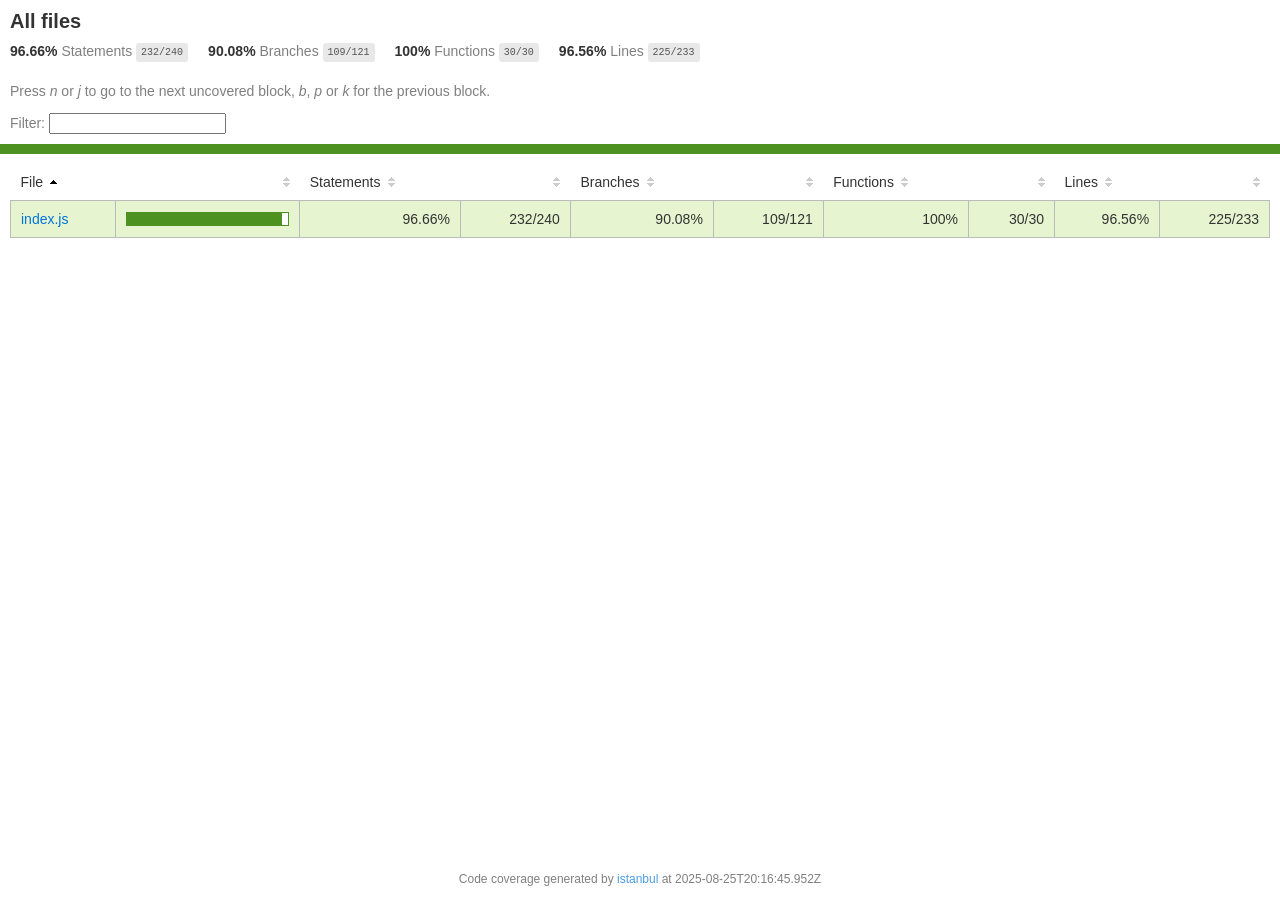
<file: backend/node_modules/kareem/coverage/lcov-report/index.html>
<!doctype html>
<html lang="en">

<head>
    <title>Code coverage report for All files</title>
    <meta charset="utf-8" />
    <link rel="stylesheet" href="prettify.css" />
    <link rel="stylesheet" href="base.css" />
    <link rel="shortcut icon" type="image/x-icon" href="favicon.png" />
    <meta name="viewport" content="width=device-width, initial-scale=1" />
    <style type='text/css'>
        .coverage-summary .sorter {
            background-image: url(sort-arrow-sprite.png);
        }
    </style>
</head>
    
<body>
<div class='wrapper'>
    <div class='pad1'>
        <h1>All files</h1>
        <div class='clearfix'>
            
            <div class='fl pad1y space-right2'>
                <span class="strong">96.66% </span>
                <span class="quiet">Statements</span>
                <span class='fraction'>232/240</span>
            </div>
        
            
            <div class='fl pad1y space-right2'>
                <span class="strong">90.08% </span>
                <span class="quiet">Branches</span>
                <span class='fraction'>109/121</span>
            </div>
        
            
            <div class='fl pad1y space-right2'>
                <span class="strong">100% </span>
                <span class="quiet">Functions</span>
                <span class='fraction'>30/30</span>
            </div>
        
            
            <div class='fl pad1y space-right2'>
                <span class="strong">96.56% </span>
                <span class="quiet">Lines</span>
                <span class='fraction'>225/233</span>
            </div>
        
            
        </div>
        <p class="quiet">
            Press <em>n</em> or <em>j</em> to go to the next uncovered block, <em>b</em>, <em>p</em> or <em>k</em> for the previous block.
        </p>
        <template id="filterTemplate">
            <div class="quiet">
                Filter:
                <input type="search" id="fileSearch">
            </div>
        </template>
    </div>
    <div class='status-line high'></div>
    <div class="pad1">
<table class="coverage-summary">
<thead>
<tr>
   <th data-col="file" data-fmt="html" data-html="true" class="file">File</th>
   <th data-col="pic" data-type="number" data-fmt="html" data-html="true" class="pic"></th>
   <th data-col="statements" data-type="number" data-fmt="pct" class="pct">Statements</th>
   <th data-col="statements_raw" data-type="number" data-fmt="html" class="abs"></th>
   <th data-col="branches" data-type="number" data-fmt="pct" class="pct">Branches</th>
   <th data-col="branches_raw" data-type="number" data-fmt="html" class="abs"></th>
   <th data-col="functions" data-type="number" data-fmt="pct" class="pct">Functions</th>
   <th data-col="functions_raw" data-type="number" data-fmt="html" class="abs"></th>
   <th data-col="lines" data-type="number" data-fmt="pct" class="pct">Lines</th>
   <th data-col="lines_raw" data-type="number" data-fmt="html" class="abs"></th>
</tr>
</thead>
<tbody><tr>
	<td class="file high" data-value="index.js"><a href="index.js.html">index.js</a></td>
	<td data-value="96.66" class="pic high">
	<div class="chart"><div class="cover-fill" style="width: 96%"></div><div class="cover-empty" style="width: 4%"></div></div>
	</td>
	<td data-value="96.66" class="pct high">96.66%</td>
	<td data-value="240" class="abs high">232/240</td>
	<td data-value="90.08" class="pct high">90.08%</td>
	<td data-value="121" class="abs high">109/121</td>
	<td data-value="100" class="pct high">100%</td>
	<td data-value="30" class="abs high">30/30</td>
	<td data-value="96.56" class="pct high">96.56%</td>
	<td data-value="233" class="abs high">225/233</td>
	</tr>

</tbody>
</table>
</div>
                <div class='push'></div><!-- for sticky footer -->
            </div><!-- /wrapper -->
            <div class='footer quiet pad2 space-top1 center small'>
                Code coverage generated by
                <a href="https://istanbul.js.org/" target="_blank" rel="noopener noreferrer">istanbul</a>
                at 2025-08-25T20:16:45.952Z
            </div>
        <script src="prettify.js"></script>
        <script>
            window.onload = function () {
                prettyPrint();
            };
        </script>
        <script src="sorter.js"></script>
        <script src="block-navigation.js"></script>
    </body>
</html>
</file>
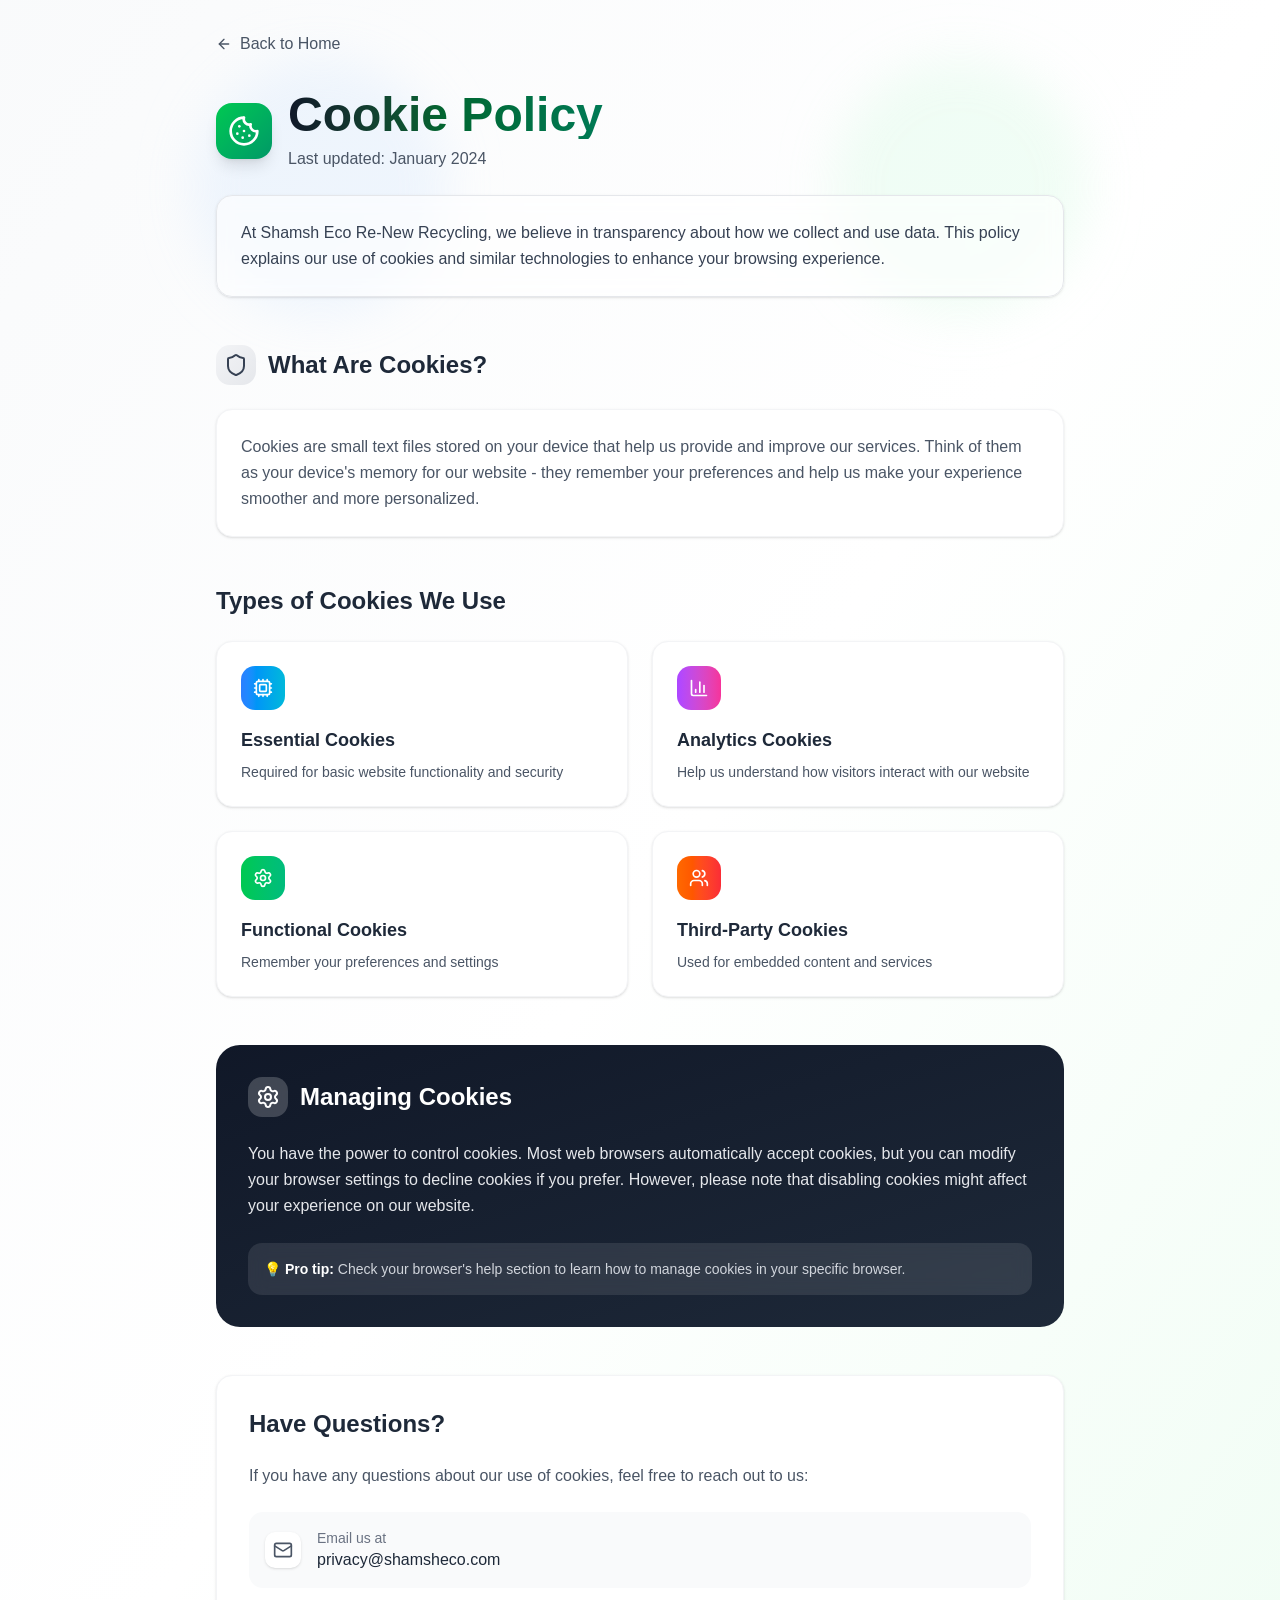
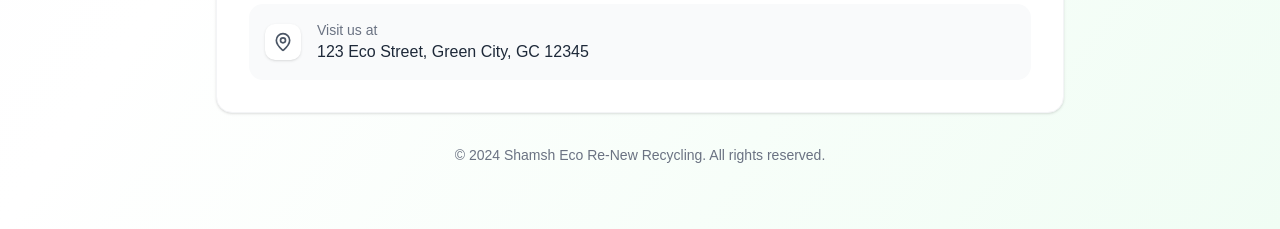
<file: cookiePolicy.html>
<!DOCTYPE html><!--1yGQMcWPJ5G7YcS882_h9--><html lang="en"><head><meta charSet="utf-8"/><meta name="viewport" content="width=device-width, initial-scale=1"/><link rel="preload" href="/_next/static/media/797e433ab948586e-s.p.29207c2f.woff2" as="font" crossorigin="" type="font/woff2"/><link rel="preload" href="/_next/static/media/caa3a2e1cccd8315-s.p.3b6cae6d.woff2" as="font" crossorigin="" type="font/woff2"/><link rel="stylesheet" href="/_next/static/chunks/d5264b2d664cfe35.css" data-precedence="next"/><link rel="preload" as="script" fetchPriority="low" href="/_next/static/chunks/3b4ac944450dc08c.js"/><script src="/_next/static/chunks/f091501564eb2ea3.js" async=""></script><script src="/_next/static/chunks/87037a5848f6727d.js" async=""></script><script src="/_next/static/chunks/2299466f6350072b.js" async=""></script><script src="/_next/static/chunks/turbopack-73c6f8545f2cdf8c.js" async=""></script><script src="/_next/static/chunks/a78a454430283b36.js" async=""></script><script src="/_next/static/chunks/65d33079f0f9c160.js" async=""></script><script src="/_next/static/chunks/ff1a16fafef87110.js" async=""></script><script src="/_next/static/chunks/d2be314c3ece3fbe.js" async=""></script><script src="/_next/static/chunks/18f38dbeee9f54d3.js" async=""></script><meta name="next-size-adjust" content=""/><title>Cookie Policy | Shamsh Eco Re-New Recycling</title><meta name="description" content="Read the Cookie Policy of Shamsh Eco Re-New Recycling to understand how we use cookies and tracking technologies."/><script src="/_next/static/chunks/a6dad97d9634a72d.js" noModule=""></script></head><body class="geist_a71539c9-module__T19VSG__variable geist_mono_8d43a2aa-module__8Li5zG__variable antialiased"><div hidden=""><!--$--><!--/$--></div><!--$--><div class="min-h-screen bg-gradient-to-br from-gray-50 via-white to-green-50"><div class="max-w-4xl mx-auto px-6 pt-8"><a class="inline-flex items-center text-gray-600 hover:text-green-600 transition-colors group" href="/"><svg xmlns="http://www.w3.org/2000/svg" width="24" height="24" viewBox="0 0 24 24" fill="none" stroke="currentColor" stroke-width="2" stroke-linecap="round" stroke-linejoin="round" class="lucide lucide-arrow-left w-4 h-4 mr-2 group-hover:-translate-x-1 transition-transform" aria-hidden="true"><path d="m12 19-7-7 7-7"></path><path d="M19 12H5"></path></svg>Back to Home</a></div><div class="relative max-w-4xl mx-auto px-6 pt-8 pb-12"><div class="absolute top-0 right-0 w-64 h-64 bg-green-200 rounded-full mix-blend-multiply filter blur-xl opacity-20 animate-blob"></div><div class="absolute top-0 left-0 w-64 h-64 bg-blue-200 rounded-full mix-blend-multiply filter blur-xl opacity-20 animate-blob animation-delay-2000"></div><div class="relative"><div class="flex items-center gap-4 mb-6"><div class="p-3 bg-gradient-to-br from-green-500 to-emerald-600 rounded-2xl shadow-lg"><svg xmlns="http://www.w3.org/2000/svg" width="24" height="24" viewBox="0 0 24 24" fill="none" stroke="currentColor" stroke-width="2" stroke-linecap="round" stroke-linejoin="round" class="lucide lucide-cookie w-8 h-8 text-white" aria-hidden="true"><path d="M12 2a10 10 0 1 0 10 10 4 4 0 0 1-5-5 4 4 0 0 1-5-5"></path><path d="M8.5 8.5v.01"></path><path d="M16 15.5v.01"></path><path d="M12 12v.01"></path><path d="M11 17v.01"></path><path d="M7 14v.01"></path></svg></div><div><h1 class="text-4xl md:text-5xl font-bold bg-gradient-to-r from-gray-900 via-green-800 to-emerald-700 bg-clip-text text-transparent">Cookie Policy</h1><p class="text-gray-600 mt-2">Last updated: January 2024</p></div></div><div class="bg-white/60 backdrop-blur-sm rounded-2xl p-6 border border-gray-200 shadow-sm"><p class="text-gray-700 leading-relaxed">At Shamsh Eco Re-New Recycling, we believe in transparency about how we collect and use data. This policy explains our use of cookies and similar technologies to enhance your browsing experience.</p></div></div></div><div class="max-w-4xl mx-auto px-6 pb-16"><section class="mb-12"><div class="flex items-center gap-3 mb-6"><div class="p-2 bg-gradient-to-br from-gray-100 to-gray-200 rounded-xl"><svg xmlns="http://www.w3.org/2000/svg" width="24" height="24" viewBox="0 0 24 24" fill="none" stroke="currentColor" stroke-width="2" stroke-linecap="round" stroke-linejoin="round" class="lucide lucide-shield w-6 h-6 text-gray-700" aria-hidden="true"><path d="M20 13c0 5-3.5 7.5-7.66 8.95a1 1 0 0 1-.67-.01C7.5 20.5 4 18 4 13V6a1 1 0 0 1 1-1c2 0 4.5-1.2 6.24-2.72a1.17 1.17 0 0 1 1.52 0C14.51 3.81 17 5 19 5a1 1 0 0 1 1 1z"></path></svg></div><h2 class="text-2xl font-bold text-gray-800">What Are Cookies?</h2></div><div class="bg-white rounded-2xl p-6 shadow-sm border border-gray-100 hover:shadow-md transition-shadow"><p class="text-gray-600 leading-relaxed">Cookies are small text files stored on your device that help us provide and improve our services. Think of them as your device&#x27;s memory for our website - they remember your preferences and help us make your experience smoother and more personalized.</p></div></section><section class="mb-12"><h2 class="text-2xl font-bold text-gray-800 mb-6">Types of Cookies We Use</h2><div class="grid md:grid-cols-2 gap-6"><div class="group bg-white rounded-2xl p-6 shadow-sm border border-gray-100 hover:shadow-xl transition-all duration-300 hover:-translate-y-1"><div class="inline-flex p-3 bg-gradient-to-r from-blue-500 to-cyan-500 rounded-xl text-white mb-4 group-hover:scale-110 transition-transform"><svg xmlns="http://www.w3.org/2000/svg" width="24" height="24" viewBox="0 0 24 24" fill="none" stroke="currentColor" stroke-width="2" stroke-linecap="round" stroke-linejoin="round" class="lucide lucide-cpu w-5 h-5" aria-hidden="true"><path d="M12 20v2"></path><path d="M12 2v2"></path><path d="M17 20v2"></path><path d="M17 2v2"></path><path d="M2 12h2"></path><path d="M2 17h2"></path><path d="M2 7h2"></path><path d="M20 12h2"></path><path d="M20 17h2"></path><path d="M20 7h2"></path><path d="M7 20v2"></path><path d="M7 2v2"></path><rect x="4" y="4" width="16" height="16" rx="2"></rect><rect x="8" y="8" width="8" height="8" rx="1"></rect></svg></div><h3 class="text-lg font-semibold text-gray-800 mb-2">Essential Cookies</h3><p class="text-gray-600 text-sm">Required for basic website functionality and security</p></div><div class="group bg-white rounded-2xl p-6 shadow-sm border border-gray-100 hover:shadow-xl transition-all duration-300 hover:-translate-y-1"><div class="inline-flex p-3 bg-gradient-to-r from-purple-500 to-pink-500 rounded-xl text-white mb-4 group-hover:scale-110 transition-transform"><svg xmlns="http://www.w3.org/2000/svg" width="24" height="24" viewBox="0 0 24 24" fill="none" stroke="currentColor" stroke-width="2" stroke-linecap="round" stroke-linejoin="round" class="lucide lucide-chart-column w-5 h-5" aria-hidden="true"><path d="M3 3v16a2 2 0 0 0 2 2h16"></path><path d="M18 17V9"></path><path d="M13 17V5"></path><path d="M8 17v-3"></path></svg></div><h3 class="text-lg font-semibold text-gray-800 mb-2">Analytics Cookies</h3><p class="text-gray-600 text-sm">Help us understand how visitors interact with our website</p></div><div class="group bg-white rounded-2xl p-6 shadow-sm border border-gray-100 hover:shadow-xl transition-all duration-300 hover:-translate-y-1"><div class="inline-flex p-3 bg-gradient-to-r from-green-500 to-emerald-500 rounded-xl text-white mb-4 group-hover:scale-110 transition-transform"><svg xmlns="http://www.w3.org/2000/svg" width="24" height="24" viewBox="0 0 24 24" fill="none" stroke="currentColor" stroke-width="2" stroke-linecap="round" stroke-linejoin="round" class="lucide lucide-settings w-5 h-5" aria-hidden="true"><path d="M9.671 4.136a2.34 2.34 0 0 1 4.659 0 2.34 2.34 0 0 0 3.319 1.915 2.34 2.34 0 0 1 2.33 4.033 2.34 2.34 0 0 0 0 3.831 2.34 2.34 0 0 1-2.33 4.033 2.34 2.34 0 0 0-3.319 1.915 2.34 2.34 0 0 1-4.659 0 2.34 2.34 0 0 0-3.32-1.915 2.34 2.34 0 0 1-2.33-4.033 2.34 2.34 0 0 0 0-3.831A2.34 2.34 0 0 1 6.35 6.051a2.34 2.34 0 0 0 3.319-1.915"></path><circle cx="12" cy="12" r="3"></circle></svg></div><h3 class="text-lg font-semibold text-gray-800 mb-2">Functional Cookies</h3><p class="text-gray-600 text-sm">Remember your preferences and settings</p></div><div class="group bg-white rounded-2xl p-6 shadow-sm border border-gray-100 hover:shadow-xl transition-all duration-300 hover:-translate-y-1"><div class="inline-flex p-3 bg-gradient-to-r from-orange-500 to-red-500 rounded-xl text-white mb-4 group-hover:scale-110 transition-transform"><svg xmlns="http://www.w3.org/2000/svg" width="24" height="24" viewBox="0 0 24 24" fill="none" stroke="currentColor" stroke-width="2" stroke-linecap="round" stroke-linejoin="round" class="lucide lucide-users w-5 h-5" aria-hidden="true"><path d="M16 21v-2a4 4 0 0 0-4-4H6a4 4 0 0 0-4 4v2"></path><path d="M16 3.128a4 4 0 0 1 0 7.744"></path><path d="M22 21v-2a4 4 0 0 0-3-3.87"></path><circle cx="9" cy="7" r="4"></circle></svg></div><h3 class="text-lg font-semibold text-gray-800 mb-2">Third-Party Cookies</h3><p class="text-gray-600 text-sm">Used for embedded content and services</p></div></div></section><section class="mb-12"><div class="bg-gradient-to-br from-gray-900 to-gray-800 rounded-3xl p-8 text-white"><div class="flex items-center gap-3 mb-6"><div class="p-2 bg-white/20 rounded-xl backdrop-blur-sm"><svg xmlns="http://www.w3.org/2000/svg" width="24" height="24" viewBox="0 0 24 24" fill="none" stroke="currentColor" stroke-width="2" stroke-linecap="round" stroke-linejoin="round" class="lucide lucide-settings w-6 h-6" aria-hidden="true"><path d="M9.671 4.136a2.34 2.34 0 0 1 4.659 0 2.34 2.34 0 0 0 3.319 1.915 2.34 2.34 0 0 1 2.33 4.033 2.34 2.34 0 0 0 0 3.831 2.34 2.34 0 0 1-2.33 4.033 2.34 2.34 0 0 0-3.319 1.915 2.34 2.34 0 0 1-4.659 0 2.34 2.34 0 0 0-3.32-1.915 2.34 2.34 0 0 1-2.33-4.033 2.34 2.34 0 0 0 0-3.831A2.34 2.34 0 0 1 6.35 6.051a2.34 2.34 0 0 0 3.319-1.915"></path><circle cx="12" cy="12" r="3"></circle></svg></div><h2 class="text-2xl font-bold">Managing Cookies</h2></div><p class="text-gray-200 mb-6 leading-relaxed">You have the power to control cookies. Most web browsers automatically accept cookies, but you can modify your browser settings to decline cookies if you prefer. However, please note that disabling cookies might affect your experience on our website.</p><div class="bg-white/10 rounded-xl p-4 backdrop-blur-sm"><p class="text-sm text-gray-300"><span class="font-semibold text-white">💡 Pro tip:</span> Check your browser&#x27;s help section to learn how to manage cookies in your specific browser.</p></div></div></section><section class="bg-white rounded-2xl p-8 shadow-sm border border-gray-100"><h2 class="text-2xl font-bold text-gray-800 mb-6">Have Questions?</h2><p class="text-gray-600 mb-6">If you have any questions about our use of cookies, feel free to reach out to us:</p><div class="space-y-4"><div class="flex items-center gap-4 p-4 bg-gray-50 rounded-xl hover:bg-green-50 transition-colors group"><div class="p-2 bg-white rounded-lg shadow-sm group-hover:bg-green-500 group-hover:text-white transition-colors"><svg xmlns="http://www.w3.org/2000/svg" width="24" height="24" viewBox="0 0 24 24" fill="none" stroke="currentColor" stroke-width="2" stroke-linecap="round" stroke-linejoin="round" class="lucide lucide-mail w-5 h-5 text-gray-600 group-hover:text-white" aria-hidden="true"><path d="m22 7-8.991 5.727a2 2 0 0 1-2.009 0L2 7"></path><rect x="2" y="4" width="20" height="16" rx="2"></rect></svg></div><div><p class="text-sm text-gray-500">Email us at</p><p class="text-gray-800 font-medium">privacy@shamsheco.com</p></div></div><div class="flex items-center gap-4 p-4 bg-gray-50 rounded-xl hover:bg-green-50 transition-colors group"><div class="p-2 bg-white rounded-lg shadow-sm group-hover:bg-green-500 group-hover:text-white transition-colors"><svg xmlns="http://www.w3.org/2000/svg" width="24" height="24" viewBox="0 0 24 24" fill="none" stroke="currentColor" stroke-width="2" stroke-linecap="round" stroke-linejoin="round" class="lucide lucide-map-pin w-5 h-5 text-gray-600 group-hover:text-white" aria-hidden="true"><path d="M20 10c0 4.993-5.539 10.193-7.399 11.799a1 1 0 0 1-1.202 0C9.539 20.193 4 14.993 4 10a8 8 0 0 1 16 0"></path><circle cx="12" cy="10" r="3"></circle></svg></div><div><p class="text-sm text-gray-500">Visit us at</p><p class="text-gray-800 font-medium">123 Eco Street, Green City, GC 12345</p></div></div></div></section><div class="mt-8 text-center text-sm text-gray-500"><p>© 2024 Shamsh Eco Re-New Recycling. All rights reserved.</p></div></div></div><!--$--><!--/$--><!--/$--><section aria-label="Notifications alt+T" tabindex="-1" aria-live="polite" aria-relevant="additions text" aria-atomic="false"></section><script src="/_next/static/chunks/3b4ac944450dc08c.js" id="_R_" async=""></script><script>(self.__next_f=self.__next_f||[]).push([0])</script><script>self.__next_f.push([1,"1:\"$Sreact.fragment\"\n2:I[46039,[\"/_next/static/chunks/a78a454430283b36.js\",\"/_next/static/chunks/65d33079f0f9c160.js\"],\"default\"]\n3:I[39756,[\"/_next/static/chunks/ff1a16fafef87110.js\",\"/_next/static/chunks/d2be314c3ece3fbe.js\"],\"default\"]\n4:I[37457,[\"/_next/static/chunks/ff1a16fafef87110.js\",\"/_next/static/chunks/d2be314c3ece3fbe.js\"],\"default\"]\n5:I[22016,[\"/_next/static/chunks/a78a454430283b36.js\",\"/_next/static/chunks/65d33079f0f9c160.js\",\"/_next/static/chunks/18f38dbeee9f54d3.js\"],\"\"]\n10:I[68027,[\"/_next/static/chunks/ff1a16fafef87110.js\",\"/_next/static/chunks/d2be314c3ece3fbe.js\"],\"default\"]\n:HL[\"/_next/static/chunks/d5264b2d664cfe35.css\",\"style\"]\n:HL[\"/_next/static/media/797e433ab948586e-s.p.29207c2f.woff2\",\"font\",{\"crossOrigin\":\"\",\"type\":\"font/woff2\"}]\n:HL[\"/_next/static/media/caa3a2e1cccd8315-s.p.3b6cae6d.woff2\",\"font\",{\"crossOrigin\":\"\",\"type\":\"font/woff2\"}]\n"])</script><script>self.__next_f.push([1,"0:{\"P\":null,\"b\":\"1yGQMcWPJ5G7YcS882_h9\",\"c\":[\"\",\"cookiePolicy\"],\"q\":\"\",\"i\":false,\"f\":[[[\"\",{\"children\":[\"(info-routes)\",{\"children\":[\"cookiePolicy\",{\"children\":[\"__PAGE__\",{}]}]}]},\"$undefined\",\"$undefined\",true],[[\"$\",\"$1\",\"c\",{\"children\":[[[\"$\",\"link\",\"0\",{\"rel\":\"stylesheet\",\"href\":\"/_next/static/chunks/d5264b2d664cfe35.css\",\"precedence\":\"next\",\"crossOrigin\":\"$undefined\",\"nonce\":\"$undefined\"}],[\"$\",\"script\",\"script-0\",{\"src\":\"/_next/static/chunks/a78a454430283b36.js\",\"async\":true,\"nonce\":\"$undefined\"}],[\"$\",\"script\",\"script-1\",{\"src\":\"/_next/static/chunks/65d33079f0f9c160.js\",\"async\":true,\"nonce\":\"$undefined\"}]],[\"$\",\"html\",null,{\"lang\":\"en\",\"children\":[\"$\",\"body\",null,{\"className\":\"geist_a71539c9-module__T19VSG__variable geist_mono_8d43a2aa-module__8Li5zG__variable antialiased\",\"children\":[\"$\",\"$L2\",null,{\"children\":[\"$\",\"$L3\",null,{\"parallelRouterKey\":\"children\",\"error\":\"$undefined\",\"errorStyles\":\"$undefined\",\"errorScripts\":\"$undefined\",\"template\":[\"$\",\"$L4\",null,{}],\"templateStyles\":\"$undefined\",\"templateScripts\":\"$undefined\",\"notFound\":[[\"$\",\"div\",null,{\"children\":\"NotFound\"}],[]],\"forbidden\":\"$undefined\",\"unauthorized\":\"$undefined\"}]}]}]}]]}],{\"children\":[[\"$\",\"$1\",\"c\",{\"children\":[null,[\"$\",\"$L3\",null,{\"parallelRouterKey\":\"children\",\"error\":\"$undefined\",\"errorStyles\":\"$undefined\",\"errorScripts\":\"$undefined\",\"template\":[\"$\",\"$L4\",null,{}],\"templateStyles\":\"$undefined\",\"templateScripts\":\"$undefined\",\"notFound\":[[\"$\",\"div\",null,{\"children\":\"NotFound\"}],[]],\"forbidden\":\"$undefined\",\"unauthorized\":\"$undefined\"}]]}],{\"children\":[[\"$\",\"$1\",\"c\",{\"children\":[null,[\"$\",\"$L3\",null,{\"parallelRouterKey\":\"children\",\"error\":\"$undefined\",\"errorStyles\":\"$undefined\",\"errorScripts\":\"$undefined\",\"template\":[\"$\",\"$L4\",null,{}],\"templateStyles\":\"$undefined\",\"templateScripts\":\"$undefined\",\"notFound\":\"$undefined\",\"forbidden\":\"$undefined\",\"unauthorized\":\"$undefined\"}]]}],{\"children\":[[\"$\",\"$1\",\"c\",{\"children\":[[\"$\",\"div\",null,{\"className\":\"min-h-screen bg-gradient-to-br from-gray-50 via-white to-green-50\",\"children\":[[\"$\",\"div\",null,{\"className\":\"max-w-4xl mx-auto px-6 pt-8\",\"children\":[\"$\",\"$L5\",null,{\"href\":\"/\",\"className\":\"inline-flex items-center text-gray-600 hover:text-green-600 transition-colors group\",\"children\":[[\"$\",\"svg\",null,{\"ref\":\"$undefined\",\"xmlns\":\"http://www.w3.org/2000/svg\",\"width\":24,\"height\":24,\"viewBox\":\"0 0 24 24\",\"fill\":\"none\",\"stroke\":\"currentColor\",\"strokeWidth\":2,\"strokeLinecap\":\"round\",\"strokeLinejoin\":\"round\",\"className\":\"lucide lucide-arrow-left w-4 h-4 mr-2 group-hover:-translate-x-1 transition-transform\",\"aria-hidden\":\"true\",\"children\":[[\"$\",\"path\",\"1l729n\",{\"d\":\"m12 19-7-7 7-7\"}],[\"$\",\"path\",\"x3x0zl\",{\"d\":\"M19 12H5\"}],\"$undefined\"]}],\"Back to Home\"]}]}],[\"$\",\"div\",null,{\"className\":\"relative max-w-4xl mx-auto px-6 pt-8 pb-12\",\"children\":[[\"$\",\"div\",null,{\"className\":\"absolute top-0 right-0 w-64 h-64 bg-green-200 rounded-full mix-blend-multiply filter blur-xl opacity-20 animate-blob\"}],[\"$\",\"div\",null,{\"className\":\"absolute top-0 left-0 w-64 h-64 bg-blue-200 rounded-full mix-blend-multiply filter blur-xl opacity-20 animate-blob animation-delay-2000\"}],[\"$\",\"div\",null,{\"className\":\"relative\",\"children\":[[\"$\",\"div\",null,{\"className\":\"flex items-center gap-4 mb-6\",\"children\":[[\"$\",\"div\",null,{\"className\":\"p-3 bg-gradient-to-br from-green-500 to-emerald-600 rounded-2xl shadow-lg\",\"children\":[\"$\",\"svg\",null,{\"ref\":\"$undefined\",\"xmlns\":\"http://www.w3.org/2000/svg\",\"width\":24,\"height\":24,\"viewBox\":\"0 0 24 24\",\"fill\":\"none\",\"stroke\":\"currentColor\",\"strokeWidth\":2,\"strokeLinecap\":\"round\",\"strokeLinejoin\":\"round\",\"className\":\"lucide lucide-cookie w-8 h-8 text-white\",\"aria-hidden\":\"true\",\"children\":[[\"$\",\"path\",\"laymnq\",{\"d\":\"M12 2a10 10 0 1 0 10 10 4 4 0 0 1-5-5 4 4 0 0 1-5-5\"}],[\"$\",\"path\",\"ue8clq\",{\"d\":\"M8.5 8.5v.01\"}],[\"$\",\"path\",\"14dtrp\",{\"d\":\"M16 15.5v.01\"}],[\"$\",\"path\",\"u5ubse\",{\"d\":\"M12 12v.01\"}],[\"$\",\"path\",\"1hyl5a\",{\"d\":\"M11 17v.01\"}],[\"$\",\"path\",\"uct60s\",{\"d\":\"M7 14v.01\"}],\"$undefined\"]}]}],[\"$\",\"div\",null,{\"children\":[[\"$\",\"h1\",null,{\"className\":\"text-4xl md:text-5xl font-bold bg-gradient-to-r from-gray-900 via-green-800 to-emerald-700 bg-clip-text text-transparent\",\"children\":\"Cookie Policy\"}],[\"$\",\"p\",null,{\"className\":\"text-gray-600 mt-2\",\"children\":\"Last updated: January 2024\"}]]}]]}],[\"$\",\"div\",null,{\"className\":\"bg-white/60 backdrop-blur-sm rounded-2xl p-6 border border-gray-200 shadow-sm\",\"children\":[\"$\",\"p\",null,{\"className\":\"text-gray-700 leading-relaxed\",\"children\":\"At Shamsh Eco Re-New Recycling, we believe in transparency about how we collect and use data. This policy explains our use of cookies and similar technologies to enhance your browsing experience.\"}]}]]}]]}],[\"$\",\"div\",null,{\"className\":\"max-w-4xl mx-auto px-6 pb-16\",\"children\":[[\"$\",\"section\",null,{\"className\":\"mb-12\",\"children\":[\"$L6\",\"$L7\"]}],\"$L8\",\"$L9\",\"$La\",\"$Lb\"]}]]}],[\"$Lc\"],\"$Ld\"]}],{},null,false,false]},null,false,false]},null,false,false]},[\"$Le\",[],[]],false,false],\"$Lf\",false]],\"m\":\"$undefined\",\"G\":[\"$10\",[]],\"S\":true}\n"])</script><script>self.__next_f.push([1,"14:I[97367,[\"/_next/static/chunks/ff1a16fafef87110.js\",\"/_next/static/chunks/d2be314c3ece3fbe.js\"],\"OutletBoundary\"]\n15:\"$Sreact.suspense\"\n17:I[97367,[\"/_next/static/chunks/ff1a16fafef87110.js\",\"/_next/static/chunks/d2be314c3ece3fbe.js\"],\"ViewportBoundary\"]\n19:I[97367,[\"/_next/static/chunks/ff1a16fafef87110.js\",\"/_next/static/chunks/d2be314c3ece3fbe.js\"],\"MetadataBoundary\"]\n6:[\"$\",\"div\",null,{\"className\":\"flex items-center gap-3 mb-6\",\"children\":[[\"$\",\"div\",null,{\"className\":\"p-2 bg-gradient-to-br from-gray-100 to-gray-200 rounded-xl\",\"children\":[\"$\",\"svg\",null,{\"ref\":\"$undefined\",\"xmlns\":\"http://www.w3.org/2000/svg\",\"width\":24,\"height\":24,\"viewBox\":\"0 0 24 24\",\"fill\":\"none\",\"stroke\":\"currentColor\",\"strokeWidth\":2,\"strokeLinecap\":\"round\",\"strokeLinejoin\":\"round\",\"className\":\"lucide lucide-shield w-6 h-6 text-gray-700\",\"aria-hidden\":\"true\",\"children\":[[\"$\",\"path\",\"oel41y\",{\"d\":\"M20 13c0 5-3.5 7.5-7.66 8.95a1 1 0 0 1-.67-.01C7.5 20.5 4 18 4 13V6a1 1 0 0 1 1-1c2 0 4.5-1.2 6.24-2.72a1.17 1.17 0 0 1 1.52 0C14.51 3.81 17 5 19 5a1 1 0 0 1 1 1z\"}],\"$undefined\"]}]}],[\"$\",\"h2\",null,{\"className\":\"text-2xl font-bold text-gray-800\",\"children\":\"What Are Cookies?\"}]]}]\n7:[\"$\",\"div\",null,{\"className\":\"bg-white rounded-2xl p-6 shadow-sm border border-gray-100 hover:shadow-md transition-shadow\",\"children\":[\"$\",\"p\",null,{\"className\":\"text-gray-600 leading-relaxed\",\"children\":\"Cookies are small text files stored on your device that help us provide and improve our services. Think of them as your device's memory for our website - they remember your preferences and help us make your experience smoother and more personalized.\"}]}]\n"])</script><script>self.__next_f.push([1,"8:[\"$\",\"section\",null,{\"className\":\"mb-12\",\"children\":[[\"$\",\"h2\",null,{\"className\":\"text-2xl font-bold text-gray-800 mb-6\",\"children\":\"Types of Cookies We Use\"}],[\"$\",\"div\",null,{\"className\":\"grid md:grid-cols-2 gap-6\",\"children\":[[\"$\",\"div\",\"0\",{\"className\":\"group bg-white rounded-2xl p-6 shadow-sm border border-gray-100 hover:shadow-xl transition-all duration-300 hover:-translate-y-1\",\"children\":[[\"$\",\"div\",null,{\"className\":\"inline-flex p-3 bg-gradient-to-r from-blue-500 to-cyan-500 rounded-xl text-white mb-4 group-hover:scale-110 transition-transform\",\"children\":[\"$\",\"svg\",null,{\"ref\":\"$undefined\",\"xmlns\":\"http://www.w3.org/2000/svg\",\"width\":24,\"height\":24,\"viewBox\":\"0 0 24 24\",\"fill\":\"none\",\"stroke\":\"currentColor\",\"strokeWidth\":2,\"strokeLinecap\":\"round\",\"strokeLinejoin\":\"round\",\"className\":\"lucide lucide-cpu w-5 h-5\",\"aria-hidden\":\"true\",\"children\":[[\"$\",\"path\",\"1lh1kg\",{\"d\":\"M12 20v2\"}],[\"$\",\"path\",\"tus03m\",{\"d\":\"M12 2v2\"}],[\"$\",\"path\",\"1rnc9c\",{\"d\":\"M17 20v2\"}],[\"$\",\"path\",\"11trls\",{\"d\":\"M17 2v2\"}],[\"$\",\"path\",\"1t8f8n\",{\"d\":\"M2 12h2\"}],[\"$\",\"path\",\"7oei6x\",{\"d\":\"M2 17h2\"}],[\"$\",\"path\",\"asdhe0\",{\"d\":\"M2 7h2\"}],[\"$\",\"path\",\"1q8mjw\",{\"d\":\"M20 12h2\"}],[\"$\",\"path\",\"1fpfkl\",{\"d\":\"M20 17h2\"}],[\"$\",\"path\",\"1o8tra\",{\"d\":\"M20 7h2\"}],[\"$\",\"path\",\"4gnj0m\",{\"d\":\"M7 20v2\"}],[\"$\",\"path\",\"1i4yhu\",{\"d\":\"M7 2v2\"}],[\"$\",\"rect\",\"1vbyd7\",{\"x\":\"4\",\"y\":\"4\",\"width\":\"16\",\"height\":\"16\",\"rx\":\"2\"}],[\"$\",\"rect\",\"z9xiuo\",{\"x\":\"8\",\"y\":\"8\",\"width\":\"8\",\"height\":\"8\",\"rx\":\"1\"}],\"$undefined\"]}]}],[\"$\",\"h3\",null,{\"className\":\"text-lg font-semibold text-gray-800 mb-2\",\"children\":\"Essential Cookies\"}],[\"$\",\"p\",null,{\"className\":\"text-gray-600 text-sm\",\"children\":\"Required for basic website functionality and security\"}]]}],[\"$\",\"div\",\"1\",{\"className\":\"group bg-white rounded-2xl p-6 shadow-sm border border-gray-100 hover:shadow-xl transition-all duration-300 hover:-translate-y-1\",\"children\":[[\"$\",\"div\",null,{\"className\":\"inline-flex p-3 bg-gradient-to-r from-purple-500 to-pink-500 rounded-xl text-white mb-4 group-hover:scale-110 transition-transform\",\"children\":[\"$\",\"svg\",null,{\"ref\":\"$undefined\",\"xmlns\":\"http://www.w3.org/2000/svg\",\"width\":24,\"height\":24,\"viewBox\":\"0 0 24 24\",\"fill\":\"none\",\"stroke\":\"currentColor\",\"strokeWidth\":2,\"strokeLinecap\":\"round\",\"strokeLinejoin\":\"round\",\"className\":\"lucide lucide-chart-column w-5 h-5\",\"aria-hidden\":\"true\",\"children\":[[\"$\",\"path\",\"c24i48\",{\"d\":\"M3 3v16a2 2 0 0 0 2 2h16\"}],[\"$\",\"path\",\"2bz60n\",{\"d\":\"M18 17V9\"}],[\"$\",\"path\",\"1frdt8\",{\"d\":\"M13 17V5\"}],[\"$\",\"path\",\"17ska0\",{\"d\":\"M8 17v-3\"}],\"$undefined\"]}]}],[\"$\",\"h3\",null,{\"className\":\"text-lg font-semibold text-gray-800 mb-2\",\"children\":\"Analytics Cookies\"}],[\"$\",\"p\",null,{\"className\":\"text-gray-600 text-sm\",\"children\":\"Help us understand how visitors interact with our website\"}]]}],[\"$\",\"div\",\"2\",{\"className\":\"group bg-white rounded-2xl p-6 shadow-sm border border-gray-100 hover:shadow-xl transition-all duration-300 hover:-translate-y-1\",\"children\":[[\"$\",\"div\",null,{\"className\":\"inline-flex p-3 bg-gradient-to-r from-green-500 to-emerald-500 rounded-xl text-white mb-4 group-hover:scale-110 transition-transform\",\"children\":[\"$\",\"svg\",null,{\"ref\":\"$undefined\",\"xmlns\":\"http://www.w3.org/2000/svg\",\"width\":24,\"height\":24,\"viewBox\":\"0 0 24 24\",\"fill\":\"none\",\"stroke\":\"currentColor\",\"strokeWidth\":2,\"strokeLinecap\":\"round\",\"strokeLinejoin\":\"round\",\"className\":\"lucide lucide-settings w-5 h-5\",\"aria-hidden\":\"true\",\"children\":[[\"$\",\"path\",\"1i5ecw\",{\"d\":\"M9.671 4.136a2.34 2.34 0 0 1 4.659 0 2.34 2.34 0 0 0 3.319 1.915 2.34 2.34 0 0 1 2.33 4.033 2.34 2.34 0 0 0 0 3.831 2.34 2.34 0 0 1-2.33 4.033 2.34 2.34 0 0 0-3.319 1.915 2.34 2.34 0 0 1-4.659 0 2.34 2.34 0 0 0-3.32-1.915 2.34 2.34 0 0 1-2.33-4.033 2.34 2.34 0 0 0 0-3.831A2.34 2.34 0 0 1 6.35 6.051a2.34 2.34 0 0 0 3.319-1.915\"}],[\"$\",\"circle\",\"1v7zrd\",{\"cx\":\"12\",\"cy\":\"12\",\"r\":\"3\"}],\"$undefined\"]}]}],[\"$\",\"h3\",null,{\"className\":\"text-lg font-semibold text-gray-800 mb-2\",\"children\":\"Functional Cookies\"}],[\"$\",\"p\",null,{\"className\":\"text-gray-600 text-sm\",\"children\":\"Remember your preferences and settings\"}]]}],[\"$\",\"div\",\"3\",{\"className\":\"group bg-white rounded-2xl p-6 shadow-sm border border-gray-100 hover:shadow-xl transition-all duration-300 hover:-translate-y-1\",\"children\":[\"$L11\",\"$L12\",\"$L13\"]}]]}]]}]\n"])</script><script>self.__next_f.push([1,"9:[\"$\",\"section\",null,{\"className\":\"mb-12\",\"children\":[\"$\",\"div\",null,{\"className\":\"bg-gradient-to-br from-gray-900 to-gray-800 rounded-3xl p-8 text-white\",\"children\":[[\"$\",\"div\",null,{\"className\":\"flex items-center gap-3 mb-6\",\"children\":[[\"$\",\"div\",null,{\"className\":\"p-2 bg-white/20 rounded-xl backdrop-blur-sm\",\"children\":[\"$\",\"svg\",null,{\"ref\":\"$undefined\",\"xmlns\":\"http://www.w3.org/2000/svg\",\"width\":24,\"height\":24,\"viewBox\":\"0 0 24 24\",\"fill\":\"none\",\"stroke\":\"currentColor\",\"strokeWidth\":2,\"strokeLinecap\":\"round\",\"strokeLinejoin\":\"round\",\"className\":\"lucide lucide-settings w-6 h-6\",\"aria-hidden\":\"true\",\"children\":[[\"$\",\"path\",\"1i5ecw\",{\"d\":\"M9.671 4.136a2.34 2.34 0 0 1 4.659 0 2.34 2.34 0 0 0 3.319 1.915 2.34 2.34 0 0 1 2.33 4.033 2.34 2.34 0 0 0 0 3.831 2.34 2.34 0 0 1-2.33 4.033 2.34 2.34 0 0 0-3.319 1.915 2.34 2.34 0 0 1-4.659 0 2.34 2.34 0 0 0-3.32-1.915 2.34 2.34 0 0 1-2.33-4.033 2.34 2.34 0 0 0 0-3.831A2.34 2.34 0 0 1 6.35 6.051a2.34 2.34 0 0 0 3.319-1.915\"}],[\"$\",\"circle\",\"1v7zrd\",{\"cx\":\"12\",\"cy\":\"12\",\"r\":\"3\"}],\"$undefined\"]}]}],[\"$\",\"h2\",null,{\"className\":\"text-2xl font-bold\",\"children\":\"Managing Cookies\"}]]}],[\"$\",\"p\",null,{\"className\":\"text-gray-200 mb-6 leading-relaxed\",\"children\":\"You have the power to control cookies. Most web browsers automatically accept cookies, but you can modify your browser settings to decline cookies if you prefer. However, please note that disabling cookies might affect your experience on our website.\"}],[\"$\",\"div\",null,{\"className\":\"bg-white/10 rounded-xl p-4 backdrop-blur-sm\",\"children\":[\"$\",\"p\",null,{\"className\":\"text-sm text-gray-300\",\"children\":[[\"$\",\"span\",null,{\"className\":\"font-semibold text-white\",\"children\":\"💡 Pro tip:\"}],\" Check your browser's help section to learn how to manage cookies in your specific browser.\"]}]}]]}]}]\n"])</script><script>self.__next_f.push([1,"a:[\"$\",\"section\",null,{\"className\":\"bg-white rounded-2xl p-8 shadow-sm border border-gray-100\",\"children\":[[\"$\",\"h2\",null,{\"className\":\"text-2xl font-bold text-gray-800 mb-6\",\"children\":\"Have Questions?\"}],[\"$\",\"p\",null,{\"className\":\"text-gray-600 mb-6\",\"children\":\"If you have any questions about our use of cookies, feel free to reach out to us:\"}],[\"$\",\"div\",null,{\"className\":\"space-y-4\",\"children\":[[\"$\",\"div\",null,{\"className\":\"flex items-center gap-4 p-4 bg-gray-50 rounded-xl hover:bg-green-50 transition-colors group\",\"children\":[[\"$\",\"div\",null,{\"className\":\"p-2 bg-white rounded-lg shadow-sm group-hover:bg-green-500 group-hover:text-white transition-colors\",\"children\":[\"$\",\"svg\",null,{\"ref\":\"$undefined\",\"xmlns\":\"http://www.w3.org/2000/svg\",\"width\":24,\"height\":24,\"viewBox\":\"0 0 24 24\",\"fill\":\"none\",\"stroke\":\"currentColor\",\"strokeWidth\":2,\"strokeLinecap\":\"round\",\"strokeLinejoin\":\"round\",\"className\":\"lucide lucide-mail w-5 h-5 text-gray-600 group-hover:text-white\",\"aria-hidden\":\"true\",\"children\":[[\"$\",\"path\",\"132q7q\",{\"d\":\"m22 7-8.991 5.727a2 2 0 0 1-2.009 0L2 7\"}],[\"$\",\"rect\",\"izxlao\",{\"x\":\"2\",\"y\":\"4\",\"width\":\"20\",\"height\":\"16\",\"rx\":\"2\"}],\"$undefined\"]}]}],[\"$\",\"div\",null,{\"children\":[[\"$\",\"p\",null,{\"className\":\"text-sm text-gray-500\",\"children\":\"Email us at\"}],[\"$\",\"p\",null,{\"className\":\"text-gray-800 font-medium\",\"children\":\"privacy@shamsheco.com\"}]]}]]}],[\"$\",\"div\",null,{\"className\":\"flex items-center gap-4 p-4 bg-gray-50 rounded-xl hover:bg-green-50 transition-colors group\",\"children\":[[\"$\",\"div\",null,{\"className\":\"p-2 bg-white rounded-lg shadow-sm group-hover:bg-green-500 group-hover:text-white transition-colors\",\"children\":[\"$\",\"svg\",null,{\"ref\":\"$undefined\",\"xmlns\":\"http://www.w3.org/2000/svg\",\"width\":24,\"height\":24,\"viewBox\":\"0 0 24 24\",\"fill\":\"none\",\"stroke\":\"currentColor\",\"strokeWidth\":2,\"strokeLinecap\":\"round\",\"strokeLinejoin\":\"round\",\"className\":\"lucide lucide-map-pin w-5 h-5 text-gray-600 group-hover:text-white\",\"aria-hidden\":\"true\",\"children\":[[\"$\",\"path\",\"1r0f0z\",{\"d\":\"M20 10c0 4.993-5.539 10.193-7.399 11.799a1 1 0 0 1-1.202 0C9.539 20.193 4 14.993 4 10a8 8 0 0 1 16 0\"}],[\"$\",\"circle\",\"ilqhr7\",{\"cx\":\"12\",\"cy\":\"10\",\"r\":\"3\"}],\"$undefined\"]}]}],[\"$\",\"div\",null,{\"children\":[[\"$\",\"p\",null,{\"className\":\"text-sm text-gray-500\",\"children\":\"Visit us at\"}],[\"$\",\"p\",null,{\"className\":\"text-gray-800 font-medium\",\"children\":\"123 Eco Street, Green City, GC 12345\"}]]}]]}]]}]]}]\n"])</script><script>self.__next_f.push([1,"b:[\"$\",\"div\",null,{\"className\":\"mt-8 text-center text-sm text-gray-500\",\"children\":[\"$\",\"p\",null,{\"children\":\"© 2024 Shamsh Eco Re-New Recycling. All rights reserved.\"}]}]\nc:[\"$\",\"script\",\"script-0\",{\"src\":\"/_next/static/chunks/18f38dbeee9f54d3.js\",\"async\":true,\"nonce\":\"$undefined\"}]\nd:[\"$\",\"$L14\",null,{\"children\":[\"$\",\"$15\",null,{\"name\":\"Next.MetadataOutlet\",\"children\":\"$@16\"}]}]\ne:[\"$\",\"div\",\"l\",{\"children\":\"Loading\"}]\nf:[\"$\",\"$1\",\"h\",{\"children\":[null,[\"$\",\"$L17\",null,{\"children\":\"$L18\"}],[\"$\",\"div\",null,{\"hidden\":true,\"children\":[\"$\",\"$L19\",null,{\"children\":[\"$\",\"$15\",null,{\"name\":\"Next.Metadata\",\"children\":\"$L1a\"}]}]}],[\"$\",\"meta\",null,{\"name\":\"next-size-adjust\",\"content\":\"\"}]]}]\n"])</script><script>self.__next_f.push([1,"11:[\"$\",\"div\",null,{\"className\":\"inline-flex p-3 bg-gradient-to-r from-orange-500 to-red-500 rounded-xl text-white mb-4 group-hover:scale-110 transition-transform\",\"children\":[\"$\",\"svg\",null,{\"ref\":\"$undefined\",\"xmlns\":\"http://www.w3.org/2000/svg\",\"width\":24,\"height\":24,\"viewBox\":\"0 0 24 24\",\"fill\":\"none\",\"stroke\":\"currentColor\",\"strokeWidth\":2,\"strokeLinecap\":\"round\",\"strokeLinejoin\":\"round\",\"className\":\"lucide lucide-users w-5 h-5\",\"aria-hidden\":\"true\",\"children\":[[\"$\",\"path\",\"1yyitq\",{\"d\":\"M16 21v-2a4 4 0 0 0-4-4H6a4 4 0 0 0-4 4v2\"}],[\"$\",\"path\",\"16gr8j\",{\"d\":\"M16 3.128a4 4 0 0 1 0 7.744\"}],[\"$\",\"path\",\"kshegd\",{\"d\":\"M22 21v-2a4 4 0 0 0-3-3.87\"}],[\"$\",\"circle\",\"nufk8\",{\"cx\":\"9\",\"cy\":\"7\",\"r\":\"4\"}],\"$undefined\"]}]}]\n12:[\"$\",\"h3\",null,{\"className\":\"text-lg font-semibold text-gray-800 mb-2\",\"children\":\"Third-Party Cookies\"}]\n13:[\"$\",\"p\",null,{\"className\":\"text-gray-600 text-sm\",\"children\":\"Used for embedded content and services\"}]\n"])</script><script>self.__next_f.push([1,"18:[[\"$\",\"meta\",\"0\",{\"charSet\":\"utf-8\"}],[\"$\",\"meta\",\"1\",{\"name\":\"viewport\",\"content\":\"width=device-width, initial-scale=1\"}]]\n"])</script><script>self.__next_f.push([1,"16:null\n1a:[[\"$\",\"title\",\"0\",{\"children\":\"Cookie Policy | Shamsh Eco Re-New Recycling\"}],[\"$\",\"meta\",\"1\",{\"name\":\"description\",\"content\":\"Read the Cookie Policy of Shamsh Eco Re-New Recycling to understand how we use cookies and tracking technologies.\"}]]\n"])</script></body></html>
</file>
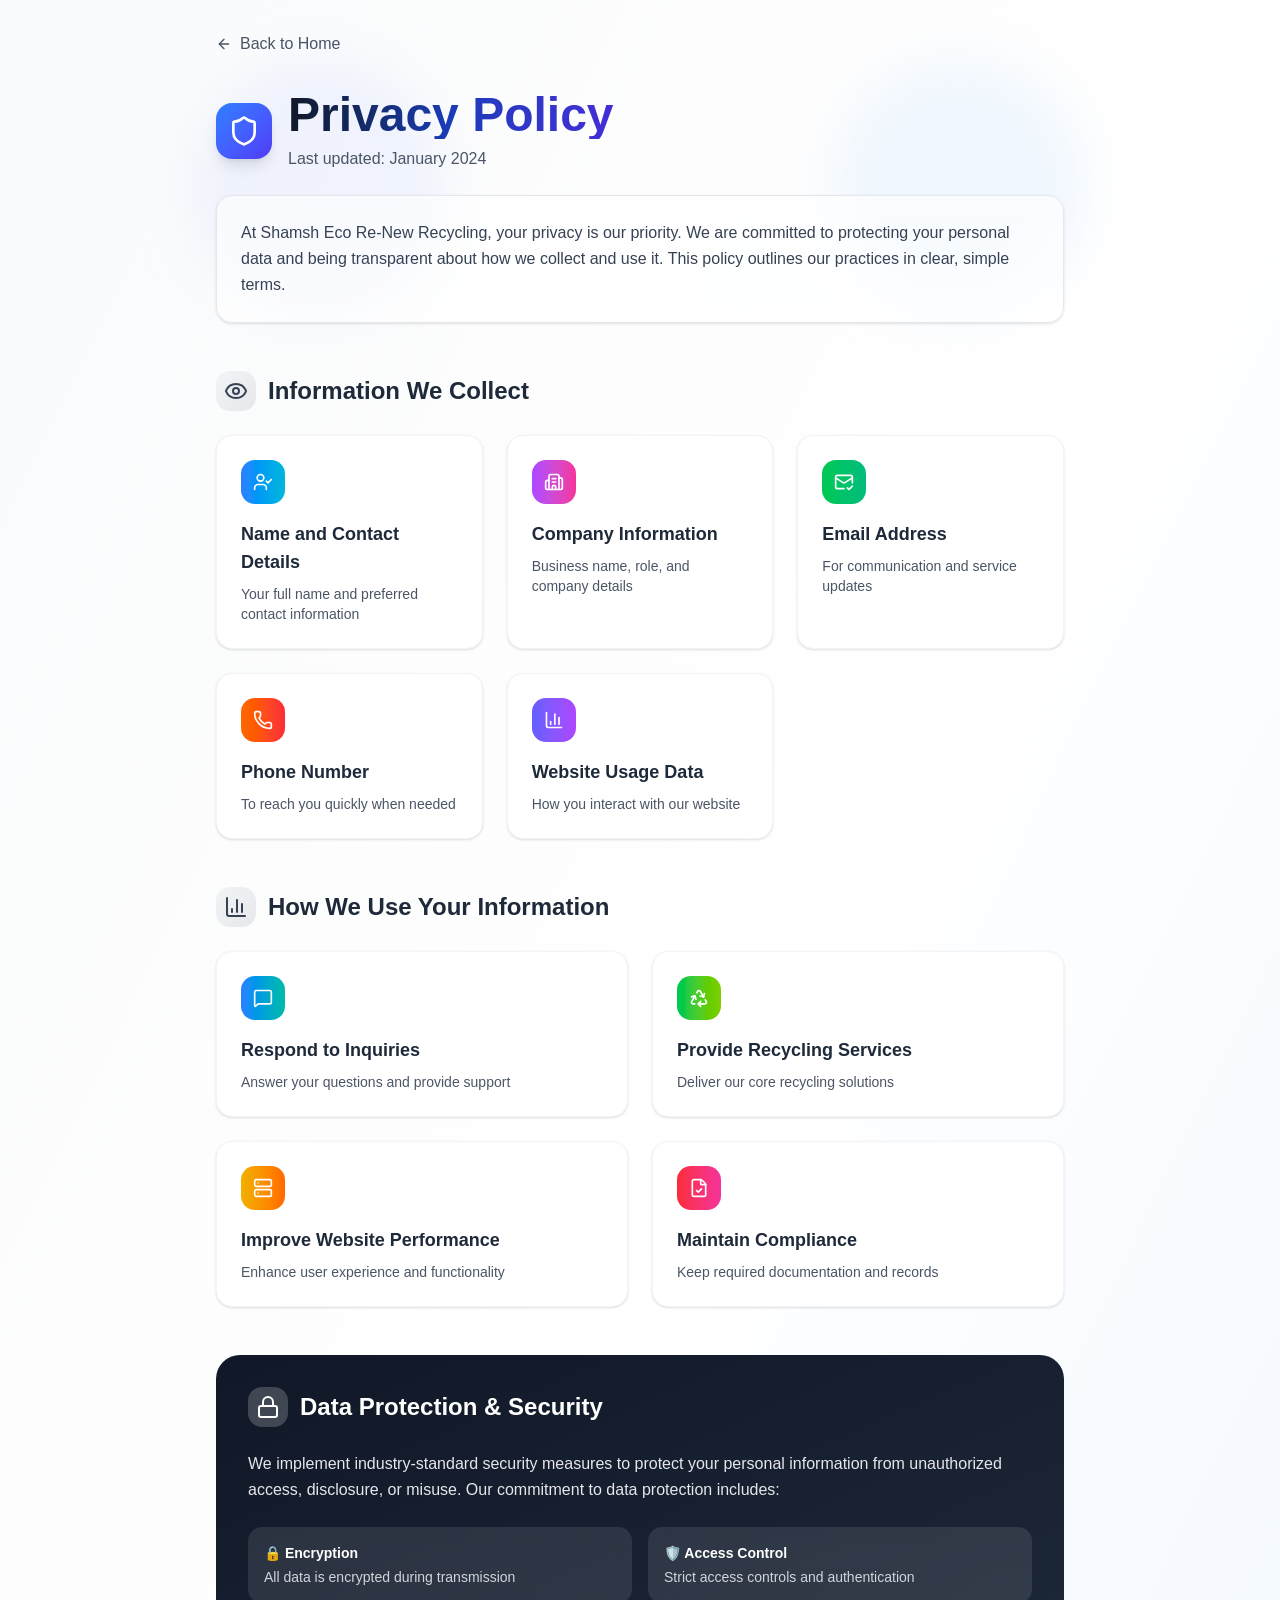
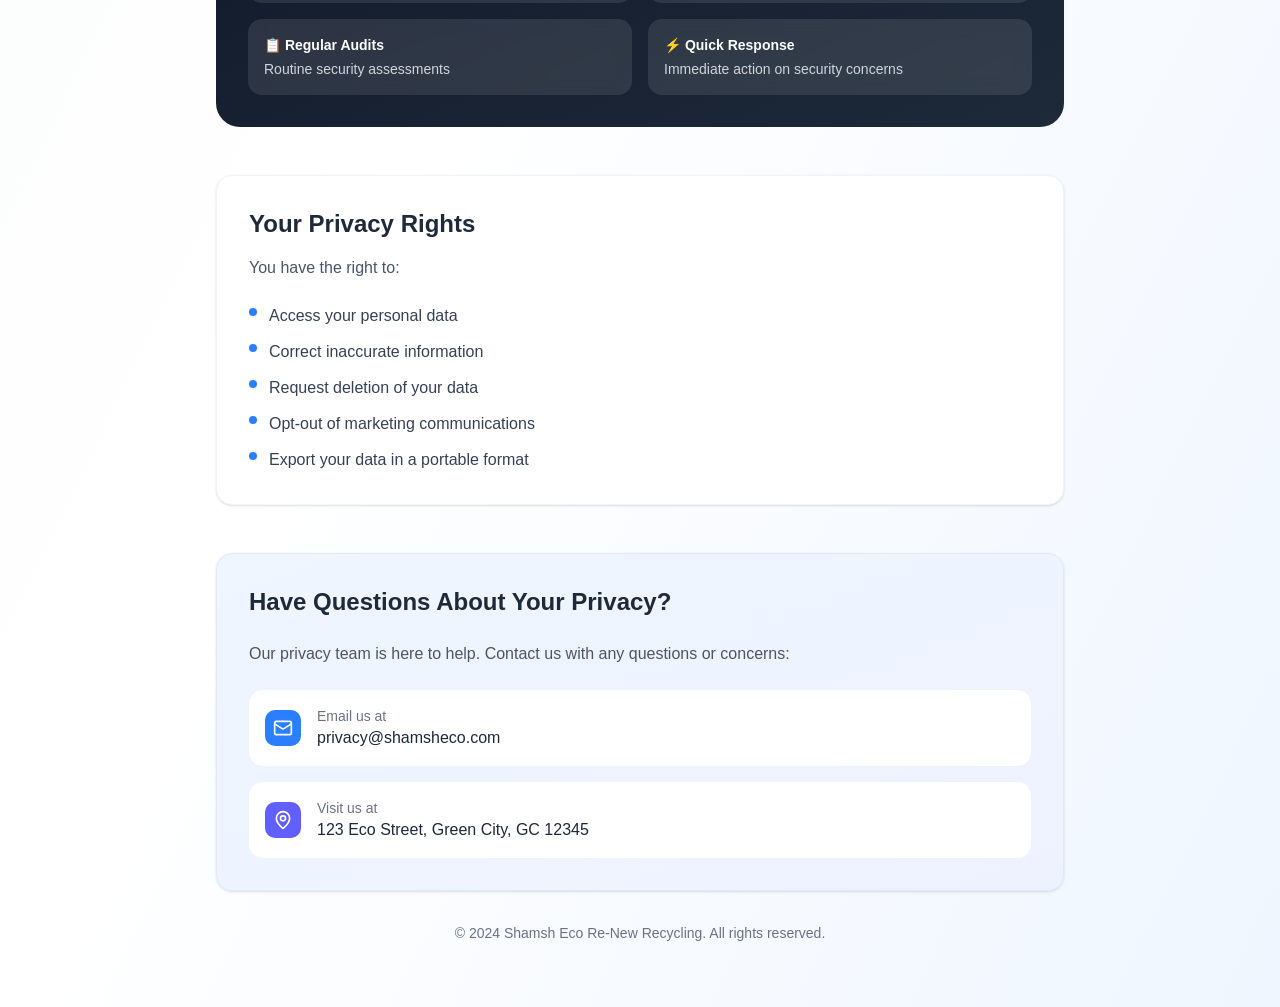
<file: privacy-policy.html>
<!DOCTYPE html><!--1yGQMcWPJ5G7YcS882_h9--><html lang="en"><head><meta charSet="utf-8"/><meta name="viewport" content="width=device-width, initial-scale=1"/><link rel="preload" href="/_next/static/media/797e433ab948586e-s.p.29207c2f.woff2" as="font" crossorigin="" type="font/woff2"/><link rel="preload" href="/_next/static/media/caa3a2e1cccd8315-s.p.3b6cae6d.woff2" as="font" crossorigin="" type="font/woff2"/><link rel="stylesheet" href="/_next/static/chunks/d5264b2d664cfe35.css" data-precedence="next"/><link rel="preload" as="script" fetchPriority="low" href="/_next/static/chunks/3b4ac944450dc08c.js"/><script src="/_next/static/chunks/f091501564eb2ea3.js" async=""></script><script src="/_next/static/chunks/87037a5848f6727d.js" async=""></script><script src="/_next/static/chunks/2299466f6350072b.js" async=""></script><script src="/_next/static/chunks/turbopack-73c6f8545f2cdf8c.js" async=""></script><script src="/_next/static/chunks/a78a454430283b36.js" async=""></script><script src="/_next/static/chunks/65d33079f0f9c160.js" async=""></script><script src="/_next/static/chunks/ff1a16fafef87110.js" async=""></script><script src="/_next/static/chunks/d2be314c3ece3fbe.js" async=""></script><script src="/_next/static/chunks/18f38dbeee9f54d3.js" async=""></script><meta name="next-size-adjust" content=""/><title>Privacy Policy | Shamsh Eco Re-New Recycling</title><meta name="description" content="Privacy Policy of Shamsh Eco Re-New Recycling explaining how we collect, use, and protect personal data."/><script src="/_next/static/chunks/a6dad97d9634a72d.js" noModule=""></script></head><body class="geist_a71539c9-module__T19VSG__variable geist_mono_8d43a2aa-module__8Li5zG__variable antialiased"><div hidden=""><!--$--><!--/$--></div><!--$?--><template id="B:0"></template><div>Loading</div><!--/$--><section aria-label="Notifications alt+T" tabindex="-1" aria-live="polite" aria-relevant="additions text" aria-atomic="false"></section><script>requestAnimationFrame(function(){$RT=performance.now()});</script><script src="/_next/static/chunks/3b4ac944450dc08c.js" id="_R_" async=""></script><div hidden id="S:0"><div class="min-h-screen bg-gradient-to-br from-gray-50 via-white to-blue-50"><div class="max-w-4xl mx-auto px-6 pt-8"><a class="inline-flex items-center text-gray-600 hover:text-blue-600 transition-colors group" href="/"><svg xmlns="http://www.w3.org/2000/svg" width="24" height="24" viewBox="0 0 24 24" fill="none" stroke="currentColor" stroke-width="2" stroke-linecap="round" stroke-linejoin="round" class="lucide lucide-arrow-left w-4 h-4 mr-2 group-hover:-translate-x-1 transition-transform" aria-hidden="true"><path d="m12 19-7-7 7-7"></path><path d="M19 12H5"></path></svg>Back to Home</a></div><div class="relative max-w-4xl mx-auto px-6 pt-8 pb-12"><div class="absolute top-0 right-0 w-64 h-64 bg-blue-200 rounded-full mix-blend-multiply filter blur-xl opacity-20 animate-blob"></div><div class="absolute top-0 left-0 w-64 h-64 bg-indigo-200 rounded-full mix-blend-multiply filter blur-xl opacity-20 animate-blob animation-delay-2000"></div><div class="relative"><div class="flex items-center gap-4 mb-6"><div class="p-3 bg-gradient-to-br from-blue-500 to-indigo-600 rounded-2xl shadow-lg"><svg xmlns="http://www.w3.org/2000/svg" width="24" height="24" viewBox="0 0 24 24" fill="none" stroke="currentColor" stroke-width="2" stroke-linecap="round" stroke-linejoin="round" class="lucide lucide-shield w-8 h-8 text-white" aria-hidden="true"><path d="M20 13c0 5-3.5 7.5-7.66 8.95a1 1 0 0 1-.67-.01C7.5 20.5 4 18 4 13V6a1 1 0 0 1 1-1c2 0 4.5-1.2 6.24-2.72a1.17 1.17 0 0 1 1.52 0C14.51 3.81 17 5 19 5a1 1 0 0 1 1 1z"></path></svg></div><div><h1 class="text-4xl md:text-5xl font-bold bg-gradient-to-r from-gray-900 via-blue-800 to-indigo-700 bg-clip-text text-transparent">Privacy Policy</h1><p class="text-gray-600 mt-2">Last updated: January 2024</p></div></div><div class="bg-white/60 backdrop-blur-sm rounded-2xl p-6 border border-gray-200 shadow-sm"><p class="text-gray-700 leading-relaxed">At Shamsh Eco Re-New Recycling, your privacy is our priority. We are committed to protecting your personal data and being transparent about how we collect and use it. This policy outlines our practices in clear, simple terms.</p></div></div></div><div class="max-w-4xl mx-auto px-6 pb-16"><section class="mb-12"><div class="flex items-center gap-3 mb-6"><div class="p-2 bg-gradient-to-br from-gray-100 to-gray-200 rounded-xl"><svg xmlns="http://www.w3.org/2000/svg" width="24" height="24" viewBox="0 0 24 24" fill="none" stroke="currentColor" stroke-width="2" stroke-linecap="round" stroke-linejoin="round" class="lucide lucide-eye w-6 h-6 text-gray-700" aria-hidden="true"><path d="M2.062 12.348a1 1 0 0 1 0-.696 10.75 10.75 0 0 1 19.876 0 1 1 0 0 1 0 .696 10.75 10.75 0 0 1-19.876 0"></path><circle cx="12" cy="12" r="3"></circle></svg></div><h2 class="text-2xl font-bold text-gray-800">Information We Collect</h2></div><div class="grid md:grid-cols-2 lg:grid-cols-3 gap-6"><div class="group bg-white rounded-2xl p-6 shadow-sm border border-gray-100 hover:shadow-xl transition-all duration-300 hover:-translate-y-1"><div class="inline-flex p-3 bg-gradient-to-r from-blue-500 to-cyan-500 rounded-xl text-white mb-4 group-hover:scale-110 transition-transform"><svg xmlns="http://www.w3.org/2000/svg" width="24" height="24" viewBox="0 0 24 24" fill="none" stroke="currentColor" stroke-width="2" stroke-linecap="round" stroke-linejoin="round" class="lucide lucide-user-check w-5 h-5" aria-hidden="true"><path d="m16 11 2 2 4-4"></path><path d="M16 21v-2a4 4 0 0 0-4-4H6a4 4 0 0 0-4 4v2"></path><circle cx="9" cy="7" r="4"></circle></svg></div><h3 class="text-lg font-semibold text-gray-800 mb-2">Name and Contact Details</h3><p class="text-gray-600 text-sm">Your full name and preferred contact information</p></div><div class="group bg-white rounded-2xl p-6 shadow-sm border border-gray-100 hover:shadow-xl transition-all duration-300 hover:-translate-y-1"><div class="inline-flex p-3 bg-gradient-to-r from-purple-500 to-pink-500 rounded-xl text-white mb-4 group-hover:scale-110 transition-transform"><svg xmlns="http://www.w3.org/2000/svg" width="24" height="24" viewBox="0 0 24 24" fill="none" stroke="currentColor" stroke-width="2" stroke-linecap="round" stroke-linejoin="round" class="lucide lucide-building2 lucide-building-2 w-5 h-5" aria-hidden="true"><path d="M10 12h4"></path><path d="M10 8h4"></path><path d="M14 21v-3a2 2 0 0 0-4 0v3"></path><path d="M6 10H4a2 2 0 0 0-2 2v7a2 2 0 0 0 2 2h16a2 2 0 0 0 2-2V9a2 2 0 0 0-2-2h-2"></path><path d="M6 21V5a2 2 0 0 1 2-2h8a2 2 0 0 1 2 2v16"></path></svg></div><h3 class="text-lg font-semibold text-gray-800 mb-2">Company Information</h3><p class="text-gray-600 text-sm">Business name, role, and company details</p></div><div class="group bg-white rounded-2xl p-6 shadow-sm border border-gray-100 hover:shadow-xl transition-all duration-300 hover:-translate-y-1"><div class="inline-flex p-3 bg-gradient-to-r from-green-500 to-emerald-500 rounded-xl text-white mb-4 group-hover:scale-110 transition-transform"><svg xmlns="http://www.w3.org/2000/svg" width="24" height="24" viewBox="0 0 24 24" fill="none" stroke="currentColor" stroke-width="2" stroke-linecap="round" stroke-linejoin="round" class="lucide lucide-mail-check w-5 h-5" aria-hidden="true"><path d="M22 13V6a2 2 0 0 0-2-2H4a2 2 0 0 0-2 2v12c0 1.1.9 2 2 2h8"></path><path d="m22 7-8.97 5.7a1.94 1.94 0 0 1-2.06 0L2 7"></path><path d="m16 19 2 2 4-4"></path></svg></div><h3 class="text-lg font-semibold text-gray-800 mb-2">Email Address</h3><p class="text-gray-600 text-sm">For communication and service updates</p></div><div class="group bg-white rounded-2xl p-6 shadow-sm border border-gray-100 hover:shadow-xl transition-all duration-300 hover:-translate-y-1"><div class="inline-flex p-3 bg-gradient-to-r from-orange-500 to-red-500 rounded-xl text-white mb-4 group-hover:scale-110 transition-transform"><svg xmlns="http://www.w3.org/2000/svg" width="24" height="24" viewBox="0 0 24 24" fill="none" stroke="currentColor" stroke-width="2" stroke-linecap="round" stroke-linejoin="round" class="lucide lucide-phone w-5 h-5" aria-hidden="true"><path d="M13.832 16.568a1 1 0 0 0 1.213-.303l.355-.465A2 2 0 0 1 17 15h3a2 2 0 0 1 2 2v3a2 2 0 0 1-2 2A18 18 0 0 1 2 4a2 2 0 0 1 2-2h3a2 2 0 0 1 2 2v3a2 2 0 0 1-.8 1.6l-.468.351a1 1 0 0 0-.292 1.233 14 14 0 0 0 6.392 6.384"></path></svg></div><h3 class="text-lg font-semibold text-gray-800 mb-2">Phone Number</h3><p class="text-gray-600 text-sm">To reach you quickly when needed</p></div><div class="group bg-white rounded-2xl p-6 shadow-sm border border-gray-100 hover:shadow-xl transition-all duration-300 hover:-translate-y-1"><div class="inline-flex p-3 bg-gradient-to-r from-indigo-500 to-purple-500 rounded-xl text-white mb-4 group-hover:scale-110 transition-transform"><svg xmlns="http://www.w3.org/2000/svg" width="24" height="24" viewBox="0 0 24 24" fill="none" stroke="currentColor" stroke-width="2" stroke-linecap="round" stroke-linejoin="round" class="lucide lucide-chart-column w-5 h-5" aria-hidden="true"><path d="M3 3v16a2 2 0 0 0 2 2h16"></path><path d="M18 17V9"></path><path d="M13 17V5"></path><path d="M8 17v-3"></path></svg></div><h3 class="text-lg font-semibold text-gray-800 mb-2">Website Usage Data</h3><p class="text-gray-600 text-sm">How you interact with our website</p></div></div></section><section class="mb-12"><div class="flex items-center gap-3 mb-6"><div class="p-2 bg-gradient-to-br from-gray-100 to-gray-200 rounded-xl"><svg xmlns="http://www.w3.org/2000/svg" width="24" height="24" viewBox="0 0 24 24" fill="none" stroke="currentColor" stroke-width="2" stroke-linecap="round" stroke-linejoin="round" class="lucide lucide-chart-column w-6 h-6 text-gray-700" aria-hidden="true"><path d="M3 3v16a2 2 0 0 0 2 2h16"></path><path d="M18 17V9"></path><path d="M13 17V5"></path><path d="M8 17v-3"></path></svg></div><h2 class="text-2xl font-bold text-gray-800">How We Use Your Information</h2></div><div class="grid md:grid-cols-2 gap-6"><div class="group bg-white rounded-2xl p-6 shadow-sm border border-gray-100 hover:shadow-xl transition-all duration-300 hover:-translate-y-1"><div class="inline-flex p-3 bg-gradient-to-r from-blue-500 to-teal-500 rounded-xl text-white mb-4 group-hover:scale-110 transition-transform"><svg xmlns="http://www.w3.org/2000/svg" width="24" height="24" viewBox="0 0 24 24" fill="none" stroke="currentColor" stroke-width="2" stroke-linecap="round" stroke-linejoin="round" class="lucide lucide-message-square w-5 h-5" aria-hidden="true"><path d="M22 17a2 2 0 0 1-2 2H6.828a2 2 0 0 0-1.414.586l-2.202 2.202A.71.71 0 0 1 2 21.286V5a2 2 0 0 1 2-2h16a2 2 0 0 1 2 2z"></path></svg></div><h3 class="text-lg font-semibold text-gray-800 mb-2">Respond to Inquiries</h3><p class="text-gray-600 text-sm">Answer your questions and provide support</p></div><div class="group bg-white rounded-2xl p-6 shadow-sm border border-gray-100 hover:shadow-xl transition-all duration-300 hover:-translate-y-1"><div class="inline-flex p-3 bg-gradient-to-r from-green-500 to-lime-500 rounded-xl text-white mb-4 group-hover:scale-110 transition-transform"><svg xmlns="http://www.w3.org/2000/svg" width="24" height="24" viewBox="0 0 24 24" fill="none" stroke="currentColor" stroke-width="2" stroke-linecap="round" stroke-linejoin="round" class="lucide lucide-recycle w-5 h-5" aria-hidden="true"><path d="M7 19H4.815a1.83 1.83 0 0 1-1.57-.881 1.785 1.785 0 0 1-.004-1.784L7.196 9.5"></path><path d="M11 19h8.203a1.83 1.83 0 0 0 1.556-.89 1.784 1.784 0 0 0 0-1.775l-1.226-2.12"></path><path d="m14 16-3 3 3 3"></path><path d="M8.293 13.596 7.196 9.5 3.1 10.598"></path><path d="m9.344 5.811 1.093-1.892A1.83 1.83 0 0 1 11.985 3a1.784 1.784 0 0 1 1.546.888l3.943 6.843"></path><path d="m13.378 9.633 4.096 1.098 1.097-4.096"></path></svg></div><h3 class="text-lg font-semibold text-gray-800 mb-2">Provide Recycling Services</h3><p class="text-gray-600 text-sm">Deliver our core recycling solutions</p></div><div class="group bg-white rounded-2xl p-6 shadow-sm border border-gray-100 hover:shadow-xl transition-all duration-300 hover:-translate-y-1"><div class="inline-flex p-3 bg-gradient-to-r from-yellow-500 to-orange-500 rounded-xl text-white mb-4 group-hover:scale-110 transition-transform"><svg xmlns="http://www.w3.org/2000/svg" width="24" height="24" viewBox="0 0 24 24" fill="none" stroke="currentColor" stroke-width="2" stroke-linecap="round" stroke-linejoin="round" class="lucide lucide-server w-5 h-5" aria-hidden="true"><rect width="20" height="8" x="2" y="2" rx="2" ry="2"></rect><rect width="20" height="8" x="2" y="14" rx="2" ry="2"></rect><line x1="6" x2="6.01" y1="6" y2="6"></line><line x1="6" x2="6.01" y1="18" y2="18"></line></svg></div><h3 class="text-lg font-semibold text-gray-800 mb-2">Improve Website Performance</h3><p class="text-gray-600 text-sm">Enhance user experience and functionality</p></div><div class="group bg-white rounded-2xl p-6 shadow-sm border border-gray-100 hover:shadow-xl transition-all duration-300 hover:-translate-y-1"><div class="inline-flex p-3 bg-gradient-to-r from-red-500 to-pink-500 rounded-xl text-white mb-4 group-hover:scale-110 transition-transform"><svg xmlns="http://www.w3.org/2000/svg" width="24" height="24" viewBox="0 0 24 24" fill="none" stroke="currentColor" stroke-width="2" stroke-linecap="round" stroke-linejoin="round" class="lucide lucide-file-check w-5 h-5" aria-hidden="true"><path d="M6 22a2 2 0 0 1-2-2V4a2 2 0 0 1 2-2h8a2.4 2.4 0 0 1 1.704.706l3.588 3.588A2.4 2.4 0 0 1 20 8v12a2 2 0 0 1-2 2z"></path><path d="M14 2v5a1 1 0 0 0 1 1h5"></path><path d="m9 15 2 2 4-4"></path></svg></div><h3 class="text-lg font-semibold text-gray-800 mb-2">Maintain Compliance</h3><p class="text-gray-600 text-sm">Keep required documentation and records</p></div></div></section><section class="mb-12"><div class="bg-gradient-to-br from-gray-900 to-gray-800 rounded-3xl p-8 text-white"><div class="flex items-center gap-3 mb-6"><div class="p-2 bg-white/20 rounded-xl backdrop-blur-sm"><svg xmlns="http://www.w3.org/2000/svg" width="24" height="24" viewBox="0 0 24 24" fill="none" stroke="currentColor" stroke-width="2" stroke-linecap="round" stroke-linejoin="round" class="lucide lucide-lock w-6 h-6" aria-hidden="true"><rect width="18" height="11" x="3" y="11" rx="2" ry="2"></rect><path d="M7 11V7a5 5 0 0 1 10 0v4"></path></svg></div><h2 class="text-2xl font-bold">Data Protection &amp; Security</h2></div><p class="text-gray-200 mb-6 leading-relaxed">We implement industry-standard security measures to protect your personal information from unauthorized access, disclosure, or misuse. Our commitment to data protection includes:</p><div class="grid sm:grid-cols-2 gap-4"><div class="bg-white/10 rounded-xl p-4 backdrop-blur-sm"><p class="text-sm text-gray-300"><span class="font-semibold text-white block mb-1">🔒 Encryption</span>All data is encrypted during transmission</p></div><div class="bg-white/10 rounded-xl p-4 backdrop-blur-sm"><p class="text-sm text-gray-300"><span class="font-semibold text-white block mb-1">🛡️ Access Control</span>Strict access controls and authentication</p></div><div class="bg-white/10 rounded-xl p-4 backdrop-blur-sm"><p class="text-sm text-gray-300"><span class="font-semibold text-white block mb-1">📋 Regular Audits</span>Routine security assessments</p></div><div class="bg-white/10 rounded-xl p-4 backdrop-blur-sm"><p class="text-sm text-gray-300"><span class="font-semibold text-white block mb-1">⚡ Quick Response</span>Immediate action on security concerns</p></div></div></div></section><section class="mb-12"><div class="bg-white rounded-2xl p-8 shadow-sm border border-gray-100"><h2 class="text-2xl font-bold text-gray-800 mb-4">Your Privacy Rights</h2><p class="text-gray-600 mb-6">You have the right to:</p><ul class="space-y-3"><li class="flex items-start gap-3"><div class="mt-1"><div class="w-2 h-2 bg-blue-500 rounded-full"></div></div><span class="text-gray-700">Access your personal data</span></li><li class="flex items-start gap-3"><div class="mt-1"><div class="w-2 h-2 bg-blue-500 rounded-full"></div></div><span class="text-gray-700">Correct inaccurate information</span></li><li class="flex items-start gap-3"><div class="mt-1"><div class="w-2 h-2 bg-blue-500 rounded-full"></div></div><span class="text-gray-700">Request deletion of your data</span></li><li class="flex items-start gap-3"><div class="mt-1"><div class="w-2 h-2 bg-blue-500 rounded-full"></div></div><span class="text-gray-700">Opt-out of marketing communications</span></li><li class="flex items-start gap-3"><div class="mt-1"><div class="w-2 h-2 bg-blue-500 rounded-full"></div></div><span class="text-gray-700">Export your data in a portable format</span></li></ul></div></section><section class="bg-gradient-to-br from-blue-50 to-indigo-50 rounded-2xl p-8 shadow-sm border border-blue-100"><h2 class="text-2xl font-bold text-gray-800 mb-6">Have Questions About Your Privacy?</h2><p class="text-gray-600 mb-6">Our privacy team is here to help. Contact us with any questions or concerns:</p><div class="space-y-4"><div class="flex items-center gap-4 p-4 bg-white rounded-xl hover:shadow-md transition-shadow group"><div class="p-2 bg-blue-500 rounded-lg text-white group-hover:scale-110 transition-transform"><svg xmlns="http://www.w3.org/2000/svg" width="24" height="24" viewBox="0 0 24 24" fill="none" stroke="currentColor" stroke-width="2" stroke-linecap="round" stroke-linejoin="round" class="lucide lucide-mail w-5 h-5" aria-hidden="true"><path d="m22 7-8.991 5.727a2 2 0 0 1-2.009 0L2 7"></path><rect x="2" y="4" width="20" height="16" rx="2"></rect></svg></div><div><p class="text-sm text-gray-500">Email us at</p><p class="text-gray-800 font-medium">privacy@shamsheco.com</p></div></div><div class="flex items-center gap-4 p-4 bg-white rounded-xl hover:shadow-md transition-shadow group"><div class="p-2 bg-indigo-500 rounded-lg text-white group-hover:scale-110 transition-transform"><svg xmlns="http://www.w3.org/2000/svg" width="24" height="24" viewBox="0 0 24 24" fill="none" stroke="currentColor" stroke-width="2" stroke-linecap="round" stroke-linejoin="round" class="lucide lucide-map-pin w-5 h-5" aria-hidden="true"><path d="M20 10c0 4.993-5.539 10.193-7.399 11.799a1 1 0 0 1-1.202 0C9.539 20.193 4 14.993 4 10a8 8 0 0 1 16 0"></path><circle cx="12" cy="10" r="3"></circle></svg></div><div><p class="text-sm text-gray-500">Visit us at</p><p class="text-gray-800 font-medium">123 Eco Street, Green City, GC 12345</p></div></div></div></section><div class="mt-8 text-center text-sm text-gray-500"><p>© 2024 Shamsh Eco Re-New Recycling. All rights reserved.</p></div></div></div><!--$--><!--/$--></div><script>$RB=[];$RV=function(a){$RT=performance.now();for(var b=0;b<a.length;b+=2){var c=a[b],e=a[b+1];null!==e.parentNode&&e.parentNode.removeChild(e);var f=c.parentNode;if(f){var g=c.previousSibling,h=0;do{if(c&&8===c.nodeType){var d=c.data;if("/$"===d||"/&"===d)if(0===h)break;else h--;else"$"!==d&&"$?"!==d&&"$~"!==d&&"$!"!==d&&"&"!==d||h++}d=c.nextSibling;f.removeChild(c);c=d}while(c);for(;e.firstChild;)f.insertBefore(e.firstChild,c);g.data="$";g._reactRetry&&requestAnimationFrame(g._reactRetry)}}a.length=0};
$RC=function(a,b){if(b=document.getElementById(b))(a=document.getElementById(a))?(a.previousSibling.data="$~",$RB.push(a,b),2===$RB.length&&("number"!==typeof $RT?requestAnimationFrame($RV.bind(null,$RB)):(a=performance.now(),setTimeout($RV.bind(null,$RB),2300>a&&2E3<a?2300-a:$RT+300-a)))):b.parentNode.removeChild(b)};$RC("B:0","S:0")</script><script>(self.__next_f=self.__next_f||[]).push([0])</script><script>self.__next_f.push([1,"1:\"$Sreact.fragment\"\n2:I[46039,[\"/_next/static/chunks/a78a454430283b36.js\",\"/_next/static/chunks/65d33079f0f9c160.js\"],\"default\"]\n3:I[39756,[\"/_next/static/chunks/ff1a16fafef87110.js\",\"/_next/static/chunks/d2be314c3ece3fbe.js\"],\"default\"]\n4:I[37457,[\"/_next/static/chunks/ff1a16fafef87110.js\",\"/_next/static/chunks/d2be314c3ece3fbe.js\"],\"default\"]\n5:I[22016,[\"/_next/static/chunks/a78a454430283b36.js\",\"/_next/static/chunks/65d33079f0f9c160.js\",\"/_next/static/chunks/18f38dbeee9f54d3.js\"],\"\"]\n10:I[68027,[\"/_next/static/chunks/ff1a16fafef87110.js\",\"/_next/static/chunks/d2be314c3ece3fbe.js\"],\"default\"]\n:HL[\"/_next/static/chunks/d5264b2d664cfe35.css\",\"style\"]\n:HL[\"/_next/static/media/797e433ab948586e-s.p.29207c2f.woff2\",\"font\",{\"crossOrigin\":\"\",\"type\":\"font/woff2\"}]\n:HL[\"/_next/static/media/caa3a2e1cccd8315-s.p.3b6cae6d.woff2\",\"font\",{\"crossOrigin\":\"\",\"type\":\"font/woff2\"}]\n"])</script><script>self.__next_f.push([1,"0:{\"P\":null,\"b\":\"1yGQMcWPJ5G7YcS882_h9\",\"c\":[\"\",\"privacy-policy\"],\"q\":\"\",\"i\":false,\"f\":[[[\"\",{\"children\":[\"(info-routes)\",{\"children\":[\"privacy-policy\",{\"children\":[\"__PAGE__\",{}]}]}]},\"$undefined\",\"$undefined\",true],[[\"$\",\"$1\",\"c\",{\"children\":[[[\"$\",\"link\",\"0\",{\"rel\":\"stylesheet\",\"href\":\"/_next/static/chunks/d5264b2d664cfe35.css\",\"precedence\":\"next\",\"crossOrigin\":\"$undefined\",\"nonce\":\"$undefined\"}],[\"$\",\"script\",\"script-0\",{\"src\":\"/_next/static/chunks/a78a454430283b36.js\",\"async\":true,\"nonce\":\"$undefined\"}],[\"$\",\"script\",\"script-1\",{\"src\":\"/_next/static/chunks/65d33079f0f9c160.js\",\"async\":true,\"nonce\":\"$undefined\"}]],[\"$\",\"html\",null,{\"lang\":\"en\",\"children\":[\"$\",\"body\",null,{\"className\":\"geist_a71539c9-module__T19VSG__variable geist_mono_8d43a2aa-module__8Li5zG__variable antialiased\",\"children\":[\"$\",\"$L2\",null,{\"children\":[\"$\",\"$L3\",null,{\"parallelRouterKey\":\"children\",\"error\":\"$undefined\",\"errorStyles\":\"$undefined\",\"errorScripts\":\"$undefined\",\"template\":[\"$\",\"$L4\",null,{}],\"templateStyles\":\"$undefined\",\"templateScripts\":\"$undefined\",\"notFound\":[[\"$\",\"div\",null,{\"children\":\"NotFound\"}],[]],\"forbidden\":\"$undefined\",\"unauthorized\":\"$undefined\"}]}]}]}]]}],{\"children\":[[\"$\",\"$1\",\"c\",{\"children\":[null,[\"$\",\"$L3\",null,{\"parallelRouterKey\":\"children\",\"error\":\"$undefined\",\"errorStyles\":\"$undefined\",\"errorScripts\":\"$undefined\",\"template\":[\"$\",\"$L4\",null,{}],\"templateStyles\":\"$undefined\",\"templateScripts\":\"$undefined\",\"notFound\":[[\"$\",\"div\",null,{\"children\":\"NotFound\"}],[]],\"forbidden\":\"$undefined\",\"unauthorized\":\"$undefined\"}]]}],{\"children\":[[\"$\",\"$1\",\"c\",{\"children\":[null,[\"$\",\"$L3\",null,{\"parallelRouterKey\":\"children\",\"error\":\"$undefined\",\"errorStyles\":\"$undefined\",\"errorScripts\":\"$undefined\",\"template\":[\"$\",\"$L4\",null,{}],\"templateStyles\":\"$undefined\",\"templateScripts\":\"$undefined\",\"notFound\":\"$undefined\",\"forbidden\":\"$undefined\",\"unauthorized\":\"$undefined\"}]]}],{\"children\":[[\"$\",\"$1\",\"c\",{\"children\":[[\"$\",\"div\",null,{\"className\":\"min-h-screen bg-gradient-to-br from-gray-50 via-white to-blue-50\",\"children\":[[\"$\",\"div\",null,{\"className\":\"max-w-4xl mx-auto px-6 pt-8\",\"children\":[\"$\",\"$L5\",null,{\"href\":\"/\",\"className\":\"inline-flex items-center text-gray-600 hover:text-blue-600 transition-colors group\",\"children\":[[\"$\",\"svg\",null,{\"ref\":\"$undefined\",\"xmlns\":\"http://www.w3.org/2000/svg\",\"width\":24,\"height\":24,\"viewBox\":\"0 0 24 24\",\"fill\":\"none\",\"stroke\":\"currentColor\",\"strokeWidth\":2,\"strokeLinecap\":\"round\",\"strokeLinejoin\":\"round\",\"className\":\"lucide lucide-arrow-left w-4 h-4 mr-2 group-hover:-translate-x-1 transition-transform\",\"aria-hidden\":\"true\",\"children\":[[\"$\",\"path\",\"1l729n\",{\"d\":\"m12 19-7-7 7-7\"}],[\"$\",\"path\",\"x3x0zl\",{\"d\":\"M19 12H5\"}],\"$undefined\"]}],\"Back to Home\"]}]}],[\"$\",\"div\",null,{\"className\":\"relative max-w-4xl mx-auto px-6 pt-8 pb-12\",\"children\":[[\"$\",\"div\",null,{\"className\":\"absolute top-0 right-0 w-64 h-64 bg-blue-200 rounded-full mix-blend-multiply filter blur-xl opacity-20 animate-blob\"}],[\"$\",\"div\",null,{\"className\":\"absolute top-0 left-0 w-64 h-64 bg-indigo-200 rounded-full mix-blend-multiply filter blur-xl opacity-20 animate-blob animation-delay-2000\"}],[\"$\",\"div\",null,{\"className\":\"relative\",\"children\":[[\"$\",\"div\",null,{\"className\":\"flex items-center gap-4 mb-6\",\"children\":[[\"$\",\"div\",null,{\"className\":\"p-3 bg-gradient-to-br from-blue-500 to-indigo-600 rounded-2xl shadow-lg\",\"children\":[\"$\",\"svg\",null,{\"ref\":\"$undefined\",\"xmlns\":\"http://www.w3.org/2000/svg\",\"width\":24,\"height\":24,\"viewBox\":\"0 0 24 24\",\"fill\":\"none\",\"stroke\":\"currentColor\",\"strokeWidth\":2,\"strokeLinecap\":\"round\",\"strokeLinejoin\":\"round\",\"className\":\"lucide lucide-shield w-8 h-8 text-white\",\"aria-hidden\":\"true\",\"children\":[[\"$\",\"path\",\"oel41y\",{\"d\":\"M20 13c0 5-3.5 7.5-7.66 8.95a1 1 0 0 1-.67-.01C7.5 20.5 4 18 4 13V6a1 1 0 0 1 1-1c2 0 4.5-1.2 6.24-2.72a1.17 1.17 0 0 1 1.52 0C14.51 3.81 17 5 19 5a1 1 0 0 1 1 1z\"}],\"$undefined\"]}]}],[\"$\",\"div\",null,{\"children\":[[\"$\",\"h1\",null,{\"className\":\"text-4xl md:text-5xl font-bold bg-gradient-to-r from-gray-900 via-blue-800 to-indigo-700 bg-clip-text text-transparent\",\"children\":\"Privacy Policy\"}],[\"$\",\"p\",null,{\"className\":\"text-gray-600 mt-2\",\"children\":\"Last updated: January 2024\"}]]}]]}],[\"$\",\"div\",null,{\"className\":\"bg-white/60 backdrop-blur-sm rounded-2xl p-6 border border-gray-200 shadow-sm\",\"children\":[\"$\",\"p\",null,{\"className\":\"text-gray-700 leading-relaxed\",\"children\":\"At Shamsh Eco Re-New Recycling, your privacy is our priority. We are committed to protecting your personal data and being transparent about how we collect and use it. This policy outlines our practices in clear, simple terms.\"}]}]]}]]}],[\"$\",\"div\",null,{\"className\":\"max-w-4xl mx-auto px-6 pb-16\",\"children\":[\"$L6\",\"$L7\",\"$L8\",\"$L9\",\"$La\",\"$Lb\"]}]]}],[\"$Lc\"],\"$Ld\"]}],{},null,false,false]},null,false,false]},null,false,false]},[\"$Le\",[],[]],false,false],\"$Lf\",false]],\"m\":\"$undefined\",\"G\":[\"$10\",[]],\"S\":true}\n"])</script><script>self.__next_f.push([1,"16:I[97367,[\"/_next/static/chunks/ff1a16fafef87110.js\",\"/_next/static/chunks/d2be314c3ece3fbe.js\"],\"OutletBoundary\"]\n17:\"$Sreact.suspense\"\n19:I[97367,[\"/_next/static/chunks/ff1a16fafef87110.js\",\"/_next/static/chunks/d2be314c3ece3fbe.js\"],\"ViewportBoundary\"]\n1b:I[97367,[\"/_next/static/chunks/ff1a16fafef87110.js\",\"/_next/static/chunks/d2be314c3ece3fbe.js\"],\"MetadataBoundary\"]\n"])</script><script>self.__next_f.push([1,"6:[\"$\",\"section\",null,{\"className\":\"mb-12\",\"children\":[[\"$\",\"div\",null,{\"className\":\"flex items-center gap-3 mb-6\",\"children\":[[\"$\",\"div\",null,{\"className\":\"p-2 bg-gradient-to-br from-gray-100 to-gray-200 rounded-xl\",\"children\":[\"$\",\"svg\",null,{\"ref\":\"$undefined\",\"xmlns\":\"http://www.w3.org/2000/svg\",\"width\":24,\"height\":24,\"viewBox\":\"0 0 24 24\",\"fill\":\"none\",\"stroke\":\"currentColor\",\"strokeWidth\":2,\"strokeLinecap\":\"round\",\"strokeLinejoin\":\"round\",\"className\":\"lucide lucide-eye w-6 h-6 text-gray-700\",\"aria-hidden\":\"true\",\"children\":[[\"$\",\"path\",\"1nclc0\",{\"d\":\"M2.062 12.348a1 1 0 0 1 0-.696 10.75 10.75 0 0 1 19.876 0 1 1 0 0 1 0 .696 10.75 10.75 0 0 1-19.876 0\"}],[\"$\",\"circle\",\"1v7zrd\",{\"cx\":\"12\",\"cy\":\"12\",\"r\":\"3\"}],\"$undefined\"]}]}],[\"$\",\"h2\",null,{\"className\":\"text-2xl font-bold text-gray-800\",\"children\":\"Information We Collect\"}]]}],[\"$\",\"div\",null,{\"className\":\"grid md:grid-cols-2 lg:grid-cols-3 gap-6\",\"children\":[[\"$\",\"div\",\"0\",{\"className\":\"group bg-white rounded-2xl p-6 shadow-sm border border-gray-100 hover:shadow-xl transition-all duration-300 hover:-translate-y-1\",\"children\":[[\"$\",\"div\",null,{\"className\":\"inline-flex p-3 bg-gradient-to-r from-blue-500 to-cyan-500 rounded-xl text-white mb-4 group-hover:scale-110 transition-transform\",\"children\":[\"$\",\"svg\",null,{\"ref\":\"$undefined\",\"xmlns\":\"http://www.w3.org/2000/svg\",\"width\":24,\"height\":24,\"viewBox\":\"0 0 24 24\",\"fill\":\"none\",\"stroke\":\"currentColor\",\"strokeWidth\":2,\"strokeLinecap\":\"round\",\"strokeLinejoin\":\"round\",\"className\":\"lucide lucide-user-check w-5 h-5\",\"aria-hidden\":\"true\",\"children\":[[\"$\",\"path\",\"9rsbq5\",{\"d\":\"m16 11 2 2 4-4\"}],[\"$\",\"path\",\"1yyitq\",{\"d\":\"M16 21v-2a4 4 0 0 0-4-4H6a4 4 0 0 0-4 4v2\"}],[\"$\",\"circle\",\"nufk8\",{\"cx\":\"9\",\"cy\":\"7\",\"r\":\"4\"}],\"$undefined\"]}]}],[\"$\",\"h3\",null,{\"className\":\"text-lg font-semibold text-gray-800 mb-2\",\"children\":\"Name and Contact Details\"}],[\"$\",\"p\",null,{\"className\":\"text-gray-600 text-sm\",\"children\":\"Your full name and preferred contact information\"}]]}],[\"$\",\"div\",\"1\",{\"className\":\"group bg-white rounded-2xl p-6 shadow-sm border border-gray-100 hover:shadow-xl transition-all duration-300 hover:-translate-y-1\",\"children\":[[\"$\",\"div\",null,{\"className\":\"inline-flex p-3 bg-gradient-to-r from-purple-500 to-pink-500 rounded-xl text-white mb-4 group-hover:scale-110 transition-transform\",\"children\":[\"$\",\"svg\",null,{\"ref\":\"$undefined\",\"xmlns\":\"http://www.w3.org/2000/svg\",\"width\":24,\"height\":24,\"viewBox\":\"0 0 24 24\",\"fill\":\"none\",\"stroke\":\"currentColor\",\"strokeWidth\":2,\"strokeLinecap\":\"round\",\"strokeLinejoin\":\"round\",\"className\":\"lucide lucide-building2 lucide-building-2 w-5 h-5\",\"aria-hidden\":\"true\",\"children\":[[\"$\",\"path\",\"a56b0p\",{\"d\":\"M10 12h4\"}],[\"$\",\"path\",\"1sr2af\",{\"d\":\"M10 8h4\"}],[\"$\",\"path\",\"1rgiei\",{\"d\":\"M14 21v-3a2 2 0 0 0-4 0v3\"}],[\"$\",\"path\",\"secmi2\",{\"d\":\"M6 10H4a2 2 0 0 0-2 2v7a2 2 0 0 0 2 2h16a2 2 0 0 0 2-2V9a2 2 0 0 0-2-2h-2\"}],[\"$\",\"path\",\"16ra0t\",{\"d\":\"M6 21V5a2 2 0 0 1 2-2h8a2 2 0 0 1 2 2v16\"}],\"$undefined\"]}]}],[\"$\",\"h3\",null,{\"className\":\"text-lg font-semibold text-gray-800 mb-2\",\"children\":\"Company Information\"}],[\"$\",\"p\",null,{\"className\":\"text-gray-600 text-sm\",\"children\":\"Business name, role, and company details\"}]]}],[\"$\",\"div\",\"2\",{\"className\":\"group bg-white rounded-2xl p-6 shadow-sm border border-gray-100 hover:shadow-xl transition-all duration-300 hover:-translate-y-1\",\"children\":[[\"$\",\"div\",null,{\"className\":\"inline-flex p-3 bg-gradient-to-r from-green-500 to-emerald-500 rounded-xl text-white mb-4 group-hover:scale-110 transition-transform\",\"children\":[\"$\",\"svg\",null,{\"ref\":\"$undefined\",\"xmlns\":\"http://www.w3.org/2000/svg\",\"width\":24,\"height\":24,\"viewBox\":\"0 0 24 24\",\"fill\":\"none\",\"stroke\":\"currentColor\",\"strokeWidth\":2,\"strokeLinecap\":\"round\",\"strokeLinejoin\":\"round\",\"className\":\"lucide lucide-mail-check w-5 h-5\",\"aria-hidden\":\"true\",\"children\":[[\"$\",\"path\",\"12jkf8\",{\"d\":\"M22 13V6a2 2 0 0 0-2-2H4a2 2 0 0 0-2 2v12c0 1.1.9 2 2 2h8\"}],[\"$\",\"path\",\"1ocrg3\",{\"d\":\"m22 7-8.97 5.7a1.94 1.94 0 0 1-2.06 0L2 7\"}],[\"$\",\"path\",\"1b14m6\",{\"d\":\"m16 19 2 2 4-4\"}],\"$undefined\"]}]}],[\"$\",\"h3\",null,{\"className\":\"text-lg font-semibold text-gray-800 mb-2\",\"children\":\"Email Address\"}],[\"$\",\"p\",null,{\"className\":\"text-gray-600 text-sm\",\"children\":\"For communication and service updates\"}]]}],\"$L11\",\"$L12\"]}]]}]\n"])</script><script>self.__next_f.push([1,"7:[\"$\",\"section\",null,{\"className\":\"mb-12\",\"children\":[[\"$\",\"div\",null,{\"className\":\"flex items-center gap-3 mb-6\",\"children\":[[\"$\",\"div\",null,{\"className\":\"p-2 bg-gradient-to-br from-gray-100 to-gray-200 rounded-xl\",\"children\":[\"$\",\"svg\",null,{\"ref\":\"$undefined\",\"xmlns\":\"http://www.w3.org/2000/svg\",\"width\":24,\"height\":24,\"viewBox\":\"0 0 24 24\",\"fill\":\"none\",\"stroke\":\"currentColor\",\"strokeWidth\":2,\"strokeLinecap\":\"round\",\"strokeLinejoin\":\"round\",\"className\":\"lucide lucide-chart-column w-6 h-6 text-gray-700\",\"aria-hidden\":\"true\",\"children\":[[\"$\",\"path\",\"c24i48\",{\"d\":\"M3 3v16a2 2 0 0 0 2 2h16\"}],[\"$\",\"path\",\"2bz60n\",{\"d\":\"M18 17V9\"}],[\"$\",\"path\",\"1frdt8\",{\"d\":\"M13 17V5\"}],[\"$\",\"path\",\"17ska0\",{\"d\":\"M8 17v-3\"}],\"$undefined\"]}]}],[\"$\",\"h2\",null,{\"className\":\"text-2xl font-bold text-gray-800\",\"children\":\"How We Use Your Information\"}]]}],[\"$\",\"div\",null,{\"className\":\"grid md:grid-cols-2 gap-6\",\"children\":[[\"$\",\"div\",\"0\",{\"className\":\"group bg-white rounded-2xl p-6 shadow-sm border border-gray-100 hover:shadow-xl transition-all duration-300 hover:-translate-y-1\",\"children\":[[\"$\",\"div\",null,{\"className\":\"inline-flex p-3 bg-gradient-to-r from-blue-500 to-teal-500 rounded-xl text-white mb-4 group-hover:scale-110 transition-transform\",\"children\":[\"$\",\"svg\",null,{\"ref\":\"$undefined\",\"xmlns\":\"http://www.w3.org/2000/svg\",\"width\":24,\"height\":24,\"viewBox\":\"0 0 24 24\",\"fill\":\"none\",\"stroke\":\"currentColor\",\"strokeWidth\":2,\"strokeLinecap\":\"round\",\"strokeLinejoin\":\"round\",\"className\":\"lucide lucide-message-square w-5 h-5\",\"aria-hidden\":\"true\",\"children\":[[\"$\",\"path\",\"18887p\",{\"d\":\"M22 17a2 2 0 0 1-2 2H6.828a2 2 0 0 0-1.414.586l-2.202 2.202A.71.71 0 0 1 2 21.286V5a2 2 0 0 1 2-2h16a2 2 0 0 1 2 2z\"}],\"$undefined\"]}]}],[\"$\",\"h3\",null,{\"className\":\"text-lg font-semibold text-gray-800 mb-2\",\"children\":\"Respond to Inquiries\"}],[\"$\",\"p\",null,{\"className\":\"text-gray-600 text-sm\",\"children\":\"Answer your questions and provide support\"}]]}],[\"$\",\"div\",\"1\",{\"className\":\"group bg-white rounded-2xl p-6 shadow-sm border border-gray-100 hover:shadow-xl transition-all duration-300 hover:-translate-y-1\",\"children\":[[\"$\",\"div\",null,{\"className\":\"inline-flex p-3 bg-gradient-to-r from-green-500 to-lime-500 rounded-xl text-white mb-4 group-hover:scale-110 transition-transform\",\"children\":[\"$\",\"svg\",null,{\"ref\":\"$undefined\",\"xmlns\":\"http://www.w3.org/2000/svg\",\"width\":24,\"height\":24,\"viewBox\":\"0 0 24 24\",\"fill\":\"none\",\"stroke\":\"currentColor\",\"strokeWidth\":2,\"strokeLinecap\":\"round\",\"strokeLinejoin\":\"round\",\"className\":\"lucide lucide-recycle w-5 h-5\",\"aria-hidden\":\"true\",\"children\":[[\"$\",\"path\",\"x6z5xu\",{\"d\":\"M7 19H4.815a1.83 1.83 0 0 1-1.57-.881 1.785 1.785 0 0 1-.004-1.784L7.196 9.5\"}],[\"$\",\"path\",\"1x4zh5\",{\"d\":\"M11 19h8.203a1.83 1.83 0 0 0 1.556-.89 1.784 1.784 0 0 0 0-1.775l-1.226-2.12\"}],[\"$\",\"path\",\"f6jyew\",{\"d\":\"m14 16-3 3 3 3\"}],[\"$\",\"path\",\"wf1obh\",{\"d\":\"M8.293 13.596 7.196 9.5 3.1 10.598\"}],[\"$\",\"path\",\"9tzpgr\",{\"d\":\"m9.344 5.811 1.093-1.892A1.83 1.83 0 0 1 11.985 3a1.784 1.784 0 0 1 1.546.888l3.943 6.843\"}],[\"$\",\"path\",\"1oe83g\",{\"d\":\"m13.378 9.633 4.096 1.098 1.097-4.096\"}],\"$undefined\"]}]}],[\"$\",\"h3\",null,{\"className\":\"text-lg font-semibold text-gray-800 mb-2\",\"children\":\"Provide Recycling Services\"}],[\"$\",\"p\",null,{\"className\":\"text-gray-600 text-sm\",\"children\":\"Deliver our core recycling solutions\"}]]}],[\"$\",\"div\",\"2\",{\"className\":\"group bg-white rounded-2xl p-6 shadow-sm border border-gray-100 hover:shadow-xl transition-all duration-300 hover:-translate-y-1\",\"children\":[[\"$\",\"div\",null,{\"className\":\"inline-flex p-3 bg-gradient-to-r from-yellow-500 to-orange-500 rounded-xl text-white mb-4 group-hover:scale-110 transition-transform\",\"children\":[\"$\",\"svg\",null,{\"ref\":\"$undefined\",\"xmlns\":\"http://www.w3.org/2000/svg\",\"width\":24,\"height\":24,\"viewBox\":\"0 0 24 24\",\"fill\":\"none\",\"stroke\":\"currentColor\",\"strokeWidth\":2,\"strokeLinecap\":\"round\",\"strokeLinejoin\":\"round\",\"className\":\"lucide lucide-server w-5 h-5\",\"aria-hidden\":\"true\",\"children\":[[\"$\",\"rect\",\"ngkwjq\",{\"width\":\"20\",\"height\":\"8\",\"x\":\"2\",\"y\":\"2\",\"rx\":\"2\",\"ry\":\"2\"}],[\"$\",\"rect\",\"iecqi9\",{\"width\":\"20\",\"height\":\"8\",\"x\":\"2\",\"y\":\"14\",\"rx\":\"2\",\"ry\":\"2\"}],[\"$\",\"line\",\"16zg32\",{\"x1\":\"6\",\"x2\":\"6.01\",\"y1\":\"6\",\"y2\":\"6\"}],[\"$\",\"line\",\"nzw8ys\",{\"x1\":\"6\",\"x2\":\"6.01\",\"y1\":\"18\",\"y2\":\"18\"}],\"$undefined\"]}]}],\"$L13\",\"$L14\"]}],\"$L15\"]}]]}]\n"])</script><script>self.__next_f.push([1,"8:[\"$\",\"section\",null,{\"className\":\"mb-12\",\"children\":[\"$\",\"div\",null,{\"className\":\"bg-gradient-to-br from-gray-900 to-gray-800 rounded-3xl p-8 text-white\",\"children\":[[\"$\",\"div\",null,{\"className\":\"flex items-center gap-3 mb-6\",\"children\":[[\"$\",\"div\",null,{\"className\":\"p-2 bg-white/20 rounded-xl backdrop-blur-sm\",\"children\":[\"$\",\"svg\",null,{\"ref\":\"$undefined\",\"xmlns\":\"http://www.w3.org/2000/svg\",\"width\":24,\"height\":24,\"viewBox\":\"0 0 24 24\",\"fill\":\"none\",\"stroke\":\"currentColor\",\"strokeWidth\":2,\"strokeLinecap\":\"round\",\"strokeLinejoin\":\"round\",\"className\":\"lucide lucide-lock w-6 h-6\",\"aria-hidden\":\"true\",\"children\":[[\"$\",\"rect\",\"1w4ew1\",{\"width\":\"18\",\"height\":\"11\",\"x\":\"3\",\"y\":\"11\",\"rx\":\"2\",\"ry\":\"2\"}],[\"$\",\"path\",\"fwvmzm\",{\"d\":\"M7 11V7a5 5 0 0 1 10 0v4\"}],\"$undefined\"]}]}],[\"$\",\"h2\",null,{\"className\":\"text-2xl font-bold\",\"children\":\"Data Protection \u0026 Security\"}]]}],[\"$\",\"p\",null,{\"className\":\"text-gray-200 mb-6 leading-relaxed\",\"children\":\"We implement industry-standard security measures to protect your personal information from unauthorized access, disclosure, or misuse. Our commitment to data protection includes:\"}],[\"$\",\"div\",null,{\"className\":\"grid sm:grid-cols-2 gap-4\",\"children\":[[\"$\",\"div\",null,{\"className\":\"bg-white/10 rounded-xl p-4 backdrop-blur-sm\",\"children\":[\"$\",\"p\",null,{\"className\":\"text-sm text-gray-300\",\"children\":[[\"$\",\"span\",null,{\"className\":\"font-semibold text-white block mb-1\",\"children\":\"🔒 Encryption\"}],\"All data is encrypted during transmission\"]}]}],[\"$\",\"div\",null,{\"className\":\"bg-white/10 rounded-xl p-4 backdrop-blur-sm\",\"children\":[\"$\",\"p\",null,{\"className\":\"text-sm text-gray-300\",\"children\":[[\"$\",\"span\",null,{\"className\":\"font-semibold text-white block mb-1\",\"children\":\"🛡️ Access Control\"}],\"Strict access controls and authentication\"]}]}],[\"$\",\"div\",null,{\"className\":\"bg-white/10 rounded-xl p-4 backdrop-blur-sm\",\"children\":[\"$\",\"p\",null,{\"className\":\"text-sm text-gray-300\",\"children\":[[\"$\",\"span\",null,{\"className\":\"font-semibold text-white block mb-1\",\"children\":\"📋 Regular Audits\"}],\"Routine security assessments\"]}]}],[\"$\",\"div\",null,{\"className\":\"bg-white/10 rounded-xl p-4 backdrop-blur-sm\",\"children\":[\"$\",\"p\",null,{\"className\":\"text-sm text-gray-300\",\"children\":[[\"$\",\"span\",null,{\"className\":\"font-semibold text-white block mb-1\",\"children\":\"⚡ Quick Response\"}],\"Immediate action on security concerns\"]}]}]]}]]}]}]\n"])</script><script>self.__next_f.push([1,"9:[\"$\",\"section\",null,{\"className\":\"mb-12\",\"children\":[\"$\",\"div\",null,{\"className\":\"bg-white rounded-2xl p-8 shadow-sm border border-gray-100\",\"children\":[[\"$\",\"h2\",null,{\"className\":\"text-2xl font-bold text-gray-800 mb-4\",\"children\":\"Your Privacy Rights\"}],[\"$\",\"p\",null,{\"className\":\"text-gray-600 mb-6\",\"children\":\"You have the right to:\"}],[\"$\",\"ul\",null,{\"className\":\"space-y-3\",\"children\":[[\"$\",\"li\",\"0\",{\"className\":\"flex items-start gap-3\",\"children\":[[\"$\",\"div\",null,{\"className\":\"mt-1\",\"children\":[\"$\",\"div\",null,{\"className\":\"w-2 h-2 bg-blue-500 rounded-full\"}]}],[\"$\",\"span\",null,{\"className\":\"text-gray-700\",\"children\":\"Access your personal data\"}]]}],[\"$\",\"li\",\"1\",{\"className\":\"flex items-start gap-3\",\"children\":[[\"$\",\"div\",null,{\"className\":\"mt-1\",\"children\":[\"$\",\"div\",null,{\"className\":\"w-2 h-2 bg-blue-500 rounded-full\"}]}],[\"$\",\"span\",null,{\"className\":\"text-gray-700\",\"children\":\"Correct inaccurate information\"}]]}],[\"$\",\"li\",\"2\",{\"className\":\"flex items-start gap-3\",\"children\":[[\"$\",\"div\",null,{\"className\":\"mt-1\",\"children\":[\"$\",\"div\",null,{\"className\":\"w-2 h-2 bg-blue-500 rounded-full\"}]}],[\"$\",\"span\",null,{\"className\":\"text-gray-700\",\"children\":\"Request deletion of your data\"}]]}],[\"$\",\"li\",\"3\",{\"className\":\"flex items-start gap-3\",\"children\":[[\"$\",\"div\",null,{\"className\":\"mt-1\",\"children\":[\"$\",\"div\",null,{\"className\":\"w-2 h-2 bg-blue-500 rounded-full\"}]}],[\"$\",\"span\",null,{\"className\":\"text-gray-700\",\"children\":\"Opt-out of marketing communications\"}]]}],[\"$\",\"li\",\"4\",{\"className\":\"flex items-start gap-3\",\"children\":[[\"$\",\"div\",null,{\"className\":\"mt-1\",\"children\":[\"$\",\"div\",null,{\"className\":\"w-2 h-2 bg-blue-500 rounded-full\"}]}],[\"$\",\"span\",null,{\"className\":\"text-gray-700\",\"children\":\"Export your data in a portable format\"}]]}]]}]]}]}]\n"])</script><script>self.__next_f.push([1,"a:[\"$\",\"section\",null,{\"className\":\"bg-gradient-to-br from-blue-50 to-indigo-50 rounded-2xl p-8 shadow-sm border border-blue-100\",\"children\":[[\"$\",\"h2\",null,{\"className\":\"text-2xl font-bold text-gray-800 mb-6\",\"children\":\"Have Questions About Your Privacy?\"}],[\"$\",\"p\",null,{\"className\":\"text-gray-600 mb-6\",\"children\":\"Our privacy team is here to help. Contact us with any questions or concerns:\"}],[\"$\",\"div\",null,{\"className\":\"space-y-4\",\"children\":[[\"$\",\"div\",null,{\"className\":\"flex items-center gap-4 p-4 bg-white rounded-xl hover:shadow-md transition-shadow group\",\"children\":[[\"$\",\"div\",null,{\"className\":\"p-2 bg-blue-500 rounded-lg text-white group-hover:scale-110 transition-transform\",\"children\":[\"$\",\"svg\",null,{\"ref\":\"$undefined\",\"xmlns\":\"http://www.w3.org/2000/svg\",\"width\":24,\"height\":24,\"viewBox\":\"0 0 24 24\",\"fill\":\"none\",\"stroke\":\"currentColor\",\"strokeWidth\":2,\"strokeLinecap\":\"round\",\"strokeLinejoin\":\"round\",\"className\":\"lucide lucide-mail w-5 h-5\",\"aria-hidden\":\"true\",\"children\":[[\"$\",\"path\",\"132q7q\",{\"d\":\"m22 7-8.991 5.727a2 2 0 0 1-2.009 0L2 7\"}],[\"$\",\"rect\",\"izxlao\",{\"x\":\"2\",\"y\":\"4\",\"width\":\"20\",\"height\":\"16\",\"rx\":\"2\"}],\"$undefined\"]}]}],[\"$\",\"div\",null,{\"children\":[[\"$\",\"p\",null,{\"className\":\"text-sm text-gray-500\",\"children\":\"Email us at\"}],[\"$\",\"p\",null,{\"className\":\"text-gray-800 font-medium\",\"children\":\"privacy@shamsheco.com\"}]]}]]}],[\"$\",\"div\",null,{\"className\":\"flex items-center gap-4 p-4 bg-white rounded-xl hover:shadow-md transition-shadow group\",\"children\":[[\"$\",\"div\",null,{\"className\":\"p-2 bg-indigo-500 rounded-lg text-white group-hover:scale-110 transition-transform\",\"children\":[\"$\",\"svg\",null,{\"ref\":\"$undefined\",\"xmlns\":\"http://www.w3.org/2000/svg\",\"width\":24,\"height\":24,\"viewBox\":\"0 0 24 24\",\"fill\":\"none\",\"stroke\":\"currentColor\",\"strokeWidth\":2,\"strokeLinecap\":\"round\",\"strokeLinejoin\":\"round\",\"className\":\"lucide lucide-map-pin w-5 h-5\",\"aria-hidden\":\"true\",\"children\":[[\"$\",\"path\",\"1r0f0z\",{\"d\":\"M20 10c0 4.993-5.539 10.193-7.399 11.799a1 1 0 0 1-1.202 0C9.539 20.193 4 14.993 4 10a8 8 0 0 1 16 0\"}],[\"$\",\"circle\",\"ilqhr7\",{\"cx\":\"12\",\"cy\":\"10\",\"r\":\"3\"}],\"$undefined\"]}]}],[\"$\",\"div\",null,{\"children\":[[\"$\",\"p\",null,{\"className\":\"text-sm text-gray-500\",\"children\":\"Visit us at\"}],[\"$\",\"p\",null,{\"className\":\"text-gray-800 font-medium\",\"children\":\"123 Eco Street, Green City, GC 12345\"}]]}]]}]]}]]}]\n"])</script><script>self.__next_f.push([1,"b:[\"$\",\"div\",null,{\"className\":\"mt-8 text-center text-sm text-gray-500\",\"children\":[\"$\",\"p\",null,{\"children\":\"© 2024 Shamsh Eco Re-New Recycling. All rights reserved.\"}]}]\nc:[\"$\",\"script\",\"script-0\",{\"src\":\"/_next/static/chunks/18f38dbeee9f54d3.js\",\"async\":true,\"nonce\":\"$undefined\"}]\nd:[\"$\",\"$L16\",null,{\"children\":[\"$\",\"$17\",null,{\"name\":\"Next.MetadataOutlet\",\"children\":\"$@18\"}]}]\ne:[\"$\",\"div\",\"l\",{\"children\":\"Loading\"}]\nf:[\"$\",\"$1\",\"h\",{\"children\":[null,[\"$\",\"$L19\",null,{\"children\":\"$L1a\"}],[\"$\",\"div\",null,{\"hidden\":true,\"children\":[\"$\",\"$L1b\",null,{\"children\":[\"$\",\"$17\",null,{\"name\":\"Next.Metadata\",\"children\":\"$L1c\"}]}]}],[\"$\",\"meta\",null,{\"name\":\"next-size-adjust\",\"content\":\"\"}]]}]\n"])</script><script>self.__next_f.push([1,"11:[\"$\",\"div\",\"3\",{\"className\":\"group bg-white rounded-2xl p-6 shadow-sm border border-gray-100 hover:shadow-xl transition-all duration-300 hover:-translate-y-1\",\"children\":[[\"$\",\"div\",null,{\"className\":\"inline-flex p-3 bg-gradient-to-r from-orange-500 to-red-500 rounded-xl text-white mb-4 group-hover:scale-110 transition-transform\",\"children\":[\"$\",\"svg\",null,{\"ref\":\"$undefined\",\"xmlns\":\"http://www.w3.org/2000/svg\",\"width\":24,\"height\":24,\"viewBox\":\"0 0 24 24\",\"fill\":\"none\",\"stroke\":\"currentColor\",\"strokeWidth\":2,\"strokeLinecap\":\"round\",\"strokeLinejoin\":\"round\",\"className\":\"lucide lucide-phone w-5 h-5\",\"aria-hidden\":\"true\",\"children\":[[\"$\",\"path\",\"9njp5v\",{\"d\":\"M13.832 16.568a1 1 0 0 0 1.213-.303l.355-.465A2 2 0 0 1 17 15h3a2 2 0 0 1 2 2v3a2 2 0 0 1-2 2A18 18 0 0 1 2 4a2 2 0 0 1 2-2h3a2 2 0 0 1 2 2v3a2 2 0 0 1-.8 1.6l-.468.351a1 1 0 0 0-.292 1.233 14 14 0 0 0 6.392 6.384\"}],\"$undefined\"]}]}],[\"$\",\"h3\",null,{\"className\":\"text-lg font-semibold text-gray-800 mb-2\",\"children\":\"Phone Number\"}],[\"$\",\"p\",null,{\"className\":\"text-gray-600 text-sm\",\"children\":\"To reach you quickly when needed\"}]]}]\n12:[\"$\",\"div\",\"4\",{\"className\":\"group bg-white rounded-2xl p-6 shadow-sm border border-gray-100 hover:shadow-xl transition-all duration-300 hover:-translate-y-1\",\"children\":[[\"$\",\"div\",null,{\"className\":\"inline-flex p-3 bg-gradient-to-r from-indigo-500 to-purple-500 rounded-xl text-white mb-4 group-hover:scale-110 transition-transform\",\"children\":[\"$\",\"svg\",null,{\"ref\":\"$undefined\",\"xmlns\":\"http://www.w3.org/2000/svg\",\"width\":24,\"height\":24,\"viewBox\":\"0 0 24 24\",\"fill\":\"none\",\"stroke\":\"currentColor\",\"strokeWidth\":2,\"strokeLinecap\":\"round\",\"strokeLinejoin\":\"round\",\"className\":\"lucide lucide-chart-column w-5 h-5\",\"aria-hidden\":\"true\",\"children\":[[\"$\",\"path\",\"c24i48\",{\"d\":\"M3 3v16a2 2 0 0 0 2 2h16\"}],[\"$\",\"path\",\"2bz60n\",{\"d\":\"M18 17V9\"}],[\"$\",\"path\",\"1frdt8\",{\"d\":\"M13 17V5\"}],[\"$\",\"path\",\"17ska0\",{\"d\":\"M8 17v-3\"}],\"$undefined\"]}]}],[\"$\",\"h3\",null,{\"className\":\"text-lg font-semibold text-gray-800 mb-2\",\"children\":\"Website Usage Data\"}],[\"$\",\"p\",null,{\"className\":\"text-gray-600 text-sm\",\"children\":\"How you interact with our website\"}]]}]\n13:[\"$\",\"h3\",null,{\"className\":\"text-lg font-semibold text-gray-800 mb-2\",\"children\":\"Improve Website Performance\"}]\n14:[\"$\",\"p\",null,{\"className\":\"text-gray-600 text-sm\",\"children\":\"Enhance user experience and functionality\"}]\n15:[\"$\",\"div\",\"3\",{\"className\":\"group bg-white rounded-2xl p-6 shadow-sm border border-gray-100 hover:shadow-xl transition-all duration-300 hover:-translate-y-1\",\"children\":[[\"$\",\"div\",null,{\"className\":\"inline-flex p-3 bg-gradient-to-r from-red-500 to-pink-500 rounded-xl text-white mb-4 group-hover:scale-110 transition-transform\",\"children\":[\"$\",\"svg\",null,{\"ref\":\"$undefined\",\"xmlns\":\"http://www.w3.org/2000/svg\",\"width\":24,\"height\":24,\"viewBox\":\"0 0 24 24\",\"fill\":\"none\",\"stroke\":\"currentColor\",\"strokeWidth\":2,\"strokeLinecap\":\"round\",\"strokeLinejoin\":\"round\",\"className\":\"lucide lucide-file-check w-5 h-5\",\"aria-hidden\":\"true\",\"children\":[[\"$\",\"path\",\"1oefj6\",{\"d\":\"M6 22a2 2 0 0 1-2-2V4a2 2 0 0 1 2-2h8a2.4 2.4 0 0 1 1.704.706l3.588 3.588A2.4 2.4 0 0 1 20 8v12a2 2 0 0 1-2 2z\"}],[\"$\",\"path\",\"wfsgrz\",{\"d\":\"M14 2v5a1 1 0 0 0 1 1h5\"}],[\"$\",\"path\",\"1grp1n\",{\"d\":\"m9 15 2 2 4-4\"}],\"$undefined\"]}]}],[\"$\",\"h3\",null,{\"className\":\"text-lg font-semibold text-gray-800 mb-2\",\"children\":\"Maintain Compliance\"}],[\"$\",\"p\",null,{\"className\":\"text-gray-600 text-sm\",\"children\":\"Keep required documentation and records\"}]]}]\n"])</script><script>self.__next_f.push([1,"1a:[[\"$\",\"meta\",\"0\",{\"charSet\":\"utf-8\"}],[\"$\",\"meta\",\"1\",{\"name\":\"viewport\",\"content\":\"width=device-width, initial-scale=1\"}]]\n"])</script><script>self.__next_f.push([1,"18:null\n1c:[[\"$\",\"title\",\"0\",{\"children\":\"Privacy Policy | Shamsh Eco Re-New Recycling\"}],[\"$\",\"meta\",\"1\",{\"name\":\"description\",\"content\":\"Privacy Policy of Shamsh Eco Re-New Recycling explaining how we collect, use, and protect personal data.\"}]]\n"])</script></body></html>
</file>
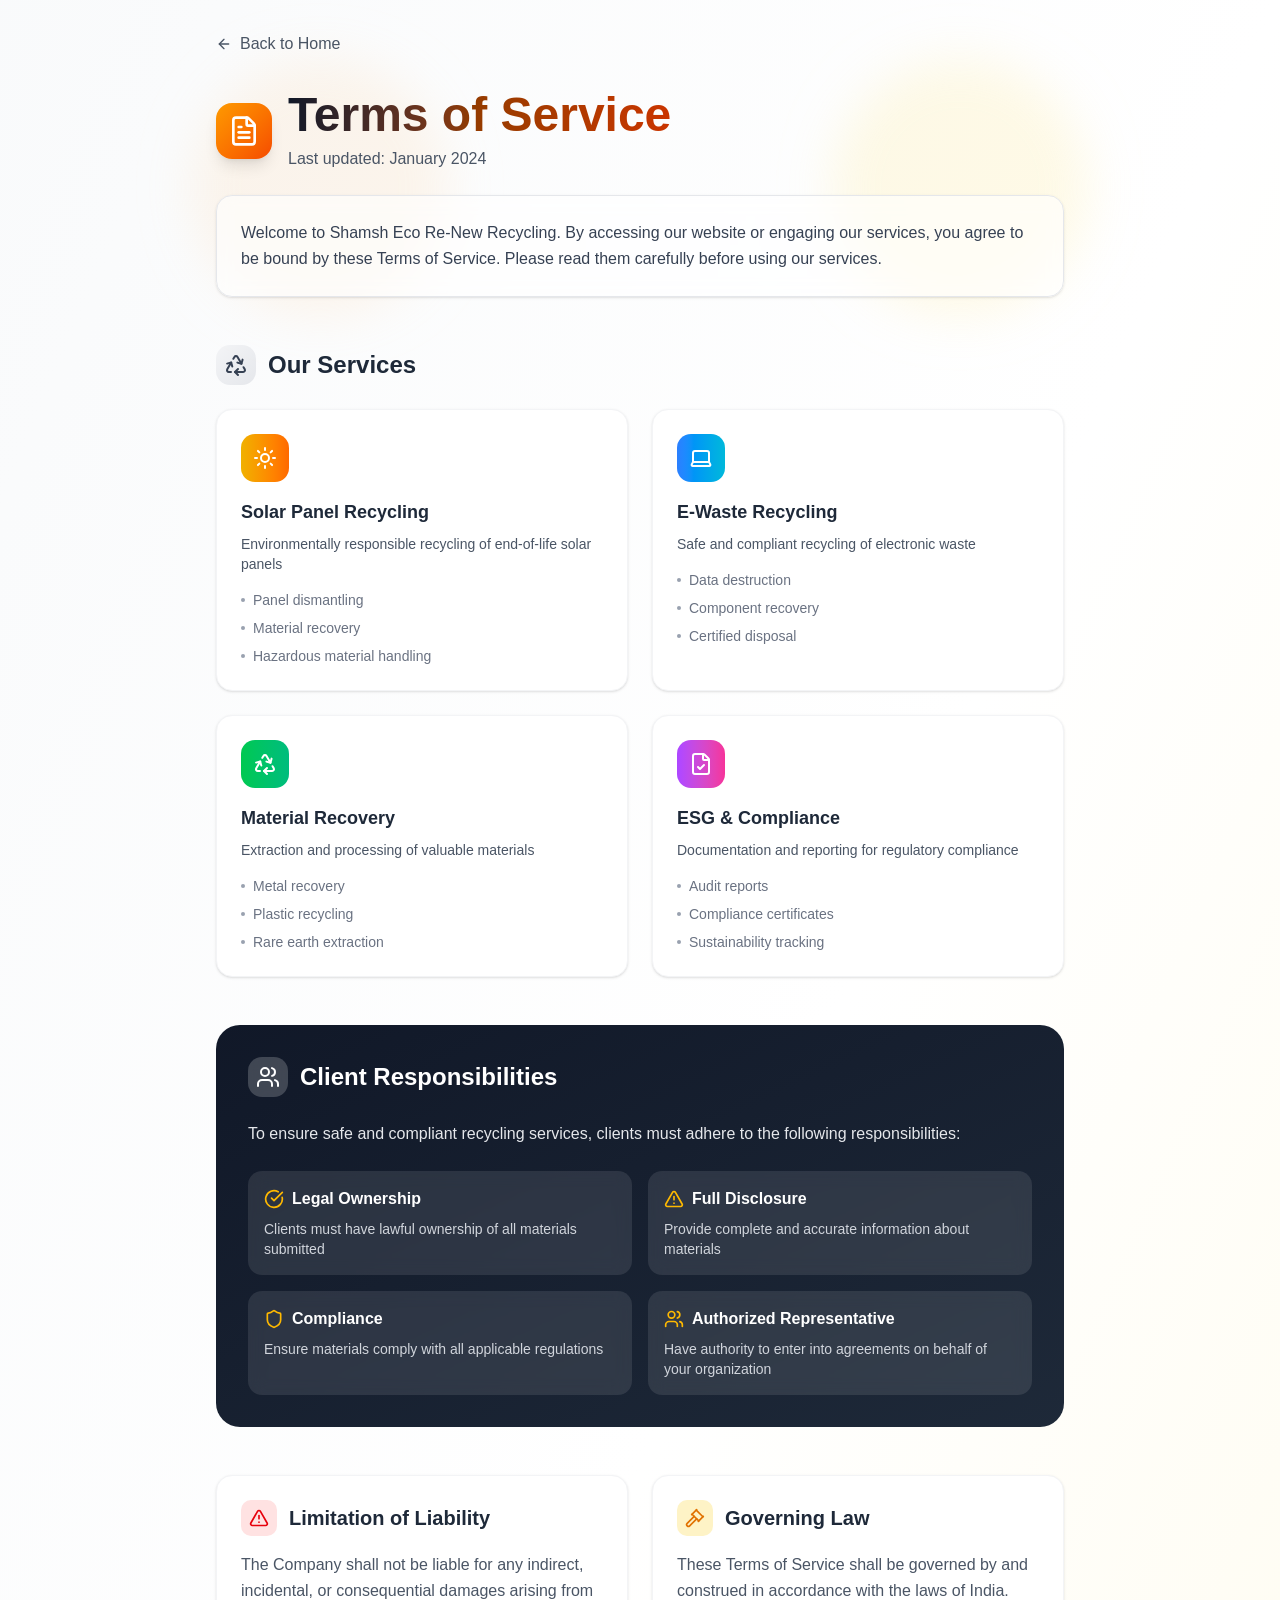
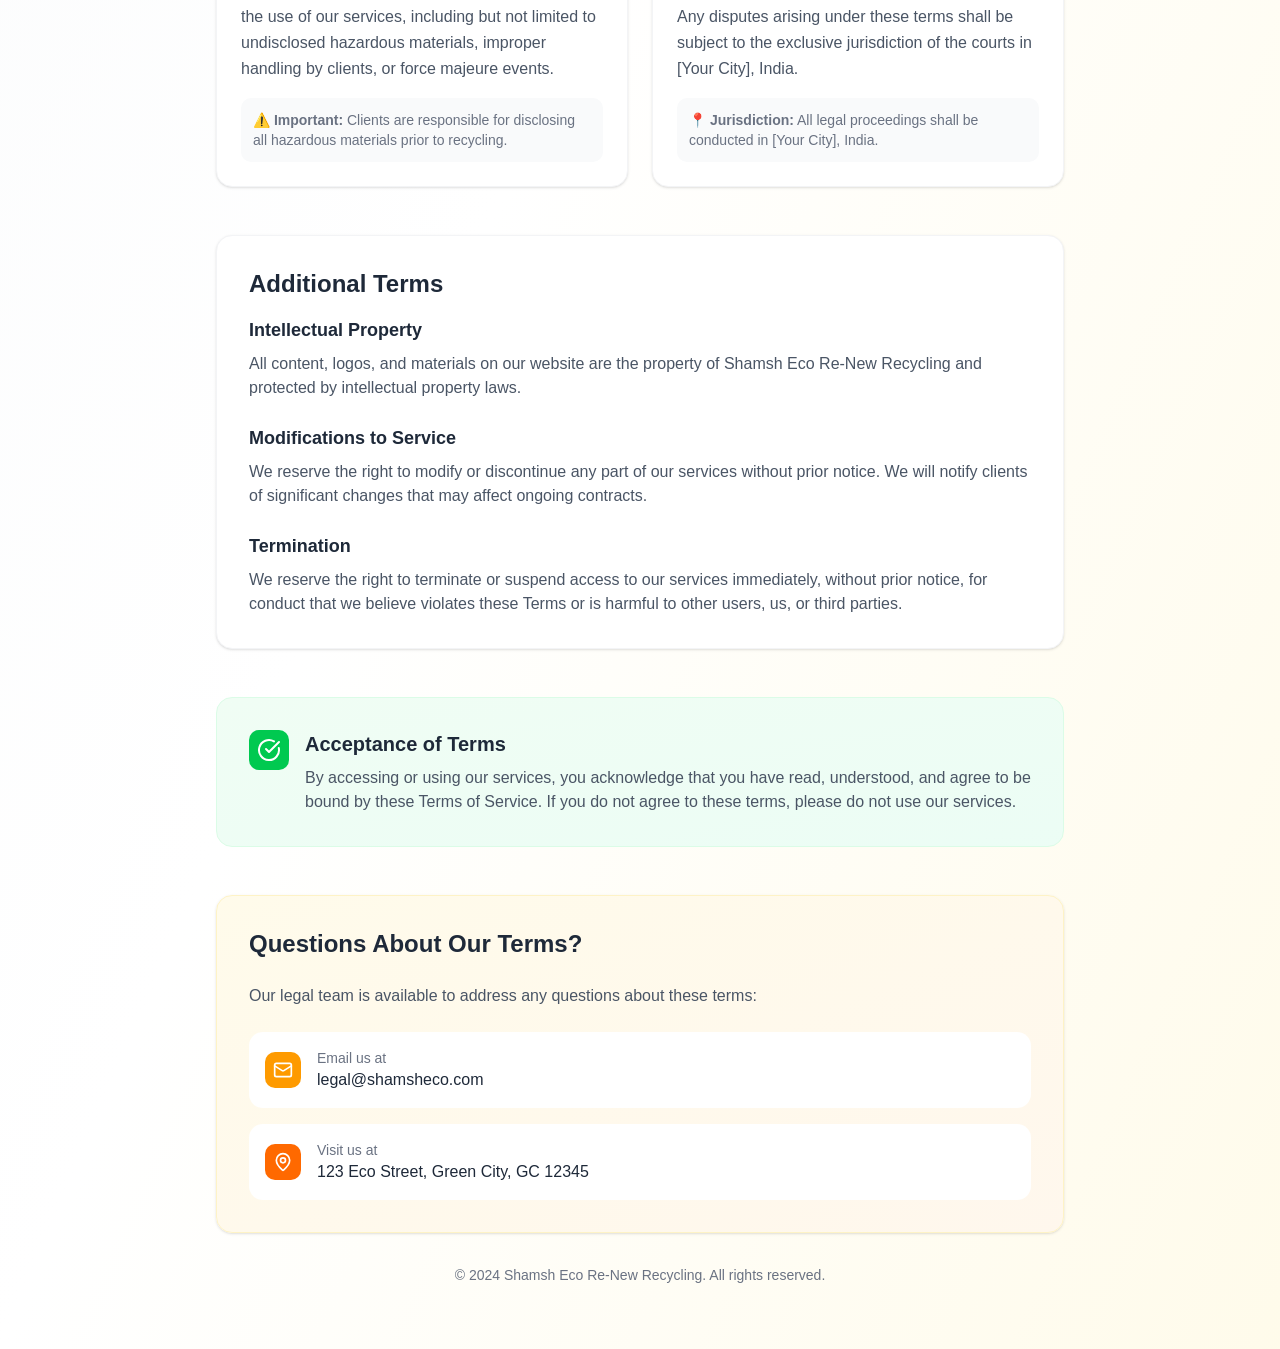
<file: termsOfService.html>
<!DOCTYPE html><!--1yGQMcWPJ5G7YcS882_h9--><html lang="en"><head><meta charSet="utf-8"/><meta name="viewport" content="width=device-width, initial-scale=1"/><link rel="preload" href="/_next/static/media/797e433ab948586e-s.p.29207c2f.woff2" as="font" crossorigin="" type="font/woff2"/><link rel="preload" href="/_next/static/media/caa3a2e1cccd8315-s.p.3b6cae6d.woff2" as="font" crossorigin="" type="font/woff2"/><link rel="stylesheet" href="/_next/static/chunks/d5264b2d664cfe35.css" data-precedence="next"/><link rel="preload" as="script" fetchPriority="low" href="/_next/static/chunks/3b4ac944450dc08c.js"/><script src="/_next/static/chunks/f091501564eb2ea3.js" async=""></script><script src="/_next/static/chunks/87037a5848f6727d.js" async=""></script><script src="/_next/static/chunks/2299466f6350072b.js" async=""></script><script src="/_next/static/chunks/turbopack-73c6f8545f2cdf8c.js" async=""></script><script src="/_next/static/chunks/a78a454430283b36.js" async=""></script><script src="/_next/static/chunks/65d33079f0f9c160.js" async=""></script><script src="/_next/static/chunks/ff1a16fafef87110.js" async=""></script><script src="/_next/static/chunks/d2be314c3ece3fbe.js" async=""></script><script src="/_next/static/chunks/18f38dbeee9f54d3.js" async=""></script><meta name="next-size-adjust" content=""/><title>Terms of Service | Shamsh Eco Re-New Recycling</title><meta name="description" content="Terms of Service for Shamsh Eco Re-New Recycling outlining service conditions and legal responsibilities."/><script src="/_next/static/chunks/a6dad97d9634a72d.js" noModule=""></script></head><body class="geist_a71539c9-module__T19VSG__variable geist_mono_8d43a2aa-module__8Li5zG__variable antialiased"><div hidden=""><!--$--><!--/$--></div><!--$?--><template id="B:0"></template><div>Loading</div><!--/$--><section aria-label="Notifications alt+T" tabindex="-1" aria-live="polite" aria-relevant="additions text" aria-atomic="false"></section><script>requestAnimationFrame(function(){$RT=performance.now()});</script><script src="/_next/static/chunks/3b4ac944450dc08c.js" id="_R_" async=""></script><div hidden id="S:0"><div class="min-h-screen bg-gradient-to-br from-gray-50 via-white to-amber-50"><div class="max-w-4xl mx-auto px-6 pt-8"><a class="inline-flex items-center text-gray-600 hover:text-amber-600 transition-colors group" href="/"><svg xmlns="http://www.w3.org/2000/svg" width="24" height="24" viewBox="0 0 24 24" fill="none" stroke="currentColor" stroke-width="2" stroke-linecap="round" stroke-linejoin="round" class="lucide lucide-arrow-left w-4 h-4 mr-2 group-hover:-translate-x-1 transition-transform" aria-hidden="true"><path d="m12 19-7-7 7-7"></path><path d="M19 12H5"></path></svg>Back to Home</a></div><div class="relative max-w-4xl mx-auto px-6 pt-8 pb-12"><div class="absolute top-0 right-0 w-64 h-64 bg-amber-200 rounded-full mix-blend-multiply filter blur-xl opacity-20 animate-blob"></div><div class="absolute top-0 left-0 w-64 h-64 bg-orange-200 rounded-full mix-blend-multiply filter blur-xl opacity-20 animate-blob animation-delay-2000"></div><div class="relative"><div class="flex items-center gap-4 mb-6"><div class="p-3 bg-gradient-to-br from-amber-500 to-orange-600 rounded-2xl shadow-lg"><svg xmlns="http://www.w3.org/2000/svg" width="24" height="24" viewBox="0 0 24 24" fill="none" stroke="currentColor" stroke-width="2" stroke-linecap="round" stroke-linejoin="round" class="lucide lucide-file-text w-8 h-8 text-white" aria-hidden="true"><path d="M6 22a2 2 0 0 1-2-2V4a2 2 0 0 1 2-2h8a2.4 2.4 0 0 1 1.704.706l3.588 3.588A2.4 2.4 0 0 1 20 8v12a2 2 0 0 1-2 2z"></path><path d="M14 2v5a1 1 0 0 0 1 1h5"></path><path d="M10 9H8"></path><path d="M16 13H8"></path><path d="M16 17H8"></path></svg></div><div><h1 class="text-4xl md:text-5xl font-bold bg-gradient-to-r from-gray-900 via-amber-800 to-orange-700 bg-clip-text text-transparent">Terms of Service</h1><p class="text-gray-600 mt-2">Last updated: January 2024</p></div></div><div class="bg-white/60 backdrop-blur-sm rounded-2xl p-6 border border-gray-200 shadow-sm"><p class="text-gray-700 leading-relaxed">Welcome to Shamsh Eco Re-New Recycling. By accessing our website or engaging our services, you agree to be bound by these Terms of Service. Please read them carefully before using our services.</p></div></div></div><div class="max-w-4xl mx-auto px-6 pb-16"><section class="mb-12"><div class="flex items-center gap-3 mb-6"><div class="p-2 bg-gradient-to-br from-gray-100 to-gray-200 rounded-xl"><svg xmlns="http://www.w3.org/2000/svg" width="24" height="24" viewBox="0 0 24 24" fill="none" stroke="currentColor" stroke-width="2" stroke-linecap="round" stroke-linejoin="round" class="lucide lucide-recycle w-6 h-6 text-gray-700" aria-hidden="true"><path d="M7 19H4.815a1.83 1.83 0 0 1-1.57-.881 1.785 1.785 0 0 1-.004-1.784L7.196 9.5"></path><path d="M11 19h8.203a1.83 1.83 0 0 0 1.556-.89 1.784 1.784 0 0 0 0-1.775l-1.226-2.12"></path><path d="m14 16-3 3 3 3"></path><path d="M8.293 13.596 7.196 9.5 3.1 10.598"></path><path d="m9.344 5.811 1.093-1.892A1.83 1.83 0 0 1 11.985 3a1.784 1.784 0 0 1 1.546.888l3.943 6.843"></path><path d="m13.378 9.633 4.096 1.098 1.097-4.096"></path></svg></div><h2 class="text-2xl font-bold text-gray-800">Our Services</h2></div><div class="grid md:grid-cols-2 gap-6"><div class="group bg-white rounded-2xl p-6 shadow-sm border border-gray-100 hover:shadow-xl transition-all duration-300 hover:-translate-y-1"><div class="inline-flex p-3 bg-gradient-to-r from-yellow-500 to-orange-500 rounded-xl text-white mb-4 group-hover:scale-110 transition-transform"><svg xmlns="http://www.w3.org/2000/svg" width="24" height="24" viewBox="0 0 24 24" fill="none" stroke="currentColor" stroke-width="2" stroke-linecap="round" stroke-linejoin="round" class="lucide lucide-sun w-6 h-6" aria-hidden="true"><circle cx="12" cy="12" r="4"></circle><path d="M12 2v2"></path><path d="M12 20v2"></path><path d="m4.93 4.93 1.41 1.41"></path><path d="m17.66 17.66 1.41 1.41"></path><path d="M2 12h2"></path><path d="M20 12h2"></path><path d="m6.34 17.66-1.41 1.41"></path><path d="m19.07 4.93-1.41 1.41"></path></svg></div><h3 class="text-lg font-semibold text-gray-800 mb-2">Solar Panel Recycling</h3><p class="text-gray-600 text-sm mb-4">Environmentally responsible recycling of end-of-life solar panels</p><ul class="space-y-2"><li class="flex items-center gap-2 text-sm text-gray-500"><div class="w-1 h-1 bg-gray-400 rounded-full"></div>Panel dismantling</li><li class="flex items-center gap-2 text-sm text-gray-500"><div class="w-1 h-1 bg-gray-400 rounded-full"></div>Material recovery</li><li class="flex items-center gap-2 text-sm text-gray-500"><div class="w-1 h-1 bg-gray-400 rounded-full"></div>Hazardous material handling</li></ul></div><div class="group bg-white rounded-2xl p-6 shadow-sm border border-gray-100 hover:shadow-xl transition-all duration-300 hover:-translate-y-1"><div class="inline-flex p-3 bg-gradient-to-r from-blue-500 to-cyan-500 rounded-xl text-white mb-4 group-hover:scale-110 transition-transform"><svg xmlns="http://www.w3.org/2000/svg" width="24" height="24" viewBox="0 0 24 24" fill="none" stroke="currentColor" stroke-width="2" stroke-linecap="round" stroke-linejoin="round" class="lucide lucide-laptop w-6 h-6" aria-hidden="true"><path d="M18 5a2 2 0 0 1 2 2v8.526a2 2 0 0 0 .212.897l1.068 2.127a1 1 0 0 1-.9 1.45H3.62a1 1 0 0 1-.9-1.45l1.068-2.127A2 2 0 0 0 4 15.526V7a2 2 0 0 1 2-2z"></path><path d="M20.054 15.987H3.946"></path></svg></div><h3 class="text-lg font-semibold text-gray-800 mb-2">E-Waste Recycling</h3><p class="text-gray-600 text-sm mb-4">Safe and compliant recycling of electronic waste</p><ul class="space-y-2"><li class="flex items-center gap-2 text-sm text-gray-500"><div class="w-1 h-1 bg-gray-400 rounded-full"></div>Data destruction</li><li class="flex items-center gap-2 text-sm text-gray-500"><div class="w-1 h-1 bg-gray-400 rounded-full"></div>Component recovery</li><li class="flex items-center gap-2 text-sm text-gray-500"><div class="w-1 h-1 bg-gray-400 rounded-full"></div>Certified disposal</li></ul></div><div class="group bg-white rounded-2xl p-6 shadow-sm border border-gray-100 hover:shadow-xl transition-all duration-300 hover:-translate-y-1"><div class="inline-flex p-3 bg-gradient-to-r from-green-500 to-emerald-500 rounded-xl text-white mb-4 group-hover:scale-110 transition-transform"><svg xmlns="http://www.w3.org/2000/svg" width="24" height="24" viewBox="0 0 24 24" fill="none" stroke="currentColor" stroke-width="2" stroke-linecap="round" stroke-linejoin="round" class="lucide lucide-recycle w-6 h-6" aria-hidden="true"><path d="M7 19H4.815a1.83 1.83 0 0 1-1.57-.881 1.785 1.785 0 0 1-.004-1.784L7.196 9.5"></path><path d="M11 19h8.203a1.83 1.83 0 0 0 1.556-.89 1.784 1.784 0 0 0 0-1.775l-1.226-2.12"></path><path d="m14 16-3 3 3 3"></path><path d="M8.293 13.596 7.196 9.5 3.1 10.598"></path><path d="m9.344 5.811 1.093-1.892A1.83 1.83 0 0 1 11.985 3a1.784 1.784 0 0 1 1.546.888l3.943 6.843"></path><path d="m13.378 9.633 4.096 1.098 1.097-4.096"></path></svg></div><h3 class="text-lg font-semibold text-gray-800 mb-2">Material Recovery</h3><p class="text-gray-600 text-sm mb-4">Extraction and processing of valuable materials</p><ul class="space-y-2"><li class="flex items-center gap-2 text-sm text-gray-500"><div class="w-1 h-1 bg-gray-400 rounded-full"></div>Metal recovery</li><li class="flex items-center gap-2 text-sm text-gray-500"><div class="w-1 h-1 bg-gray-400 rounded-full"></div>Plastic recycling</li><li class="flex items-center gap-2 text-sm text-gray-500"><div class="w-1 h-1 bg-gray-400 rounded-full"></div>Rare earth extraction</li></ul></div><div class="group bg-white rounded-2xl p-6 shadow-sm border border-gray-100 hover:shadow-xl transition-all duration-300 hover:-translate-y-1"><div class="inline-flex p-3 bg-gradient-to-r from-purple-500 to-pink-500 rounded-xl text-white mb-4 group-hover:scale-110 transition-transform"><svg xmlns="http://www.w3.org/2000/svg" width="24" height="24" viewBox="0 0 24 24" fill="none" stroke="currentColor" stroke-width="2" stroke-linecap="round" stroke-linejoin="round" class="lucide lucide-file-check w-6 h-6" aria-hidden="true"><path d="M6 22a2 2 0 0 1-2-2V4a2 2 0 0 1 2-2h8a2.4 2.4 0 0 1 1.704.706l3.588 3.588A2.4 2.4 0 0 1 20 8v12a2 2 0 0 1-2 2z"></path><path d="M14 2v5a1 1 0 0 0 1 1h5"></path><path d="m9 15 2 2 4-4"></path></svg></div><h3 class="text-lg font-semibold text-gray-800 mb-2">ESG &amp; Compliance</h3><p class="text-gray-600 text-sm mb-4">Documentation and reporting for regulatory compliance</p><ul class="space-y-2"><li class="flex items-center gap-2 text-sm text-gray-500"><div class="w-1 h-1 bg-gray-400 rounded-full"></div>Audit reports</li><li class="flex items-center gap-2 text-sm text-gray-500"><div class="w-1 h-1 bg-gray-400 rounded-full"></div>Compliance certificates</li><li class="flex items-center gap-2 text-sm text-gray-500"><div class="w-1 h-1 bg-gray-400 rounded-full"></div>Sustainability tracking</li></ul></div></div></section><section class="mb-12"><div class="bg-gradient-to-br from-gray-900 to-gray-800 rounded-3xl p-8 text-white"><div class="flex items-center gap-3 mb-6"><div class="p-2 bg-white/20 rounded-xl backdrop-blur-sm"><svg xmlns="http://www.w3.org/2000/svg" width="24" height="24" viewBox="0 0 24 24" fill="none" stroke="currentColor" stroke-width="2" stroke-linecap="round" stroke-linejoin="round" class="lucide lucide-users w-6 h-6" aria-hidden="true"><path d="M16 21v-2a4 4 0 0 0-4-4H6a4 4 0 0 0-4 4v2"></path><path d="M16 3.128a4 4 0 0 1 0 7.744"></path><path d="M22 21v-2a4 4 0 0 0-3-3.87"></path><circle cx="9" cy="7" r="4"></circle></svg></div><h2 class="text-2xl font-bold">Client Responsibilities</h2></div><p class="text-gray-200 mb-6 leading-relaxed">To ensure safe and compliant recycling services, clients must adhere to the following responsibilities:</p><div class="grid sm:grid-cols-2 gap-4"><div class="bg-white/10 rounded-xl p-4 backdrop-blur-sm"><div class="flex items-center gap-2 mb-2"><div class="text-amber-400"><svg xmlns="http://www.w3.org/2000/svg" width="24" height="24" viewBox="0 0 24 24" fill="none" stroke="currentColor" stroke-width="2" stroke-linecap="round" stroke-linejoin="round" class="lucide lucide-circle-check-big w-5 h-5" aria-hidden="true"><path d="M21.801 10A10 10 0 1 1 17 3.335"></path><path d="m9 11 3 3L22 4"></path></svg></div><h3 class="font-semibold text-white">Legal Ownership</h3></div><p class="text-sm text-gray-300">Clients must have lawful ownership of all materials submitted</p></div><div class="bg-white/10 rounded-xl p-4 backdrop-blur-sm"><div class="flex items-center gap-2 mb-2"><div class="text-amber-400"><svg xmlns="http://www.w3.org/2000/svg" width="24" height="24" viewBox="0 0 24 24" fill="none" stroke="currentColor" stroke-width="2" stroke-linecap="round" stroke-linejoin="round" class="lucide lucide-triangle-alert w-5 h-5" aria-hidden="true"><path d="m21.73 18-8-14a2 2 0 0 0-3.48 0l-8 14A2 2 0 0 0 4 21h16a2 2 0 0 0 1.73-3"></path><path d="M12 9v4"></path><path d="M12 17h.01"></path></svg></div><h3 class="font-semibold text-white">Full Disclosure</h3></div><p class="text-sm text-gray-300">Provide complete and accurate information about materials</p></div><div class="bg-white/10 rounded-xl p-4 backdrop-blur-sm"><div class="flex items-center gap-2 mb-2"><div class="text-amber-400"><svg xmlns="http://www.w3.org/2000/svg" width="24" height="24" viewBox="0 0 24 24" fill="none" stroke="currentColor" stroke-width="2" stroke-linecap="round" stroke-linejoin="round" class="lucide lucide-shield w-5 h-5" aria-hidden="true"><path d="M20 13c0 5-3.5 7.5-7.66 8.95a1 1 0 0 1-.67-.01C7.5 20.5 4 18 4 13V6a1 1 0 0 1 1-1c2 0 4.5-1.2 6.24-2.72a1.17 1.17 0 0 1 1.52 0C14.51 3.81 17 5 19 5a1 1 0 0 1 1 1z"></path></svg></div><h3 class="font-semibold text-white">Compliance</h3></div><p class="text-sm text-gray-300">Ensure materials comply with all applicable regulations</p></div><div class="bg-white/10 rounded-xl p-4 backdrop-blur-sm"><div class="flex items-center gap-2 mb-2"><div class="text-amber-400"><svg xmlns="http://www.w3.org/2000/svg" width="24" height="24" viewBox="0 0 24 24" fill="none" stroke="currentColor" stroke-width="2" stroke-linecap="round" stroke-linejoin="round" class="lucide lucide-users w-5 h-5" aria-hidden="true"><path d="M16 21v-2a4 4 0 0 0-4-4H6a4 4 0 0 0-4 4v2"></path><path d="M16 3.128a4 4 0 0 1 0 7.744"></path><path d="M22 21v-2a4 4 0 0 0-3-3.87"></path><circle cx="9" cy="7" r="4"></circle></svg></div><h3 class="font-semibold text-white">Authorized Representative</h3></div><p class="text-sm text-gray-300">Have authority to enter into agreements on behalf of your organization</p></div></div></div></section><div class="grid md:grid-cols-2 gap-6 mb-12"><section class="bg-white rounded-2xl p-6 shadow-sm border border-gray-100 hover:shadow-md transition-shadow"><div class="flex items-center gap-3 mb-4"><div class="p-2 bg-red-100 rounded-lg"><svg xmlns="http://www.w3.org/2000/svg" width="24" height="24" viewBox="0 0 24 24" fill="none" stroke="currentColor" stroke-width="2" stroke-linecap="round" stroke-linejoin="round" class="lucide lucide-triangle-alert w-5 h-5 text-red-600" aria-hidden="true"><path d="m21.73 18-8-14a2 2 0 0 0-3.48 0l-8 14A2 2 0 0 0 4 21h16a2 2 0 0 0 1.73-3"></path><path d="M12 9v4"></path><path d="M12 17h.01"></path></svg></div><h2 class="text-xl font-bold text-gray-800">Limitation of Liability</h2></div><p class="text-gray-600 leading-relaxed">The Company shall not be liable for any indirect, incidental, or consequential damages arising from the use of our services, including but not limited to undisclosed hazardous materials, improper handling by clients, or force majeure events.</p><div class="mt-4 p-3 bg-gray-50 rounded-lg"><p class="text-sm text-gray-500"><span class="font-semibold">⚠️ Important:</span> Clients are responsible for disclosing all hazardous materials prior to recycling.</p></div></section><section class="bg-white rounded-2xl p-6 shadow-sm border border-gray-100 hover:shadow-md transition-shadow"><div class="flex items-center gap-3 mb-4"><div class="p-2 bg-amber-100 rounded-lg"><svg xmlns="http://www.w3.org/2000/svg" width="24" height="24" viewBox="0 0 24 24" fill="none" stroke="currentColor" stroke-width="2" stroke-linecap="round" stroke-linejoin="round" class="lucide lucide-gavel w-5 h-5 text-amber-600" aria-hidden="true"><path d="m14 13-8.381 8.38a1 1 0 0 1-3.001-3l8.384-8.381"></path><path d="m16 16 6-6"></path><path d="m21.5 10.5-8-8"></path><path d="m8 8 6-6"></path><path d="m8.5 7.5 8 8"></path></svg></div><h2 class="text-xl font-bold text-gray-800">Governing Law</h2></div><p class="text-gray-600 leading-relaxed">These Terms of Service shall be governed by and construed in accordance with the laws of India. Any disputes arising under these terms shall be subject to the exclusive jurisdiction of the courts in [Your City], India.</p><div class="mt-4 p-3 bg-gray-50 rounded-lg"><p class="text-sm text-gray-500"><span class="font-semibold">📍 Jurisdiction:</span> All legal proceedings shall be conducted in [Your City], India.</p></div></section></div><section class="mb-12"><div class="bg-white rounded-2xl p-8 shadow-sm border border-gray-100"><h2 class="text-2xl font-bold text-gray-800 mb-4">Additional Terms</h2><div class="space-y-6"><div><h3 class="text-lg font-semibold text-gray-800 mb-2">Intellectual Property</h3><p class="text-gray-600">All content, logos, and materials on our website are the property of Shamsh Eco Re-New Recycling and protected by intellectual property laws.</p></div><div><h3 class="text-lg font-semibold text-gray-800 mb-2">Modifications to Service</h3><p class="text-gray-600">We reserve the right to modify or discontinue any part of our services without prior notice. We will notify clients of significant changes that may affect ongoing contracts.</p></div><div><h3 class="text-lg font-semibold text-gray-800 mb-2">Termination</h3><p class="text-gray-600">We reserve the right to terminate or suspend access to our services immediately, without prior notice, for conduct that we believe violates these Terms or is harmful to other users, us, or third parties.</p></div></div></div></section><section class="mb-12"><div class="bg-gradient-to-br from-green-50 to-emerald-50 rounded-2xl p-8 border border-green-100"><div class="flex items-start gap-4"><div class="p-2 bg-green-500 rounded-lg text-white"><svg xmlns="http://www.w3.org/2000/svg" width="24" height="24" viewBox="0 0 24 24" fill="none" stroke="currentColor" stroke-width="2" stroke-linecap="round" stroke-linejoin="round" class="lucide lucide-circle-check-big w-6 h-6" aria-hidden="true"><path d="M21.801 10A10 10 0 1 1 17 3.335"></path><path d="m9 11 3 3L22 4"></path></svg></div><div><h2 class="text-xl font-bold text-gray-800 mb-2">Acceptance of Terms</h2><p class="text-gray-600">By accessing or using our services, you acknowledge that you have read, understood, and agree to be bound by these Terms of Service. If you do not agree to these terms, please do not use our services.</p></div></div></div></section><section class="bg-gradient-to-br from-amber-50 to-orange-50 rounded-2xl p-8 shadow-sm border border-amber-100"><h2 class="text-2xl font-bold text-gray-800 mb-6">Questions About Our Terms?</h2><p class="text-gray-600 mb-6">Our legal team is available to address any questions about these terms:</p><div class="space-y-4"><div class="flex items-center gap-4 p-4 bg-white rounded-xl hover:shadow-md transition-shadow group"><div class="p-2 bg-amber-500 rounded-lg text-white group-hover:scale-110 transition-transform"><svg xmlns="http://www.w3.org/2000/svg" width="24" height="24" viewBox="0 0 24 24" fill="none" stroke="currentColor" stroke-width="2" stroke-linecap="round" stroke-linejoin="round" class="lucide lucide-mail w-5 h-5" aria-hidden="true"><path d="m22 7-8.991 5.727a2 2 0 0 1-2.009 0L2 7"></path><rect x="2" y="4" width="20" height="16" rx="2"></rect></svg></div><div><p class="text-sm text-gray-500">Email us at</p><p class="text-gray-800 font-medium">legal@shamsheco.com</p></div></div><div class="flex items-center gap-4 p-4 bg-white rounded-xl hover:shadow-md transition-shadow group"><div class="p-2 bg-orange-500 rounded-lg text-white group-hover:scale-110 transition-transform"><svg xmlns="http://www.w3.org/2000/svg" width="24" height="24" viewBox="0 0 24 24" fill="none" stroke="currentColor" stroke-width="2" stroke-linecap="round" stroke-linejoin="round" class="lucide lucide-map-pin w-5 h-5" aria-hidden="true"><path d="M20 10c0 4.993-5.539 10.193-7.399 11.799a1 1 0 0 1-1.202 0C9.539 20.193 4 14.993 4 10a8 8 0 0 1 16 0"></path><circle cx="12" cy="10" r="3"></circle></svg></div><div><p class="text-sm text-gray-500">Visit us at</p><p class="text-gray-800 font-medium">123 Eco Street, Green City, GC 12345</p></div></div></div></section><div class="mt-8 text-center text-sm text-gray-500"><p>© 2024 Shamsh Eco Re-New Recycling. All rights reserved.</p></div></div></div><!--$--><!--/$--></div><script>$RB=[];$RV=function(a){$RT=performance.now();for(var b=0;b<a.length;b+=2){var c=a[b],e=a[b+1];null!==e.parentNode&&e.parentNode.removeChild(e);var f=c.parentNode;if(f){var g=c.previousSibling,h=0;do{if(c&&8===c.nodeType){var d=c.data;if("/$"===d||"/&"===d)if(0===h)break;else h--;else"$"!==d&&"$?"!==d&&"$~"!==d&&"$!"!==d&&"&"!==d||h++}d=c.nextSibling;f.removeChild(c);c=d}while(c);for(;e.firstChild;)f.insertBefore(e.firstChild,c);g.data="$";g._reactRetry&&requestAnimationFrame(g._reactRetry)}}a.length=0};
$RC=function(a,b){if(b=document.getElementById(b))(a=document.getElementById(a))?(a.previousSibling.data="$~",$RB.push(a,b),2===$RB.length&&("number"!==typeof $RT?requestAnimationFrame($RV.bind(null,$RB)):(a=performance.now(),setTimeout($RV.bind(null,$RB),2300>a&&2E3<a?2300-a:$RT+300-a)))):b.parentNode.removeChild(b)};$RC("B:0","S:0")</script><script>(self.__next_f=self.__next_f||[]).push([0])</script><script>self.__next_f.push([1,"1:\"$Sreact.fragment\"\n2:I[46039,[\"/_next/static/chunks/a78a454430283b36.js\",\"/_next/static/chunks/65d33079f0f9c160.js\"],\"default\"]\n3:I[39756,[\"/_next/static/chunks/ff1a16fafef87110.js\",\"/_next/static/chunks/d2be314c3ece3fbe.js\"],\"default\"]\n4:I[37457,[\"/_next/static/chunks/ff1a16fafef87110.js\",\"/_next/static/chunks/d2be314c3ece3fbe.js\"],\"default\"]\n5:I[22016,[\"/_next/static/chunks/a78a454430283b36.js\",\"/_next/static/chunks/65d33079f0f9c160.js\",\"/_next/static/chunks/18f38dbeee9f54d3.js\"],\"\"]\n11:I[68027,[\"/_next/static/chunks/ff1a16fafef87110.js\",\"/_next/static/chunks/d2be314c3ece3fbe.js\"],\"default\"]\n:HL[\"/_next/static/chunks/d5264b2d664cfe35.css\",\"style\"]\n:HL[\"/_next/static/media/797e433ab948586e-s.p.29207c2f.woff2\",\"font\",{\"crossOrigin\":\"\",\"type\":\"font/woff2\"}]\n:HL[\"/_next/static/media/caa3a2e1cccd8315-s.p.3b6cae6d.woff2\",\"font\",{\"crossOrigin\":\"\",\"type\":\"font/woff2\"}]\n"])</script><script>self.__next_f.push([1,"0:{\"P\":null,\"b\":\"1yGQMcWPJ5G7YcS882_h9\",\"c\":[\"\",\"termsOfService\"],\"q\":\"\",\"i\":false,\"f\":[[[\"\",{\"children\":[\"(info-routes)\",{\"children\":[\"termsOfService\",{\"children\":[\"__PAGE__\",{}]}]}]},\"$undefined\",\"$undefined\",true],[[\"$\",\"$1\",\"c\",{\"children\":[[[\"$\",\"link\",\"0\",{\"rel\":\"stylesheet\",\"href\":\"/_next/static/chunks/d5264b2d664cfe35.css\",\"precedence\":\"next\",\"crossOrigin\":\"$undefined\",\"nonce\":\"$undefined\"}],[\"$\",\"script\",\"script-0\",{\"src\":\"/_next/static/chunks/a78a454430283b36.js\",\"async\":true,\"nonce\":\"$undefined\"}],[\"$\",\"script\",\"script-1\",{\"src\":\"/_next/static/chunks/65d33079f0f9c160.js\",\"async\":true,\"nonce\":\"$undefined\"}]],[\"$\",\"html\",null,{\"lang\":\"en\",\"children\":[\"$\",\"body\",null,{\"className\":\"geist_a71539c9-module__T19VSG__variable geist_mono_8d43a2aa-module__8Li5zG__variable antialiased\",\"children\":[\"$\",\"$L2\",null,{\"children\":[\"$\",\"$L3\",null,{\"parallelRouterKey\":\"children\",\"error\":\"$undefined\",\"errorStyles\":\"$undefined\",\"errorScripts\":\"$undefined\",\"template\":[\"$\",\"$L4\",null,{}],\"templateStyles\":\"$undefined\",\"templateScripts\":\"$undefined\",\"notFound\":[[\"$\",\"div\",null,{\"children\":\"NotFound\"}],[]],\"forbidden\":\"$undefined\",\"unauthorized\":\"$undefined\"}]}]}]}]]}],{\"children\":[[\"$\",\"$1\",\"c\",{\"children\":[null,[\"$\",\"$L3\",null,{\"parallelRouterKey\":\"children\",\"error\":\"$undefined\",\"errorStyles\":\"$undefined\",\"errorScripts\":\"$undefined\",\"template\":[\"$\",\"$L4\",null,{}],\"templateStyles\":\"$undefined\",\"templateScripts\":\"$undefined\",\"notFound\":[[\"$\",\"div\",null,{\"children\":\"NotFound\"}],[]],\"forbidden\":\"$undefined\",\"unauthorized\":\"$undefined\"}]]}],{\"children\":[[\"$\",\"$1\",\"c\",{\"children\":[null,[\"$\",\"$L3\",null,{\"parallelRouterKey\":\"children\",\"error\":\"$undefined\",\"errorStyles\":\"$undefined\",\"errorScripts\":\"$undefined\",\"template\":[\"$\",\"$L4\",null,{}],\"templateStyles\":\"$undefined\",\"templateScripts\":\"$undefined\",\"notFound\":\"$undefined\",\"forbidden\":\"$undefined\",\"unauthorized\":\"$undefined\"}]]}],{\"children\":[[\"$\",\"$1\",\"c\",{\"children\":[[\"$\",\"div\",null,{\"className\":\"min-h-screen bg-gradient-to-br from-gray-50 via-white to-amber-50\",\"children\":[[\"$\",\"div\",null,{\"className\":\"max-w-4xl mx-auto px-6 pt-8\",\"children\":[\"$\",\"$L5\",null,{\"href\":\"/\",\"className\":\"inline-flex items-center text-gray-600 hover:text-amber-600 transition-colors group\",\"children\":[[\"$\",\"svg\",null,{\"ref\":\"$undefined\",\"xmlns\":\"http://www.w3.org/2000/svg\",\"width\":24,\"height\":24,\"viewBox\":\"0 0 24 24\",\"fill\":\"none\",\"stroke\":\"currentColor\",\"strokeWidth\":2,\"strokeLinecap\":\"round\",\"strokeLinejoin\":\"round\",\"className\":\"lucide lucide-arrow-left w-4 h-4 mr-2 group-hover:-translate-x-1 transition-transform\",\"aria-hidden\":\"true\",\"children\":[[\"$\",\"path\",\"1l729n\",{\"d\":\"m12 19-7-7 7-7\"}],[\"$\",\"path\",\"x3x0zl\",{\"d\":\"M19 12H5\"}],\"$undefined\"]}],\"Back to Home\"]}]}],[\"$\",\"div\",null,{\"className\":\"relative max-w-4xl mx-auto px-6 pt-8 pb-12\",\"children\":[[\"$\",\"div\",null,{\"className\":\"absolute top-0 right-0 w-64 h-64 bg-amber-200 rounded-full mix-blend-multiply filter blur-xl opacity-20 animate-blob\"}],[\"$\",\"div\",null,{\"className\":\"absolute top-0 left-0 w-64 h-64 bg-orange-200 rounded-full mix-blend-multiply filter blur-xl opacity-20 animate-blob animation-delay-2000\"}],[\"$\",\"div\",null,{\"className\":\"relative\",\"children\":[[\"$\",\"div\",null,{\"className\":\"flex items-center gap-4 mb-6\",\"children\":[[\"$\",\"div\",null,{\"className\":\"p-3 bg-gradient-to-br from-amber-500 to-orange-600 rounded-2xl shadow-lg\",\"children\":[\"$\",\"svg\",null,{\"ref\":\"$undefined\",\"xmlns\":\"http://www.w3.org/2000/svg\",\"width\":24,\"height\":24,\"viewBox\":\"0 0 24 24\",\"fill\":\"none\",\"stroke\":\"currentColor\",\"strokeWidth\":2,\"strokeLinecap\":\"round\",\"strokeLinejoin\":\"round\",\"className\":\"lucide lucide-file-text w-8 h-8 text-white\",\"aria-hidden\":\"true\",\"children\":[[\"$\",\"path\",\"1oefj6\",{\"d\":\"M6 22a2 2 0 0 1-2-2V4a2 2 0 0 1 2-2h8a2.4 2.4 0 0 1 1.704.706l3.588 3.588A2.4 2.4 0 0 1 20 8v12a2 2 0 0 1-2 2z\"}],[\"$\",\"path\",\"wfsgrz\",{\"d\":\"M14 2v5a1 1 0 0 0 1 1h5\"}],[\"$\",\"path\",\"b1mrlr\",{\"d\":\"M10 9H8\"}],[\"$\",\"path\",\"t4e002\",{\"d\":\"M16 13H8\"}],[\"$\",\"path\",\"z1uh3a\",{\"d\":\"M16 17H8\"}],\"$undefined\"]}]}],[\"$\",\"div\",null,{\"children\":[[\"$\",\"h1\",null,{\"className\":\"text-4xl md:text-5xl font-bold bg-gradient-to-r from-gray-900 via-amber-800 to-orange-700 bg-clip-text text-transparent\",\"children\":\"Terms of Service\"}],[\"$\",\"p\",null,{\"className\":\"text-gray-600 mt-2\",\"children\":\"Last updated: January 2024\"}]]}]]}],[\"$\",\"div\",null,{\"className\":\"bg-white/60 backdrop-blur-sm rounded-2xl p-6 border border-gray-200 shadow-sm\",\"children\":[\"$\",\"p\",null,{\"className\":\"text-gray-700 leading-relaxed\",\"children\":\"Welcome to Shamsh Eco Re-New Recycling. By accessing our website or engaging our services, you agree to be bound by these Terms of Service. Please read them carefully before using our services.\"}]}]]}]]}],[\"$\",\"div\",null,{\"className\":\"max-w-4xl mx-auto px-6 pb-16\",\"children\":[\"$L6\",\"$L7\",\"$L8\",\"$L9\",\"$La\",\"$Lb\",\"$Lc\"]}]]}],[\"$Ld\"],\"$Le\"]}],{},null,false,false]},null,false,false]},null,false,false]},[\"$Lf\",[],[]],false,false],\"$L10\",false]],\"m\":\"$undefined\",\"G\":[\"$11\",[]],\"S\":true}\n"])</script><script>self.__next_f.push([1,"1b:I[97367,[\"/_next/static/chunks/ff1a16fafef87110.js\",\"/_next/static/chunks/d2be314c3ece3fbe.js\"],\"OutletBoundary\"]\n1c:\"$Sreact.suspense\"\n1e:I[97367,[\"/_next/static/chunks/ff1a16fafef87110.js\",\"/_next/static/chunks/d2be314c3ece3fbe.js\"],\"ViewportBoundary\"]\n20:I[97367,[\"/_next/static/chunks/ff1a16fafef87110.js\",\"/_next/static/chunks/d2be314c3ece3fbe.js\"],\"MetadataBoundary\"]\n"])</script><script>self.__next_f.push([1,"6:[\"$\",\"section\",null,{\"className\":\"mb-12\",\"children\":[[\"$\",\"div\",null,{\"className\":\"flex items-center gap-3 mb-6\",\"children\":[[\"$\",\"div\",null,{\"className\":\"p-2 bg-gradient-to-br from-gray-100 to-gray-200 rounded-xl\",\"children\":[\"$\",\"svg\",null,{\"ref\":\"$undefined\",\"xmlns\":\"http://www.w3.org/2000/svg\",\"width\":24,\"height\":24,\"viewBox\":\"0 0 24 24\",\"fill\":\"none\",\"stroke\":\"currentColor\",\"strokeWidth\":2,\"strokeLinecap\":\"round\",\"strokeLinejoin\":\"round\",\"className\":\"lucide lucide-recycle w-6 h-6 text-gray-700\",\"aria-hidden\":\"true\",\"children\":[[\"$\",\"path\",\"x6z5xu\",{\"d\":\"M7 19H4.815a1.83 1.83 0 0 1-1.57-.881 1.785 1.785 0 0 1-.004-1.784L7.196 9.5\"}],[\"$\",\"path\",\"1x4zh5\",{\"d\":\"M11 19h8.203a1.83 1.83 0 0 0 1.556-.89 1.784 1.784 0 0 0 0-1.775l-1.226-2.12\"}],[\"$\",\"path\",\"f6jyew\",{\"d\":\"m14 16-3 3 3 3\"}],[\"$\",\"path\",\"wf1obh\",{\"d\":\"M8.293 13.596 7.196 9.5 3.1 10.598\"}],[\"$\",\"path\",\"9tzpgr\",{\"d\":\"m9.344 5.811 1.093-1.892A1.83 1.83 0 0 1 11.985 3a1.784 1.784 0 0 1 1.546.888l3.943 6.843\"}],[\"$\",\"path\",\"1oe83g\",{\"d\":\"m13.378 9.633 4.096 1.098 1.097-4.096\"}],\"$undefined\"]}]}],[\"$\",\"h2\",null,{\"className\":\"text-2xl font-bold text-gray-800\",\"children\":\"Our Services\"}]]}],[\"$\",\"div\",null,{\"className\":\"grid md:grid-cols-2 gap-6\",\"children\":[[\"$\",\"div\",\"0\",{\"className\":\"group bg-white rounded-2xl p-6 shadow-sm border border-gray-100 hover:shadow-xl transition-all duration-300 hover:-translate-y-1\",\"children\":[[\"$\",\"div\",null,{\"className\":\"inline-flex p-3 bg-gradient-to-r from-yellow-500 to-orange-500 rounded-xl text-white mb-4 group-hover:scale-110 transition-transform\",\"children\":[\"$\",\"svg\",null,{\"ref\":\"$undefined\",\"xmlns\":\"http://www.w3.org/2000/svg\",\"width\":24,\"height\":24,\"viewBox\":\"0 0 24 24\",\"fill\":\"none\",\"stroke\":\"currentColor\",\"strokeWidth\":2,\"strokeLinecap\":\"round\",\"strokeLinejoin\":\"round\",\"className\":\"lucide lucide-sun w-6 h-6\",\"aria-hidden\":\"true\",\"children\":[[\"$\",\"circle\",\"4exip2\",{\"cx\":\"12\",\"cy\":\"12\",\"r\":\"4\"}],[\"$\",\"path\",\"tus03m\",{\"d\":\"M12 2v2\"}],[\"$\",\"path\",\"1lh1kg\",{\"d\":\"M12 20v2\"}],[\"$\",\"path\",\"149t6j\",{\"d\":\"m4.93 4.93 1.41 1.41\"}],[\"$\",\"path\",\"ptbguv\",{\"d\":\"m17.66 17.66 1.41 1.41\"}],[\"$\",\"path\",\"1t8f8n\",{\"d\":\"M2 12h2\"}],[\"$\",\"path\",\"1q8mjw\",{\"d\":\"M20 12h2\"}],[\"$\",\"path\",\"1m8zz5\",{\"d\":\"m6.34 17.66-1.41 1.41\"}],[\"$\",\"path\",\"1shlcs\",{\"d\":\"m19.07 4.93-1.41 1.41\"}],\"$undefined\"]}]}],[\"$\",\"h3\",null,{\"className\":\"text-lg font-semibold text-gray-800 mb-2\",\"children\":\"Solar Panel Recycling\"}],[\"$\",\"p\",null,{\"className\":\"text-gray-600 text-sm mb-4\",\"children\":\"Environmentally responsible recycling of end-of-life solar panels\"}],[\"$\",\"ul\",null,{\"className\":\"space-y-2\",\"children\":[[\"$\",\"li\",\"0\",{\"className\":\"flex items-center gap-2 text-sm text-gray-500\",\"children\":[[\"$\",\"div\",null,{\"className\":\"w-1 h-1 bg-gray-400 rounded-full\"}],\"Panel dismantling\"]}],[\"$\",\"li\",\"1\",{\"className\":\"flex items-center gap-2 text-sm text-gray-500\",\"children\":[[\"$\",\"div\",null,{\"className\":\"w-1 h-1 bg-gray-400 rounded-full\"}],\"Material recovery\"]}],[\"$\",\"li\",\"2\",{\"className\":\"flex items-center gap-2 text-sm text-gray-500\",\"children\":[[\"$\",\"div\",null,{\"className\":\"w-1 h-1 bg-gray-400 rounded-full\"}],\"Hazardous material handling\"]}]]}]]}],[\"$\",\"div\",\"1\",{\"className\":\"group bg-white rounded-2xl p-6 shadow-sm border border-gray-100 hover:shadow-xl transition-all duration-300 hover:-translate-y-1\",\"children\":[[\"$\",\"div\",null,{\"className\":\"inline-flex p-3 bg-gradient-to-r from-blue-500 to-cyan-500 rounded-xl text-white mb-4 group-hover:scale-110 transition-transform\",\"children\":[\"$\",\"svg\",null,{\"ref\":\"$undefined\",\"xmlns\":\"http://www.w3.org/2000/svg\",\"width\":24,\"height\":24,\"viewBox\":\"0 0 24 24\",\"fill\":\"none\",\"stroke\":\"currentColor\",\"strokeWidth\":2,\"strokeLinecap\":\"round\",\"strokeLinejoin\":\"round\",\"className\":\"lucide lucide-laptop w-6 h-6\",\"aria-hidden\":\"true\",\"children\":[[\"$\",\"path\",\"1pdavp\",{\"d\":\"M18 5a2 2 0 0 1 2 2v8.526a2 2 0 0 0 .212.897l1.068 2.127a1 1 0 0 1-.9 1.45H3.62a1 1 0 0 1-.9-1.45l1.068-2.127A2 2 0 0 0 4 15.526V7a2 2 0 0 1 2-2z\"}],[\"$\",\"path\",\"14rxg9\",{\"d\":\"M20.054 15.987H3.946\"}],\"$undefined\"]}]}],[\"$\",\"h3\",null,{\"className\":\"text-lg font-semibold text-gray-800 mb-2\",\"children\":\"E-Waste Recycling\"}],[\"$\",\"p\",null,{\"className\":\"text-gray-600 text-sm mb-4\",\"children\":\"Safe and compliant recycling of electronic waste\"}],\"$L12\"]}],\"$L13\",\"$L14\"]}]]}]\n"])</script><script>self.__next_f.push([1,"7:[\"$\",\"section\",null,{\"className\":\"mb-12\",\"children\":[\"$\",\"div\",null,{\"className\":\"bg-gradient-to-br from-gray-900 to-gray-800 rounded-3xl p-8 text-white\",\"children\":[[\"$\",\"div\",null,{\"className\":\"flex items-center gap-3 mb-6\",\"children\":[[\"$\",\"div\",null,{\"className\":\"p-2 bg-white/20 rounded-xl backdrop-blur-sm\",\"children\":[\"$\",\"svg\",null,{\"ref\":\"$undefined\",\"xmlns\":\"http://www.w3.org/2000/svg\",\"width\":24,\"height\":24,\"viewBox\":\"0 0 24 24\",\"fill\":\"none\",\"stroke\":\"currentColor\",\"strokeWidth\":2,\"strokeLinecap\":\"round\",\"strokeLinejoin\":\"round\",\"className\":\"lucide lucide-users w-6 h-6\",\"aria-hidden\":\"true\",\"children\":[[\"$\",\"path\",\"1yyitq\",{\"d\":\"M16 21v-2a4 4 0 0 0-4-4H6a4 4 0 0 0-4 4v2\"}],[\"$\",\"path\",\"16gr8j\",{\"d\":\"M16 3.128a4 4 0 0 1 0 7.744\"}],[\"$\",\"path\",\"kshegd\",{\"d\":\"M22 21v-2a4 4 0 0 0-3-3.87\"}],[\"$\",\"circle\",\"nufk8\",{\"cx\":\"9\",\"cy\":\"7\",\"r\":\"4\"}],\"$undefined\"]}]}],[\"$\",\"h2\",null,{\"className\":\"text-2xl font-bold\",\"children\":\"Client Responsibilities\"}]]}],[\"$\",\"p\",null,{\"className\":\"text-gray-200 mb-6 leading-relaxed\",\"children\":\"To ensure safe and compliant recycling services, clients must adhere to the following responsibilities:\"}],[\"$\",\"div\",null,{\"className\":\"grid sm:grid-cols-2 gap-4\",\"children\":[[\"$\",\"div\",\"0\",{\"className\":\"bg-white/10 rounded-xl p-4 backdrop-blur-sm\",\"children\":[[\"$\",\"div\",null,{\"className\":\"flex items-center gap-2 mb-2\",\"children\":[[\"$\",\"div\",null,{\"className\":\"text-amber-400\",\"children\":[\"$\",\"svg\",null,{\"ref\":\"$undefined\",\"xmlns\":\"http://www.w3.org/2000/svg\",\"width\":24,\"height\":24,\"viewBox\":\"0 0 24 24\",\"fill\":\"none\",\"stroke\":\"currentColor\",\"strokeWidth\":2,\"strokeLinecap\":\"round\",\"strokeLinejoin\":\"round\",\"className\":\"lucide lucide-circle-check-big w-5 h-5\",\"aria-hidden\":\"true\",\"children\":[[\"$\",\"path\",\"yps3ct\",{\"d\":\"M21.801 10A10 10 0 1 1 17 3.335\"}],[\"$\",\"path\",\"1pflzl\",{\"d\":\"m9 11 3 3L22 4\"}],\"$undefined\"]}]}],[\"$\",\"h3\",null,{\"className\":\"font-semibold text-white\",\"children\":\"Legal Ownership\"}]]}],[\"$\",\"p\",null,{\"className\":\"text-sm text-gray-300\",\"children\":\"Clients must have lawful ownership of all materials submitted\"}]]}],[\"$\",\"div\",\"1\",{\"className\":\"bg-white/10 rounded-xl p-4 backdrop-blur-sm\",\"children\":[[\"$\",\"div\",null,{\"className\":\"flex items-center gap-2 mb-2\",\"children\":[[\"$\",\"div\",null,{\"className\":\"text-amber-400\",\"children\":[\"$\",\"svg\",null,{\"ref\":\"$undefined\",\"xmlns\":\"http://www.w3.org/2000/svg\",\"width\":24,\"height\":24,\"viewBox\":\"0 0 24 24\",\"fill\":\"none\",\"stroke\":\"currentColor\",\"strokeWidth\":2,\"strokeLinecap\":\"round\",\"strokeLinejoin\":\"round\",\"className\":\"lucide lucide-triangle-alert w-5 h-5\",\"aria-hidden\":\"true\",\"children\":[[\"$\",\"path\",\"wmoenq\",{\"d\":\"m21.73 18-8-14a2 2 0 0 0-3.48 0l-8 14A2 2 0 0 0 4 21h16a2 2 0 0 0 1.73-3\"}],[\"$\",\"path\",\"juzpu7\",{\"d\":\"M12 9v4\"}],[\"$\",\"path\",\"p32p05\",{\"d\":\"M12 17h.01\"}],\"$undefined\"]}]}],[\"$\",\"h3\",null,{\"className\":\"font-semibold text-white\",\"children\":\"Full Disclosure\"}]]}],[\"$\",\"p\",null,{\"className\":\"text-sm text-gray-300\",\"children\":\"Provide complete and accurate information about materials\"}]]}],[\"$\",\"div\",\"2\",{\"className\":\"bg-white/10 rounded-xl p-4 backdrop-blur-sm\",\"children\":[[\"$\",\"div\",null,{\"className\":\"flex items-center gap-2 mb-2\",\"children\":[[\"$\",\"div\",null,{\"className\":\"text-amber-400\",\"children\":[\"$\",\"svg\",null,{\"ref\":\"$undefined\",\"xmlns\":\"http://www.w3.org/2000/svg\",\"width\":24,\"height\":24,\"viewBox\":\"0 0 24 24\",\"fill\":\"none\",\"stroke\":\"currentColor\",\"strokeWidth\":2,\"strokeLinecap\":\"round\",\"strokeLinejoin\":\"round\",\"className\":\"lucide lucide-shield w-5 h-5\",\"aria-hidden\":\"true\",\"children\":[[\"$\",\"path\",\"oel41y\",{\"d\":\"M20 13c0 5-3.5 7.5-7.66 8.95a1 1 0 0 1-.67-.01C7.5 20.5 4 18 4 13V6a1 1 0 0 1 1-1c2 0 4.5-1.2 6.24-2.72a1.17 1.17 0 0 1 1.52 0C14.51 3.81 17 5 19 5a1 1 0 0 1 1 1z\"}],\"$undefined\"]}]}],[\"$\",\"h3\",null,{\"className\":\"font-semibold text-white\",\"children\":\"Compliance\"}]]}],[\"$\",\"p\",null,{\"className\":\"text-sm text-gray-300\",\"children\":\"Ensure materials comply with all applicable regulations\"}]]}],[\"$\",\"div\",\"3\",{\"className\":\"bg-white/10 rounded-xl p-4 backdrop-blur-sm\",\"children\":[[\"$\",\"div\",null,{\"className\":\"flex items-center gap-2 mb-2\",\"children\":[[\"$\",\"div\",null,{\"className\":\"text-amber-400\",\"children\":[\"$\",\"svg\",null,{\"ref\":\"$undefined\",\"xmlns\":\"http://www.w3.org/2000/svg\",\"width\":24,\"height\":24,\"viewBox\":\"0 0 24 24\",\"fill\":\"none\",\"stroke\":\"currentColor\",\"strokeWidth\":2,\"strokeLinecap\":\"round\",\"strokeLinejoin\":\"round\",\"className\":\"lucide lucide-users w-5 h-5\",\"aria-hidden\":\"true\",\"children\":[\"$L15\",\"$L16\",\"$L17\",\"$L18\",\"$undefined\"]}]}],\"$L19\"]}],\"$L1a\"]}]]}]]}]}]\n"])</script><script>self.__next_f.push([1,"8:[\"$\",\"div\",null,{\"className\":\"grid md:grid-cols-2 gap-6 mb-12\",\"children\":[[\"$\",\"section\",null,{\"className\":\"bg-white rounded-2xl p-6 shadow-sm border border-gray-100 hover:shadow-md transition-shadow\",\"children\":[[\"$\",\"div\",null,{\"className\":\"flex items-center gap-3 mb-4\",\"children\":[[\"$\",\"div\",null,{\"className\":\"p-2 bg-red-100 rounded-lg\",\"children\":[\"$\",\"svg\",null,{\"ref\":\"$undefined\",\"xmlns\":\"http://www.w3.org/2000/svg\",\"width\":24,\"height\":24,\"viewBox\":\"0 0 24 24\",\"fill\":\"none\",\"stroke\":\"currentColor\",\"strokeWidth\":2,\"strokeLinecap\":\"round\",\"strokeLinejoin\":\"round\",\"className\":\"lucide lucide-triangle-alert w-5 h-5 text-red-600\",\"aria-hidden\":\"true\",\"children\":[[\"$\",\"path\",\"wmoenq\",{\"d\":\"m21.73 18-8-14a2 2 0 0 0-3.48 0l-8 14A2 2 0 0 0 4 21h16a2 2 0 0 0 1.73-3\"}],[\"$\",\"path\",\"juzpu7\",{\"d\":\"M12 9v4\"}],[\"$\",\"path\",\"p32p05\",{\"d\":\"M12 17h.01\"}],\"$undefined\"]}]}],[\"$\",\"h2\",null,{\"className\":\"text-xl font-bold text-gray-800\",\"children\":\"Limitation of Liability\"}]]}],[\"$\",\"p\",null,{\"className\":\"text-gray-600 leading-relaxed\",\"children\":\"The Company shall not be liable for any indirect, incidental, or consequential damages arising from the use of our services, including but not limited to undisclosed hazardous materials, improper handling by clients, or force majeure events.\"}],[\"$\",\"div\",null,{\"className\":\"mt-4 p-3 bg-gray-50 rounded-lg\",\"children\":[\"$\",\"p\",null,{\"className\":\"text-sm text-gray-500\",\"children\":[[\"$\",\"span\",null,{\"className\":\"font-semibold\",\"children\":\"⚠️ Important:\"}],\" Clients are responsible for disclosing all hazardous materials prior to recycling.\"]}]}]]}],[\"$\",\"section\",null,{\"className\":\"bg-white rounded-2xl p-6 shadow-sm border border-gray-100 hover:shadow-md transition-shadow\",\"children\":[[\"$\",\"div\",null,{\"className\":\"flex items-center gap-3 mb-4\",\"children\":[[\"$\",\"div\",null,{\"className\":\"p-2 bg-amber-100 rounded-lg\",\"children\":[\"$\",\"svg\",null,{\"ref\":\"$undefined\",\"xmlns\":\"http://www.w3.org/2000/svg\",\"width\":24,\"height\":24,\"viewBox\":\"0 0 24 24\",\"fill\":\"none\",\"stroke\":\"currentColor\",\"strokeWidth\":2,\"strokeLinecap\":\"round\",\"strokeLinejoin\":\"round\",\"className\":\"lucide lucide-gavel w-5 h-5 text-amber-600\",\"aria-hidden\":\"true\",\"children\":[[\"$\",\"path\",\"pgg06f\",{\"d\":\"m14 13-8.381 8.38a1 1 0 0 1-3.001-3l8.384-8.381\"}],[\"$\",\"path\",\"vzrcl6\",{\"d\":\"m16 16 6-6\"}],[\"$\",\"path\",\"a17d9x\",{\"d\":\"m21.5 10.5-8-8\"}],[\"$\",\"path\",\"18bi4p\",{\"d\":\"m8 8 6-6\"}],[\"$\",\"path\",\"1oyaui\",{\"d\":\"m8.5 7.5 8 8\"}],\"$undefined\"]}]}],[\"$\",\"h2\",null,{\"className\":\"text-xl font-bold text-gray-800\",\"children\":\"Governing Law\"}]]}],[\"$\",\"p\",null,{\"className\":\"text-gray-600 leading-relaxed\",\"children\":\"These Terms of Service shall be governed by and construed in accordance with the laws of India. Any disputes arising under these terms shall be subject to the exclusive jurisdiction of the courts in [Your City], India.\"}],[\"$\",\"div\",null,{\"className\":\"mt-4 p-3 bg-gray-50 rounded-lg\",\"children\":[\"$\",\"p\",null,{\"className\":\"text-sm text-gray-500\",\"children\":[[\"$\",\"span\",null,{\"className\":\"font-semibold\",\"children\":\"📍 Jurisdiction:\"}],\" All legal proceedings shall be conducted in [Your City], India.\"]}]}]]}]]}]\n"])</script><script>self.__next_f.push([1,"9:[\"$\",\"section\",null,{\"className\":\"mb-12\",\"children\":[\"$\",\"div\",null,{\"className\":\"bg-white rounded-2xl p-8 shadow-sm border border-gray-100\",\"children\":[[\"$\",\"h2\",null,{\"className\":\"text-2xl font-bold text-gray-800 mb-4\",\"children\":\"Additional Terms\"}],[\"$\",\"div\",null,{\"className\":\"space-y-6\",\"children\":[[\"$\",\"div\",null,{\"children\":[[\"$\",\"h3\",null,{\"className\":\"text-lg font-semibold text-gray-800 mb-2\",\"children\":\"Intellectual Property\"}],[\"$\",\"p\",null,{\"className\":\"text-gray-600\",\"children\":\"All content, logos, and materials on our website are the property of Shamsh Eco Re-New Recycling and protected by intellectual property laws.\"}]]}],[\"$\",\"div\",null,{\"children\":[[\"$\",\"h3\",null,{\"className\":\"text-lg font-semibold text-gray-800 mb-2\",\"children\":\"Modifications to Service\"}],[\"$\",\"p\",null,{\"className\":\"text-gray-600\",\"children\":\"We reserve the right to modify or discontinue any part of our services without prior notice. We will notify clients of significant changes that may affect ongoing contracts.\"}]]}],[\"$\",\"div\",null,{\"children\":[[\"$\",\"h3\",null,{\"className\":\"text-lg font-semibold text-gray-800 mb-2\",\"children\":\"Termination\"}],[\"$\",\"p\",null,{\"className\":\"text-gray-600\",\"children\":\"We reserve the right to terminate or suspend access to our services immediately, without prior notice, for conduct that we believe violates these Terms or is harmful to other users, us, or third parties.\"}]]}]]}]]}]}]\n"])</script><script>self.__next_f.push([1,"a:[\"$\",\"section\",null,{\"className\":\"mb-12\",\"children\":[\"$\",\"div\",null,{\"className\":\"bg-gradient-to-br from-green-50 to-emerald-50 rounded-2xl p-8 border border-green-100\",\"children\":[\"$\",\"div\",null,{\"className\":\"flex items-start gap-4\",\"children\":[[\"$\",\"div\",null,{\"className\":\"p-2 bg-green-500 rounded-lg text-white\",\"children\":[\"$\",\"svg\",null,{\"ref\":\"$undefined\",\"xmlns\":\"http://www.w3.org/2000/svg\",\"width\":24,\"height\":24,\"viewBox\":\"0 0 24 24\",\"fill\":\"none\",\"stroke\":\"currentColor\",\"strokeWidth\":2,\"strokeLinecap\":\"round\",\"strokeLinejoin\":\"round\",\"className\":\"lucide lucide-circle-check-big w-6 h-6\",\"aria-hidden\":\"true\",\"children\":[[\"$\",\"path\",\"yps3ct\",{\"d\":\"M21.801 10A10 10 0 1 1 17 3.335\"}],[\"$\",\"path\",\"1pflzl\",{\"d\":\"m9 11 3 3L22 4\"}],\"$undefined\"]}]}],[\"$\",\"div\",null,{\"children\":[[\"$\",\"h2\",null,{\"className\":\"text-xl font-bold text-gray-800 mb-2\",\"children\":\"Acceptance of Terms\"}],[\"$\",\"p\",null,{\"className\":\"text-gray-600\",\"children\":\"By accessing or using our services, you acknowledge that you have read, understood, and agree to be bound by these Terms of Service. If you do not agree to these terms, please do not use our services.\"}]]}]]}]}]}]\n"])</script><script>self.__next_f.push([1,"b:[\"$\",\"section\",null,{\"className\":\"bg-gradient-to-br from-amber-50 to-orange-50 rounded-2xl p-8 shadow-sm border border-amber-100\",\"children\":[[\"$\",\"h2\",null,{\"className\":\"text-2xl font-bold text-gray-800 mb-6\",\"children\":\"Questions About Our Terms?\"}],[\"$\",\"p\",null,{\"className\":\"text-gray-600 mb-6\",\"children\":\"Our legal team is available to address any questions about these terms:\"}],[\"$\",\"div\",null,{\"className\":\"space-y-4\",\"children\":[[\"$\",\"div\",null,{\"className\":\"flex items-center gap-4 p-4 bg-white rounded-xl hover:shadow-md transition-shadow group\",\"children\":[[\"$\",\"div\",null,{\"className\":\"p-2 bg-amber-500 rounded-lg text-white group-hover:scale-110 transition-transform\",\"children\":[\"$\",\"svg\",null,{\"ref\":\"$undefined\",\"xmlns\":\"http://www.w3.org/2000/svg\",\"width\":24,\"height\":24,\"viewBox\":\"0 0 24 24\",\"fill\":\"none\",\"stroke\":\"currentColor\",\"strokeWidth\":2,\"strokeLinecap\":\"round\",\"strokeLinejoin\":\"round\",\"className\":\"lucide lucide-mail w-5 h-5\",\"aria-hidden\":\"true\",\"children\":[[\"$\",\"path\",\"132q7q\",{\"d\":\"m22 7-8.991 5.727a2 2 0 0 1-2.009 0L2 7\"}],[\"$\",\"rect\",\"izxlao\",{\"x\":\"2\",\"y\":\"4\",\"width\":\"20\",\"height\":\"16\",\"rx\":\"2\"}],\"$undefined\"]}]}],[\"$\",\"div\",null,{\"children\":[[\"$\",\"p\",null,{\"className\":\"text-sm text-gray-500\",\"children\":\"Email us at\"}],[\"$\",\"p\",null,{\"className\":\"text-gray-800 font-medium\",\"children\":\"legal@shamsheco.com\"}]]}]]}],[\"$\",\"div\",null,{\"className\":\"flex items-center gap-4 p-4 bg-white rounded-xl hover:shadow-md transition-shadow group\",\"children\":[[\"$\",\"div\",null,{\"className\":\"p-2 bg-orange-500 rounded-lg text-white group-hover:scale-110 transition-transform\",\"children\":[\"$\",\"svg\",null,{\"ref\":\"$undefined\",\"xmlns\":\"http://www.w3.org/2000/svg\",\"width\":24,\"height\":24,\"viewBox\":\"0 0 24 24\",\"fill\":\"none\",\"stroke\":\"currentColor\",\"strokeWidth\":2,\"strokeLinecap\":\"round\",\"strokeLinejoin\":\"round\",\"className\":\"lucide lucide-map-pin w-5 h-5\",\"aria-hidden\":\"true\",\"children\":[[\"$\",\"path\",\"1r0f0z\",{\"d\":\"M20 10c0 4.993-5.539 10.193-7.399 11.799a1 1 0 0 1-1.202 0C9.539 20.193 4 14.993 4 10a8 8 0 0 1 16 0\"}],[\"$\",\"circle\",\"ilqhr7\",{\"cx\":\"12\",\"cy\":\"10\",\"r\":\"3\"}],\"$undefined\"]}]}],[\"$\",\"div\",null,{\"children\":[[\"$\",\"p\",null,{\"className\":\"text-sm text-gray-500\",\"children\":\"Visit us at\"}],[\"$\",\"p\",null,{\"className\":\"text-gray-800 font-medium\",\"children\":\"123 Eco Street, Green City, GC 12345\"}]]}]]}]]}]]}]\n"])</script><script>self.__next_f.push([1,"c:[\"$\",\"div\",null,{\"className\":\"mt-8 text-center text-sm text-gray-500\",\"children\":[\"$\",\"p\",null,{\"children\":\"© 2024 Shamsh Eco Re-New Recycling. All rights reserved.\"}]}]\nd:[\"$\",\"script\",\"script-0\",{\"src\":\"/_next/static/chunks/18f38dbeee9f54d3.js\",\"async\":true,\"nonce\":\"$undefined\"}]\ne:[\"$\",\"$L1b\",null,{\"children\":[\"$\",\"$1c\",null,{\"name\":\"Next.MetadataOutlet\",\"children\":\"$@1d\"}]}]\nf:[\"$\",\"div\",\"l\",{\"children\":\"Loading\"}]\n10:[\"$\",\"$1\",\"h\",{\"children\":[null,[\"$\",\"$L1e\",null,{\"children\":\"$L1f\"}],[\"$\",\"div\",null,{\"hidden\":true,\"children\":[\"$\",\"$L20\",null,{\"children\":[\"$\",\"$1c\",null,{\"name\":\"Next.Metadata\",\"children\":\"$L21\"}]}]}],[\"$\",\"meta\",null,{\"name\":\"next-size-adjust\",\"content\":\"\"}]]}]\n"])</script><script>self.__next_f.push([1,"12:[\"$\",\"ul\",null,{\"className\":\"space-y-2\",\"children\":[[\"$\",\"li\",\"0\",{\"className\":\"flex items-center gap-2 text-sm text-gray-500\",\"children\":[[\"$\",\"div\",null,{\"className\":\"w-1 h-1 bg-gray-400 rounded-full\"}],\"Data destruction\"]}],[\"$\",\"li\",\"1\",{\"className\":\"flex items-center gap-2 text-sm text-gray-500\",\"children\":[[\"$\",\"div\",null,{\"className\":\"w-1 h-1 bg-gray-400 rounded-full\"}],\"Component recovery\"]}],[\"$\",\"li\",\"2\",{\"className\":\"flex items-center gap-2 text-sm text-gray-500\",\"children\":[[\"$\",\"div\",null,{\"className\":\"w-1 h-1 bg-gray-400 rounded-full\"}],\"Certified disposal\"]}]]}]\n"])</script><script>self.__next_f.push([1,"13:[\"$\",\"div\",\"2\",{\"className\":\"group bg-white rounded-2xl p-6 shadow-sm border border-gray-100 hover:shadow-xl transition-all duration-300 hover:-translate-y-1\",\"children\":[[\"$\",\"div\",null,{\"className\":\"inline-flex p-3 bg-gradient-to-r from-green-500 to-emerald-500 rounded-xl text-white mb-4 group-hover:scale-110 transition-transform\",\"children\":[\"$\",\"svg\",null,{\"ref\":\"$undefined\",\"xmlns\":\"http://www.w3.org/2000/svg\",\"width\":24,\"height\":24,\"viewBox\":\"0 0 24 24\",\"fill\":\"none\",\"stroke\":\"currentColor\",\"strokeWidth\":2,\"strokeLinecap\":\"round\",\"strokeLinejoin\":\"round\",\"className\":\"lucide lucide-recycle w-6 h-6\",\"aria-hidden\":\"true\",\"children\":[[\"$\",\"path\",\"x6z5xu\",{\"d\":\"M7 19H4.815a1.83 1.83 0 0 1-1.57-.881 1.785 1.785 0 0 1-.004-1.784L7.196 9.5\"}],[\"$\",\"path\",\"1x4zh5\",{\"d\":\"M11 19h8.203a1.83 1.83 0 0 0 1.556-.89 1.784 1.784 0 0 0 0-1.775l-1.226-2.12\"}],[\"$\",\"path\",\"f6jyew\",{\"d\":\"m14 16-3 3 3 3\"}],[\"$\",\"path\",\"wf1obh\",{\"d\":\"M8.293 13.596 7.196 9.5 3.1 10.598\"}],[\"$\",\"path\",\"9tzpgr\",{\"d\":\"m9.344 5.811 1.093-1.892A1.83 1.83 0 0 1 11.985 3a1.784 1.784 0 0 1 1.546.888l3.943 6.843\"}],[\"$\",\"path\",\"1oe83g\",{\"d\":\"m13.378 9.633 4.096 1.098 1.097-4.096\"}],\"$undefined\"]}]}],[\"$\",\"h3\",null,{\"className\":\"text-lg font-semibold text-gray-800 mb-2\",\"children\":\"Material Recovery\"}],[\"$\",\"p\",null,{\"className\":\"text-gray-600 text-sm mb-4\",\"children\":\"Extraction and processing of valuable materials\"}],[\"$\",\"ul\",null,{\"className\":\"space-y-2\",\"children\":[[\"$\",\"li\",\"0\",{\"className\":\"flex items-center gap-2 text-sm text-gray-500\",\"children\":[[\"$\",\"div\",null,{\"className\":\"w-1 h-1 bg-gray-400 rounded-full\"}],\"Metal recovery\"]}],[\"$\",\"li\",\"1\",{\"className\":\"flex items-center gap-2 text-sm text-gray-500\",\"children\":[[\"$\",\"div\",null,{\"className\":\"w-1 h-1 bg-gray-400 rounded-full\"}],\"Plastic recycling\"]}],[\"$\",\"li\",\"2\",{\"className\":\"flex items-center gap-2 text-sm text-gray-500\",\"children\":[[\"$\",\"div\",null,{\"className\":\"w-1 h-1 bg-gray-400 rounded-full\"}],\"Rare earth extraction\"]}]]}]]}]\n"])</script><script>self.__next_f.push([1,"14:[\"$\",\"div\",\"3\",{\"className\":\"group bg-white rounded-2xl p-6 shadow-sm border border-gray-100 hover:shadow-xl transition-all duration-300 hover:-translate-y-1\",\"children\":[[\"$\",\"div\",null,{\"className\":\"inline-flex p-3 bg-gradient-to-r from-purple-500 to-pink-500 rounded-xl text-white mb-4 group-hover:scale-110 transition-transform\",\"children\":[\"$\",\"svg\",null,{\"ref\":\"$undefined\",\"xmlns\":\"http://www.w3.org/2000/svg\",\"width\":24,\"height\":24,\"viewBox\":\"0 0 24 24\",\"fill\":\"none\",\"stroke\":\"currentColor\",\"strokeWidth\":2,\"strokeLinecap\":\"round\",\"strokeLinejoin\":\"round\",\"className\":\"lucide lucide-file-check w-6 h-6\",\"aria-hidden\":\"true\",\"children\":[[\"$\",\"path\",\"1oefj6\",{\"d\":\"M6 22a2 2 0 0 1-2-2V4a2 2 0 0 1 2-2h8a2.4 2.4 0 0 1 1.704.706l3.588 3.588A2.4 2.4 0 0 1 20 8v12a2 2 0 0 1-2 2z\"}],[\"$\",\"path\",\"wfsgrz\",{\"d\":\"M14 2v5a1 1 0 0 0 1 1h5\"}],[\"$\",\"path\",\"1grp1n\",{\"d\":\"m9 15 2 2 4-4\"}],\"$undefined\"]}]}],[\"$\",\"h3\",null,{\"className\":\"text-lg font-semibold text-gray-800 mb-2\",\"children\":\"ESG \u0026 Compliance\"}],[\"$\",\"p\",null,{\"className\":\"text-gray-600 text-sm mb-4\",\"children\":\"Documentation and reporting for regulatory compliance\"}],[\"$\",\"ul\",null,{\"className\":\"space-y-2\",\"children\":[[\"$\",\"li\",\"0\",{\"className\":\"flex items-center gap-2 text-sm text-gray-500\",\"children\":[[\"$\",\"div\",null,{\"className\":\"w-1 h-1 bg-gray-400 rounded-full\"}],\"Audit reports\"]}],[\"$\",\"li\",\"1\",{\"className\":\"flex items-center gap-2 text-sm text-gray-500\",\"children\":[[\"$\",\"div\",null,{\"className\":\"w-1 h-1 bg-gray-400 rounded-full\"}],\"Compliance certificates\"]}],[\"$\",\"li\",\"2\",{\"className\":\"flex items-center gap-2 text-sm text-gray-500\",\"children\":[[\"$\",\"div\",null,{\"className\":\"w-1 h-1 bg-gray-400 rounded-full\"}],\"Sustainability tracking\"]}]]}]]}]\n"])</script><script>self.__next_f.push([1,"15:[\"$\",\"path\",\"1yyitq\",{\"d\":\"M16 21v-2a4 4 0 0 0-4-4H6a4 4 0 0 0-4 4v2\"}]\n16:[\"$\",\"path\",\"16gr8j\",{\"d\":\"M16 3.128a4 4 0 0 1 0 7.744\"}]\n17:[\"$\",\"path\",\"kshegd\",{\"d\":\"M22 21v-2a4 4 0 0 0-3-3.87\"}]\n18:[\"$\",\"circle\",\"nufk8\",{\"cx\":\"9\",\"cy\":\"7\",\"r\":\"4\"}]\n19:[\"$\",\"h3\",null,{\"className\":\"font-semibold text-white\",\"children\":\"Authorized Representative\"}]\n1a:[\"$\",\"p\",null,{\"className\":\"text-sm text-gray-300\",\"children\":\"Have authority to enter into agreements on behalf of your organization\"}]\n"])</script><script>self.__next_f.push([1,"1f:[[\"$\",\"meta\",\"0\",{\"charSet\":\"utf-8\"}],[\"$\",\"meta\",\"1\",{\"name\":\"viewport\",\"content\":\"width=device-width, initial-scale=1\"}]]\n"])</script><script>self.__next_f.push([1,"1d:null\n21:[[\"$\",\"title\",\"0\",{\"children\":\"Terms of Service | Shamsh Eco Re-New Recycling\"}],[\"$\",\"meta\",\"1\",{\"name\":\"description\",\"content\":\"Terms of Service for Shamsh Eco Re-New Recycling outlining service conditions and legal responsibilities.\"}]]\n"])</script></body></html>
</file>
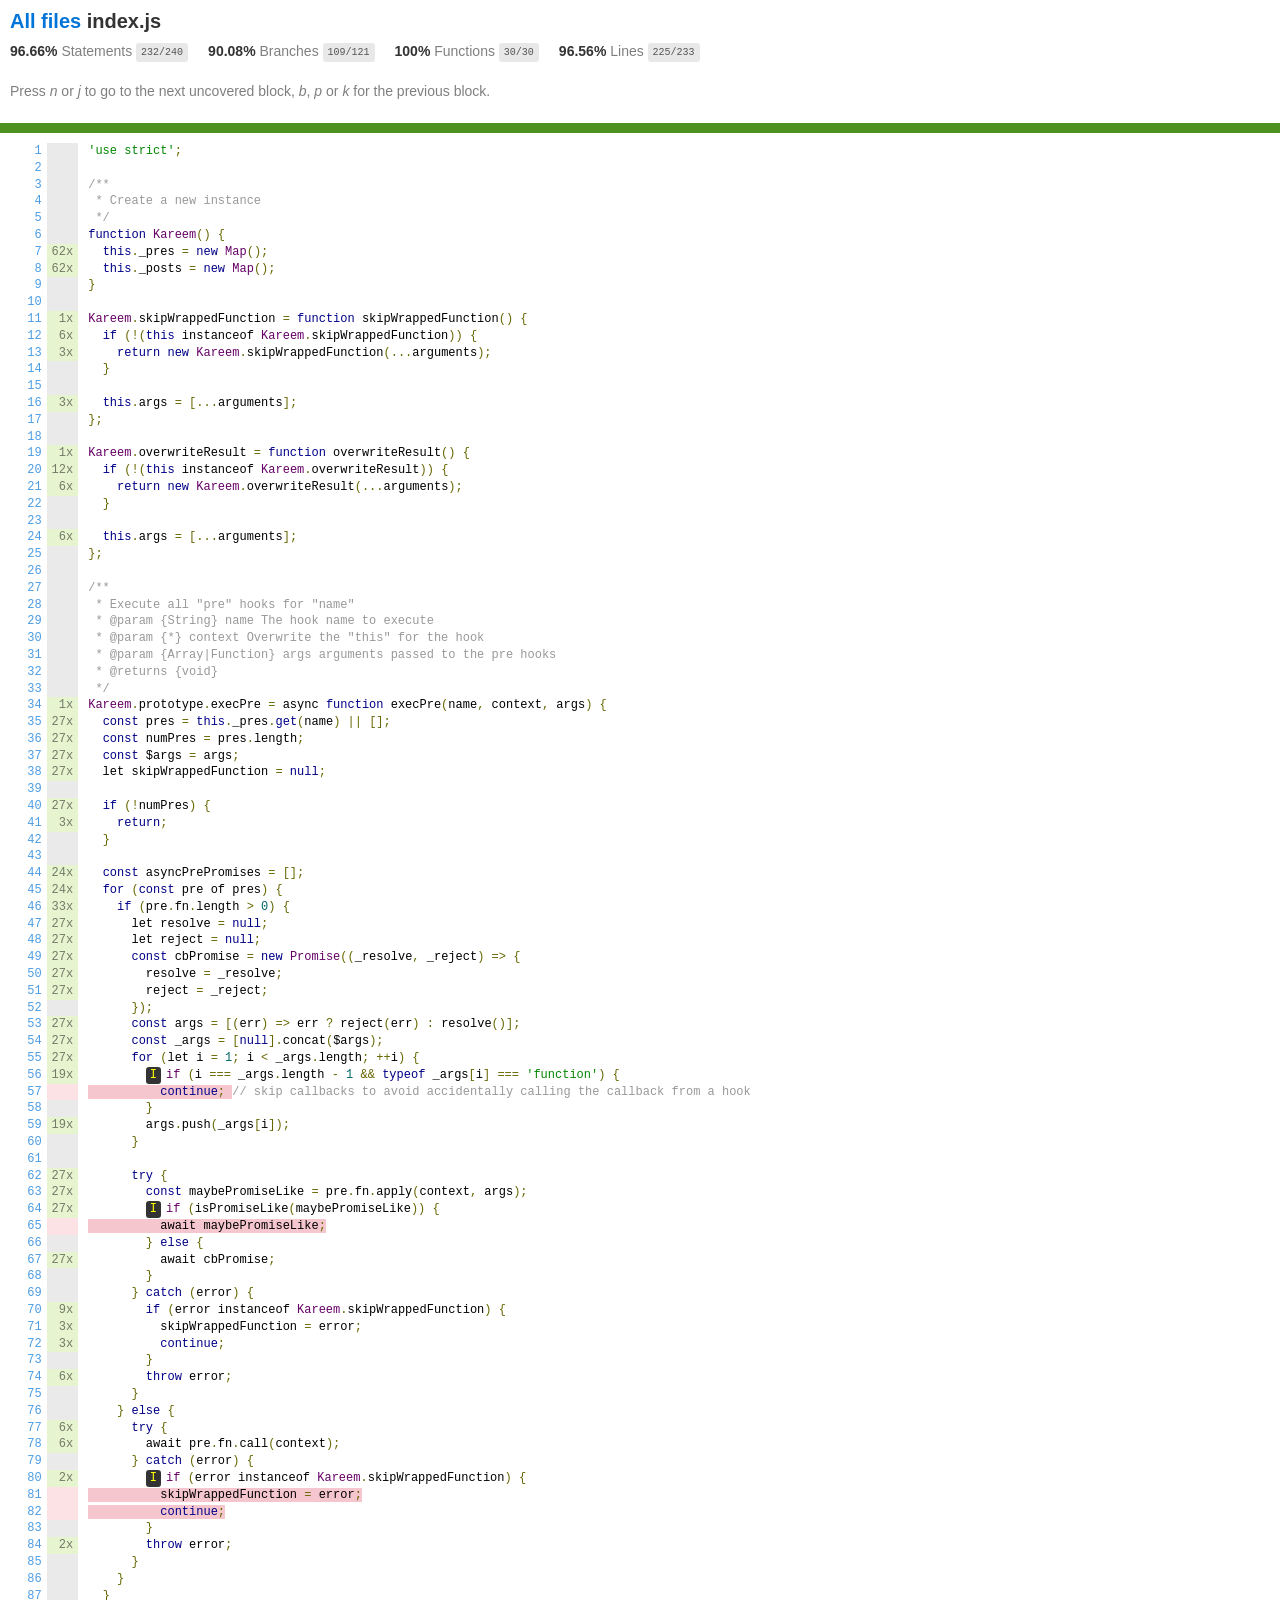
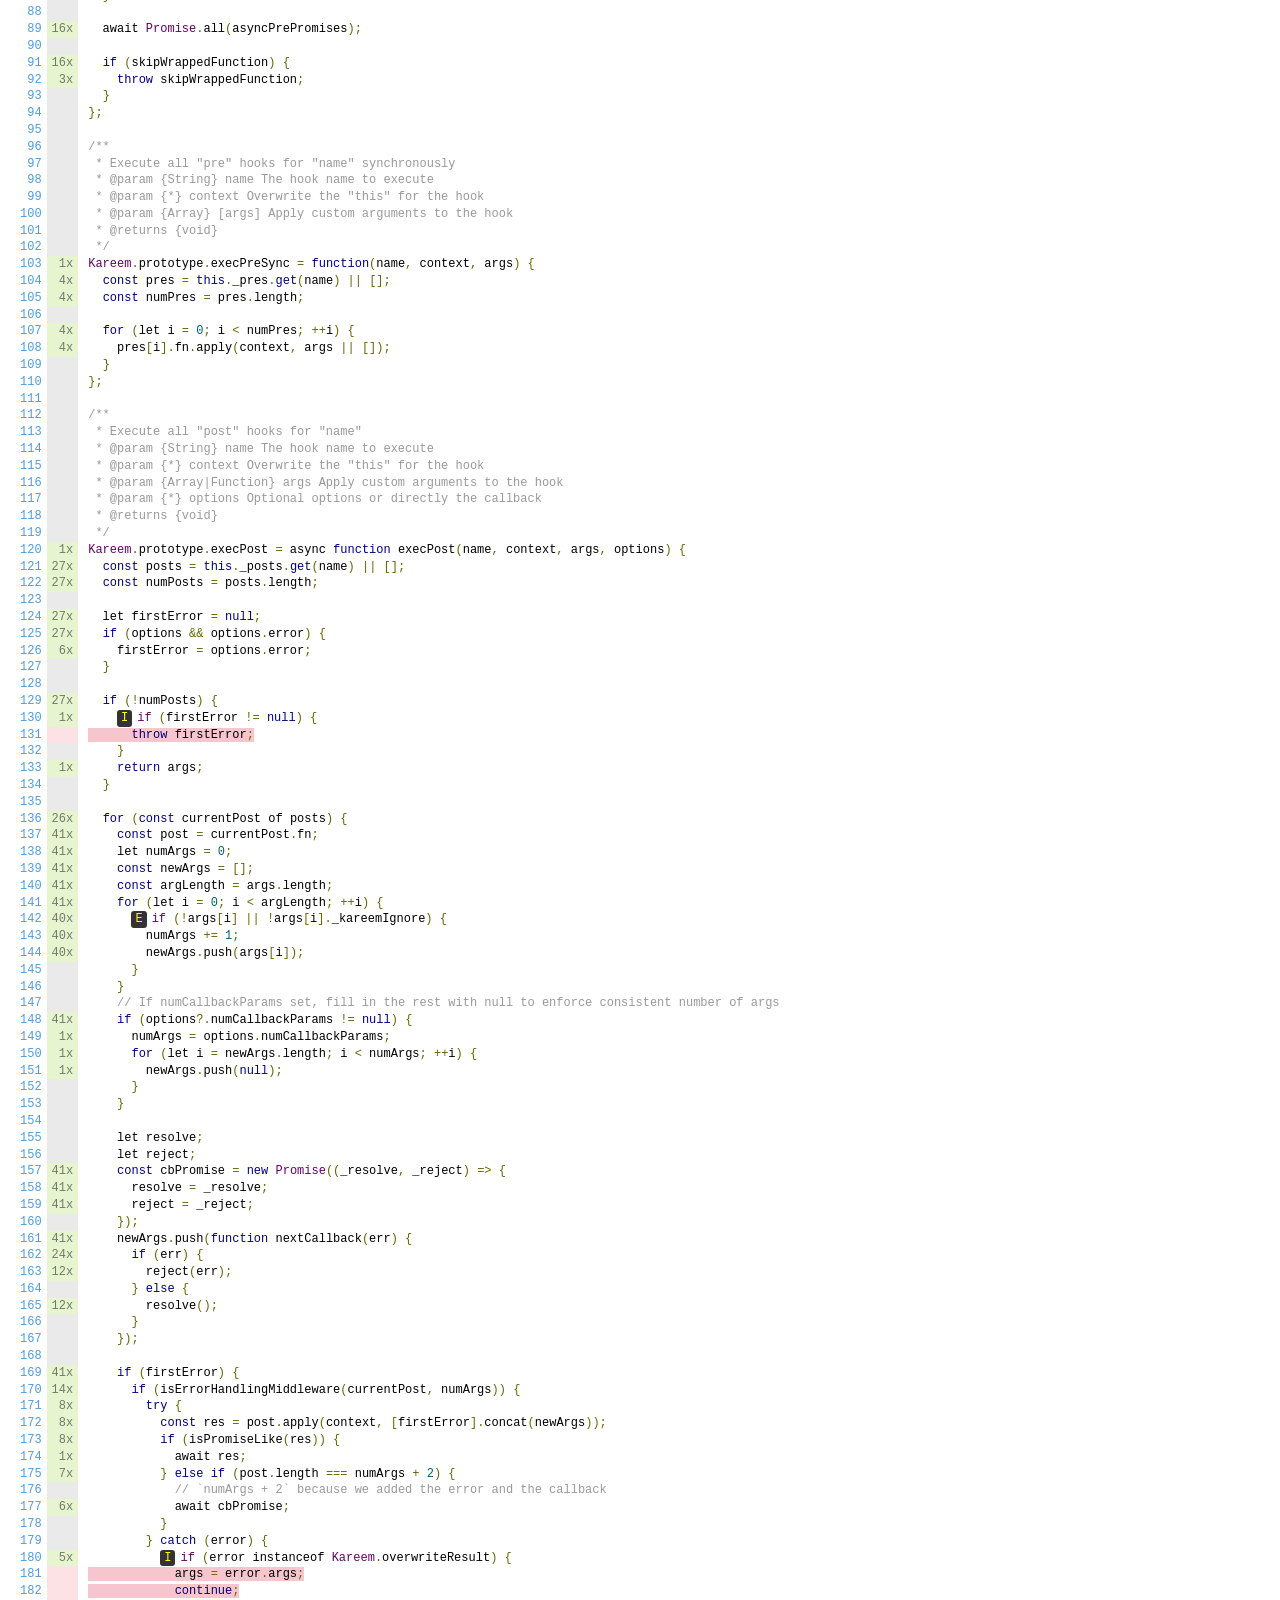
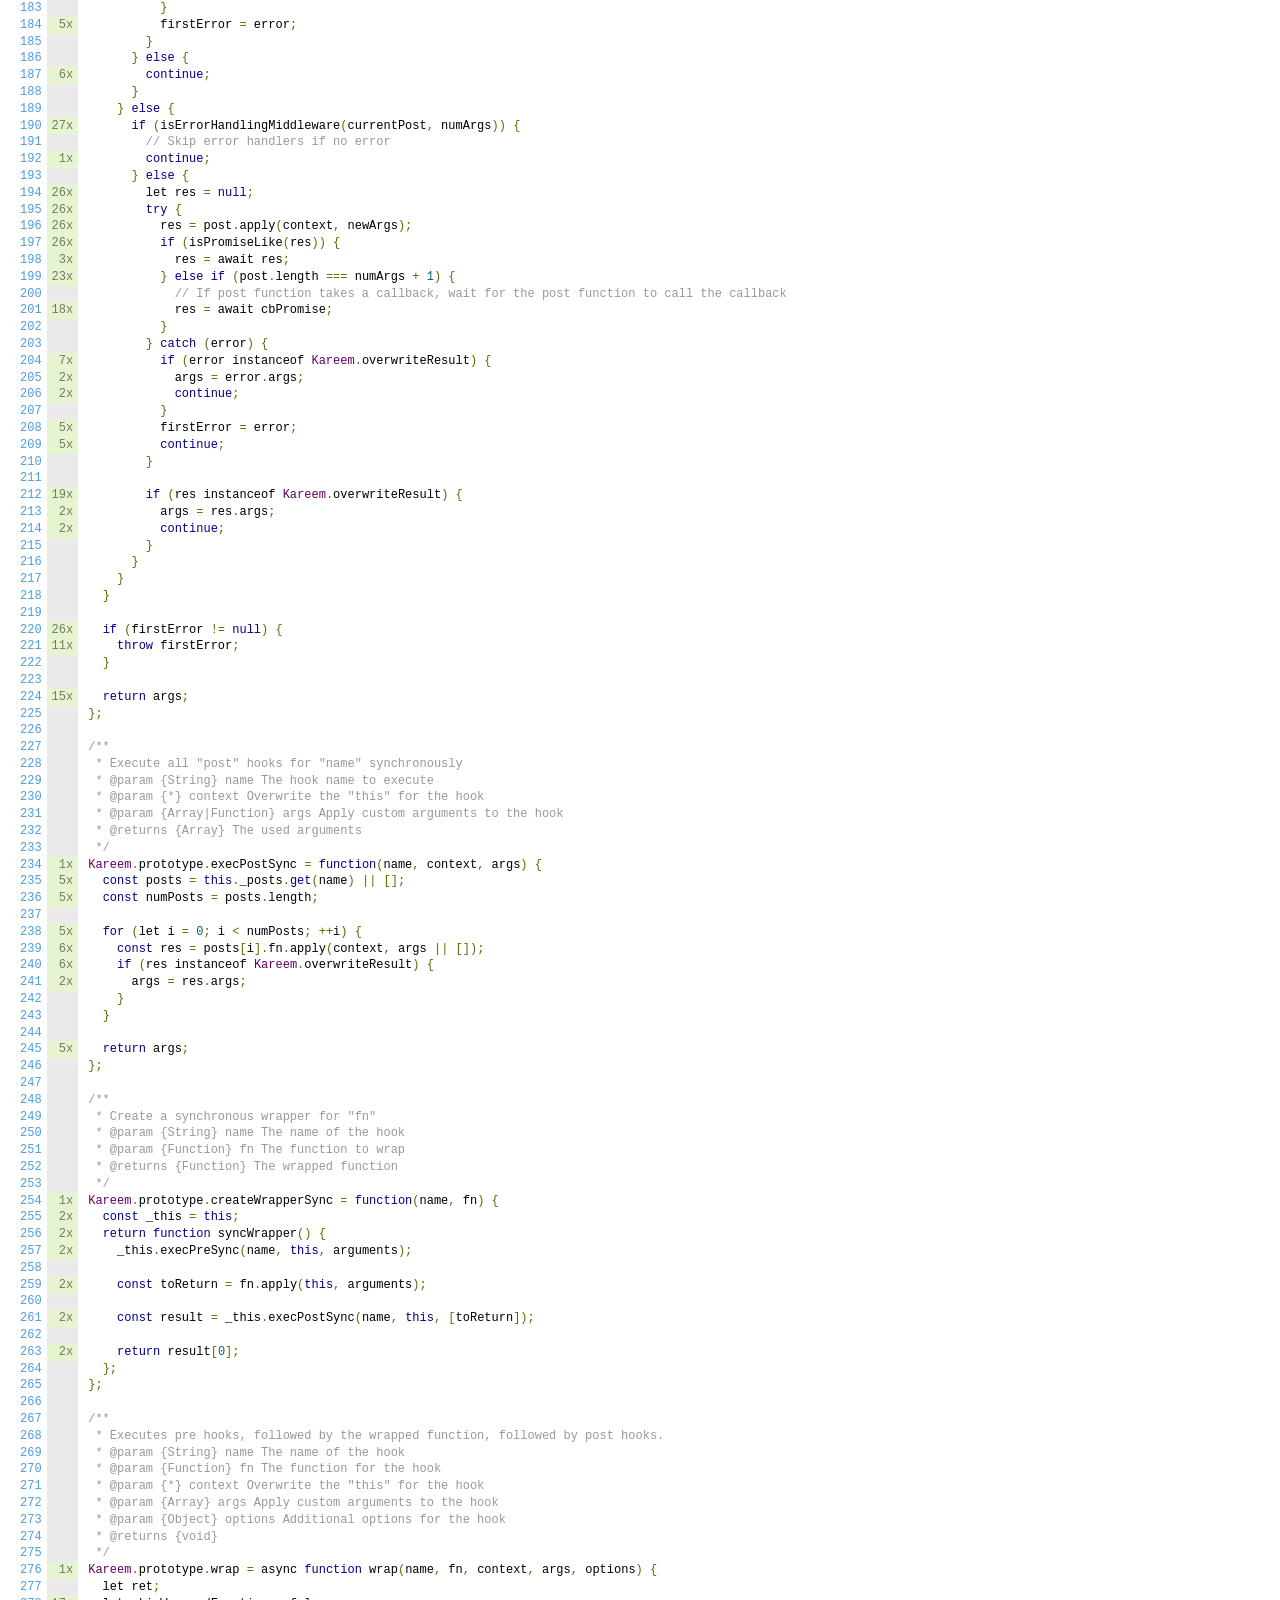
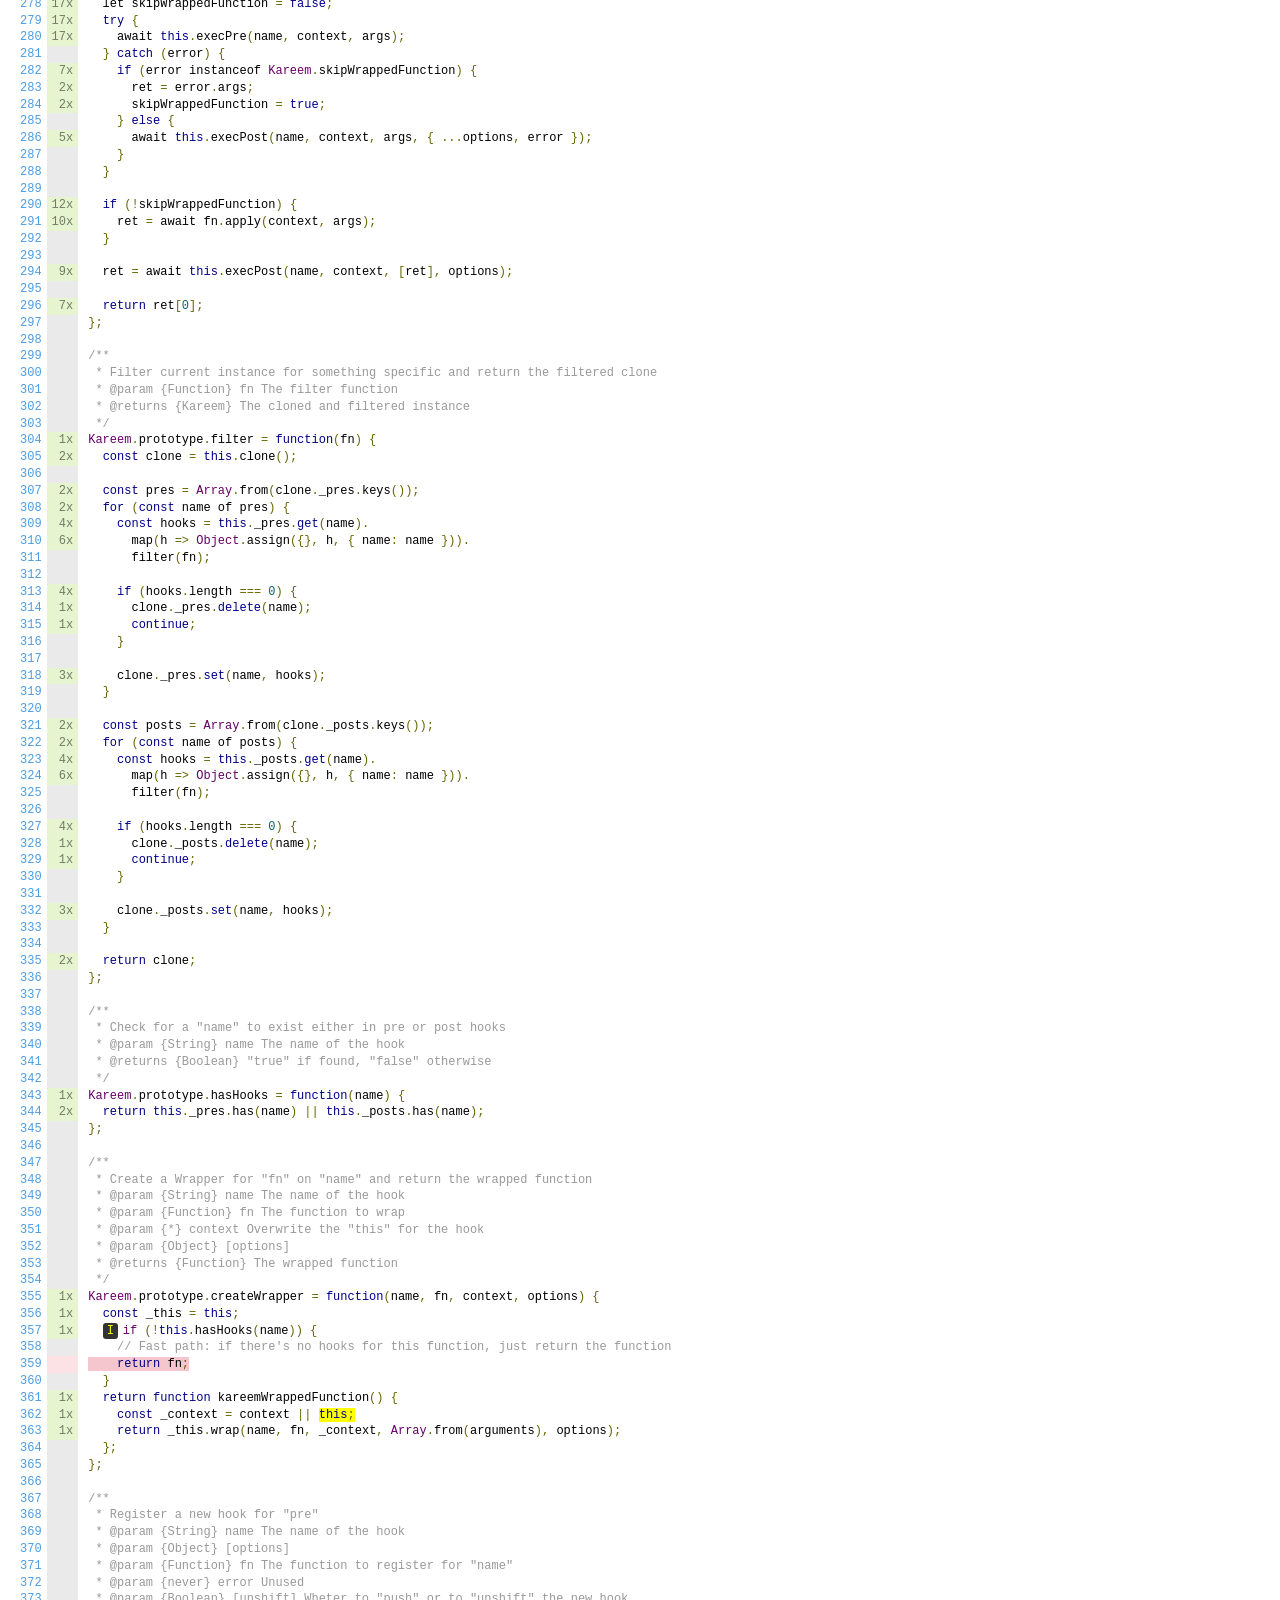
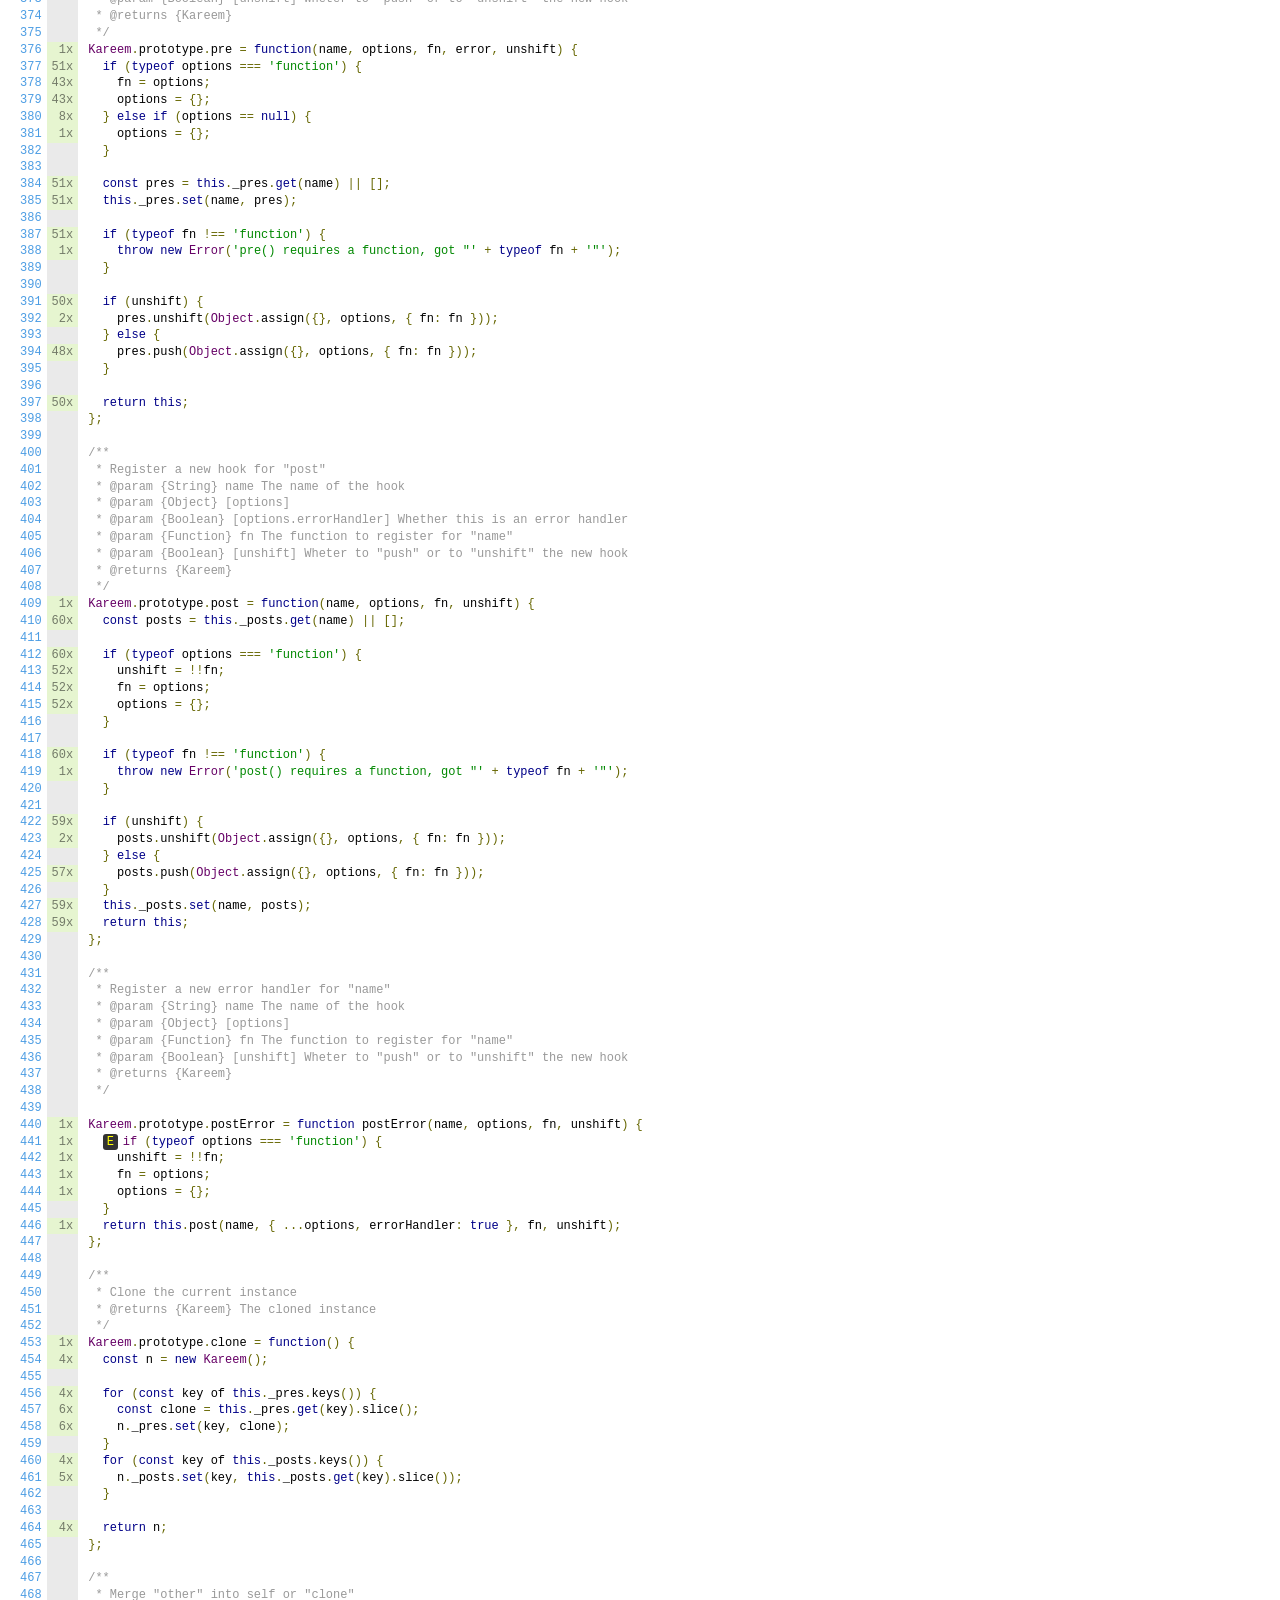
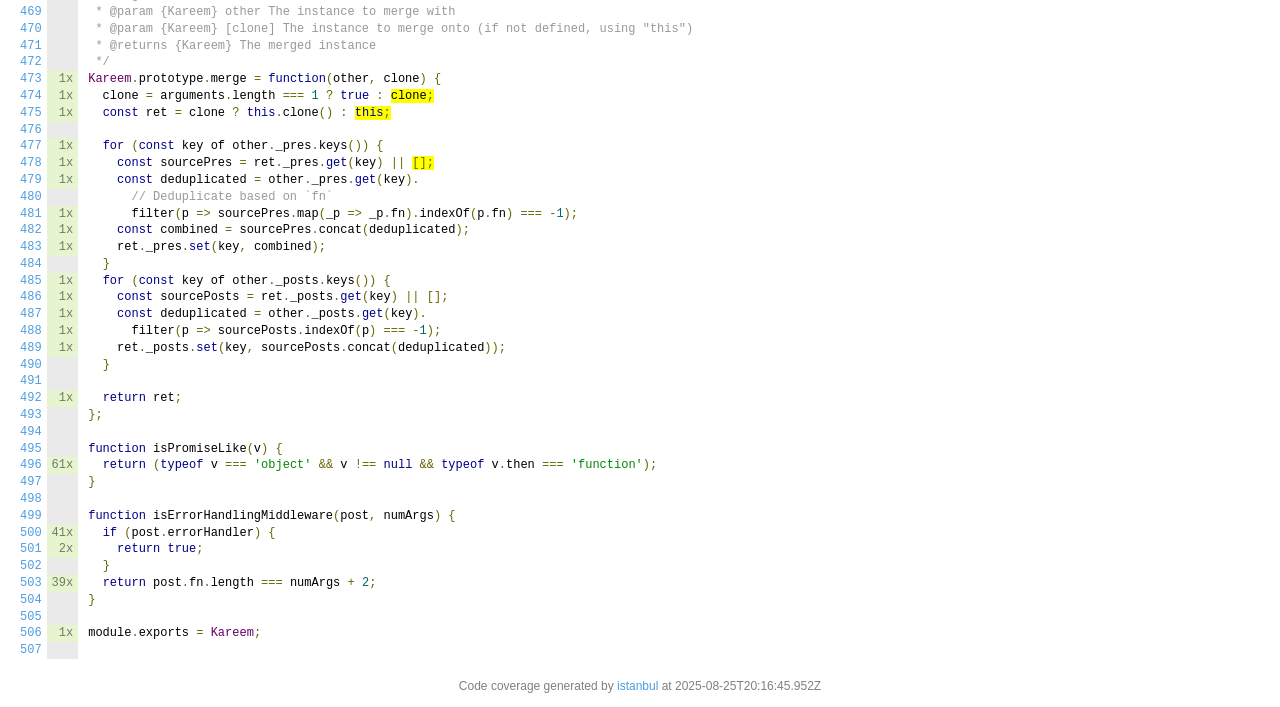
<file: backend/node_modules/kareem/coverage/lcov-report/index.js.html>
<!doctype html>
<html lang="en">

<head>
    <title>Code coverage report for index.js</title>
    <meta charset="utf-8" />
    <link rel="stylesheet" href="prettify.css" />
    <link rel="stylesheet" href="base.css" />
    <link rel="shortcut icon" type="image/x-icon" href="favicon.png" />
    <meta name="viewport" content="width=device-width, initial-scale=1" />
    <style type='text/css'>
        .coverage-summary .sorter {
            background-image: url(sort-arrow-sprite.png);
        }
    </style>
</head>
    
<body>
<div class='wrapper'>
    <div class='pad1'>
        <h1><a href="index.html">All files</a> index.js</h1>
        <div class='clearfix'>
            
            <div class='fl pad1y space-right2'>
                <span class="strong">96.66% </span>
                <span class="quiet">Statements</span>
                <span class='fraction'>232/240</span>
            </div>
        
            
            <div class='fl pad1y space-right2'>
                <span class="strong">90.08% </span>
                <span class="quiet">Branches</span>
                <span class='fraction'>109/121</span>
            </div>
        
            
            <div class='fl pad1y space-right2'>
                <span class="strong">100% </span>
                <span class="quiet">Functions</span>
                <span class='fraction'>30/30</span>
            </div>
        
            
            <div class='fl pad1y space-right2'>
                <span class="strong">96.56% </span>
                <span class="quiet">Lines</span>
                <span class='fraction'>225/233</span>
            </div>
        
            
        </div>
        <p class="quiet">
            Press <em>n</em> or <em>j</em> to go to the next uncovered block, <em>b</em>, <em>p</em> or <em>k</em> for the previous block.
        </p>
        <template id="filterTemplate">
            <div class="quiet">
                Filter:
                <input type="search" id="fileSearch">
            </div>
        </template>
    </div>
    <div class='status-line high'></div>
    <pre><table class="coverage">
<tr><td class="line-count quiet"><a name='L1'></a><a href='#L1'>1</a>
<a name='L2'></a><a href='#L2'>2</a>
<a name='L3'></a><a href='#L3'>3</a>
<a name='L4'></a><a href='#L4'>4</a>
<a name='L5'></a><a href='#L5'>5</a>
<a name='L6'></a><a href='#L6'>6</a>
<a name='L7'></a><a href='#L7'>7</a>
<a name='L8'></a><a href='#L8'>8</a>
<a name='L9'></a><a href='#L9'>9</a>
<a name='L10'></a><a href='#L10'>10</a>
<a name='L11'></a><a href='#L11'>11</a>
<a name='L12'></a><a href='#L12'>12</a>
<a name='L13'></a><a href='#L13'>13</a>
<a name='L14'></a><a href='#L14'>14</a>
<a name='L15'></a><a href='#L15'>15</a>
<a name='L16'></a><a href='#L16'>16</a>
<a name='L17'></a><a href='#L17'>17</a>
<a name='L18'></a><a href='#L18'>18</a>
<a name='L19'></a><a href='#L19'>19</a>
<a name='L20'></a><a href='#L20'>20</a>
<a name='L21'></a><a href='#L21'>21</a>
<a name='L22'></a><a href='#L22'>22</a>
<a name='L23'></a><a href='#L23'>23</a>
<a name='L24'></a><a href='#L24'>24</a>
<a name='L25'></a><a href='#L25'>25</a>
<a name='L26'></a><a href='#L26'>26</a>
<a name='L27'></a><a href='#L27'>27</a>
<a name='L28'></a><a href='#L28'>28</a>
<a name='L29'></a><a href='#L29'>29</a>
<a name='L30'></a><a href='#L30'>30</a>
<a name='L31'></a><a href='#L31'>31</a>
<a name='L32'></a><a href='#L32'>32</a>
<a name='L33'></a><a href='#L33'>33</a>
<a name='L34'></a><a href='#L34'>34</a>
<a name='L35'></a><a href='#L35'>35</a>
<a name='L36'></a><a href='#L36'>36</a>
<a name='L37'></a><a href='#L37'>37</a>
<a name='L38'></a><a href='#L38'>38</a>
<a name='L39'></a><a href='#L39'>39</a>
<a name='L40'></a><a href='#L40'>40</a>
<a name='L41'></a><a href='#L41'>41</a>
<a name='L42'></a><a href='#L42'>42</a>
<a name='L43'></a><a href='#L43'>43</a>
<a name='L44'></a><a href='#L44'>44</a>
<a name='L45'></a><a href='#L45'>45</a>
<a name='L46'></a><a href='#L46'>46</a>
<a name='L47'></a><a href='#L47'>47</a>
<a name='L48'></a><a href='#L48'>48</a>
<a name='L49'></a><a href='#L49'>49</a>
<a name='L50'></a><a href='#L50'>50</a>
<a name='L51'></a><a href='#L51'>51</a>
<a name='L52'></a><a href='#L52'>52</a>
<a name='L53'></a><a href='#L53'>53</a>
<a name='L54'></a><a href='#L54'>54</a>
<a name='L55'></a><a href='#L55'>55</a>
<a name='L56'></a><a href='#L56'>56</a>
<a name='L57'></a><a href='#L57'>57</a>
<a name='L58'></a><a href='#L58'>58</a>
<a name='L59'></a><a href='#L59'>59</a>
<a name='L60'></a><a href='#L60'>60</a>
<a name='L61'></a><a href='#L61'>61</a>
<a name='L62'></a><a href='#L62'>62</a>
<a name='L63'></a><a href='#L63'>63</a>
<a name='L64'></a><a href='#L64'>64</a>
<a name='L65'></a><a href='#L65'>65</a>
<a name='L66'></a><a href='#L66'>66</a>
<a name='L67'></a><a href='#L67'>67</a>
<a name='L68'></a><a href='#L68'>68</a>
<a name='L69'></a><a href='#L69'>69</a>
<a name='L70'></a><a href='#L70'>70</a>
<a name='L71'></a><a href='#L71'>71</a>
<a name='L72'></a><a href='#L72'>72</a>
<a name='L73'></a><a href='#L73'>73</a>
<a name='L74'></a><a href='#L74'>74</a>
<a name='L75'></a><a href='#L75'>75</a>
<a name='L76'></a><a href='#L76'>76</a>
<a name='L77'></a><a href='#L77'>77</a>
<a name='L78'></a><a href='#L78'>78</a>
<a name='L79'></a><a href='#L79'>79</a>
<a name='L80'></a><a href='#L80'>80</a>
<a name='L81'></a><a href='#L81'>81</a>
<a name='L82'></a><a href='#L82'>82</a>
<a name='L83'></a><a href='#L83'>83</a>
<a name='L84'></a><a href='#L84'>84</a>
<a name='L85'></a><a href='#L85'>85</a>
<a name='L86'></a><a href='#L86'>86</a>
<a name='L87'></a><a href='#L87'>87</a>
<a name='L88'></a><a href='#L88'>88</a>
<a name='L89'></a><a href='#L89'>89</a>
<a name='L90'></a><a href='#L90'>90</a>
<a name='L91'></a><a href='#L91'>91</a>
<a name='L92'></a><a href='#L92'>92</a>
<a name='L93'></a><a href='#L93'>93</a>
<a name='L94'></a><a href='#L94'>94</a>
<a name='L95'></a><a href='#L95'>95</a>
<a name='L96'></a><a href='#L96'>96</a>
<a name='L97'></a><a href='#L97'>97</a>
<a name='L98'></a><a href='#L98'>98</a>
<a name='L99'></a><a href='#L99'>99</a>
<a name='L100'></a><a href='#L100'>100</a>
<a name='L101'></a><a href='#L101'>101</a>
<a name='L102'></a><a href='#L102'>102</a>
<a name='L103'></a><a href='#L103'>103</a>
<a name='L104'></a><a href='#L104'>104</a>
<a name='L105'></a><a href='#L105'>105</a>
<a name='L106'></a><a href='#L106'>106</a>
<a name='L107'></a><a href='#L107'>107</a>
<a name='L108'></a><a href='#L108'>108</a>
<a name='L109'></a><a href='#L109'>109</a>
<a name='L110'></a><a href='#L110'>110</a>
<a name='L111'></a><a href='#L111'>111</a>
<a name='L112'></a><a href='#L112'>112</a>
<a name='L113'></a><a href='#L113'>113</a>
<a name='L114'></a><a href='#L114'>114</a>
<a name='L115'></a><a href='#L115'>115</a>
<a name='L116'></a><a href='#L116'>116</a>
<a name='L117'></a><a href='#L117'>117</a>
<a name='L118'></a><a href='#L118'>118</a>
<a name='L119'></a><a href='#L119'>119</a>
<a name='L120'></a><a href='#L120'>120</a>
<a name='L121'></a><a href='#L121'>121</a>
<a name='L122'></a><a href='#L122'>122</a>
<a name='L123'></a><a href='#L123'>123</a>
<a name='L124'></a><a href='#L124'>124</a>
<a name='L125'></a><a href='#L125'>125</a>
<a name='L126'></a><a href='#L126'>126</a>
<a name='L127'></a><a href='#L127'>127</a>
<a name='L128'></a><a href='#L128'>128</a>
<a name='L129'></a><a href='#L129'>129</a>
<a name='L130'></a><a href='#L130'>130</a>
<a name='L131'></a><a href='#L131'>131</a>
<a name='L132'></a><a href='#L132'>132</a>
<a name='L133'></a><a href='#L133'>133</a>
<a name='L134'></a><a href='#L134'>134</a>
<a name='L135'></a><a href='#L135'>135</a>
<a name='L136'></a><a href='#L136'>136</a>
<a name='L137'></a><a href='#L137'>137</a>
<a name='L138'></a><a href='#L138'>138</a>
<a name='L139'></a><a href='#L139'>139</a>
<a name='L140'></a><a href='#L140'>140</a>
<a name='L141'></a><a href='#L141'>141</a>
<a name='L142'></a><a href='#L142'>142</a>
<a name='L143'></a><a href='#L143'>143</a>
<a name='L144'></a><a href='#L144'>144</a>
<a name='L145'></a><a href='#L145'>145</a>
<a name='L146'></a><a href='#L146'>146</a>
<a name='L147'></a><a href='#L147'>147</a>
<a name='L148'></a><a href='#L148'>148</a>
<a name='L149'></a><a href='#L149'>149</a>
<a name='L150'></a><a href='#L150'>150</a>
<a name='L151'></a><a href='#L151'>151</a>
<a name='L152'></a><a href='#L152'>152</a>
<a name='L153'></a><a href='#L153'>153</a>
<a name='L154'></a><a href='#L154'>154</a>
<a name='L155'></a><a href='#L155'>155</a>
<a name='L156'></a><a href='#L156'>156</a>
<a name='L157'></a><a href='#L157'>157</a>
<a name='L158'></a><a href='#L158'>158</a>
<a name='L159'></a><a href='#L159'>159</a>
<a name='L160'></a><a href='#L160'>160</a>
<a name='L161'></a><a href='#L161'>161</a>
<a name='L162'></a><a href='#L162'>162</a>
<a name='L163'></a><a href='#L163'>163</a>
<a name='L164'></a><a href='#L164'>164</a>
<a name='L165'></a><a href='#L165'>165</a>
<a name='L166'></a><a href='#L166'>166</a>
<a name='L167'></a><a href='#L167'>167</a>
<a name='L168'></a><a href='#L168'>168</a>
<a name='L169'></a><a href='#L169'>169</a>
<a name='L170'></a><a href='#L170'>170</a>
<a name='L171'></a><a href='#L171'>171</a>
<a name='L172'></a><a href='#L172'>172</a>
<a name='L173'></a><a href='#L173'>173</a>
<a name='L174'></a><a href='#L174'>174</a>
<a name='L175'></a><a href='#L175'>175</a>
<a name='L176'></a><a href='#L176'>176</a>
<a name='L177'></a><a href='#L177'>177</a>
<a name='L178'></a><a href='#L178'>178</a>
<a name='L179'></a><a href='#L179'>179</a>
<a name='L180'></a><a href='#L180'>180</a>
<a name='L181'></a><a href='#L181'>181</a>
<a name='L182'></a><a href='#L182'>182</a>
<a name='L183'></a><a href='#L183'>183</a>
<a name='L184'></a><a href='#L184'>184</a>
<a name='L185'></a><a href='#L185'>185</a>
<a name='L186'></a><a href='#L186'>186</a>
<a name='L187'></a><a href='#L187'>187</a>
<a name='L188'></a><a href='#L188'>188</a>
<a name='L189'></a><a href='#L189'>189</a>
<a name='L190'></a><a href='#L190'>190</a>
<a name='L191'></a><a href='#L191'>191</a>
<a name='L192'></a><a href='#L192'>192</a>
<a name='L193'></a><a href='#L193'>193</a>
<a name='L194'></a><a href='#L194'>194</a>
<a name='L195'></a><a href='#L195'>195</a>
<a name='L196'></a><a href='#L196'>196</a>
<a name='L197'></a><a href='#L197'>197</a>
<a name='L198'></a><a href='#L198'>198</a>
<a name='L199'></a><a href='#L199'>199</a>
<a name='L200'></a><a href='#L200'>200</a>
<a name='L201'></a><a href='#L201'>201</a>
<a name='L202'></a><a href='#L202'>202</a>
<a name='L203'></a><a href='#L203'>203</a>
<a name='L204'></a><a href='#L204'>204</a>
<a name='L205'></a><a href='#L205'>205</a>
<a name='L206'></a><a href='#L206'>206</a>
<a name='L207'></a><a href='#L207'>207</a>
<a name='L208'></a><a href='#L208'>208</a>
<a name='L209'></a><a href='#L209'>209</a>
<a name='L210'></a><a href='#L210'>210</a>
<a name='L211'></a><a href='#L211'>211</a>
<a name='L212'></a><a href='#L212'>212</a>
<a name='L213'></a><a href='#L213'>213</a>
<a name='L214'></a><a href='#L214'>214</a>
<a name='L215'></a><a href='#L215'>215</a>
<a name='L216'></a><a href='#L216'>216</a>
<a name='L217'></a><a href='#L217'>217</a>
<a name='L218'></a><a href='#L218'>218</a>
<a name='L219'></a><a href='#L219'>219</a>
<a name='L220'></a><a href='#L220'>220</a>
<a name='L221'></a><a href='#L221'>221</a>
<a name='L222'></a><a href='#L222'>222</a>
<a name='L223'></a><a href='#L223'>223</a>
<a name='L224'></a><a href='#L224'>224</a>
<a name='L225'></a><a href='#L225'>225</a>
<a name='L226'></a><a href='#L226'>226</a>
<a name='L227'></a><a href='#L227'>227</a>
<a name='L228'></a><a href='#L228'>228</a>
<a name='L229'></a><a href='#L229'>229</a>
<a name='L230'></a><a href='#L230'>230</a>
<a name='L231'></a><a href='#L231'>231</a>
<a name='L232'></a><a href='#L232'>232</a>
<a name='L233'></a><a href='#L233'>233</a>
<a name='L234'></a><a href='#L234'>234</a>
<a name='L235'></a><a href='#L235'>235</a>
<a name='L236'></a><a href='#L236'>236</a>
<a name='L237'></a><a href='#L237'>237</a>
<a name='L238'></a><a href='#L238'>238</a>
<a name='L239'></a><a href='#L239'>239</a>
<a name='L240'></a><a href='#L240'>240</a>
<a name='L241'></a><a href='#L241'>241</a>
<a name='L242'></a><a href='#L242'>242</a>
<a name='L243'></a><a href='#L243'>243</a>
<a name='L244'></a><a href='#L244'>244</a>
<a name='L245'></a><a href='#L245'>245</a>
<a name='L246'></a><a href='#L246'>246</a>
<a name='L247'></a><a href='#L247'>247</a>
<a name='L248'></a><a href='#L248'>248</a>
<a name='L249'></a><a href='#L249'>249</a>
<a name='L250'></a><a href='#L250'>250</a>
<a name='L251'></a><a href='#L251'>251</a>
<a name='L252'></a><a href='#L252'>252</a>
<a name='L253'></a><a href='#L253'>253</a>
<a name='L254'></a><a href='#L254'>254</a>
<a name='L255'></a><a href='#L255'>255</a>
<a name='L256'></a><a href='#L256'>256</a>
<a name='L257'></a><a href='#L257'>257</a>
<a name='L258'></a><a href='#L258'>258</a>
<a name='L259'></a><a href='#L259'>259</a>
<a name='L260'></a><a href='#L260'>260</a>
<a name='L261'></a><a href='#L261'>261</a>
<a name='L262'></a><a href='#L262'>262</a>
<a name='L263'></a><a href='#L263'>263</a>
<a name='L264'></a><a href='#L264'>264</a>
<a name='L265'></a><a href='#L265'>265</a>
<a name='L266'></a><a href='#L266'>266</a>
<a name='L267'></a><a href='#L267'>267</a>
<a name='L268'></a><a href='#L268'>268</a>
<a name='L269'></a><a href='#L269'>269</a>
<a name='L270'></a><a href='#L270'>270</a>
<a name='L271'></a><a href='#L271'>271</a>
<a name='L272'></a><a href='#L272'>272</a>
<a name='L273'></a><a href='#L273'>273</a>
<a name='L274'></a><a href='#L274'>274</a>
<a name='L275'></a><a href='#L275'>275</a>
<a name='L276'></a><a href='#L276'>276</a>
<a name='L277'></a><a href='#L277'>277</a>
<a name='L278'></a><a href='#L278'>278</a>
<a name='L279'></a><a href='#L279'>279</a>
<a name='L280'></a><a href='#L280'>280</a>
<a name='L281'></a><a href='#L281'>281</a>
<a name='L282'></a><a href='#L282'>282</a>
<a name='L283'></a><a href='#L283'>283</a>
<a name='L284'></a><a href='#L284'>284</a>
<a name='L285'></a><a href='#L285'>285</a>
<a name='L286'></a><a href='#L286'>286</a>
<a name='L287'></a><a href='#L287'>287</a>
<a name='L288'></a><a href='#L288'>288</a>
<a name='L289'></a><a href='#L289'>289</a>
<a name='L290'></a><a href='#L290'>290</a>
<a name='L291'></a><a href='#L291'>291</a>
<a name='L292'></a><a href='#L292'>292</a>
<a name='L293'></a><a href='#L293'>293</a>
<a name='L294'></a><a href='#L294'>294</a>
<a name='L295'></a><a href='#L295'>295</a>
<a name='L296'></a><a href='#L296'>296</a>
<a name='L297'></a><a href='#L297'>297</a>
<a name='L298'></a><a href='#L298'>298</a>
<a name='L299'></a><a href='#L299'>299</a>
<a name='L300'></a><a href='#L300'>300</a>
<a name='L301'></a><a href='#L301'>301</a>
<a name='L302'></a><a href='#L302'>302</a>
<a name='L303'></a><a href='#L303'>303</a>
<a name='L304'></a><a href='#L304'>304</a>
<a name='L305'></a><a href='#L305'>305</a>
<a name='L306'></a><a href='#L306'>306</a>
<a name='L307'></a><a href='#L307'>307</a>
<a name='L308'></a><a href='#L308'>308</a>
<a name='L309'></a><a href='#L309'>309</a>
<a name='L310'></a><a href='#L310'>310</a>
<a name='L311'></a><a href='#L311'>311</a>
<a name='L312'></a><a href='#L312'>312</a>
<a name='L313'></a><a href='#L313'>313</a>
<a name='L314'></a><a href='#L314'>314</a>
<a name='L315'></a><a href='#L315'>315</a>
<a name='L316'></a><a href='#L316'>316</a>
<a name='L317'></a><a href='#L317'>317</a>
<a name='L318'></a><a href='#L318'>318</a>
<a name='L319'></a><a href='#L319'>319</a>
<a name='L320'></a><a href='#L320'>320</a>
<a name='L321'></a><a href='#L321'>321</a>
<a name='L322'></a><a href='#L322'>322</a>
<a name='L323'></a><a href='#L323'>323</a>
<a name='L324'></a><a href='#L324'>324</a>
<a name='L325'></a><a href='#L325'>325</a>
<a name='L326'></a><a href='#L326'>326</a>
<a name='L327'></a><a href='#L327'>327</a>
<a name='L328'></a><a href='#L328'>328</a>
<a name='L329'></a><a href='#L329'>329</a>
<a name='L330'></a><a href='#L330'>330</a>
<a name='L331'></a><a href='#L331'>331</a>
<a name='L332'></a><a href='#L332'>332</a>
<a name='L333'></a><a href='#L333'>333</a>
<a name='L334'></a><a href='#L334'>334</a>
<a name='L335'></a><a href='#L335'>335</a>
<a name='L336'></a><a href='#L336'>336</a>
<a name='L337'></a><a href='#L337'>337</a>
<a name='L338'></a><a href='#L338'>338</a>
<a name='L339'></a><a href='#L339'>339</a>
<a name='L340'></a><a href='#L340'>340</a>
<a name='L341'></a><a href='#L341'>341</a>
<a name='L342'></a><a href='#L342'>342</a>
<a name='L343'></a><a href='#L343'>343</a>
<a name='L344'></a><a href='#L344'>344</a>
<a name='L345'></a><a href='#L345'>345</a>
<a name='L346'></a><a href='#L346'>346</a>
<a name='L347'></a><a href='#L347'>347</a>
<a name='L348'></a><a href='#L348'>348</a>
<a name='L349'></a><a href='#L349'>349</a>
<a name='L350'></a><a href='#L350'>350</a>
<a name='L351'></a><a href='#L351'>351</a>
<a name='L352'></a><a href='#L352'>352</a>
<a name='L353'></a><a href='#L353'>353</a>
<a name='L354'></a><a href='#L354'>354</a>
<a name='L355'></a><a href='#L355'>355</a>
<a name='L356'></a><a href='#L356'>356</a>
<a name='L357'></a><a href='#L357'>357</a>
<a name='L358'></a><a href='#L358'>358</a>
<a name='L359'></a><a href='#L359'>359</a>
<a name='L360'></a><a href='#L360'>360</a>
<a name='L361'></a><a href='#L361'>361</a>
<a name='L362'></a><a href='#L362'>362</a>
<a name='L363'></a><a href='#L363'>363</a>
<a name='L364'></a><a href='#L364'>364</a>
<a name='L365'></a><a href='#L365'>365</a>
<a name='L366'></a><a href='#L366'>366</a>
<a name='L367'></a><a href='#L367'>367</a>
<a name='L368'></a><a href='#L368'>368</a>
<a name='L369'></a><a href='#L369'>369</a>
<a name='L370'></a><a href='#L370'>370</a>
<a name='L371'></a><a href='#L371'>371</a>
<a name='L372'></a><a href='#L372'>372</a>
<a name='L373'></a><a href='#L373'>373</a>
<a name='L374'></a><a href='#L374'>374</a>
<a name='L375'></a><a href='#L375'>375</a>
<a name='L376'></a><a href='#L376'>376</a>
<a name='L377'></a><a href='#L377'>377</a>
<a name='L378'></a><a href='#L378'>378</a>
<a name='L379'></a><a href='#L379'>379</a>
<a name='L380'></a><a href='#L380'>380</a>
<a name='L381'></a><a href='#L381'>381</a>
<a name='L382'></a><a href='#L382'>382</a>
<a name='L383'></a><a href='#L383'>383</a>
<a name='L384'></a><a href='#L384'>384</a>
<a name='L385'></a><a href='#L385'>385</a>
<a name='L386'></a><a href='#L386'>386</a>
<a name='L387'></a><a href='#L387'>387</a>
<a name='L388'></a><a href='#L388'>388</a>
<a name='L389'></a><a href='#L389'>389</a>
<a name='L390'></a><a href='#L390'>390</a>
<a name='L391'></a><a href='#L391'>391</a>
<a name='L392'></a><a href='#L392'>392</a>
<a name='L393'></a><a href='#L393'>393</a>
<a name='L394'></a><a href='#L394'>394</a>
<a name='L395'></a><a href='#L395'>395</a>
<a name='L396'></a><a href='#L396'>396</a>
<a name='L397'></a><a href='#L397'>397</a>
<a name='L398'></a><a href='#L398'>398</a>
<a name='L399'></a><a href='#L399'>399</a>
<a name='L400'></a><a href='#L400'>400</a>
<a name='L401'></a><a href='#L401'>401</a>
<a name='L402'></a><a href='#L402'>402</a>
<a name='L403'></a><a href='#L403'>403</a>
<a name='L404'></a><a href='#L404'>404</a>
<a name='L405'></a><a href='#L405'>405</a>
<a name='L406'></a><a href='#L406'>406</a>
<a name='L407'></a><a href='#L407'>407</a>
<a name='L408'></a><a href='#L408'>408</a>
<a name='L409'></a><a href='#L409'>409</a>
<a name='L410'></a><a href='#L410'>410</a>
<a name='L411'></a><a href='#L411'>411</a>
<a name='L412'></a><a href='#L412'>412</a>
<a name='L413'></a><a href='#L413'>413</a>
<a name='L414'></a><a href='#L414'>414</a>
<a name='L415'></a><a href='#L415'>415</a>
<a name='L416'></a><a href='#L416'>416</a>
<a name='L417'></a><a href='#L417'>417</a>
<a name='L418'></a><a href='#L418'>418</a>
<a name='L419'></a><a href='#L419'>419</a>
<a name='L420'></a><a href='#L420'>420</a>
<a name='L421'></a><a href='#L421'>421</a>
<a name='L422'></a><a href='#L422'>422</a>
<a name='L423'></a><a href='#L423'>423</a>
<a name='L424'></a><a href='#L424'>424</a>
<a name='L425'></a><a href='#L425'>425</a>
<a name='L426'></a><a href='#L426'>426</a>
<a name='L427'></a><a href='#L427'>427</a>
<a name='L428'></a><a href='#L428'>428</a>
<a name='L429'></a><a href='#L429'>429</a>
<a name='L430'></a><a href='#L430'>430</a>
<a name='L431'></a><a href='#L431'>431</a>
<a name='L432'></a><a href='#L432'>432</a>
<a name='L433'></a><a href='#L433'>433</a>
<a name='L434'></a><a href='#L434'>434</a>
<a name='L435'></a><a href='#L435'>435</a>
<a name='L436'></a><a href='#L436'>436</a>
<a name='L437'></a><a href='#L437'>437</a>
<a name='L438'></a><a href='#L438'>438</a>
<a name='L439'></a><a href='#L439'>439</a>
<a name='L440'></a><a href='#L440'>440</a>
<a name='L441'></a><a href='#L441'>441</a>
<a name='L442'></a><a href='#L442'>442</a>
<a name='L443'></a><a href='#L443'>443</a>
<a name='L444'></a><a href='#L444'>444</a>
<a name='L445'></a><a href='#L445'>445</a>
<a name='L446'></a><a href='#L446'>446</a>
<a name='L447'></a><a href='#L447'>447</a>
<a name='L448'></a><a href='#L448'>448</a>
<a name='L449'></a><a href='#L449'>449</a>
<a name='L450'></a><a href='#L450'>450</a>
<a name='L451'></a><a href='#L451'>451</a>
<a name='L452'></a><a href='#L452'>452</a>
<a name='L453'></a><a href='#L453'>453</a>
<a name='L454'></a><a href='#L454'>454</a>
<a name='L455'></a><a href='#L455'>455</a>
<a name='L456'></a><a href='#L456'>456</a>
<a name='L457'></a><a href='#L457'>457</a>
<a name='L458'></a><a href='#L458'>458</a>
<a name='L459'></a><a href='#L459'>459</a>
<a name='L460'></a><a href='#L460'>460</a>
<a name='L461'></a><a href='#L461'>461</a>
<a name='L462'></a><a href='#L462'>462</a>
<a name='L463'></a><a href='#L463'>463</a>
<a name='L464'></a><a href='#L464'>464</a>
<a name='L465'></a><a href='#L465'>465</a>
<a name='L466'></a><a href='#L466'>466</a>
<a name='L467'></a><a href='#L467'>467</a>
<a name='L468'></a><a href='#L468'>468</a>
<a name='L469'></a><a href='#L469'>469</a>
<a name='L470'></a><a href='#L470'>470</a>
<a name='L471'></a><a href='#L471'>471</a>
<a name='L472'></a><a href='#L472'>472</a>
<a name='L473'></a><a href='#L473'>473</a>
<a name='L474'></a><a href='#L474'>474</a>
<a name='L475'></a><a href='#L475'>475</a>
<a name='L476'></a><a href='#L476'>476</a>
<a name='L477'></a><a href='#L477'>477</a>
<a name='L478'></a><a href='#L478'>478</a>
<a name='L479'></a><a href='#L479'>479</a>
<a name='L480'></a><a href='#L480'>480</a>
<a name='L481'></a><a href='#L481'>481</a>
<a name='L482'></a><a href='#L482'>482</a>
<a name='L483'></a><a href='#L483'>483</a>
<a name='L484'></a><a href='#L484'>484</a>
<a name='L485'></a><a href='#L485'>485</a>
<a name='L486'></a><a href='#L486'>486</a>
<a name='L487'></a><a href='#L487'>487</a>
<a name='L488'></a><a href='#L488'>488</a>
<a name='L489'></a><a href='#L489'>489</a>
<a name='L490'></a><a href='#L490'>490</a>
<a name='L491'></a><a href='#L491'>491</a>
<a name='L492'></a><a href='#L492'>492</a>
<a name='L493'></a><a href='#L493'>493</a>
<a name='L494'></a><a href='#L494'>494</a>
<a name='L495'></a><a href='#L495'>495</a>
<a name='L496'></a><a href='#L496'>496</a>
<a name='L497'></a><a href='#L497'>497</a>
<a name='L498'></a><a href='#L498'>498</a>
<a name='L499'></a><a href='#L499'>499</a>
<a name='L500'></a><a href='#L500'>500</a>
<a name='L501'></a><a href='#L501'>501</a>
<a name='L502'></a><a href='#L502'>502</a>
<a name='L503'></a><a href='#L503'>503</a>
<a name='L504'></a><a href='#L504'>504</a>
<a name='L505'></a><a href='#L505'>505</a>
<a name='L506'></a><a href='#L506'>506</a>
<a name='L507'></a><a href='#L507'>507</a></td><td class="line-coverage quiet"><span class="cline-any cline-neutral">&nbsp;</span>
<span class="cline-any cline-neutral">&nbsp;</span>
<span class="cline-any cline-neutral">&nbsp;</span>
<span class="cline-any cline-neutral">&nbsp;</span>
<span class="cline-any cline-neutral">&nbsp;</span>
<span class="cline-any cline-neutral">&nbsp;</span>
<span class="cline-any cline-yes">62x</span>
<span class="cline-any cline-yes">62x</span>
<span class="cline-any cline-neutral">&nbsp;</span>
<span class="cline-any cline-neutral">&nbsp;</span>
<span class="cline-any cline-yes">1x</span>
<span class="cline-any cline-yes">6x</span>
<span class="cline-any cline-yes">3x</span>
<span class="cline-any cline-neutral">&nbsp;</span>
<span class="cline-any cline-neutral">&nbsp;</span>
<span class="cline-any cline-yes">3x</span>
<span class="cline-any cline-neutral">&nbsp;</span>
<span class="cline-any cline-neutral">&nbsp;</span>
<span class="cline-any cline-yes">1x</span>
<span class="cline-any cline-yes">12x</span>
<span class="cline-any cline-yes">6x</span>
<span class="cline-any cline-neutral">&nbsp;</span>
<span class="cline-any cline-neutral">&nbsp;</span>
<span class="cline-any cline-yes">6x</span>
<span class="cline-any cline-neutral">&nbsp;</span>
<span class="cline-any cline-neutral">&nbsp;</span>
<span class="cline-any cline-neutral">&nbsp;</span>
<span class="cline-any cline-neutral">&nbsp;</span>
<span class="cline-any cline-neutral">&nbsp;</span>
<span class="cline-any cline-neutral">&nbsp;</span>
<span class="cline-any cline-neutral">&nbsp;</span>
<span class="cline-any cline-neutral">&nbsp;</span>
<span class="cline-any cline-neutral">&nbsp;</span>
<span class="cline-any cline-yes">1x</span>
<span class="cline-any cline-yes">27x</span>
<span class="cline-any cline-yes">27x</span>
<span class="cline-any cline-yes">27x</span>
<span class="cline-any cline-yes">27x</span>
<span class="cline-any cline-neutral">&nbsp;</span>
<span class="cline-any cline-yes">27x</span>
<span class="cline-any cline-yes">3x</span>
<span class="cline-any cline-neutral">&nbsp;</span>
<span class="cline-any cline-neutral">&nbsp;</span>
<span class="cline-any cline-yes">24x</span>
<span class="cline-any cline-yes">24x</span>
<span class="cline-any cline-yes">33x</span>
<span class="cline-any cline-yes">27x</span>
<span class="cline-any cline-yes">27x</span>
<span class="cline-any cline-yes">27x</span>
<span class="cline-any cline-yes">27x</span>
<span class="cline-any cline-yes">27x</span>
<span class="cline-any cline-neutral">&nbsp;</span>
<span class="cline-any cline-yes">27x</span>
<span class="cline-any cline-yes">27x</span>
<span class="cline-any cline-yes">27x</span>
<span class="cline-any cline-yes">19x</span>
<span class="cline-any cline-no">&nbsp;</span>
<span class="cline-any cline-neutral">&nbsp;</span>
<span class="cline-any cline-yes">19x</span>
<span class="cline-any cline-neutral">&nbsp;</span>
<span class="cline-any cline-neutral">&nbsp;</span>
<span class="cline-any cline-yes">27x</span>
<span class="cline-any cline-yes">27x</span>
<span class="cline-any cline-yes">27x</span>
<span class="cline-any cline-no">&nbsp;</span>
<span class="cline-any cline-neutral">&nbsp;</span>
<span class="cline-any cline-yes">27x</span>
<span class="cline-any cline-neutral">&nbsp;</span>
<span class="cline-any cline-neutral">&nbsp;</span>
<span class="cline-any cline-yes">9x</span>
<span class="cline-any cline-yes">3x</span>
<span class="cline-any cline-yes">3x</span>
<span class="cline-any cline-neutral">&nbsp;</span>
<span class="cline-any cline-yes">6x</span>
<span class="cline-any cline-neutral">&nbsp;</span>
<span class="cline-any cline-neutral">&nbsp;</span>
<span class="cline-any cline-yes">6x</span>
<span class="cline-any cline-yes">6x</span>
<span class="cline-any cline-neutral">&nbsp;</span>
<span class="cline-any cline-yes">2x</span>
<span class="cline-any cline-no">&nbsp;</span>
<span class="cline-any cline-no">&nbsp;</span>
<span class="cline-any cline-neutral">&nbsp;</span>
<span class="cline-any cline-yes">2x</span>
<span class="cline-any cline-neutral">&nbsp;</span>
<span class="cline-any cline-neutral">&nbsp;</span>
<span class="cline-any cline-neutral">&nbsp;</span>
<span class="cline-any cline-neutral">&nbsp;</span>
<span class="cline-any cline-yes">16x</span>
<span class="cline-any cline-neutral">&nbsp;</span>
<span class="cline-any cline-yes">16x</span>
<span class="cline-any cline-yes">3x</span>
<span class="cline-any cline-neutral">&nbsp;</span>
<span class="cline-any cline-neutral">&nbsp;</span>
<span class="cline-any cline-neutral">&nbsp;</span>
<span class="cline-any cline-neutral">&nbsp;</span>
<span class="cline-any cline-neutral">&nbsp;</span>
<span class="cline-any cline-neutral">&nbsp;</span>
<span class="cline-any cline-neutral">&nbsp;</span>
<span class="cline-any cline-neutral">&nbsp;</span>
<span class="cline-any cline-neutral">&nbsp;</span>
<span class="cline-any cline-neutral">&nbsp;</span>
<span class="cline-any cline-yes">1x</span>
<span class="cline-any cline-yes">4x</span>
<span class="cline-any cline-yes">4x</span>
<span class="cline-any cline-neutral">&nbsp;</span>
<span class="cline-any cline-yes">4x</span>
<span class="cline-any cline-yes">4x</span>
<span class="cline-any cline-neutral">&nbsp;</span>
<span class="cline-any cline-neutral">&nbsp;</span>
<span class="cline-any cline-neutral">&nbsp;</span>
<span class="cline-any cline-neutral">&nbsp;</span>
<span class="cline-any cline-neutral">&nbsp;</span>
<span class="cline-any cline-neutral">&nbsp;</span>
<span class="cline-any cline-neutral">&nbsp;</span>
<span class="cline-any cline-neutral">&nbsp;</span>
<span class="cline-any cline-neutral">&nbsp;</span>
<span class="cline-any cline-neutral">&nbsp;</span>
<span class="cline-any cline-neutral">&nbsp;</span>
<span class="cline-any cline-yes">1x</span>
<span class="cline-any cline-yes">27x</span>
<span class="cline-any cline-yes">27x</span>
<span class="cline-any cline-neutral">&nbsp;</span>
<span class="cline-any cline-yes">27x</span>
<span class="cline-any cline-yes">27x</span>
<span class="cline-any cline-yes">6x</span>
<span class="cline-any cline-neutral">&nbsp;</span>
<span class="cline-any cline-neutral">&nbsp;</span>
<span class="cline-any cline-yes">27x</span>
<span class="cline-any cline-yes">1x</span>
<span class="cline-any cline-no">&nbsp;</span>
<span class="cline-any cline-neutral">&nbsp;</span>
<span class="cline-any cline-yes">1x</span>
<span class="cline-any cline-neutral">&nbsp;</span>
<span class="cline-any cline-neutral">&nbsp;</span>
<span class="cline-any cline-yes">26x</span>
<span class="cline-any cline-yes">41x</span>
<span class="cline-any cline-yes">41x</span>
<span class="cline-any cline-yes">41x</span>
<span class="cline-any cline-yes">41x</span>
<span class="cline-any cline-yes">41x</span>
<span class="cline-any cline-yes">40x</span>
<span class="cline-any cline-yes">40x</span>
<span class="cline-any cline-yes">40x</span>
<span class="cline-any cline-neutral">&nbsp;</span>
<span class="cline-any cline-neutral">&nbsp;</span>
<span class="cline-any cline-neutral">&nbsp;</span>
<span class="cline-any cline-yes">41x</span>
<span class="cline-any cline-yes">1x</span>
<span class="cline-any cline-yes">1x</span>
<span class="cline-any cline-yes">1x</span>
<span class="cline-any cline-neutral">&nbsp;</span>
<span class="cline-any cline-neutral">&nbsp;</span>
<span class="cline-any cline-neutral">&nbsp;</span>
<span class="cline-any cline-neutral">&nbsp;</span>
<span class="cline-any cline-neutral">&nbsp;</span>
<span class="cline-any cline-yes">41x</span>
<span class="cline-any cline-yes">41x</span>
<span class="cline-any cline-yes">41x</span>
<span class="cline-any cline-neutral">&nbsp;</span>
<span class="cline-any cline-yes">41x</span>
<span class="cline-any cline-yes">24x</span>
<span class="cline-any cline-yes">12x</span>
<span class="cline-any cline-neutral">&nbsp;</span>
<span class="cline-any cline-yes">12x</span>
<span class="cline-any cline-neutral">&nbsp;</span>
<span class="cline-any cline-neutral">&nbsp;</span>
<span class="cline-any cline-neutral">&nbsp;</span>
<span class="cline-any cline-yes">41x</span>
<span class="cline-any cline-yes">14x</span>
<span class="cline-any cline-yes">8x</span>
<span class="cline-any cline-yes">8x</span>
<span class="cline-any cline-yes">8x</span>
<span class="cline-any cline-yes">1x</span>
<span class="cline-any cline-yes">7x</span>
<span class="cline-any cline-neutral">&nbsp;</span>
<span class="cline-any cline-yes">6x</span>
<span class="cline-any cline-neutral">&nbsp;</span>
<span class="cline-any cline-neutral">&nbsp;</span>
<span class="cline-any cline-yes">5x</span>
<span class="cline-any cline-no">&nbsp;</span>
<span class="cline-any cline-no">&nbsp;</span>
<span class="cline-any cline-neutral">&nbsp;</span>
<span class="cline-any cline-yes">5x</span>
<span class="cline-any cline-neutral">&nbsp;</span>
<span class="cline-any cline-neutral">&nbsp;</span>
<span class="cline-any cline-yes">6x</span>
<span class="cline-any cline-neutral">&nbsp;</span>
<span class="cline-any cline-neutral">&nbsp;</span>
<span class="cline-any cline-yes">27x</span>
<span class="cline-any cline-neutral">&nbsp;</span>
<span class="cline-any cline-yes">1x</span>
<span class="cline-any cline-neutral">&nbsp;</span>
<span class="cline-any cline-yes">26x</span>
<span class="cline-any cline-yes">26x</span>
<span class="cline-any cline-yes">26x</span>
<span class="cline-any cline-yes">26x</span>
<span class="cline-any cline-yes">3x</span>
<span class="cline-any cline-yes">23x</span>
<span class="cline-any cline-neutral">&nbsp;</span>
<span class="cline-any cline-yes">18x</span>
<span class="cline-any cline-neutral">&nbsp;</span>
<span class="cline-any cline-neutral">&nbsp;</span>
<span class="cline-any cline-yes">7x</span>
<span class="cline-any cline-yes">2x</span>
<span class="cline-any cline-yes">2x</span>
<span class="cline-any cline-neutral">&nbsp;</span>
<span class="cline-any cline-yes">5x</span>
<span class="cline-any cline-yes">5x</span>
<span class="cline-any cline-neutral">&nbsp;</span>
<span class="cline-any cline-neutral">&nbsp;</span>
<span class="cline-any cline-yes">19x</span>
<span class="cline-any cline-yes">2x</span>
<span class="cline-any cline-yes">2x</span>
<span class="cline-any cline-neutral">&nbsp;</span>
<span class="cline-any cline-neutral">&nbsp;</span>
<span class="cline-any cline-neutral">&nbsp;</span>
<span class="cline-any cline-neutral">&nbsp;</span>
<span class="cline-any cline-neutral">&nbsp;</span>
<span class="cline-any cline-yes">26x</span>
<span class="cline-any cline-yes">11x</span>
<span class="cline-any cline-neutral">&nbsp;</span>
<span class="cline-any cline-neutral">&nbsp;</span>
<span class="cline-any cline-yes">15x</span>
<span class="cline-any cline-neutral">&nbsp;</span>
<span class="cline-any cline-neutral">&nbsp;</span>
<span class="cline-any cline-neutral">&nbsp;</span>
<span class="cline-any cline-neutral">&nbsp;</span>
<span class="cline-any cline-neutral">&nbsp;</span>
<span class="cline-any cline-neutral">&nbsp;</span>
<span class="cline-any cline-neutral">&nbsp;</span>
<span class="cline-any cline-neutral">&nbsp;</span>
<span class="cline-any cline-neutral">&nbsp;</span>
<span class="cline-any cline-yes">1x</span>
<span class="cline-any cline-yes">5x</span>
<span class="cline-any cline-yes">5x</span>
<span class="cline-any cline-neutral">&nbsp;</span>
<span class="cline-any cline-yes">5x</span>
<span class="cline-any cline-yes">6x</span>
<span class="cline-any cline-yes">6x</span>
<span class="cline-any cline-yes">2x</span>
<span class="cline-any cline-neutral">&nbsp;</span>
<span class="cline-any cline-neutral">&nbsp;</span>
<span class="cline-any cline-neutral">&nbsp;</span>
<span class="cline-any cline-yes">5x</span>
<span class="cline-any cline-neutral">&nbsp;</span>
<span class="cline-any cline-neutral">&nbsp;</span>
<span class="cline-any cline-neutral">&nbsp;</span>
<span class="cline-any cline-neutral">&nbsp;</span>
<span class="cline-any cline-neutral">&nbsp;</span>
<span class="cline-any cline-neutral">&nbsp;</span>
<span class="cline-any cline-neutral">&nbsp;</span>
<span class="cline-any cline-neutral">&nbsp;</span>
<span class="cline-any cline-yes">1x</span>
<span class="cline-any cline-yes">2x</span>
<span class="cline-any cline-yes">2x</span>
<span class="cline-any cline-yes">2x</span>
<span class="cline-any cline-neutral">&nbsp;</span>
<span class="cline-any cline-yes">2x</span>
<span class="cline-any cline-neutral">&nbsp;</span>
<span class="cline-any cline-yes">2x</span>
<span class="cline-any cline-neutral">&nbsp;</span>
<span class="cline-any cline-yes">2x</span>
<span class="cline-any cline-neutral">&nbsp;</span>
<span class="cline-any cline-neutral">&nbsp;</span>
<span class="cline-any cline-neutral">&nbsp;</span>
<span class="cline-any cline-neutral">&nbsp;</span>
<span class="cline-any cline-neutral">&nbsp;</span>
<span class="cline-any cline-neutral">&nbsp;</span>
<span class="cline-any cline-neutral">&nbsp;</span>
<span class="cline-any cline-neutral">&nbsp;</span>
<span class="cline-any cline-neutral">&nbsp;</span>
<span class="cline-any cline-neutral">&nbsp;</span>
<span class="cline-any cline-neutral">&nbsp;</span>
<span class="cline-any cline-neutral">&nbsp;</span>
<span class="cline-any cline-yes">1x</span>
<span class="cline-any cline-neutral">&nbsp;</span>
<span class="cline-any cline-yes">17x</span>
<span class="cline-any cline-yes">17x</span>
<span class="cline-any cline-yes">17x</span>
<span class="cline-any cline-neutral">&nbsp;</span>
<span class="cline-any cline-yes">7x</span>
<span class="cline-any cline-yes">2x</span>
<span class="cline-any cline-yes">2x</span>
<span class="cline-any cline-neutral">&nbsp;</span>
<span class="cline-any cline-yes">5x</span>
<span class="cline-any cline-neutral">&nbsp;</span>
<span class="cline-any cline-neutral">&nbsp;</span>
<span class="cline-any cline-neutral">&nbsp;</span>
<span class="cline-any cline-yes">12x</span>
<span class="cline-any cline-yes">10x</span>
<span class="cline-any cline-neutral">&nbsp;</span>
<span class="cline-any cline-neutral">&nbsp;</span>
<span class="cline-any cline-yes">9x</span>
<span class="cline-any cline-neutral">&nbsp;</span>
<span class="cline-any cline-yes">7x</span>
<span class="cline-any cline-neutral">&nbsp;</span>
<span class="cline-any cline-neutral">&nbsp;</span>
<span class="cline-any cline-neutral">&nbsp;</span>
<span class="cline-any cline-neutral">&nbsp;</span>
<span class="cline-any cline-neutral">&nbsp;</span>
<span class="cline-any cline-neutral">&nbsp;</span>
<span class="cline-any cline-neutral">&nbsp;</span>
<span class="cline-any cline-yes">1x</span>
<span class="cline-any cline-yes">2x</span>
<span class="cline-any cline-neutral">&nbsp;</span>
<span class="cline-any cline-yes">2x</span>
<span class="cline-any cline-yes">2x</span>
<span class="cline-any cline-yes">4x</span>
<span class="cline-any cline-yes">6x</span>
<span class="cline-any cline-neutral">&nbsp;</span>
<span class="cline-any cline-neutral">&nbsp;</span>
<span class="cline-any cline-yes">4x</span>
<span class="cline-any cline-yes">1x</span>
<span class="cline-any cline-yes">1x</span>
<span class="cline-any cline-neutral">&nbsp;</span>
<span class="cline-any cline-neutral">&nbsp;</span>
<span class="cline-any cline-yes">3x</span>
<span class="cline-any cline-neutral">&nbsp;</span>
<span class="cline-any cline-neutral">&nbsp;</span>
<span class="cline-any cline-yes">2x</span>
<span class="cline-any cline-yes">2x</span>
<span class="cline-any cline-yes">4x</span>
<span class="cline-any cline-yes">6x</span>
<span class="cline-any cline-neutral">&nbsp;</span>
<span class="cline-any cline-neutral">&nbsp;</span>
<span class="cline-any cline-yes">4x</span>
<span class="cline-any cline-yes">1x</span>
<span class="cline-any cline-yes">1x</span>
<span class="cline-any cline-neutral">&nbsp;</span>
<span class="cline-any cline-neutral">&nbsp;</span>
<span class="cline-any cline-yes">3x</span>
<span class="cline-any cline-neutral">&nbsp;</span>
<span class="cline-any cline-neutral">&nbsp;</span>
<span class="cline-any cline-yes">2x</span>
<span class="cline-any cline-neutral">&nbsp;</span>
<span class="cline-any cline-neutral">&nbsp;</span>
<span class="cline-any cline-neutral">&nbsp;</span>
<span class="cline-any cline-neutral">&nbsp;</span>
<span class="cline-any cline-neutral">&nbsp;</span>
<span class="cline-any cline-neutral">&nbsp;</span>
<span class="cline-any cline-neutral">&nbsp;</span>
<span class="cline-any cline-yes">1x</span>
<span class="cline-any cline-yes">2x</span>
<span class="cline-any cline-neutral">&nbsp;</span>
<span class="cline-any cline-neutral">&nbsp;</span>
<span class="cline-any cline-neutral">&nbsp;</span>
<span class="cline-any cline-neutral">&nbsp;</span>
<span class="cline-any cline-neutral">&nbsp;</span>
<span class="cline-any cline-neutral">&nbsp;</span>
<span class="cline-any cline-neutral">&nbsp;</span>
<span class="cline-any cline-neutral">&nbsp;</span>
<span class="cline-any cline-neutral">&nbsp;</span>
<span class="cline-any cline-neutral">&nbsp;</span>
<span class="cline-any cline-yes">1x</span>
<span class="cline-any cline-yes">1x</span>
<span class="cline-any cline-yes">1x</span>
<span class="cline-any cline-neutral">&nbsp;</span>
<span class="cline-any cline-no">&nbsp;</span>
<span class="cline-any cline-neutral">&nbsp;</span>
<span class="cline-any cline-yes">1x</span>
<span class="cline-any cline-yes">1x</span>
<span class="cline-any cline-yes">1x</span>
<span class="cline-any cline-neutral">&nbsp;</span>
<span class="cline-any cline-neutral">&nbsp;</span>
<span class="cline-any cline-neutral">&nbsp;</span>
<span class="cline-any cline-neutral">&nbsp;</span>
<span class="cline-any cline-neutral">&nbsp;</span>
<span class="cline-any cline-neutral">&nbsp;</span>
<span class="cline-any cline-neutral">&nbsp;</span>
<span class="cline-any cline-neutral">&nbsp;</span>
<span class="cline-any cline-neutral">&nbsp;</span>
<span class="cline-any cline-neutral">&nbsp;</span>
<span class="cline-any cline-neutral">&nbsp;</span>
<span class="cline-any cline-neutral">&nbsp;</span>
<span class="cline-any cline-yes">1x</span>
<span class="cline-any cline-yes">51x</span>
<span class="cline-any cline-yes">43x</span>
<span class="cline-any cline-yes">43x</span>
<span class="cline-any cline-yes">8x</span>
<span class="cline-any cline-yes">1x</span>
<span class="cline-any cline-neutral">&nbsp;</span>
<span class="cline-any cline-neutral">&nbsp;</span>
<span class="cline-any cline-yes">51x</span>
<span class="cline-any cline-yes">51x</span>
<span class="cline-any cline-neutral">&nbsp;</span>
<span class="cline-any cline-yes">51x</span>
<span class="cline-any cline-yes">1x</span>
<span class="cline-any cline-neutral">&nbsp;</span>
<span class="cline-any cline-neutral">&nbsp;</span>
<span class="cline-any cline-yes">50x</span>
<span class="cline-any cline-yes">2x</span>
<span class="cline-any cline-neutral">&nbsp;</span>
<span class="cline-any cline-yes">48x</span>
<span class="cline-any cline-neutral">&nbsp;</span>
<span class="cline-any cline-neutral">&nbsp;</span>
<span class="cline-any cline-yes">50x</span>
<span class="cline-any cline-neutral">&nbsp;</span>
<span class="cline-any cline-neutral">&nbsp;</span>
<span class="cline-any cline-neutral">&nbsp;</span>
<span class="cline-any cline-neutral">&nbsp;</span>
<span class="cline-any cline-neutral">&nbsp;</span>
<span class="cline-any cline-neutral">&nbsp;</span>
<span class="cline-any cline-neutral">&nbsp;</span>
<span class="cline-any cline-neutral">&nbsp;</span>
<span class="cline-any cline-neutral">&nbsp;</span>
<span class="cline-any cline-neutral">&nbsp;</span>
<span class="cline-any cline-neutral">&nbsp;</span>
<span class="cline-any cline-yes">1x</span>
<span class="cline-any cline-yes">60x</span>
<span class="cline-any cline-neutral">&nbsp;</span>
<span class="cline-any cline-yes">60x</span>
<span class="cline-any cline-yes">52x</span>
<span class="cline-any cline-yes">52x</span>
<span class="cline-any cline-yes">52x</span>
<span class="cline-any cline-neutral">&nbsp;</span>
<span class="cline-any cline-neutral">&nbsp;</span>
<span class="cline-any cline-yes">60x</span>
<span class="cline-any cline-yes">1x</span>
<span class="cline-any cline-neutral">&nbsp;</span>
<span class="cline-any cline-neutral">&nbsp;</span>
<span class="cline-any cline-yes">59x</span>
<span class="cline-any cline-yes">2x</span>
<span class="cline-any cline-neutral">&nbsp;</span>
<span class="cline-any cline-yes">57x</span>
<span class="cline-any cline-neutral">&nbsp;</span>
<span class="cline-any cline-yes">59x</span>
<span class="cline-any cline-yes">59x</span>
<span class="cline-any cline-neutral">&nbsp;</span>
<span class="cline-any cline-neutral">&nbsp;</span>
<span class="cline-any cline-neutral">&nbsp;</span>
<span class="cline-any cline-neutral">&nbsp;</span>
<span class="cline-any cline-neutral">&nbsp;</span>
<span class="cline-any cline-neutral">&nbsp;</span>
<span class="cline-any cline-neutral">&nbsp;</span>
<span class="cline-any cline-neutral">&nbsp;</span>
<span class="cline-any cline-neutral">&nbsp;</span>
<span class="cline-any cline-neutral">&nbsp;</span>
<span class="cline-any cline-neutral">&nbsp;</span>
<span class="cline-any cline-yes">1x</span>
<span class="cline-any cline-yes">1x</span>
<span class="cline-any cline-yes">1x</span>
<span class="cline-any cline-yes">1x</span>
<span class="cline-any cline-yes">1x</span>
<span class="cline-any cline-neutral">&nbsp;</span>
<span class="cline-any cline-yes">1x</span>
<span class="cline-any cline-neutral">&nbsp;</span>
<span class="cline-any cline-neutral">&nbsp;</span>
<span class="cline-any cline-neutral">&nbsp;</span>
<span class="cline-any cline-neutral">&nbsp;</span>
<span class="cline-any cline-neutral">&nbsp;</span>
<span class="cline-any cline-neutral">&nbsp;</span>
<span class="cline-any cline-yes">1x</span>
<span class="cline-any cline-yes">4x</span>
<span class="cline-any cline-neutral">&nbsp;</span>
<span class="cline-any cline-yes">4x</span>
<span class="cline-any cline-yes">6x</span>
<span class="cline-any cline-yes">6x</span>
<span class="cline-any cline-neutral">&nbsp;</span>
<span class="cline-any cline-yes">4x</span>
<span class="cline-any cline-yes">5x</span>
<span class="cline-any cline-neutral">&nbsp;</span>
<span class="cline-any cline-neutral">&nbsp;</span>
<span class="cline-any cline-yes">4x</span>
<span class="cline-any cline-neutral">&nbsp;</span>
<span class="cline-any cline-neutral">&nbsp;</span>
<span class="cline-any cline-neutral">&nbsp;</span>
<span class="cline-any cline-neutral">&nbsp;</span>
<span class="cline-any cline-neutral">&nbsp;</span>
<span class="cline-any cline-neutral">&nbsp;</span>
<span class="cline-any cline-neutral">&nbsp;</span>
<span class="cline-any cline-neutral">&nbsp;</span>
<span class="cline-any cline-yes">1x</span>
<span class="cline-any cline-yes">1x</span>
<span class="cline-any cline-yes">1x</span>
<span class="cline-any cline-neutral">&nbsp;</span>
<span class="cline-any cline-yes">1x</span>
<span class="cline-any cline-yes">1x</span>
<span class="cline-any cline-yes">1x</span>
<span class="cline-any cline-neutral">&nbsp;</span>
<span class="cline-any cline-yes">1x</span>
<span class="cline-any cline-yes">1x</span>
<span class="cline-any cline-yes">1x</span>
<span class="cline-any cline-neutral">&nbsp;</span>
<span class="cline-any cline-yes">1x</span>
<span class="cline-any cline-yes">1x</span>
<span class="cline-any cline-yes">1x</span>
<span class="cline-any cline-yes">1x</span>
<span class="cline-any cline-yes">1x</span>
<span class="cline-any cline-neutral">&nbsp;</span>
<span class="cline-any cline-neutral">&nbsp;</span>
<span class="cline-any cline-yes">1x</span>
<span class="cline-any cline-neutral">&nbsp;</span>
<span class="cline-any cline-neutral">&nbsp;</span>
<span class="cline-any cline-neutral">&nbsp;</span>
<span class="cline-any cline-yes">61x</span>
<span class="cline-any cline-neutral">&nbsp;</span>
<span class="cline-any cline-neutral">&nbsp;</span>
<span class="cline-any cline-neutral">&nbsp;</span>
<span class="cline-any cline-yes">41x</span>
<span class="cline-any cline-yes">2x</span>
<span class="cline-any cline-neutral">&nbsp;</span>
<span class="cline-any cline-yes">39x</span>
<span class="cline-any cline-neutral">&nbsp;</span>
<span class="cline-any cline-neutral">&nbsp;</span>
<span class="cline-any cline-yes">1x</span>
<span class="cline-any cline-neutral">&nbsp;</span></td><td class="text"><pre class="prettyprint lang-js">'use strict';
&nbsp;
/**
 * Create a new instance
 */
function Kareem() {
  this._pres = new Map();
  this._posts = new Map();
}
&nbsp;
Kareem.skipWrappedFunction = function skipWrappedFunction() {
  if (!(this instanceof Kareem.skipWrappedFunction)) {
    return new Kareem.skipWrappedFunction(...arguments);
  }
&nbsp;
  this.args = [...arguments];
};
&nbsp;
Kareem.overwriteResult = function overwriteResult() {
  if (!(this instanceof Kareem.overwriteResult)) {
    return new Kareem.overwriteResult(...arguments);
  }
&nbsp;
  this.args = [...arguments];
};
&nbsp;
/**
 * Execute all "pre" hooks for "name"
 * @param {String} name The hook name to execute
 * @param {*} context Overwrite the "this" for the hook
 * @param {Array|Function} args arguments passed to the pre hooks
 * @returns {void}
 */
Kareem.prototype.execPre = async function execPre(name, context, args) {
  const pres = this._pres.get(name) || [];
  const numPres = pres.length;
  const $args = args;
  let skipWrappedFunction = null;
&nbsp;
  if (!numPres) {
    return;
  }
&nbsp;
  const asyncPrePromises = [];
  for (const pre of pres) {
    if (pre.fn.length &gt; 0) {
      let resolve = null;
      let reject = null;
      const cbPromise = new Promise((_resolve, _reject) =&gt; {
        resolve = _resolve;
        reject = _reject;
      });
      const args = [(err) =&gt; err ? reject(err) : resolve()];
      const _args = [null].concat($args);
      for (let i = 1; i &lt; _args.length; ++i) {
        <span class="missing-if-branch" title="if path not taken" >I</span>if (i === _args.length - 1 &amp;&amp; typeof _args[i] === 'function') {
<span class="cstat-no" title="statement not covered" >          continue; </span>// skip callbacks to avoid accidentally calling the callback from a hook
        }
        args.push(_args[i]);
      }
&nbsp;
      try {
        const maybePromiseLike = pre.fn.apply(context, args);
        <span class="missing-if-branch" title="if path not taken" >I</span>if (isPromiseLike(maybePromiseLike)) {
<span class="cstat-no" title="statement not covered" >          await maybePromiseLike;</span>
        } else {
          await cbPromise;
        }
      } catch (error) {
        if (error instanceof Kareem.skipWrappedFunction) {
          skipWrappedFunction = error;
          continue;
        }
        throw error;
      }
    } else {
      try {
        await pre.fn.call(context);
      } catch (error) {
        <span class="missing-if-branch" title="if path not taken" >I</span>if (error instanceof Kareem.skipWrappedFunction) {
<span class="cstat-no" title="statement not covered" >          skipWrappedFunction = error;</span>
<span class="cstat-no" title="statement not covered" >          continue;</span>
        }
        throw error;
      }
    }
  }
&nbsp;
  await Promise.all(asyncPrePromises);
&nbsp;
  if (skipWrappedFunction) {
    throw skipWrappedFunction;
  }
};
&nbsp;
/**
 * Execute all "pre" hooks for "name" synchronously
 * @param {String} name The hook name to execute
 * @param {*} context Overwrite the "this" for the hook
 * @param {Array} [args] Apply custom arguments to the hook
 * @returns {void}
 */
Kareem.prototype.execPreSync = function(name, context, args) {
  const pres = this._pres.get(name) || [];
  const numPres = pres.length;
&nbsp;
  for (let i = 0; i &lt; numPres; ++i) {
    pres[i].fn.apply(context, args || []);
  }
};
&nbsp;
/**
 * Execute all "post" hooks for "name"
 * @param {String} name The hook name to execute
 * @param {*} context Overwrite the "this" for the hook
 * @param {Array|Function} args Apply custom arguments to the hook
 * @param {*} options Optional options or directly the callback
 * @returns {void}
 */
Kareem.prototype.execPost = async function execPost(name, context, args, options) {
  const posts = this._posts.get(name) || [];
  const numPosts = posts.length;
&nbsp;
  let firstError = null;
  if (options &amp;&amp; options.error) {
    firstError = options.error;
  }
&nbsp;
  if (!numPosts) {
    <span class="missing-if-branch" title="if path not taken" >I</span>if (firstError != null) {
<span class="cstat-no" title="statement not covered" >      throw firstError;</span>
    }
    return args;
  }
&nbsp;
  for (const currentPost of posts) {
    const post = currentPost.fn;
    let numArgs = 0;
    const newArgs = [];
    const argLength = args.length;
    for (let i = 0; i &lt; argLength; ++i) {
      <span class="missing-if-branch" title="else path not taken" >E</span>if (!args[i] || !args[i]._kareemIgnore) {
        numArgs += 1;
        newArgs.push(args[i]);
      }
    }
    // If numCallbackParams set, fill in the rest with null to enforce consistent number of args
    if (options?.numCallbackParams != null) {
      numArgs = options.numCallbackParams;
      for (let i = newArgs.length; i &lt; numArgs; ++i) {
        newArgs.push(null);
      }
    }
&nbsp;
    let resolve;
    let reject;
    const cbPromise = new Promise((_resolve, _reject) =&gt; {
      resolve = _resolve;
      reject = _reject;
    });
    newArgs.push(function nextCallback(err) {
      if (err) {
        reject(err);
      } else {
        resolve();
      }
    });
&nbsp;
    if (firstError) {
      if (isErrorHandlingMiddleware(currentPost, numArgs)) {
        try {
          const res = post.apply(context, [firstError].concat(newArgs));
          if (isPromiseLike(res)) {
            await res;
          } else if (post.length === numArgs + 2) {
            // `numArgs + 2` because we added the error and the callback
            await cbPromise;
          }
        } catch (error) {
          <span class="missing-if-branch" title="if path not taken" >I</span>if (error instanceof Kareem.overwriteResult) {
<span class="cstat-no" title="statement not covered" >            args = error.args;</span>
<span class="cstat-no" title="statement not covered" >            continue;</span>
          }
          firstError = error;
        }
      } else {
        continue;
      }
    } else {
      if (isErrorHandlingMiddleware(currentPost, numArgs)) {
        // Skip error handlers if no error
        continue;
      } else {
        let res = null;
        try {
          res = post.apply(context, newArgs);
          if (isPromiseLike(res)) {
            res = await res;
          } else if (post.length === numArgs + 1) {
            // If post function takes a callback, wait for the post function to call the callback
            res = await cbPromise;
          }
        } catch (error) {
          if (error instanceof Kareem.overwriteResult) {
            args = error.args;
            continue;
          }
          firstError = error;
          continue;
        }
&nbsp;
        if (res instanceof Kareem.overwriteResult) {
          args = res.args;
          continue;
        }
      }
    }
  }
&nbsp;
  if (firstError != null) {
    throw firstError;
  }
&nbsp;
  return args;
};
&nbsp;
/**
 * Execute all "post" hooks for "name" synchronously
 * @param {String} name The hook name to execute
 * @param {*} context Overwrite the "this" for the hook
 * @param {Array|Function} args Apply custom arguments to the hook
 * @returns {Array} The used arguments
 */
Kareem.prototype.execPostSync = function(name, context, args) {
  const posts = this._posts.get(name) || [];
  const numPosts = posts.length;
&nbsp;
  for (let i = 0; i &lt; numPosts; ++i) {
    const res = posts[i].fn.apply(context, args || []);
    if (res instanceof Kareem.overwriteResult) {
      args = res.args;
    }
  }
&nbsp;
  return args;
};
&nbsp;
/**
 * Create a synchronous wrapper for "fn"
 * @param {String} name The name of the hook
 * @param {Function} fn The function to wrap
 * @returns {Function} The wrapped function
 */
Kareem.prototype.createWrapperSync = function(name, fn) {
  const _this = this;
  return function syncWrapper() {
    _this.execPreSync(name, this, arguments);
&nbsp;
    const toReturn = fn.apply(this, arguments);
&nbsp;
    const result = _this.execPostSync(name, this, [toReturn]);
&nbsp;
    return result[0];
  };
};
&nbsp;
/**
 * Executes pre hooks, followed by the wrapped function, followed by post hooks.
 * @param {String} name The name of the hook
 * @param {Function} fn The function for the hook
 * @param {*} context Overwrite the "this" for the hook
 * @param {Array} args Apply custom arguments to the hook
 * @param {Object} options Additional options for the hook
 * @returns {void}
 */
Kareem.prototype.wrap = async function wrap(name, fn, context, args, options) {
  let ret;
  let skipWrappedFunction = false;
  try {
    await this.execPre(name, context, args);
  } catch (error) {
    if (error instanceof Kareem.skipWrappedFunction) {
      ret = error.args;
      skipWrappedFunction = true;
    } else {
      await this.execPost(name, context, args, { ...options, error });
    }
  }
&nbsp;
  if (!skipWrappedFunction) {
    ret = await fn.apply(context, args);
  }
&nbsp;
  ret = await this.execPost(name, context, [ret], options);
&nbsp;
  return ret[0];
};
&nbsp;
/**
 * Filter current instance for something specific and return the filtered clone
 * @param {Function} fn The filter function
 * @returns {Kareem} The cloned and filtered instance
 */
Kareem.prototype.filter = function(fn) {
  const clone = this.clone();
&nbsp;
  const pres = Array.from(clone._pres.keys());
  for (const name of pres) {
    const hooks = this._pres.get(name).
      map(h =&gt; Object.assign({}, h, { name: name })).
      filter(fn);
&nbsp;
    if (hooks.length === 0) {
      clone._pres.delete(name);
      continue;
    }
&nbsp;
    clone._pres.set(name, hooks);
  }
&nbsp;
  const posts = Array.from(clone._posts.keys());
  for (const name of posts) {
    const hooks = this._posts.get(name).
      map(h =&gt; Object.assign({}, h, { name: name })).
      filter(fn);
&nbsp;
    if (hooks.length === 0) {
      clone._posts.delete(name);
      continue;
    }
&nbsp;
    clone._posts.set(name, hooks);
  }
&nbsp;
  return clone;
};
&nbsp;
/**
 * Check for a "name" to exist either in pre or post hooks
 * @param {String} name The name of the hook
 * @returns {Boolean} "true" if found, "false" otherwise
 */
Kareem.prototype.hasHooks = function(name) {
  return this._pres.has(name) || this._posts.has(name);
};
&nbsp;
/**
 * Create a Wrapper for "fn" on "name" and return the wrapped function
 * @param {String} name The name of the hook
 * @param {Function} fn The function to wrap
 * @param {*} context Overwrite the "this" for the hook
 * @param {Object} [options]
 * @returns {Function} The wrapped function
 */
Kareem.prototype.createWrapper = function(name, fn, context, options) {
  const _this = this;
  <span class="missing-if-branch" title="if path not taken" >I</span>if (!this.hasHooks(name)) {
    // Fast path: if there's no hooks for this function, just return the function
<span class="cstat-no" title="statement not covered" >    return fn;</span>
  }
  return function kareemWrappedFunction() {
    const _context = context || <span class="branch-1 cbranch-no" title="branch not covered" >this;</span>
    return _this.wrap(name, fn, _context, Array.from(arguments), options);
  };
};
&nbsp;
/**
 * Register a new hook for "pre"
 * @param {String} name The name of the hook
 * @param {Object} [options]
 * @param {Function} fn The function to register for "name"
 * @param {never} error Unused
 * @param {Boolean} [unshift] Wheter to "push" or to "unshift" the new hook
 * @returns {Kareem}
 */
Kareem.prototype.pre = function(name, options, fn, error, unshift) {
  if (typeof options === 'function') {
    fn = options;
    options = {};
  } else if (options == null) {
    options = {};
  }
&nbsp;
  const pres = this._pres.get(name) || [];
  this._pres.set(name, pres);
&nbsp;
  if (typeof fn !== 'function') {
    throw new Error('pre() requires a function, got "' + typeof fn + '"');
  }
&nbsp;
  if (unshift) {
    pres.unshift(Object.assign({}, options, { fn: fn }));
  } else {
    pres.push(Object.assign({}, options, { fn: fn }));
  }
&nbsp;
  return this;
};
&nbsp;
/**
 * Register a new hook for "post"
 * @param {String} name The name of the hook
 * @param {Object} [options]
 * @param {Boolean} [options.errorHandler] Whether this is an error handler
 * @param {Function} fn The function to register for "name"
 * @param {Boolean} [unshift] Wheter to "push" or to "unshift" the new hook
 * @returns {Kareem}
 */
Kareem.prototype.post = function(name, options, fn, unshift) {
  const posts = this._posts.get(name) || [];
&nbsp;
  if (typeof options === 'function') {
    unshift = !!fn;
    fn = options;
    options = {};
  }
&nbsp;
  if (typeof fn !== 'function') {
    throw new Error('post() requires a function, got "' + typeof fn + '"');
  }
&nbsp;
  if (unshift) {
    posts.unshift(Object.assign({}, options, { fn: fn }));
  } else {
    posts.push(Object.assign({}, options, { fn: fn }));
  }
  this._posts.set(name, posts);
  return this;
};
&nbsp;
/**
 * Register a new error handler for "name"
 * @param {String} name The name of the hook
 * @param {Object} [options]
 * @param {Function} fn The function to register for "name"
 * @param {Boolean} [unshift] Wheter to "push" or to "unshift" the new hook
 * @returns {Kareem}
 */
&nbsp;
Kareem.prototype.postError = function postError(name, options, fn, unshift) {
  <span class="missing-if-branch" title="else path not taken" >E</span>if (typeof options === 'function') {
    unshift = !!fn;
    fn = options;
    options = {};
  }
  return this.post(name, { ...options, errorHandler: true }, fn, unshift);
};
&nbsp;
/**
 * Clone the current instance
 * @returns {Kareem} The cloned instance
 */
Kareem.prototype.clone = function() {
  const n = new Kareem();
&nbsp;
  for (const key of this._pres.keys()) {
    const clone = this._pres.get(key).slice();
    n._pres.set(key, clone);
  }
  for (const key of this._posts.keys()) {
    n._posts.set(key, this._posts.get(key).slice());
  }
&nbsp;
  return n;
};
&nbsp;
/**
 * Merge "other" into self or "clone"
 * @param {Kareem} other The instance to merge with
 * @param {Kareem} [clone] The instance to merge onto (if not defined, using "this")
 * @returns {Kareem} The merged instance
 */
Kareem.prototype.merge = function(other, clone) {
  clone = arguments.length === 1 ? true : <span class="branch-1 cbranch-no" title="branch not covered" >clone;</span>
  const ret = clone ? this.clone() : <span class="branch-1 cbranch-no" title="branch not covered" >this;</span>
&nbsp;
  for (const key of other._pres.keys()) {
    const sourcePres = ret._pres.get(key) || <span class="branch-1 cbranch-no" title="branch not covered" >[];</span>
    const deduplicated = other._pres.get(key).
      // Deduplicate based on `fn`
      filter(p =&gt; sourcePres.map(_p =&gt; _p.fn).indexOf(p.fn) === -1);
    const combined = sourcePres.concat(deduplicated);
    ret._pres.set(key, combined);
  }
  for (const key of other._posts.keys()) {
    const sourcePosts = ret._posts.get(key) || [];
    const deduplicated = other._posts.get(key).
      filter(p =&gt; sourcePosts.indexOf(p) === -1);
    ret._posts.set(key, sourcePosts.concat(deduplicated));
  }
&nbsp;
  return ret;
};
&nbsp;
function isPromiseLike(v) {
  return (typeof v === 'object' &amp;&amp; v !== null &amp;&amp; typeof v.then === 'function');
}
&nbsp;
function isErrorHandlingMiddleware(post, numArgs) {
  if (post.errorHandler) {
    return true;
  }
  return post.fn.length === numArgs + 2;
}
&nbsp;
module.exports = Kareem;
&nbsp;</pre></td></tr></table></pre>

                <div class='push'></div><!-- for sticky footer -->
            </div><!-- /wrapper -->
            <div class='footer quiet pad2 space-top1 center small'>
                Code coverage generated by
                <a href="https://istanbul.js.org/" target="_blank" rel="noopener noreferrer">istanbul</a>
                at 2025-08-25T20:16:45.952Z
            </div>
        <script src="prettify.js"></script>
        <script>
            window.onload = function () {
                prettyPrint();
            };
        </script>
        <script src="sorter.js"></script>
        <script src="block-navigation.js"></script>
    </body>
</html>
</file>
<file: backend/node_modules/kareem/coverage/lcov-report/prettify.css>
.pln{color:#000}@media screen{.str{color:#080}.kwd{color:#008}.com{color:#800}.typ{color:#606}.lit{color:#066}.pun,.opn,.clo{color:#660}.tag{color:#008}.atn{color:#606}.atv{color:#080}.dec,.var{color:#606}.fun{color:red}}@media print,projection{.str{color:#060}.kwd{color:#006;font-weight:bold}.com{color:#600;font-style:italic}.typ{color:#404;font-weight:bold}.lit{color:#044}.pun,.opn,.clo{color:#440}.tag{color:#006;font-weight:bold}.atn{color:#404}.atv{color:#060}}pre.prettyprint{padding:2px;border:1px solid #888}ol.linenums{margin-top:0;margin-bottom:0}li.L0,li.L1,li.L2,li.L3,li.L5,li.L6,li.L7,li.L8{list-style-type:none}li.L1,li.L3,li.L5,li.L7,li.L9{background:#eee}
</file>
<file: backend/node_modules/kareem/coverage/lcov-report/base.css>
body, html {
  margin:0; padding: 0;
  height: 100%;
}
body {
    font-family: Helvetica Neue, Helvetica, Arial;
    font-size: 14px;
    color:#333;
}
.small { font-size: 12px; }
*, *:after, *:before {
  -webkit-box-sizing:border-box;
     -moz-box-sizing:border-box;
          box-sizing:border-box;
  }
h1 { font-size: 20px; margin: 0;}
h2 { font-size: 14px; }
pre {
    font: 12px/1.4 Consolas, "Liberation Mono", Menlo, Courier, monospace;
    margin: 0;
    padding: 0;
    -moz-tab-size: 2;
    -o-tab-size:  2;
    tab-size: 2;
}
a { color:#0074D9; text-decoration:none; }
a:hover { text-decoration:underline; }
.strong { font-weight: bold; }
.space-top1 { padding: 10px 0 0 0; }
.pad2y { padding: 20px 0; }
.pad1y { padding: 10px 0; }
.pad2x { padding: 0 20px; }
.pad2 { padding: 20px; }
.pad1 { padding: 10px; }
.space-left2 { padding-left:55px; }
.space-right2 { padding-right:20px; }
.center { text-align:center; }
.clearfix { display:block; }
.clearfix:after {
  content:'';
  display:block;
  height:0;
  clear:both;
  visibility:hidden;
  }
.fl { float: left; }
@media only screen and (max-width:640px) {
  .col3 { width:100%; max-width:100%; }
  .hide-mobile { display:none!important; }
}

.quiet {
  color: #7f7f7f;
  color: rgba(0,0,0,0.5);
}
.quiet a { opacity: 0.7; }

.fraction {
  font-family: Consolas, 'Liberation Mono', Menlo, Courier, monospace;
  font-size: 10px;
  color: #555;
  background: #E8E8E8;
  padding: 4px 5px;
  border-radius: 3px;
  vertical-align: middle;
}

div.path a:link, div.path a:visited { color: #333; }
table.coverage {
  border-collapse: collapse;
  margin: 10px 0 0 0;
  padding: 0;
}

table.coverage td {
  margin: 0;
  padding: 0;
  vertical-align: top;
}
table.coverage td.line-count {
    text-align: right;
    padding: 0 5px 0 20px;
}
table.coverage td.line-coverage {
    text-align: right;
    padding-right: 10px;
    min-width:20px;
}

table.coverage td span.cline-any {
    display: inline-block;
    padding: 0 5px;
    width: 100%;
}
.missing-if-branch {
    display: inline-block;
    margin-right: 5px;
    border-radius: 3px;
    position: relative;
    padding: 0 4px;
    background: #333;
    color: yellow;
}

.skip-if-branch {
    display: none;
    margin-right: 10px;
    position: relative;
    padding: 0 4px;
    background: #ccc;
    color: white;
}
.missing-if-branch .typ, .skip-if-branch .typ {
    color: inherit !important;
}
.coverage-summary {
  border-collapse: collapse;
  width: 100%;
}
.coverage-summary tr { border-bottom: 1px solid #bbb; }
.keyline-all { border: 1px solid #ddd; }
.coverage-summary td, .coverage-summary th { padding: 10px; }
.coverage-summary tbody { border: 1px solid #bbb; }
.coverage-summary td { border-right: 1px solid #bbb; }
.coverage-summary td:last-child { border-right: none; }
.coverage-summary th {
  text-align: left;
  font-weight: normal;
  white-space: nowrap;
}
.coverage-summary th.file { border-right: none !important; }
.coverage-summary th.pct { }
.coverage-summary th.pic,
.coverage-summary th.abs,
.coverage-summary td.pct,
.coverage-summary td.abs { text-align: right; }
.coverage-summary td.file { white-space: nowrap;  }
.coverage-summary td.pic { min-width: 120px !important;  }
.coverage-summary tfoot td { }

.coverage-summary .sorter {
    height: 10px;
    width: 7px;
    display: inline-block;
    margin-left: 0.5em;
    background: url(sort-arrow-sprite.png) no-repeat scroll 0 0 transparent;
}
.coverage-summary .sorted .sorter {
    background-position: 0 -20px;
}
.coverage-summary .sorted-desc .sorter {
    background-position: 0 -10px;
}
.status-line {  height: 10px; }
/* yellow */
.cbranch-no { background: yellow !important; color: #111; }
/* dark red */
.red.solid, .status-line.low, .low .cover-fill { background:#C21F39 }
.low .chart { border:1px solid #C21F39 }
.highlighted,
.highlighted .cstat-no, .highlighted .fstat-no, .highlighted .cbranch-no{
  background: #C21F39 !important;
}
/* medium red */
.cstat-no, .fstat-no, .cbranch-no, .cbranch-no { background:#F6C6CE }
/* light red */
.low, .cline-no { background:#FCE1E5 }
/* light green */
.high, .cline-yes { background:rgb(230,245,208) }
/* medium green */
.cstat-yes { background:rgb(161,215,106) }
/* dark green */
.status-line.high, .high .cover-fill { background:rgb(77,146,33) }
.high .chart { border:1px solid rgb(77,146,33) }
/* dark yellow (gold) */
.status-line.medium, .medium .cover-fill { background: #f9cd0b; }
.medium .chart { border:1px solid #f9cd0b; }
/* light yellow */
.medium { background: #fff4c2; }

.cstat-skip { background: #ddd; color: #111; }
.fstat-skip { background: #ddd; color: #111 !important; }
.cbranch-skip { background: #ddd !important; color: #111; }

span.cline-neutral { background: #eaeaea; }

.coverage-summary td.empty {
    opacity: .5;
    padding-top: 4px;
    padding-bottom: 4px;
    line-height: 1;
    color: #888;
}

.cover-fill, .cover-empty {
  display:inline-block;
  height: 12px;
}
.chart {
  line-height: 0;
}
.cover-empty {
    background: white;
}
.cover-full {
    border-right: none !important;
}
pre.prettyprint {
    border: none !important;
    padding: 0 !important;
    margin: 0 !important;
}
.com { color: #999 !important; }
.ignore-none { color: #999; font-weight: normal; }

.wrapper {
  min-height: 100%;
  height: auto !important;
  height: 100%;
  margin: 0 auto -48px;
}
.footer, .push {
  height: 48px;
}
</file>
<file: _next/static/chunks/d5264b2d664cfe35.css>
@font-face{font-family:Geist;font-style:normal;font-weight:100 900;font-display:swap;src:url(../media/fef07dbb0973bf53-s.518e079e.woff2)format("woff2");unicode-range:U+460-52F,U+1C80-1C8A,U+20B4,U+2DE0-2DFF,U+A640-A69F,U+FE2E-FE2F}@font-face{font-family:Geist;font-style:normal;font-weight:100 900;font-display:swap;src:url(../media/8a480f0b521d4e75-s.ea323500.woff2)format("woff2");unicode-range:U+301,U+400-45F,U+490-491,U+4B0-4B1,U+2116}@font-face{font-family:Geist;font-style:normal;font-weight:100 900;font-display:swap;src:url(../media/53b9e256198e5412-s.853d50a3.woff2)format("woff2");unicode-range:U+102-103,U+110-111,U+128-129,U+168-169,U+1A0-1A1,U+1AF-1B0,U+300-301,U+303-304,U+308-309,U+323,U+329,U+1EA0-1EF9,U+20AB}@font-face{font-family:Geist;font-style:normal;font-weight:100 900;font-display:swap;src:url(../media/7178b3e590c64307-s.55554cd0.woff2)format("woff2");unicode-range:U+100-2BA,U+2BD-2C5,U+2C7-2CC,U+2CE-2D7,U+2DD-2FF,U+304,U+308,U+329,U+1D00-1DBF,U+1E00-1E9F,U+1EF2-1EFF,U+2020,U+20A0-20AB,U+20AD-20C0,U+2113,U+2C60-2C7F,U+A720-A7FF}@font-face{font-family:Geist;font-style:normal;font-weight:100 900;font-display:swap;src:url(../media/caa3a2e1cccd8315-s.p.3b6cae6d.woff2)format("woff2");unicode-range:U+??,U+131,U+152-153,U+2BB-2BC,U+2C6,U+2DA,U+2DC,U+304,U+308,U+329,U+2000-206F,U+20AC,U+2122,U+2191,U+2193,U+2212,U+2215,U+FEFF,U+FFFD}@font-face{font-family:Geist Fallback;src:local(Arial);ascent-override:95.94%;descent-override:28.16%;line-gap-override:0.0%;size-adjust:104.76%}.geist_a71539c9-module__T19VSG__className{font-family:Geist,Geist Fallback;font-style:normal}.geist_a71539c9-module__T19VSG__variable{--font-geist-sans:"Geist","Geist Fallback"}
@font-face{font-family:Geist Mono;font-style:normal;font-weight:100 900;font-display:swap;src:url(../media/5ce348bf30bf5439-s.56c1f21e.woff2)format("woff2");unicode-range:U+460-52F,U+1C80-1C8A,U+20B4,U+2DE0-2DFF,U+A640-A69F,U+FE2E-FE2F}@font-face{font-family:Geist Mono;font-style:normal;font-weight:100 900;font-display:swap;src:url(../media/4fa387ec64143e14-s.3b336396.woff2)format("woff2");unicode-range:U+301,U+400-45F,U+490-491,U+4B0-4B1,U+2116}@font-face{font-family:Geist Mono;font-style:normal;font-weight:100 900;font-display:swap;src:url(../media/6306c77e7c8268e4-s.e3369375.woff2)format("woff2");unicode-range:U+2000-2001,U+2004-2008,U+200A,U+23B8-23BD,U+2500-259F}@font-face{font-family:Geist Mono;font-style:normal;font-weight:100 900;font-display:swap;src:url(../media/7d817b4c03b0c5f1-s.a40b9a8b.woff2)format("woff2");unicode-range:U+102-103,U+110-111,U+128-129,U+168-169,U+1A0-1A1,U+1AF-1B0,U+300-301,U+303-304,U+308-309,U+323,U+329,U+1EA0-1EF9,U+20AB}@font-face{font-family:Geist Mono;font-style:normal;font-weight:100 900;font-display:swap;src:url(../media/bbc41e54d2fcbd21-s.fe42ddf4.woff2)format("woff2");unicode-range:U+100-2BA,U+2BD-2C5,U+2C7-2CC,U+2CE-2D7,U+2DD-2FF,U+304,U+308,U+329,U+1D00-1DBF,U+1E00-1E9F,U+1EF2-1EFF,U+2020,U+20A0-20AB,U+20AD-20C0,U+2113,U+2C60-2C7F,U+A720-A7FF}@font-face{font-family:Geist Mono;font-style:normal;font-weight:100 900;font-display:swap;src:url(../media/797e433ab948586e-s.p.29207c2f.woff2)format("woff2");unicode-range:U+??,U+131,U+152-153,U+2BB-2BC,U+2C6,U+2DA,U+2DC,U+304,U+308,U+329,U+2000-206F,U+20AC,U+2122,U+2191,U+2193,U+2212,U+2215,U+FEFF,U+FFFD}@font-face{font-family:Geist Mono Fallback;src:local(Arial);ascent-override:74.67%;descent-override:21.92%;line-gap-override:0.0%;size-adjust:134.59%}.geist_mono_8d43a2aa-module__8Li5zG__className{font-family:Geist Mono,Geist Mono Fallback;font-style:normal}.geist_mono_8d43a2aa-module__8Li5zG__variable{--font-geist-mono:"Geist Mono","Geist Mono Fallback"}
@layer properties{@supports (((-webkit-hyphens:none)) and (not (margin-trim:inline))) or ((-moz-orient:inline) and (not (color:rgb(from red r g b)))){*,:before,:after,::backdrop{--tw-translate-x:0;--tw-translate-y:0;--tw-translate-z:0;--tw-rotate-x:initial;--tw-rotate-y:initial;--tw-rotate-z:initial;--tw-skew-x:initial;--tw-skew-y:initial;--tw-space-y-reverse:0;--tw-border-style:solid;--tw-gradient-position:initial;--tw-gradient-from:#0000;--tw-gradient-via:#0000;--tw-gradient-to:#0000;--tw-gradient-stops:initial;--tw-gradient-via-stops:initial;--tw-gradient-from-position:0%;--tw-gradient-via-position:50%;--tw-gradient-to-position:100%;--tw-leading:initial;--tw-font-weight:initial;--tw-ordinal:initial;--tw-slashed-zero:initial;--tw-numeric-figure:initial;--tw-numeric-spacing:initial;--tw-numeric-fraction:initial;--tw-shadow:0 0 #0000;--tw-shadow-color:initial;--tw-shadow-alpha:100%;--tw-inset-shadow:0 0 #0000;--tw-inset-shadow-color:initial;--tw-inset-shadow-alpha:100%;--tw-ring-color:initial;--tw-ring-shadow:0 0 #0000;--tw-inset-ring-color:initial;--tw-inset-ring-shadow:0 0 #0000;--tw-ring-inset:initial;--tw-ring-offset-width:0px;--tw-ring-offset-color:#fff;--tw-ring-offset-shadow:0 0 #0000;--tw-outline-style:solid;--tw-blur:initial;--tw-brightness:initial;--tw-contrast:initial;--tw-grayscale:initial;--tw-hue-rotate:initial;--tw-invert:initial;--tw-opacity:initial;--tw-saturate:initial;--tw-sepia:initial;--tw-drop-shadow:initial;--tw-drop-shadow-color:initial;--tw-drop-shadow-alpha:100%;--tw-drop-shadow-size:initial;--tw-backdrop-blur:initial;--tw-backdrop-brightness:initial;--tw-backdrop-contrast:initial;--tw-backdrop-grayscale:initial;--tw-backdrop-hue-rotate:initial;--tw-backdrop-invert:initial;--tw-backdrop-opacity:initial;--tw-backdrop-saturate:initial;--tw-backdrop-sepia:initial;--tw-duration:initial;--tw-ease:initial;--tw-scale-x:1;--tw-scale-y:1;--tw-scale-z:1;--tw-animation-delay:0s;--tw-animation-direction:normal;--tw-animation-duration:initial;--tw-animation-fill-mode:none;--tw-animation-iteration-count:1;--tw-enter-blur:0;--tw-enter-opacity:1;--tw-enter-rotate:0;--tw-enter-scale:1;--tw-enter-translate-x:0;--tw-enter-translate-y:0;--tw-exit-blur:0;--tw-exit-opacity:1;--tw-exit-rotate:0;--tw-exit-scale:1;--tw-exit-translate-x:0;--tw-exit-translate-y:0}}}@layer theme{:root,:host{--font-sans:ui-sans-serif,system-ui,sans-serif,"Apple Color Emoji","Segoe UI Emoji","Segoe UI Symbol","Noto Color Emoji";--font-mono:ui-monospace,SFMono-Regular,Menlo,Monaco,Consolas,"Liberation Mono","Courier New",monospace;--color-red-100:#ffe2e2;--color-red-500:#fb2c36;--color-red-600:#e40014;--color-orange-50:#fff7ed;--color-orange-200:#ffd7a8;--color-orange-500:#fe6e00;--color-orange-600:#f05100;--color-orange-700:#c53c00;--color-amber-50:#fffbeb;--color-amber-100:#fef3c6;--color-amber-200:#fee685;--color-amber-400:#fcbb00;--color-amber-500:#f99c00;--color-amber-600:#dd7400;--color-amber-800:#953d00;--color-yellow-500:#edb200;--color-lime-500:#80cd00;--color-green-50:#f0fdf4;--color-green-100:#dcfce7;--color-green-200:#b9f8cf;--color-green-300:#7bf1a8;--color-green-400:#05df72;--color-green-500:#00c758;--color-green-600:#00a544;--color-green-700:#008138;--color-green-800:#016630;--color-green-900:#0d542b;--color-emerald-50:#ecfdf5;--color-emerald-100:#d0fae5;--color-emerald-200:#a4f4cf;--color-emerald-400:#00d294;--color-emerald-500:#00bb7f;--color-emerald-600:#009767;--color-emerald-700:#007956;--color-emerald-800:#005f46;--color-teal-400:#00d3bd;--color-teal-500:#00baa7;--color-teal-600:#009588;--color-teal-800:#005f5a;--color-cyan-400:#00d2ef;--color-cyan-500:#00b7d7;--color-blue-50:#eff6ff;--color-blue-100:#dbeafe;--color-blue-200:#bedbff;--color-blue-400:#54a2ff;--color-blue-500:#3080ff;--color-blue-600:#155dfc;--color-blue-700:#1447e6;--color-blue-800:#193cb8;--color-indigo-50:#eef2ff;--color-indigo-200:#c7d2ff;--color-indigo-500:#625fff;--color-indigo-600:#4f39f6;--color-indigo-700:#432dd7;--color-purple-500:#ac4bff;--color-pink-50:#fdf2f8;--color-pink-500:#f6339a;--color-slate-500:#62748e;--color-gray-50:#f9fafb;--color-gray-100:#f3f4f6;--color-gray-200:#e5e7eb;--color-gray-300:#d1d5dc;--color-gray-400:#99a1af;--color-gray-500:#6a7282;--color-gray-600:#4a5565;--color-gray-700:#364153;--color-gray-800:#1e2939;--color-gray-900:#101828;--color-black:#000;--color-white:#fff;--spacing:.25rem;--container-sm:24rem;--container-md:28rem;--container-xl:36rem;--container-2xl:42rem;--container-3xl:48rem;--container-4xl:56rem;--container-5xl:64rem;--container-6xl:72rem;--container-7xl:80rem;--text-xs:.75rem;--text-xs--line-height:calc(1/.75);--text-sm:.875rem;--text-sm--line-height:calc(1.25/.875);--text-base:1rem;--text-base--line-height:calc(1.5/1);--text-lg:1.125rem;--text-lg--line-height:calc(1.75/1.125);--text-xl:1.25rem;--text-xl--line-height:calc(1.75/1.25);--text-2xl:1.5rem;--text-2xl--line-height:calc(2/1.5);--text-3xl:1.875rem;--text-3xl--line-height:calc(2.25/1.875);--text-4xl:2.25rem;--text-4xl--line-height:calc(2.5/2.25);--text-5xl:3rem;--text-5xl--line-height:1;--text-6xl:3.75rem;--text-6xl--line-height:1;--text-7xl:4.5rem;--text-7xl--line-height:1;--font-weight-normal:400;--font-weight-medium:500;--font-weight-semibold:600;--font-weight-bold:700;--leading-tight:1.25;--leading-snug:1.375;--leading-normal:1.5;--leading-relaxed:1.625;--radius-xs:.125rem;--radius-2xl:1rem;--radius-3xl:1.5rem;--ease-in:cubic-bezier(.4,0,1,1);--ease-in-out:cubic-bezier(.4,0,.2,1);--animate-spin:spin 1s linear infinite;--animate-ping:ping 1s cubic-bezier(0,0,.2,1)infinite;--animate-bounce:bounce 1s infinite;--blur-sm:8px;--blur-md:12px;--blur-xl:24px;--default-transition-duration:.15s;--default-transition-timing-function:cubic-bezier(.4,0,.2,1);--default-font-family:var(--font-sans);--default-mono-font-family:var(--font-mono)}@supports (color:lab(0% 0 0)){:root,:host{--color-red-100:lab(92.243% 10.2865 3.83865);--color-red-500:lab(55.4814% 75.0732 48.8528);--color-red-600:lab(48.4493% 77.4328 61.5452);--color-orange-50:lab(97.7008% 1.53735 5.90649);--color-orange-200:lab(88.4871% 9.94918 28.8378);--color-orange-500:lab(64.272% 57.1788 90.3583);--color-orange-600:lab(57.1026% 64.2584 89.8886);--color-orange-700:lab(46.4615% 57.7275 70.8507);--color-amber-50:lab(98.6252% -.635922 8.42309);--color-amber-100:lab(95.916% -1.21653 23.111);--color-amber-200:lab(91.7203% -.505269 49.9084);--color-amber-400:lab(80.1641% 16.6016 99.2089);--color-amber-500:lab(72.7183% 31.8672 97.9407);--color-amber-600:lab(60.3514% 40.5624 87.1228);--color-amber-800:lab(37.8822% 37.1699 52.2718);--color-yellow-500:lab(76.3898% 14.5258 98.4589);--color-lime-500:lab(75.3197% -46.6547 86.1778);--color-green-50:lab(98.1563% -5.60117 2.75915);--color-green-100:lab(96.1861% -13.8464 6.52365);--color-green-200:lab(92.4222% -26.4702 12.9427);--color-green-300:lab(86.9953% -47.2691 25.0054);--color-green-400:lab(78.503% -64.9265 39.7492);--color-green-500:lab(70.5521% -66.5147 45.8073);--color-green-600:lab(59.0978% -58.6621 41.2579);--color-green-700:lab(47.0329% -47.0239 31.4788);--color-green-800:lab(37.4616% -36.7971 22.9692);--color-green-900:lab(30.797% -29.6927 17.382);--color-emerald-50:lab(97.8462% -6.94966 1.85487);--color-emerald-100:lab(94.9004% -17.0769 5.63836);--color-emerald-200:lab(90.2247% -31.039 9.47084);--color-emerald-400:lab(75.0771% -60.7313 19.4147);--color-emerald-500:lab(66.9756% -58.27 19.5419);--color-emerald-600:lab(55.0481% -49.9246 15.93);--color-emerald-700:lab(44.4871% -41.0396 11.0361);--color-emerald-800:lab(35.3675% -33.1188 8.04002);--color-teal-400:lab(76.0109% -53.3483 -2.27906);--color-teal-500:lab(67.3859% -49.0983 -2.63511);--color-teal-600:lab(55.0223% -41.0774 -3.90277);--color-teal-800:lab(35.5975% -26.6648 -4.34487);--color-cyan-400:lab(76.6045% -40.9406 -29.6231);--color-cyan-500:lab(67.805% -35.3952 -30.2018);--color-blue-50:lab(96.492% -1.14644 -5.11479);--color-blue-100:lab(92.0301% -2.24757 -11.6453);--color-blue-200:lab(86.15% -4.04379 -21.0797);--color-blue-400:lab(65.0361% -1.42065 -56.9802);--color-blue-500:lab(54.1736% 13.3369 -74.6839);--color-blue-600:lab(44.0605% 29.0279 -86.0352);--color-blue-700:lab(36.9089% 35.0961 -85.6872);--color-blue-800:lab(30.2514% 27.7853 -70.2699);--color-indigo-50:lab(95.4818% .411302 -6.78529);--color-indigo-200:lab(84.4329% 3.18977 -23.9688);--color-indigo-500:lab(48.295% 38.3129 -81.9673);--color-indigo-600:lab(38.4009% 52.6132 -92.3857);--color-indigo-700:lab(32.4486% 49.2217 -84.6695);--color-purple-500:lab(52.0183% 66.11 -78.2316);--color-pink-50:lab(96.4459% 4.53997 -1.49434);--color-pink-500:lab(56.9303% 76.8162 -8.07021);--color-slate-500:lab(48.0876% -2.03595 -16.5814);--color-gray-50:lab(98.2596% -.247031 -.706708);--color-gray-100:lab(96.1596% -.0823438 -1.13575);--color-gray-200:lab(91.6229% -.159115 -2.26791);--color-gray-300:lab(85.1236% -.612259 -3.7138);--color-gray-400:lab(65.9269% -.832707 -8.17473);--color-gray-500:lab(47.7841% -.393182 -10.0268);--color-gray-600:lab(35.6337% -1.58697 -10.8425);--color-gray-700:lab(27.1134% -.956401 -12.3224);--color-gray-800:lab(16.1051% -1.18239 -11.7533);--color-gray-900:lab(8.11897% .811279 -12.254)}}}@layer base{*,:after,:before,::backdrop{box-sizing:border-box;border:0 solid;margin:0;padding:0}::file-selector-button{box-sizing:border-box;border:0 solid;margin:0;padding:0}html,:host{-webkit-text-size-adjust:100%;tab-size:4;line-height:1.5;font-family:var(--default-font-family,ui-sans-serif,system-ui,sans-serif,"Apple Color Emoji","Segoe UI Emoji","Segoe UI Symbol","Noto Color Emoji");font-feature-settings:var(--default-font-feature-settings,normal);font-variation-settings:var(--default-font-variation-settings,normal);-webkit-tap-highlight-color:transparent}hr{height:0;color:inherit;border-top-width:1px}abbr:where([title]){-webkit-text-decoration:underline dotted;text-decoration:underline dotted}h1,h2,h3,h4,h5,h6{font-size:inherit;font-weight:inherit}a{color:inherit;-webkit-text-decoration:inherit;-webkit-text-decoration:inherit;-webkit-text-decoration:inherit;-webkit-text-decoration:inherit;text-decoration:inherit}b,strong{font-weight:bolder}code,kbd,samp,pre{font-family:var(--default-mono-font-family,ui-monospace,SFMono-Regular,Menlo,Monaco,Consolas,"Liberation Mono","Courier New",monospace);font-feature-settings:var(--default-mono-font-feature-settings,normal);font-variation-settings:var(--default-mono-font-variation-settings,normal);font-size:1em}small{font-size:80%}sub,sup{vertical-align:baseline;font-size:75%;line-height:0;position:relative}sub{bottom:-.25em}sup{top:-.5em}table{text-indent:0;border-color:inherit;border-collapse:collapse}:-moz-focusring{outline:auto}progress{vertical-align:baseline}summary{display:list-item}ol,ul,menu{list-style:none}img,svg,video,canvas,audio,iframe,embed,object{vertical-align:middle;display:block}img,video{max-width:100%;height:auto}button,input,select,optgroup,textarea{font:inherit;font-feature-settings:inherit;font-variation-settings:inherit;letter-spacing:inherit;color:inherit;opacity:1;background-color:#0000;border-radius:0}::file-selector-button{font:inherit;font-feature-settings:inherit;font-variation-settings:inherit;letter-spacing:inherit;color:inherit;opacity:1;background-color:#0000;border-radius:0}:where(select:is([multiple],[size])) optgroup{font-weight:bolder}:where(select:is([multiple],[size])) optgroup option{padding-inline-start:20px}::file-selector-button{margin-inline-end:4px}::placeholder{opacity:1}@supports (not ((-webkit-appearance:-apple-pay-button))) or (contain-intrinsic-size:1px){::placeholder{color:currentColor}@supports (color:color-mix(in lab, red, red)){::placeholder{color:color-mix(in oklab,currentcolor 50%,transparent)}}}textarea{resize:vertical}::-webkit-search-decoration{-webkit-appearance:none}::-webkit-date-and-time-value{min-height:1lh;text-align:inherit}::-webkit-datetime-edit{display:inline-flex}::-webkit-datetime-edit-fields-wrapper{padding:0}::-webkit-datetime-edit{padding-block:0}::-webkit-datetime-edit-year-field{padding-block:0}::-webkit-datetime-edit-month-field{padding-block:0}::-webkit-datetime-edit-day-field{padding-block:0}::-webkit-datetime-edit-hour-field{padding-block:0}::-webkit-datetime-edit-minute-field{padding-block:0}::-webkit-datetime-edit-second-field{padding-block:0}::-webkit-datetime-edit-millisecond-field{padding-block:0}::-webkit-datetime-edit-meridiem-field{padding-block:0}::-webkit-calendar-picker-indicator{line-height:1}:-moz-ui-invalid{box-shadow:none}button,input:where([type=button],[type=reset],[type=submit]){appearance:button}::file-selector-button{appearance:button}::-webkit-inner-spin-button{height:auto}::-webkit-outer-spin-button{height:auto}[hidden]:where(:not([hidden=until-found])){display:none!important}*{border-color:var(--border);outline-color:var(--ring)}@supports (color:color-mix(in lab, red, red)){*{outline-color:color-mix(in oklab,var(--ring)50%,transparent)}}body{background-color:var(--background);color:var(--foreground);font-family:Arial,Helvetica,sans-serif}}@layer components;@layer utilities{.\@container\/card-header{container:card-header/inline-size}.\@container\/field-group{container:field-group/inline-size}.pointer-events-none{pointer-events:none}.visible{visibility:visible}.sr-only{clip-path:inset(50%);white-space:nowrap;border-width:0;width:1px;height:1px;margin:-1px;padding:0;position:absolute;overflow:hidden}.absolute{position:absolute}.fixed{position:fixed}.relative{position:relative}.sticky{position:sticky}.inset-0{inset:calc(var(--spacing)*0)}.inset-x-0{inset-inline:calc(var(--spacing)*0)}.inset-y-0{inset-block:calc(var(--spacing)*0)}.-top-1{top:calc(var(--spacing)*-1)}.-top-3{top:calc(var(--spacing)*-3)}.top-0{top:calc(var(--spacing)*0)}.top-1\/2{top:50%}.top-4{top:calc(var(--spacing)*4)}.top-\[110px\]{top:110px}.top-\[210px\]{top:210px}.-right-1{right:calc(var(--spacing)*-1)}.-right-9{right:calc(var(--spacing)*-9)}.right-0{right:calc(var(--spacing)*0)}.right-4{right:calc(var(--spacing)*4)}.right-6{right:calc(var(--spacing)*6)}.right-full{right:100%}.-bottom-1{bottom:calc(var(--spacing)*-1)}.bottom-0{bottom:calc(var(--spacing)*0)}.bottom-6{bottom:calc(var(--spacing)*6)}.bottom-20{bottom:calc(var(--spacing)*20)}.left-0{left:calc(var(--spacing)*0)}.left-1\/2{left:50%}.left-5{left:calc(var(--spacing)*5)}.isolate{isolation:isolate}.z-10{z-index:10}.z-20{z-index:20}.z-50{z-index:50}.order-first{order:-9999}.order-last{order:9999}.col-start-2{grid-column-start:2}.row-span-2{grid-row:span 2/span 2}.row-start-1{grid-row-start:1}.container{width:100%}@media (min-width:40rem){.container{max-width:40rem}}@media (min-width:48rem){.container{max-width:48rem}}@media (min-width:64rem){.container{max-width:64rem}}@media (min-width:80rem){.container{max-width:80rem}}@media (min-width:96rem){.container{max-width:96rem}}.mx-auto{margin-inline:auto}.-my-2{margin-block:calc(var(--spacing)*-2)}.my-1{margin-block:calc(var(--spacing)*1)}.my-8{margin-block:calc(var(--spacing)*8)}.-mt-24{margin-top:calc(var(--spacing)*-24)}.mt-0\.5{margin-top:calc(var(--spacing)*.5)}.mt-1{margin-top:calc(var(--spacing)*1)}.mt-2{margin-top:calc(var(--spacing)*2)}.mt-3{margin-top:calc(var(--spacing)*3)}.mt-4{margin-top:calc(var(--spacing)*4)}.mt-6{margin-top:calc(var(--spacing)*6)}.mt-8{margin-top:calc(var(--spacing)*8)}.mt-10{margin-top:calc(var(--spacing)*10)}.mt-12{margin-top:calc(var(--spacing)*12)}.mt-16{margin-top:calc(var(--spacing)*16)}.mt-auto{margin-top:auto}.mr-2{margin-right:calc(var(--spacing)*2)}.mr-3{margin-right:calc(var(--spacing)*3)}.mb-1{margin-bottom:calc(var(--spacing)*1)}.mb-2{margin-bottom:calc(var(--spacing)*2)}.mb-3{margin-bottom:calc(var(--spacing)*3)}.mb-4{margin-bottom:calc(var(--spacing)*4)}.mb-5{margin-bottom:calc(var(--spacing)*5)}.mb-6{margin-bottom:calc(var(--spacing)*6)}.mb-8{margin-bottom:calc(var(--spacing)*8)}.mb-12{margin-bottom:calc(var(--spacing)*12)}.mb-14{margin-bottom:calc(var(--spacing)*14)}.mb-16{margin-bottom:calc(var(--spacing)*16)}.mb-20{margin-bottom:calc(var(--spacing)*20)}.ml-4{margin-left:calc(var(--spacing)*4)}.block{display:block}.flex{display:flex}.grid{display:grid}.hidden{display:none}.inline-block{display:inline-block}.inline-flex{display:inline-flex}.field-sizing-content{field-sizing:content}.size-4{width:calc(var(--spacing)*4);height:calc(var(--spacing)*4)}.size-6{width:calc(var(--spacing)*6);height:calc(var(--spacing)*6)}.size-8{width:calc(var(--spacing)*8);height:calc(var(--spacing)*8)}.size-9{width:calc(var(--spacing)*9);height:calc(var(--spacing)*9)}.size-10{width:calc(var(--spacing)*10);height:calc(var(--spacing)*10)}.h-1{height:calc(var(--spacing)*1)}.h-2{height:calc(var(--spacing)*2)}.h-3{height:calc(var(--spacing)*3)}.h-4{height:calc(var(--spacing)*4)}.h-5{height:calc(var(--spacing)*5)}.h-6{height:calc(var(--spacing)*6)}.h-7{height:calc(var(--spacing)*7)}.h-8{height:calc(var(--spacing)*8)}.h-9{height:calc(var(--spacing)*9)}.h-10{height:calc(var(--spacing)*10)}.h-12{height:calc(var(--spacing)*12)}.h-14{height:calc(var(--spacing)*14)}.h-16{height:calc(var(--spacing)*16)}.h-20{height:calc(var(--spacing)*20)}.h-24{height:calc(var(--spacing)*24)}.h-48{height:calc(var(--spacing)*48)}.h-64{height:calc(var(--spacing)*64)}.h-150{height:calc(var(--spacing)*150)}.h-\[2px\]{height:2px}.h-\[420px\]{height:420px}.h-\[500px\]{height:500px}.h-auto{height:auto}.h-full{height:100%}.min-h-16{min-height:calc(var(--spacing)*16)}.min-h-28{min-height:calc(var(--spacing)*28)}.min-h-\[420px\]{min-height:420px}.min-h-screen{min-height:100vh}.w-1{width:calc(var(--spacing)*1)}.w-2{width:calc(var(--spacing)*2)}.w-3{width:calc(var(--spacing)*3)}.w-3\/4{width:75%}.w-4{width:calc(var(--spacing)*4)}.w-5{width:calc(var(--spacing)*5)}.w-6{width:calc(var(--spacing)*6)}.w-7{width:calc(var(--spacing)*7)}.w-8{width:calc(var(--spacing)*8)}.w-10{width:calc(var(--spacing)*10)}.w-12{width:calc(var(--spacing)*12)}.w-14{width:calc(var(--spacing)*14)}.w-16{width:calc(var(--spacing)*16)}.w-20{width:calc(var(--spacing)*20)}.w-40{width:calc(var(--spacing)*40)}.w-56{width:calc(var(--spacing)*56)}.w-64{width:calc(var(--spacing)*64)}.w-fit{width:fit-content}.w-full{width:100%}.max-w-2xl{max-width:var(--container-2xl)}.max-w-3xl{max-width:var(--container-3xl)}.max-w-4xl{max-width:var(--container-4xl)}.max-w-5xl{max-width:var(--container-5xl)}.max-w-6xl{max-width:var(--container-6xl)}.max-w-7xl{max-width:var(--container-7xl)}.max-w-\[220px\]{max-width:220px}.max-w-md{max-width:var(--container-md)}.min-w-0{min-width:calc(var(--spacing)*0)}.flex-1{flex:1}.flex-shrink-0,.shrink-0{flex-shrink:0}.flex-grow{flex-grow:1}.-translate-x-1\/2{--tw-translate-x:calc(calc(1/2*100%)*-1);translate:var(--tw-translate-x)var(--tw-translate-y)}.-translate-y-1\/2{--tw-translate-y:calc(calc(1/2*100%)*-1);translate:var(--tw-translate-x)var(--tw-translate-y)}.translate-y-0{--tw-translate-y:calc(var(--spacing)*0);translate:var(--tw-translate-x)var(--tw-translate-y)}.translate-y-20{--tw-translate-y:calc(var(--spacing)*20);translate:var(--tw-translate-x)var(--tw-translate-y)}.translate-y-24{--tw-translate-y:calc(var(--spacing)*24);translate:var(--tw-translate-x)var(--tw-translate-y)}.-rotate-45{rotate:-45deg}.rotate-45{rotate:45deg}.transform{transform:var(--tw-rotate-x,)var(--tw-rotate-y,)var(--tw-rotate-z,)var(--tw-skew-x,)var(--tw-skew-y,)}.animate-bounce{animation:var(--animate-bounce)}.animate-ping{animation:var(--animate-ping)}.animate-spin{animation:var(--animate-spin)}.cursor-default{cursor:default}.cursor-text{cursor:text}.resize-none{resize:none}.list-disc{list-style-type:disc}.auto-rows-max{grid-auto-rows:max-content}.auto-rows-min{grid-auto-rows:min-content}.grid-cols-1{grid-template-columns:repeat(1,minmax(0,1fr))}.grid-cols-2{grid-template-columns:repeat(2,minmax(0,1fr))}.grid-cols-3{grid-template-columns:repeat(3,minmax(0,1fr))}.grid-rows-\[auto_auto\]{grid-template-rows:auto auto}.flex-col{flex-direction:column}.flex-row{flex-direction:row}.flex-wrap{flex-wrap:wrap}.items-center{align-items:center}.items-start{align-items:flex-start}.justify-between{justify-content:space-between}.justify-center{justify-content:center}.justify-start{justify-content:flex-start}.gap-1{gap:calc(var(--spacing)*1)}.gap-1\.5{gap:calc(var(--spacing)*1.5)}.gap-2{gap:calc(var(--spacing)*2)}.gap-3{gap:calc(var(--spacing)*3)}.gap-4{gap:calc(var(--spacing)*4)}.gap-6{gap:calc(var(--spacing)*6)}.gap-7{gap:calc(var(--spacing)*7)}.gap-8{gap:calc(var(--spacing)*8)}.gap-10{gap:calc(var(--spacing)*10)}.gap-12{gap:calc(var(--spacing)*12)}:where(.space-y-2>:not(:last-child)){--tw-space-y-reverse:0;margin-block-start:calc(calc(var(--spacing)*2)*var(--tw-space-y-reverse));margin-block-end:calc(calc(var(--spacing)*2)*calc(1 - var(--tw-space-y-reverse)))}:where(.space-y-3>:not(:last-child)){--tw-space-y-reverse:0;margin-block-start:calc(calc(var(--spacing)*3)*var(--tw-space-y-reverse));margin-block-end:calc(calc(var(--spacing)*3)*calc(1 - var(--tw-space-y-reverse)))}:where(.space-y-4>:not(:last-child)){--tw-space-y-reverse:0;margin-block-start:calc(calc(var(--spacing)*4)*var(--tw-space-y-reverse));margin-block-end:calc(calc(var(--spacing)*4)*calc(1 - var(--tw-space-y-reverse)))}:where(.space-y-6>:not(:last-child)){--tw-space-y-reverse:0;margin-block-start:calc(calc(var(--spacing)*6)*var(--tw-space-y-reverse));margin-block-end:calc(calc(var(--spacing)*6)*calc(1 - var(--tw-space-y-reverse)))}:where(.space-y-8>:not(:last-child)){--tw-space-y-reverse:0;margin-block-start:calc(calc(var(--spacing)*8)*var(--tw-space-y-reverse));margin-block-end:calc(calc(var(--spacing)*8)*calc(1 - var(--tw-space-y-reverse)))}:where(.space-y-12>:not(:last-child)){--tw-space-y-reverse:0;margin-block-start:calc(calc(var(--spacing)*12)*var(--tw-space-y-reverse));margin-block-end:calc(calc(var(--spacing)*12)*calc(1 - var(--tw-space-y-reverse)))}.self-start{align-self:flex-start}.justify-self-end{justify-self:flex-end}.overflow-hidden{overflow:hidden}.rounded{border-radius:.25rem}.rounded-2xl{border-radius:var(--radius-2xl)}.rounded-3xl{border-radius:var(--radius-3xl)}.rounded-\[20px\]{border-radius:20px}.rounded-\[calc\(var\(--radius\)-5px\)\]{border-radius:calc(var(--radius) - 5px)}.rounded-full{border-radius:3.40282e38px}.rounded-lg{border-radius:var(--radius)}.rounded-md{border-radius:calc(var(--radius) - 2px)}.rounded-none{border-radius:0}.rounded-xl{border-radius:calc(var(--radius) + 4px)}.rounded-xs{border-radius:var(--radius-xs)}.border{border-style:var(--tw-border-style);border-width:1px}.border-0{border-style:var(--tw-border-style);border-width:0}.border-4{border-style:var(--tw-border-style);border-width:4px}.border-t{border-top-style:var(--tw-border-style);border-top-width:1px}.border-r{border-right-style:var(--tw-border-style);border-right-width:1px}.border-b{border-bottom-style:var(--tw-border-style);border-bottom-width:1px}.border-l{border-left-style:var(--tw-border-style);border-left-width:1px}.border-l-10{border-left-style:var(--tw-border-style);border-left-width:10px}.border-amber-100{border-color:var(--color-amber-100)}.border-blue-100{border-color:var(--color-blue-100)}.border-blue-200{border-color:var(--color-blue-200)}.border-border{border-color:var(--border)}.border-emerald-700{border-color:var(--color-emerald-700)}.border-gray-100{border-color:var(--color-gray-100)}.border-gray-200{border-color:var(--color-gray-200)}.border-gray-400{border-color:var(--color-gray-400)}.border-gray-700{border-color:var(--color-gray-700)}.border-green-100{border-color:var(--color-green-100)}.border-green-200{border-color:var(--color-green-200)}.border-green-500{border-color:var(--color-green-500)}.border-green-700{border-color:var(--color-green-700)}.border-input{border-color:var(--input)}.border-primary{border-color:var(--primary)}.border-primary-foreground,.border-primary-foreground\/20{border-color:var(--primary-foreground)}@supports (color:color-mix(in lab, red, red)){.border-primary-foreground\/20{border-color:color-mix(in oklab,var(--primary-foreground)20%,transparent)}}.border-primary\/30{border-color:var(--primary)}@supports (color:color-mix(in lab, red, red)){.border-primary\/30{border-color:color-mix(in oklab,var(--primary)30%,transparent)}}.border-teal-500{border-color:var(--color-teal-500)}.border-transparent{border-color:#0000}.border-white\/10{border-color:#ffffff1a}@supports (color:color-mix(in lab, red, red)){.border-white\/10{border-color:color-mix(in oklab,var(--color-white)10%,transparent)}}.border-white\/20{border-color:#fff3}@supports (color:color-mix(in lab, red, red)){.border-white\/20{border-color:color-mix(in oklab,var(--color-white)20%,transparent)}}.border-white\/30{border-color:#ffffff4d}@supports (color:color-mix(in lab, red, red)){.border-white\/30{border-color:color-mix(in oklab,var(--color-white)30%,transparent)}}.border-l-gray-900{border-left-color:var(--color-gray-900)}.bg-amber-100{background-color:var(--color-amber-100)}.bg-amber-200{background-color:var(--color-amber-200)}.bg-amber-500{background-color:var(--color-amber-500)}.bg-amber-600{background-color:var(--color-amber-600)}.bg-background{background-color:var(--background)}.bg-black{background-color:var(--color-black)}.bg-black\/50{background-color:#00000080}@supports (color:color-mix(in lab, red, red)){.bg-black\/50{background-color:color-mix(in oklab,var(--color-black)50%,transparent)}}.bg-black\/60{background-color:#0009}@supports (color:color-mix(in lab, red, red)){.bg-black\/60{background-color:color-mix(in oklab,var(--color-black)60%,transparent)}}.bg-black\/75{background-color:#000000bf}@supports (color:color-mix(in lab, red, red)){.bg-black\/75{background-color:color-mix(in oklab,var(--color-black)75%,transparent)}}.bg-black\/90{background-color:#000000e6}@supports (color:color-mix(in lab, red, red)){.bg-black\/90{background-color:color-mix(in oklab,var(--color-black)90%,transparent)}}.bg-blue-50{background-color:var(--color-blue-50)}.bg-blue-100{background-color:var(--color-blue-100)}.bg-blue-200{background-color:var(--color-blue-200)}.bg-blue-500{background-color:var(--color-blue-500)}.bg-blue-600{background-color:var(--color-blue-600)}.bg-border{background-color:var(--border)}.bg-card{background-color:var(--card)}.bg-cyan-500{background-color:var(--color-cyan-500)}.bg-destructive{background-color:var(--destructive)}.bg-emerald-100{background-color:var(--color-emerald-100)}.bg-emerald-200{background-color:var(--color-emerald-200)}.bg-emerald-400{background-color:var(--color-emerald-400)}.bg-emerald-500{background-color:var(--color-emerald-500)}.bg-emerald-600{background-color:var(--color-emerald-600)}.bg-gray-50{background-color:var(--color-gray-50)}.bg-gray-100{background-color:var(--color-gray-100)}.bg-gray-300{background-color:var(--color-gray-300)}.bg-gray-400{background-color:var(--color-gray-400)}.bg-gray-900{background-color:var(--color-gray-900)}.bg-green-50{background-color:var(--color-green-50)}.bg-green-100{background-color:var(--color-green-100)}.bg-green-200{background-color:var(--color-green-200)}.bg-green-300{background-color:var(--color-green-300)}.bg-green-500{background-color:var(--color-green-500)}.bg-green-600{background-color:var(--color-green-600)}.bg-green-600\/20{background-color:#00a54433}@supports (color:color-mix(in lab, red, red)){.bg-green-600\/20{background-color:color-mix(in oklab,var(--color-green-600)20%,transparent)}}.bg-green-700{background-color:var(--color-green-700)}.bg-green-900\/50{background-color:#0d542b80}@supports (color:color-mix(in lab, red, red)){.bg-green-900\/50{background-color:color-mix(in oklab,var(--color-green-900)50%,transparent)}}.bg-indigo-200{background-color:var(--color-indigo-200)}.bg-indigo-500{background-color:var(--color-indigo-500)}.bg-muted,.bg-muted\/30{background-color:var(--muted)}@supports (color:color-mix(in lab, red, red)){.bg-muted\/30{background-color:color-mix(in oklab,var(--muted)30%,transparent)}}.bg-muted\/50{background-color:var(--muted)}@supports (color:color-mix(in lab, red, red)){.bg-muted\/50{background-color:color-mix(in oklab,var(--muted)50%,transparent)}}.bg-orange-50{background-color:var(--color-orange-50)}.bg-orange-200{background-color:var(--color-orange-200)}.bg-orange-500{background-color:var(--color-orange-500)}.bg-pink-50{background-color:var(--color-pink-50)}.bg-pink-500{background-color:var(--color-pink-500)}.bg-primary{background-color:var(--primary)}.bg-primary-foreground,.bg-primary-foreground\/10{background-color:var(--primary-foreground)}@supports (color:color-mix(in lab, red, red)){.bg-primary-foreground\/10{background-color:color-mix(in oklab,var(--primary-foreground)10%,transparent)}}.bg-primary-foreground\/20{background-color:var(--primary-foreground)}@supports (color:color-mix(in lab, red, red)){.bg-primary-foreground\/20{background-color:color-mix(in oklab,var(--primary-foreground)20%,transparent)}}.bg-primary\/10{background-color:var(--primary)}@supports (color:color-mix(in lab, red, red)){.bg-primary\/10{background-color:color-mix(in oklab,var(--primary)10%,transparent)}}.bg-primary\/15{background-color:var(--primary)}@supports (color:color-mix(in lab, red, red)){.bg-primary\/15{background-color:color-mix(in oklab,var(--primary)15%,transparent)}}.bg-primary\/20{background-color:var(--primary)}@supports (color:color-mix(in lab, red, red)){.bg-primary\/20{background-color:color-mix(in oklab,var(--primary)20%,transparent)}}.bg-purple-500{background-color:var(--color-purple-500)}.bg-red-100{background-color:var(--color-red-100)}.bg-red-500{background-color:var(--color-red-500)}.bg-secondary{background-color:var(--secondary)}.bg-slate-500{background-color:var(--color-slate-500)}.bg-transparent{background-color:#0000}.bg-white{background-color:var(--color-white)}.bg-white\/10{background-color:#ffffff1a}@supports (color:color-mix(in lab, red, red)){.bg-white\/10{background-color:color-mix(in oklab,var(--color-white)10%,transparent)}}.bg-white\/20{background-color:#fff3}@supports (color:color-mix(in lab, red, red)){.bg-white\/20{background-color:color-mix(in oklab,var(--color-white)20%,transparent)}}.bg-white\/60{background-color:#fff9}@supports (color:color-mix(in lab, red, red)){.bg-white\/60{background-color:color-mix(in oklab,var(--color-white)60%,transparent)}}.bg-yellow-500{background-color:var(--color-yellow-500)}.bg-linear-to-br{--tw-gradient-position:to bottom right}@supports (background-image:linear-gradient(in lab, red, red)){.bg-linear-to-br{--tw-gradient-position:to bottom right in oklab}}.bg-linear-to-br{background-image:linear-gradient(var(--tw-gradient-stops))}.bg-gradient-to-b{--tw-gradient-position:to bottom in oklab;background-image:linear-gradient(var(--tw-gradient-stops))}.bg-gradient-to-br{--tw-gradient-position:to bottom right in oklab;background-image:linear-gradient(var(--tw-gradient-stops))}.bg-gradient-to-r{--tw-gradient-position:to right in oklab;background-image:linear-gradient(var(--tw-gradient-stops))}.bg-\[radial-gradient\(circle_at_20\%_30\%\,\#ffffff_0\%\,transparent_40\%\)\,radial-gradient\(circle_at_80\%_70\%\,\#ffffff_0\%\,transparent_40\%\)\]{background-image:radial-gradient(circle at 20% 30%,#fff 0%,#0000 40%),radial-gradient(circle at 80% 70%,#fff 0%,#0000 40%)}.bg-\[url\(\'\/home\/solar-panels\.png\'\)\]{background-image:url(/home/solar-panels.png)}.from-amber-50{--tw-gradient-from:var(--color-amber-50);--tw-gradient-stops:var(--tw-gradient-via-stops,var(--tw-gradient-position),var(--tw-gradient-from)var(--tw-gradient-from-position),var(--tw-gradient-to)var(--tw-gradient-to-position))}.from-amber-500{--tw-gradient-from:var(--color-amber-500);--tw-gradient-stops:var(--tw-gradient-via-stops,var(--tw-gradient-position),var(--tw-gradient-from)var(--tw-gradient-from-position),var(--tw-gradient-to)var(--tw-gradient-to-position))}.from-blue-50{--tw-gradient-from:var(--color-blue-50);--tw-gradient-stops:var(--tw-gradient-via-stops,var(--tw-gradient-position),var(--tw-gradient-from)var(--tw-gradient-from-position),var(--tw-gradient-to)var(--tw-gradient-to-position))}.from-blue-400{--tw-gradient-from:var(--color-blue-400);--tw-gradient-stops:var(--tw-gradient-via-stops,var(--tw-gradient-position),var(--tw-gradient-from)var(--tw-gradient-from-position),var(--tw-gradient-to)var(--tw-gradient-to-position))}.from-blue-500{--tw-gradient-from:var(--color-blue-500);--tw-gradient-stops:var(--tw-gradient-via-stops,var(--tw-gradient-position),var(--tw-gradient-from)var(--tw-gradient-from-position),var(--tw-gradient-to)var(--tw-gradient-to-position))}.from-cyan-400{--tw-gradient-from:var(--color-cyan-400);--tw-gradient-stops:var(--tw-gradient-via-stops,var(--tw-gradient-position),var(--tw-gradient-from)var(--tw-gradient-from-position),var(--tw-gradient-to)var(--tw-gradient-to-position))}.from-emerald-500{--tw-gradient-from:var(--color-emerald-500);--tw-gradient-stops:var(--tw-gradient-via-stops,var(--tw-gradient-position),var(--tw-gradient-from)var(--tw-gradient-from-position),var(--tw-gradient-to)var(--tw-gradient-to-position))}.from-gray-50{--tw-gradient-from:var(--color-gray-50);--tw-gradient-stops:var(--tw-gradient-via-stops,var(--tw-gradient-position),var(--tw-gradient-from)var(--tw-gradient-from-position),var(--tw-gradient-to)var(--tw-gradient-to-position))}.from-gray-100{--tw-gradient-from:var(--color-gray-100);--tw-gradient-stops:var(--tw-gradient-via-stops,var(--tw-gradient-position),var(--tw-gradient-from)var(--tw-gradient-from-position),var(--tw-gradient-to)var(--tw-gradient-to-position))}.from-gray-900{--tw-gradient-from:var(--color-gray-900);--tw-gradient-stops:var(--tw-gradient-via-stops,var(--tw-gradient-position),var(--tw-gradient-from)var(--tw-gradient-from-position),var(--tw-gradient-to)var(--tw-gradient-to-position))}.from-green-50{--tw-gradient-from:var(--color-green-50);--tw-gradient-stops:var(--tw-gradient-via-stops,var(--tw-gradient-position),var(--tw-gradient-from)var(--tw-gradient-from-position),var(--tw-gradient-to)var(--tw-gradient-to-position))}.from-green-400{--tw-gradient-from:var(--color-green-400);--tw-gradient-stops:var(--tw-gradient-via-stops,var(--tw-gradient-position),var(--tw-gradient-from)var(--tw-gradient-from-position),var(--tw-gradient-to)var(--tw-gradient-to-position))}.from-green-500{--tw-gradient-from:var(--color-green-500);--tw-gradient-stops:var(--tw-gradient-via-stops,var(--tw-gradient-position),var(--tw-gradient-from)var(--tw-gradient-from-position),var(--tw-gradient-to)var(--tw-gradient-to-position))}.from-green-600{--tw-gradient-from:var(--color-green-600);--tw-gradient-stops:var(--tw-gradient-via-stops,var(--tw-gradient-position),var(--tw-gradient-from)var(--tw-gradient-from-position),var(--tw-gradient-to)var(--tw-gradient-to-position))}.from-indigo-500{--tw-gradient-from:var(--color-indigo-500);--tw-gradient-stops:var(--tw-gradient-via-stops,var(--tw-gradient-position),var(--tw-gradient-from)var(--tw-gradient-from-position),var(--tw-gradient-to)var(--tw-gradient-to-position))}.from-lime-500{--tw-gradient-from:var(--color-lime-500);--tw-gradient-stops:var(--tw-gradient-via-stops,var(--tw-gradient-position),var(--tw-gradient-from)var(--tw-gradient-from-position),var(--tw-gradient-to)var(--tw-gradient-to-position))}.from-orange-500{--tw-gradient-from:var(--color-orange-500);--tw-gradient-stops:var(--tw-gradient-via-stops,var(--tw-gradient-position),var(--tw-gradient-from)var(--tw-gradient-from-position),var(--tw-gradient-to)var(--tw-gradient-to-position))}.from-purple-500{--tw-gradient-from:var(--color-purple-500);--tw-gradient-stops:var(--tw-gradient-via-stops,var(--tw-gradient-position),var(--tw-gradient-from)var(--tw-gradient-from-position),var(--tw-gradient-to)var(--tw-gradient-to-position))}.from-red-500{--tw-gradient-from:var(--color-red-500);--tw-gradient-stops:var(--tw-gradient-via-stops,var(--tw-gradient-position),var(--tw-gradient-from)var(--tw-gradient-from-position),var(--tw-gradient-to)var(--tw-gradient-to-position))}.from-teal-400{--tw-gradient-from:var(--color-teal-400);--tw-gradient-stops:var(--tw-gradient-via-stops,var(--tw-gradient-position),var(--tw-gradient-from)var(--tw-gradient-from-position),var(--tw-gradient-to)var(--tw-gradient-to-position))}.from-yellow-500{--tw-gradient-from:var(--color-yellow-500);--tw-gradient-stops:var(--tw-gradient-via-stops,var(--tw-gradient-position),var(--tw-gradient-from)var(--tw-gradient-from-position),var(--tw-gradient-to)var(--tw-gradient-to-position))}.via-amber-800{--tw-gradient-via:var(--color-amber-800);--tw-gradient-via-stops:var(--tw-gradient-position),var(--tw-gradient-from)var(--tw-gradient-from-position),var(--tw-gradient-via)var(--tw-gradient-via-position),var(--tw-gradient-to)var(--tw-gradient-to-position);--tw-gradient-stops:var(--tw-gradient-via-stops)}.via-blue-800{--tw-gradient-via:var(--color-blue-800);--tw-gradient-via-stops:var(--tw-gradient-position),var(--tw-gradient-from)var(--tw-gradient-from-position),var(--tw-gradient-via)var(--tw-gradient-via-position),var(--tw-gradient-to)var(--tw-gradient-to-position);--tw-gradient-stops:var(--tw-gradient-via-stops)}.via-emerald-50{--tw-gradient-via:var(--color-emerald-50);--tw-gradient-via-stops:var(--tw-gradient-position),var(--tw-gradient-from)var(--tw-gradient-from-position),var(--tw-gradient-via)var(--tw-gradient-via-position),var(--tw-gradient-to)var(--tw-gradient-to-position);--tw-gradient-stops:var(--tw-gradient-via-stops)}.via-green-600{--tw-gradient-via:var(--color-green-600);--tw-gradient-via-stops:var(--tw-gradient-position),var(--tw-gradient-from)var(--tw-gradient-from-position),var(--tw-gradient-via)var(--tw-gradient-via-position),var(--tw-gradient-to)var(--tw-gradient-to-position);--tw-gradient-stops:var(--tw-gradient-via-stops)}.via-green-800{--tw-gradient-via:var(--color-green-800);--tw-gradient-via-stops:var(--tw-gradient-position),var(--tw-gradient-from)var(--tw-gradient-from-position),var(--tw-gradient-via)var(--tw-gradient-via-position),var(--tw-gradient-to)var(--tw-gradient-to-position);--tw-gradient-stops:var(--tw-gradient-via-stops)}.via-white{--tw-gradient-via:var(--color-white);--tw-gradient-via-stops:var(--tw-gradient-position),var(--tw-gradient-from)var(--tw-gradient-from-position),var(--tw-gradient-via)var(--tw-gradient-via-position),var(--tw-gradient-to)var(--tw-gradient-to-position);--tw-gradient-stops:var(--tw-gradient-via-stops)}.to-amber-50{--tw-gradient-to:var(--color-amber-50);--tw-gradient-stops:var(--tw-gradient-via-stops,var(--tw-gradient-position),var(--tw-gradient-from)var(--tw-gradient-from-position),var(--tw-gradient-to)var(--tw-gradient-to-position))}.to-blue-50{--tw-gradient-to:var(--color-blue-50);--tw-gradient-stops:var(--tw-gradient-via-stops,var(--tw-gradient-position),var(--tw-gradient-from)var(--tw-gradient-from-position),var(--tw-gradient-to)var(--tw-gradient-to-position))}.to-blue-800{--tw-gradient-to:var(--color-blue-800);--tw-gradient-stops:var(--tw-gradient-via-stops,var(--tw-gradient-position),var(--tw-gradient-from)var(--tw-gradient-from-position),var(--tw-gradient-to)var(--tw-gradient-to-position))}.to-cyan-500{--tw-gradient-to:var(--color-cyan-500);--tw-gradient-stops:var(--tw-gradient-via-stops,var(--tw-gradient-position),var(--tw-gradient-from)var(--tw-gradient-from-position),var(--tw-gradient-to)var(--tw-gradient-to-position))}.to-emerald-50{--tw-gradient-to:var(--color-emerald-50);--tw-gradient-stops:var(--tw-gradient-via-stops,var(--tw-gradient-position),var(--tw-gradient-from)var(--tw-gradient-from-position),var(--tw-gradient-to)var(--tw-gradient-to-position))}.to-emerald-500{--tw-gradient-to:var(--color-emerald-500);--tw-gradient-stops:var(--tw-gradient-via-stops,var(--tw-gradient-position),var(--tw-gradient-from)var(--tw-gradient-from-position),var(--tw-gradient-to)var(--tw-gradient-to-position))}.to-emerald-600{--tw-gradient-to:var(--color-emerald-600);--tw-gradient-stops:var(--tw-gradient-via-stops,var(--tw-gradient-position),var(--tw-gradient-from)var(--tw-gradient-from-position),var(--tw-gradient-to)var(--tw-gradient-to-position))}.to-emerald-700{--tw-gradient-to:var(--color-emerald-700);--tw-gradient-stops:var(--tw-gradient-via-stops,var(--tw-gradient-position),var(--tw-gradient-from)var(--tw-gradient-from-position),var(--tw-gradient-to)var(--tw-gradient-to-position))}.to-emerald-800{--tw-gradient-to:var(--color-emerald-800);--tw-gradient-stops:var(--tw-gradient-via-stops,var(--tw-gradient-position),var(--tw-gradient-from)var(--tw-gradient-from-position),var(--tw-gradient-to)var(--tw-gradient-to-position))}.to-gray-100{--tw-gradient-to:var(--color-gray-100);--tw-gradient-stops:var(--tw-gradient-via-stops,var(--tw-gradient-position),var(--tw-gradient-from)var(--tw-gradient-from-position),var(--tw-gradient-to)var(--tw-gradient-to-position))}.to-gray-200{--tw-gradient-to:var(--color-gray-200);--tw-gradient-stops:var(--tw-gradient-via-stops,var(--tw-gradient-position),var(--tw-gradient-from)var(--tw-gradient-from-position),var(--tw-gradient-to)var(--tw-gradient-to-position))}.to-gray-800{--tw-gradient-to:var(--color-gray-800);--tw-gradient-stops:var(--tw-gradient-via-stops,var(--tw-gradient-position),var(--tw-gradient-from)var(--tw-gradient-from-position),var(--tw-gradient-to)var(--tw-gradient-to-position))}.to-green-50{--tw-gradient-to:var(--color-green-50);--tw-gradient-stops:var(--tw-gradient-via-stops,var(--tw-gradient-position),var(--tw-gradient-from)var(--tw-gradient-from-position),var(--tw-gradient-to)var(--tw-gradient-to-position))}.to-green-700{--tw-gradient-to:var(--color-green-700);--tw-gradient-stops:var(--tw-gradient-via-stops,var(--tw-gradient-position),var(--tw-gradient-from)var(--tw-gradient-from-position),var(--tw-gradient-to)var(--tw-gradient-to-position))}.to-indigo-50{--tw-gradient-to:var(--color-indigo-50);--tw-gradient-stops:var(--tw-gradient-via-stops,var(--tw-gradient-position),var(--tw-gradient-from)var(--tw-gradient-from-position),var(--tw-gradient-to)var(--tw-gradient-to-position))}.to-indigo-600{--tw-gradient-to:var(--color-indigo-600);--tw-gradient-stops:var(--tw-gradient-via-stops,var(--tw-gradient-position),var(--tw-gradient-from)var(--tw-gradient-from-position),var(--tw-gradient-to)var(--tw-gradient-to-position))}.to-indigo-700{--tw-gradient-to:var(--color-indigo-700);--tw-gradient-stops:var(--tw-gradient-via-stops,var(--tw-gradient-position),var(--tw-gradient-from)var(--tw-gradient-from-position),var(--tw-gradient-to)var(--tw-gradient-to-position))}.to-lime-500{--tw-gradient-to:var(--color-lime-500);--tw-gradient-stops:var(--tw-gradient-via-stops,var(--tw-gradient-position),var(--tw-gradient-from)var(--tw-gradient-from-position),var(--tw-gradient-to)var(--tw-gradient-to-position))}.to-orange-50{--tw-gradient-to:var(--color-orange-50);--tw-gradient-stops:var(--tw-gradient-via-stops,var(--tw-gradient-position),var(--tw-gradient-from)var(--tw-gradient-from-position),var(--tw-gradient-to)var(--tw-gradient-to-position))}.to-orange-500{--tw-gradient-to:var(--color-orange-500);--tw-gradient-stops:var(--tw-gradient-via-stops,var(--tw-gradient-position),var(--tw-gradient-from)var(--tw-gradient-from-position),var(--tw-gradient-to)var(--tw-gradient-to-position))}.to-orange-600{--tw-gradient-to:var(--color-orange-600);--tw-gradient-stops:var(--tw-gradient-via-stops,var(--tw-gradient-position),var(--tw-gradient-from)var(--tw-gradient-from-position),var(--tw-gradient-to)var(--tw-gradient-to-position))}.to-orange-700{--tw-gradient-to:var(--color-orange-700);--tw-gradient-stops:var(--tw-gradient-via-stops,var(--tw-gradient-position),var(--tw-gradient-from)var(--tw-gradient-from-position),var(--tw-gradient-to)var(--tw-gradient-to-position))}.to-pink-500{--tw-gradient-to:var(--color-pink-500);--tw-gradient-stops:var(--tw-gradient-via-stops,var(--tw-gradient-position),var(--tw-gradient-from)var(--tw-gradient-from-position),var(--tw-gradient-to)var(--tw-gradient-to-position))}.to-purple-500{--tw-gradient-to:var(--color-purple-500);--tw-gradient-stops:var(--tw-gradient-via-stops,var(--tw-gradient-position),var(--tw-gradient-from)var(--tw-gradient-from-position),var(--tw-gradient-to)var(--tw-gradient-to-position))}.to-red-500{--tw-gradient-to:var(--color-red-500);--tw-gradient-stops:var(--tw-gradient-via-stops,var(--tw-gradient-position),var(--tw-gradient-from)var(--tw-gradient-from-position),var(--tw-gradient-to)var(--tw-gradient-to-position))}.to-teal-500{--tw-gradient-to:var(--color-teal-500);--tw-gradient-stops:var(--tw-gradient-via-stops,var(--tw-gradient-position),var(--tw-gradient-from)var(--tw-gradient-from-position),var(--tw-gradient-to)var(--tw-gradient-to-position))}.to-teal-600{--tw-gradient-to:var(--color-teal-600);--tw-gradient-stops:var(--tw-gradient-via-stops,var(--tw-gradient-position),var(--tw-gradient-from)var(--tw-gradient-from-position),var(--tw-gradient-to)var(--tw-gradient-to-position))}.to-teal-800{--tw-gradient-to:var(--color-teal-800);--tw-gradient-stops:var(--tw-gradient-via-stops,var(--tw-gradient-position),var(--tw-gradient-from)var(--tw-gradient-from-position),var(--tw-gradient-to)var(--tw-gradient-to-position))}.bg-cover{background-size:cover}.bg-clip-text{-webkit-background-clip:text;background-clip:text}.bg-center{background-position:50%}.object-contain{object-fit:contain}.object-cover{object-fit:cover}.p-0{padding:calc(var(--spacing)*0)}.p-2{padding:calc(var(--spacing)*2)}.p-3{padding:calc(var(--spacing)*3)}.p-4{padding:calc(var(--spacing)*4)}.p-6{padding:calc(var(--spacing)*6)}.p-8{padding:calc(var(--spacing)*8)}.p-10{padding:calc(var(--spacing)*10)}.px-2{padding-inline:calc(var(--spacing)*2)}.px-2\.5{padding-inline:calc(var(--spacing)*2.5)}.px-3{padding-inline:calc(var(--spacing)*3)}.px-4{padding-inline:calc(var(--spacing)*4)}.px-5{padding-inline:calc(var(--spacing)*5)}.px-6{padding-inline:calc(var(--spacing)*6)}.px-8{padding-inline:calc(var(--spacing)*8)}.px-10{padding-inline:calc(var(--spacing)*10)}.py-0\.5{padding-block:calc(var(--spacing)*.5)}.py-1{padding-block:calc(var(--spacing)*1)}.py-1\.5{padding-block:calc(var(--spacing)*1.5)}.py-2{padding-block:calc(var(--spacing)*2)}.py-2\.5{padding-block:calc(var(--spacing)*2.5)}.py-3{padding-block:calc(var(--spacing)*3)}.py-4{padding-block:calc(var(--spacing)*4)}.py-6{padding-block:calc(var(--spacing)*6)}.py-8{padding-block:calc(var(--spacing)*8)}.py-10{padding-block:calc(var(--spacing)*10)}.py-12{padding-block:calc(var(--spacing)*12)}.py-16{padding-block:calc(var(--spacing)*16)}.py-20{padding-block:calc(var(--spacing)*20)}.py-24{padding-block:calc(var(--spacing)*24)}.py-28{padding-block:calc(var(--spacing)*28)}.pt-2{padding-top:calc(var(--spacing)*2)}.pt-3{padding-top:calc(var(--spacing)*3)}.pt-4{padding-top:calc(var(--spacing)*4)}.pt-6{padding-top:calc(var(--spacing)*6)}.pt-8{padding-top:calc(var(--spacing)*8)}.pt-20{padding-top:calc(var(--spacing)*20)}.pt-28{padding-top:calc(var(--spacing)*28)}.pr-3{padding-right:calc(var(--spacing)*3)}.pb-3{padding-bottom:calc(var(--spacing)*3)}.pb-12{padding-bottom:calc(var(--spacing)*12)}.pb-16{padding-bottom:calc(var(--spacing)*16)}.pb-20{padding-bottom:calc(var(--spacing)*20)}.pb-40{padding-bottom:calc(var(--spacing)*40)}.pl-3{padding-left:calc(var(--spacing)*3)}.pl-16{padding-left:calc(var(--spacing)*16)}.text-center{text-align:center}.text-left{text-align:left}.text-2xl{font-size:var(--text-2xl);line-height:var(--tw-leading,var(--text-2xl--line-height))}.text-3xl{font-size:var(--text-3xl);line-height:var(--tw-leading,var(--text-3xl--line-height))}.text-4xl{font-size:var(--text-4xl);line-height:var(--tw-leading,var(--text-4xl--line-height))}.text-6xl{font-size:var(--text-6xl);line-height:var(--tw-leading,var(--text-6xl--line-height))}.text-base{font-size:var(--text-base);line-height:var(--tw-leading,var(--text-base--line-height))}.text-lg{font-size:var(--text-lg);line-height:var(--tw-leading,var(--text-lg--line-height))}.text-sm{font-size:var(--text-sm);line-height:var(--tw-leading,var(--text-sm--line-height))}.text-xl{font-size:var(--text-xl);line-height:var(--tw-leading,var(--text-xl--line-height))}.text-xs{font-size:var(--text-xs);line-height:var(--tw-leading,var(--text-xs--line-height))}.leading-none{--tw-leading:1;line-height:1}.leading-normal{--tw-leading:var(--leading-normal);line-height:var(--leading-normal)}.leading-relaxed{--tw-leading:var(--leading-relaxed);line-height:var(--leading-relaxed)}.leading-snug{--tw-leading:var(--leading-snug);line-height:var(--leading-snug)}.leading-tight{--tw-leading:var(--leading-tight);line-height:var(--leading-tight)}.font-bold{--tw-font-weight:var(--font-weight-bold);font-weight:var(--font-weight-bold)}.font-medium{--tw-font-weight:var(--font-weight-medium);font-weight:var(--font-weight-medium)}.font-normal{--tw-font-weight:var(--font-weight-normal);font-weight:var(--font-weight-normal)}.font-semibold{--tw-font-weight:var(--font-weight-semibold);font-weight:var(--font-weight-semibold)}.text-balance{text-wrap:balance}.whitespace-nowrap{white-space:nowrap}.whitespace-pre-line{white-space:pre-line}.text-amber-400{color:var(--color-amber-400)}.text-amber-600{color:var(--color-amber-600)}.text-black{color:var(--color-black)}.text-blue-600{color:var(--color-blue-600)}.text-blue-700{color:var(--color-blue-700)}.text-card-foreground{color:var(--card-foreground)}.text-destructive{color:var(--destructive)}.text-emerald-600{color:var(--color-emerald-600)}.text-emerald-700{color:var(--color-emerald-700)}.text-foreground{color:var(--foreground)}.text-gray-200{color:var(--color-gray-200)}.text-gray-300{color:var(--color-gray-300)}.text-gray-400{color:var(--color-gray-400)}.text-gray-500{color:var(--color-gray-500)}.text-gray-600{color:var(--color-gray-600)}.text-gray-700{color:var(--color-gray-700)}.text-gray-800{color:var(--color-gray-800)}.text-gray-900{color:var(--color-gray-900)}.text-green-300{color:var(--color-green-300)}.text-green-400{color:var(--color-green-400)}.text-green-500{color:var(--color-green-500)}.text-green-600{color:var(--color-green-600)}.text-green-700{color:var(--color-green-700)}.text-muted-foreground{color:var(--muted-foreground)}.text-orange-500{color:var(--color-orange-500)}.text-orange-700{color:var(--color-orange-700)}.text-primary{color:var(--primary)}.text-primary-foreground,.text-primary-foreground\/70{color:var(--primary-foreground)}@supports (color:color-mix(in lab, red, red)){.text-primary-foreground\/70{color:color-mix(in oklab,var(--primary-foreground)70%,transparent)}}.text-primary-foreground\/80{color:var(--primary-foreground)}@supports (color:color-mix(in lab, red, red)){.text-primary-foreground\/80{color:color-mix(in oklab,var(--primary-foreground)80%,transparent)}}.text-primary-foreground\/90{color:var(--primary-foreground)}@supports (color:color-mix(in lab, red, red)){.text-primary-foreground\/90{color:color-mix(in oklab,var(--primary-foreground)90%,transparent)}}.text-primary\/40{color:var(--primary)}@supports (color:color-mix(in lab, red, red)){.text-primary\/40{color:color-mix(in oklab,var(--primary)40%,transparent)}}.text-red-600{color:var(--color-red-600)}.text-secondary-foreground{color:var(--secondary-foreground)}.text-teal-400{color:var(--color-teal-400)}.text-transparent{color:#0000}.text-white{color:var(--color-white)}.text-white\/90{color:#ffffffe6}@supports (color:color-mix(in lab, red, red)){.text-white\/90{color:color-mix(in oklab,var(--color-white)90%,transparent)}}.uppercase{text-transform:uppercase}.tabular-nums{--tw-numeric-spacing:tabular-nums;font-variant-numeric:var(--tw-ordinal,)var(--tw-slashed-zero,)var(--tw-numeric-figure,)var(--tw-numeric-spacing,)var(--tw-numeric-fraction,)}.underline{text-decoration-line:underline}.underline-offset-4{text-underline-offset:4px}.antialiased{-webkit-font-smoothing:antialiased;-moz-osx-font-smoothing:grayscale}.accent-primary{accent-color:var(--primary)}.opacity-0{opacity:0}.opacity-20{opacity:.2}.opacity-60{opacity:.6}.opacity-70{opacity:.7}.opacity-75{opacity:.75}.opacity-90{opacity:.9}.opacity-100{opacity:1}.mix-blend-multiply{mix-blend-mode:multiply}.shadow-2xl{--tw-shadow:0 25px 50px -12px var(--tw-shadow-color,#00000040);box-shadow:var(--tw-inset-shadow),var(--tw-inset-ring-shadow),var(--tw-ring-offset-shadow),var(--tw-ring-shadow),var(--tw-shadow)}.shadow-\[0_0_40px_rgba\(255\,255\,255\,0\.2\)\]{--tw-shadow:0 0 40px var(--tw-shadow-color,#fff3);box-shadow:var(--tw-inset-shadow),var(--tw-inset-ring-shadow),var(--tw-ring-offset-shadow),var(--tw-ring-shadow),var(--tw-shadow)}.shadow-lg{--tw-shadow:0 10px 15px -3px var(--tw-shadow-color,#0000001a),0 4px 6px -4px var(--tw-shadow-color,#0000001a);box-shadow:var(--tw-inset-shadow),var(--tw-inset-ring-shadow),var(--tw-ring-offset-shadow),var(--tw-ring-shadow),var(--tw-shadow)}.shadow-md{--tw-shadow:0 4px 6px -1px var(--tw-shadow-color,#0000001a),0 2px 4px -2px var(--tw-shadow-color,#0000001a);box-shadow:var(--tw-inset-shadow),var(--tw-inset-ring-shadow),var(--tw-ring-offset-shadow),var(--tw-ring-shadow),var(--tw-shadow)}.shadow-none{--tw-shadow:0 0 #0000;box-shadow:var(--tw-inset-shadow),var(--tw-inset-ring-shadow),var(--tw-ring-offset-shadow),var(--tw-ring-shadow),var(--tw-shadow)}.shadow-sm{--tw-shadow:0 1px 3px 0 var(--tw-shadow-color,#0000001a),0 1px 2px -1px var(--tw-shadow-color,#0000001a);box-shadow:var(--tw-inset-shadow),var(--tw-inset-ring-shadow),var(--tw-ring-offset-shadow),var(--tw-ring-shadow),var(--tw-shadow)}.shadow-xl{--tw-shadow:0 20px 25px -5px var(--tw-shadow-color,#0000001a),0 8px 10px -6px var(--tw-shadow-color,#0000001a);box-shadow:var(--tw-inset-shadow),var(--tw-inset-ring-shadow),var(--tw-ring-offset-shadow),var(--tw-ring-shadow),var(--tw-shadow)}.shadow-xs{--tw-shadow:0 1px 2px 0 var(--tw-shadow-color,#0000000d);box-shadow:var(--tw-inset-shadow),var(--tw-inset-ring-shadow),var(--tw-ring-offset-shadow),var(--tw-ring-shadow),var(--tw-shadow)}.ring{--tw-ring-shadow:var(--tw-ring-inset,)0 0 0 calc(1px + var(--tw-ring-offset-width))var(--tw-ring-color,currentcolor);box-shadow:var(--tw-inset-shadow),var(--tw-inset-ring-shadow),var(--tw-ring-offset-shadow),var(--tw-ring-shadow),var(--tw-shadow)}.ring-offset-background{--tw-ring-offset-color:var(--background)}.outline{outline-style:var(--tw-outline-style);outline-width:1px}.blur-xl{--tw-blur:blur(var(--blur-xl));filter:var(--tw-blur,)var(--tw-brightness,)var(--tw-contrast,)var(--tw-grayscale,)var(--tw-hue-rotate,)var(--tw-invert,)var(--tw-saturate,)var(--tw-sepia,)var(--tw-drop-shadow,)}.filter{filter:var(--tw-blur,)var(--tw-brightness,)var(--tw-contrast,)var(--tw-grayscale,)var(--tw-hue-rotate,)var(--tw-invert,)var(--tw-saturate,)var(--tw-sepia,)var(--tw-drop-shadow,)}.backdrop-blur{--tw-backdrop-blur:blur(8px);-webkit-backdrop-filter:var(--tw-backdrop-blur,)var(--tw-backdrop-brightness,)var(--tw-backdrop-contrast,)var(--tw-backdrop-grayscale,)var(--tw-backdrop-hue-rotate,)var(--tw-backdrop-invert,)var(--tw-backdrop-opacity,)var(--tw-backdrop-saturate,)var(--tw-backdrop-sepia,);backdrop-filter:var(--tw-backdrop-blur,)var(--tw-backdrop-brightness,)var(--tw-backdrop-contrast,)var(--tw-backdrop-grayscale,)var(--tw-backdrop-hue-rotate,)var(--tw-backdrop-invert,)var(--tw-backdrop-opacity,)var(--tw-backdrop-saturate,)var(--tw-backdrop-sepia,)}.backdrop-blur-\[2px\]{--tw-backdrop-blur:blur(2px);-webkit-backdrop-filter:var(--tw-backdrop-blur,)var(--tw-backdrop-brightness,)var(--tw-backdrop-contrast,)var(--tw-backdrop-grayscale,)var(--tw-backdrop-hue-rotate,)var(--tw-backdrop-invert,)var(--tw-backdrop-opacity,)var(--tw-backdrop-saturate,)var(--tw-backdrop-sepia,);backdrop-filter:var(--tw-backdrop-blur,)var(--tw-backdrop-brightness,)var(--tw-backdrop-contrast,)var(--tw-backdrop-grayscale,)var(--tw-backdrop-hue-rotate,)var(--tw-backdrop-invert,)var(--tw-backdrop-opacity,)var(--tw-backdrop-saturate,)var(--tw-backdrop-sepia,)}.backdrop-blur-md{--tw-backdrop-blur:blur(var(--blur-md));-webkit-backdrop-filter:var(--tw-backdrop-blur,)var(--tw-backdrop-brightness,)var(--tw-backdrop-contrast,)var(--tw-backdrop-grayscale,)var(--tw-backdrop-hue-rotate,)var(--tw-backdrop-invert,)var(--tw-backdrop-opacity,)var(--tw-backdrop-saturate,)var(--tw-backdrop-sepia,);backdrop-filter:var(--tw-backdrop-blur,)var(--tw-backdrop-brightness,)var(--tw-backdrop-contrast,)var(--tw-backdrop-grayscale,)var(--tw-backdrop-hue-rotate,)var(--tw-backdrop-invert,)var(--tw-backdrop-opacity,)var(--tw-backdrop-saturate,)var(--tw-backdrop-sepia,)}.backdrop-blur-sm{--tw-backdrop-blur:blur(var(--blur-sm));-webkit-backdrop-filter:var(--tw-backdrop-blur,)var(--tw-backdrop-brightness,)var(--tw-backdrop-contrast,)var(--tw-backdrop-grayscale,)var(--tw-backdrop-hue-rotate,)var(--tw-backdrop-invert,)var(--tw-backdrop-opacity,)var(--tw-backdrop-saturate,)var(--tw-backdrop-sepia,);backdrop-filter:var(--tw-backdrop-blur,)var(--tw-backdrop-brightness,)var(--tw-backdrop-contrast,)var(--tw-backdrop-grayscale,)var(--tw-backdrop-hue-rotate,)var(--tw-backdrop-invert,)var(--tw-backdrop-opacity,)var(--tw-backdrop-saturate,)var(--tw-backdrop-sepia,)}.transition{transition-property:color,background-color,border-color,outline-color,text-decoration-color,fill,stroke,--tw-gradient-from,--tw-gradient-via,--tw-gradient-to,opacity,box-shadow,transform,translate,scale,rotate,filter,-webkit-backdrop-filter,backdrop-filter,display,content-visibility,overlay,pointer-events;transition-timing-function:var(--tw-ease,var(--default-transition-timing-function));transition-duration:var(--tw-duration,var(--default-transition-duration))}.transition-\[color\,box-shadow\]{transition-property:color,box-shadow;transition-timing-function:var(--tw-ease,var(--default-transition-timing-function));transition-duration:var(--tw-duration,var(--default-transition-duration))}.transition-all{transition-property:all;transition-timing-function:var(--tw-ease,var(--default-transition-timing-function));transition-duration:var(--tw-duration,var(--default-transition-duration))}.transition-colors{transition-property:color,background-color,border-color,outline-color,text-decoration-color,fill,stroke,--tw-gradient-from,--tw-gradient-via,--tw-gradient-to;transition-timing-function:var(--tw-ease,var(--default-transition-timing-function));transition-duration:var(--tw-duration,var(--default-transition-duration))}.transition-opacity{transition-property:opacity;transition-timing-function:var(--tw-ease,var(--default-transition-timing-function));transition-duration:var(--tw-duration,var(--default-transition-duration))}.transition-shadow{transition-property:box-shadow;transition-timing-function:var(--tw-ease,var(--default-transition-timing-function));transition-duration:var(--tw-duration,var(--default-transition-duration))}.transition-transform{transition-property:transform,translate,scale,rotate;transition-timing-function:var(--tw-ease,var(--default-transition-timing-function));transition-duration:var(--tw-duration,var(--default-transition-duration))}.duration-300{--tw-duration:.3s;transition-duration:.3s}.duration-500{--tw-duration:.5s;transition-duration:.5s}.ease-in{--tw-ease:var(--ease-in);transition-timing-function:var(--ease-in)}.ease-in-out{--tw-ease:var(--ease-in-out);transition-timing-function:var(--ease-in-out)}.outline-none{--tw-outline-style:none;outline-style:none}.select-none{-webkit-user-select:none;user-select:none}.running{animation-play-state:running}@media (hover:hover){.group-hover\:-translate-x-1:is(:where(.group):hover *){--tw-translate-x:calc(var(--spacing)*-1);translate:var(--tw-translate-x)var(--tw-translate-y)}.group-hover\:scale-110:is(:where(.group):hover *){--tw-scale-x:110%;--tw-scale-y:110%;--tw-scale-z:110%;scale:var(--tw-scale-x)var(--tw-scale-y)}.group-hover\:bg-green-500:is(:where(.group):hover *){background-color:var(--color-green-500)}.group-hover\:text-white:is(:where(.group):hover *){color:var(--color-white)}.group-hover\:opacity-100:is(:where(.group):hover *){opacity:1}}.group-has-\[\[data-orientation\=horizontal\]\]\/field\:text-balance:is(:where(.group\/field):has([data-orientation=horizontal]) *){text-wrap:balance}.group-has-\[\>input\]\/input-group\:pt-2\.5:is(:where(.group\/input-group):has(>input) *){padding-top:calc(var(--spacing)*2.5)}.group-has-\[\>input\]\/input-group\:pb-2\.5:is(:where(.group\/input-group):has(>input) *){padding-bottom:calc(var(--spacing)*2.5)}.group-data-\[disabled\=true\]\:pointer-events-none:is(:where(.group)[data-disabled=true] *){pointer-events:none}.group-data-\[disabled\=true\]\:opacity-50:is(:where(.group)[data-disabled=true] *),.group-data-\[disabled\=true\]\/field\:opacity-50:is(:where(.group\/field)[data-disabled=true] *),.group-data-\[disabled\=true\]\/input-group\:opacity-50:is(:where(.group\/input-group)[data-disabled=true] *){opacity:.5}.group-data-\[variant\=outline\]\/field-group\:-mb-2:is(:where(.group\/field-group)[data-variant=outline] *){margin-bottom:calc(var(--spacing)*-2)}.peer-disabled\:cursor-not-allowed:is(:where(.peer):disabled~*){cursor:not-allowed}.peer-disabled\:opacity-50:is(:where(.peer):disabled~*){opacity:.5}.selection\:bg-primary ::selection,.selection\:bg-primary::selection{background-color:var(--primary)}.selection\:text-primary-foreground ::selection,.selection\:text-primary-foreground::selection{color:var(--primary-foreground)}.file\:inline-flex::file-selector-button{display:inline-flex}.file\:h-7::file-selector-button{height:calc(var(--spacing)*7)}.file\:border-0::file-selector-button{border-style:var(--tw-border-style);border-width:0}.file\:bg-transparent::file-selector-button{background-color:#0000}.file\:text-sm::file-selector-button{font-size:var(--text-sm);line-height:var(--tw-leading,var(--text-sm--line-height))}.file\:font-medium::file-selector-button{--tw-font-weight:var(--font-weight-medium);font-weight:var(--font-weight-medium)}.file\:text-foreground::file-selector-button{color:var(--foreground)}.placeholder\:text-muted-foreground::placeholder{color:var(--muted-foreground)}.last\:mt-0:last-child{margin-top:calc(var(--spacing)*0)}@media (hover:hover){.hover\:-translate-y-1:hover{--tw-translate-y:calc(var(--spacing)*-1);translate:var(--tw-translate-x)var(--tw-translate-y)}.hover\:scale-105:hover{--tw-scale-x:105%;--tw-scale-y:105%;--tw-scale-z:105%;scale:var(--tw-scale-x)var(--tw-scale-y)}.hover\:scale-110:hover{--tw-scale-x:110%;--tw-scale-y:110%;--tw-scale-z:110%;scale:var(--tw-scale-x)var(--tw-scale-y)}.hover\:border-primary-foreground\/30:hover{border-color:var(--primary-foreground)}@supports (color:color-mix(in lab, red, red)){.hover\:border-primary-foreground\/30:hover{border-color:color-mix(in oklab,var(--primary-foreground)30%,transparent)}}.hover\:bg-accent:hover{background-color:var(--accent)}.hover\:bg-destructive\/90:hover{background-color:var(--destructive)}@supports (color:color-mix(in lab, red, red)){.hover\:bg-destructive\/90:hover{background-color:color-mix(in oklab,var(--destructive)90%,transparent)}}.hover\:bg-gray-50:hover{background-color:var(--color-gray-50)}.hover\:bg-green-50:hover{background-color:var(--color-green-50)}.hover\:bg-green-600:hover{background-color:var(--color-green-600)}.hover\:bg-green-700:hover{background-color:var(--color-green-700)}.hover\:bg-muted\/80:hover{background-color:var(--muted)}@supports (color:color-mix(in lab, red, red)){.hover\:bg-muted\/80:hover{background-color:color-mix(in oklab,var(--muted)80%,transparent)}}.hover\:bg-primary-foreground\/10:hover{background-color:var(--primary-foreground)}@supports (color:color-mix(in lab, red, red)){.hover\:bg-primary-foreground\/10:hover{background-color:color-mix(in oklab,var(--primary-foreground)10%,transparent)}}.hover\:bg-primary-foreground\/15:hover{background-color:var(--primary-foreground)}@supports (color:color-mix(in lab, red, red)){.hover\:bg-primary-foreground\/15:hover{background-color:color-mix(in oklab,var(--primary-foreground)15%,transparent)}}.hover\:bg-primary-foreground\/90:hover{background-color:var(--primary-foreground)}@supports (color:color-mix(in lab, red, red)){.hover\:bg-primary-foreground\/90:hover{background-color:color-mix(in oklab,var(--primary-foreground)90%,transparent)}}.hover\:bg-primary\/90:hover{background-color:var(--primary)}@supports (color:color-mix(in lab, red, red)){.hover\:bg-primary\/90:hover{background-color:color-mix(in oklab,var(--primary)90%,transparent)}}.hover\:bg-secondary\/80:hover{background-color:var(--secondary)}@supports (color:color-mix(in lab, red, red)){.hover\:bg-secondary\/80:hover{background-color:color-mix(in oklab,var(--secondary)80%,transparent)}}.hover\:bg-white\/10:hover{background-color:#ffffff1a}@supports (color:color-mix(in lab, red, red)){.hover\:bg-white\/10:hover{background-color:color-mix(in oklab,var(--color-white)10%,transparent)}}.hover\:text-accent-foreground:hover{color:var(--accent-foreground)}.hover\:text-amber-600:hover{color:var(--color-amber-600)}.hover\:text-blue-600:hover{color:var(--color-blue-600)}.hover\:text-green-300:hover{color:var(--color-green-300)}.hover\:text-green-600:hover{color:var(--color-green-600)}.hover\:text-teal-400:hover{color:var(--color-teal-400)}.hover\:underline:hover{text-decoration-line:underline}.hover\:opacity-100:hover{opacity:1}.hover\:shadow-2xl:hover{--tw-shadow:0 25px 50px -12px var(--tw-shadow-color,#00000040);box-shadow:var(--tw-inset-shadow),var(--tw-inset-ring-shadow),var(--tw-ring-offset-shadow),var(--tw-ring-shadow),var(--tw-shadow)}.hover\:shadow-lg:hover{--tw-shadow:0 10px 15px -3px var(--tw-shadow-color,#0000001a),0 4px 6px -4px var(--tw-shadow-color,#0000001a);box-shadow:var(--tw-inset-shadow),var(--tw-inset-ring-shadow),var(--tw-ring-offset-shadow),var(--tw-ring-shadow),var(--tw-shadow)}.hover\:shadow-md:hover{--tw-shadow:0 4px 6px -1px var(--tw-shadow-color,#0000001a),0 2px 4px -2px var(--tw-shadow-color,#0000001a);box-shadow:var(--tw-inset-shadow),var(--tw-inset-ring-shadow),var(--tw-ring-offset-shadow),var(--tw-ring-shadow),var(--tw-shadow)}.hover\:shadow-xl:hover{--tw-shadow:0 20px 25px -5px var(--tw-shadow-color,#0000001a),0 8px 10px -6px var(--tw-shadow-color,#0000001a);box-shadow:var(--tw-inset-shadow),var(--tw-inset-ring-shadow),var(--tw-ring-offset-shadow),var(--tw-ring-shadow),var(--tw-shadow)}.hover\:shadow-green-500\/30:hover{--tw-shadow-color:#00c7584d}@supports (color:color-mix(in lab, red, red)){.hover\:shadow-green-500\/30:hover{--tw-shadow-color:color-mix(in oklab,color-mix(in oklab,var(--color-green-500)30%,transparent)var(--tw-shadow-alpha),transparent)}}}.focus\:ring-2:focus{--tw-ring-shadow:var(--tw-ring-inset,)0 0 0 calc(2px + var(--tw-ring-offset-width))var(--tw-ring-color,currentcolor);box-shadow:var(--tw-inset-shadow),var(--tw-inset-ring-shadow),var(--tw-ring-offset-shadow),var(--tw-ring-shadow),var(--tw-shadow)}.focus\:ring-ring:focus{--tw-ring-color:var(--ring)}.focus\:ring-offset-2:focus{--tw-ring-offset-width:2px;--tw-ring-offset-shadow:var(--tw-ring-inset,)0 0 0 var(--tw-ring-offset-width)var(--tw-ring-offset-color)}.focus\:outline-hidden:focus{--tw-outline-style:none;outline-style:none}@media (forced-colors:active){.focus\:outline-hidden:focus{outline-offset:2px;outline:2px solid #0000}}.focus-visible\:border-ring:focus-visible{border-color:var(--ring)}.focus-visible\:ring-0:focus-visible{--tw-ring-shadow:var(--tw-ring-inset,)0 0 0 calc(0px + var(--tw-ring-offset-width))var(--tw-ring-color,currentcolor);box-shadow:var(--tw-inset-shadow),var(--tw-inset-ring-shadow),var(--tw-ring-offset-shadow),var(--tw-ring-shadow),var(--tw-shadow)}.focus-visible\:ring-\[3px\]:focus-visible{--tw-ring-shadow:var(--tw-ring-inset,)0 0 0 calc(3px + var(--tw-ring-offset-width))var(--tw-ring-color,currentcolor);box-shadow:var(--tw-inset-shadow),var(--tw-inset-ring-shadow),var(--tw-ring-offset-shadow),var(--tw-ring-shadow),var(--tw-shadow)}.focus-visible\:ring-destructive\/20:focus-visible{--tw-ring-color:var(--destructive)}@supports (color:color-mix(in lab, red, red)){.focus-visible\:ring-destructive\/20:focus-visible{--tw-ring-color:color-mix(in oklab,var(--destructive)20%,transparent)}}.focus-visible\:ring-ring\/50:focus-visible{--tw-ring-color:var(--ring)}@supports (color:color-mix(in lab, red, red)){.focus-visible\:ring-ring\/50:focus-visible{--tw-ring-color:color-mix(in oklab,var(--ring)50%,transparent)}}.disabled\:pointer-events-none:disabled{pointer-events:none}.disabled\:cursor-not-allowed:disabled{cursor:not-allowed}.disabled\:opacity-50:disabled{opacity:.5}.has-data-\[slot\=card-action\]\:grid-cols-\[1fr_auto\]:has([data-slot=card-action]){grid-template-columns:1fr auto}.has-data-\[state\=checked\]\:border-primary:has([data-state=checked]){border-color:var(--primary)}.has-data-\[state\=checked\]\:bg-primary\/5:has([data-state=checked]){background-color:var(--primary)}@supports (color:color-mix(in lab, red, red)){.has-data-\[state\=checked\]\:bg-primary\/5:has([data-state=checked]){background-color:color-mix(in oklab,var(--primary)5%,transparent)}}.has-\[\[data-slot\=input-group-control\]\:focus-visible\]\:border-ring:has([data-slot=input-group-control]:focus-visible){border-color:var(--ring)}.has-\[\[data-slot\=input-group-control\]\:focus-visible\]\:ring-\[3px\]:has([data-slot=input-group-control]:focus-visible){--tw-ring-shadow:var(--tw-ring-inset,)0 0 0 calc(3px + var(--tw-ring-offset-width))var(--tw-ring-color,currentcolor);box-shadow:var(--tw-inset-shadow),var(--tw-inset-ring-shadow),var(--tw-ring-offset-shadow),var(--tw-ring-shadow),var(--tw-shadow)}.has-\[\[data-slot\=input-group-control\]\:focus-visible\]\:ring-ring\/50:has([data-slot=input-group-control]:focus-visible){--tw-ring-color:var(--ring)}@supports (color:color-mix(in lab, red, red)){.has-\[\[data-slot\=input-group-control\]\:focus-visible\]\:ring-ring\/50:has([data-slot=input-group-control]:focus-visible){--tw-ring-color:color-mix(in oklab,var(--ring)50%,transparent)}}.has-\[\[data-slot\]\[aria-invalid\=true\]\]\:border-destructive:has([data-slot][aria-invalid=true]){border-color:var(--destructive)}.has-\[\[data-slot\]\[aria-invalid\=true\]\]\:ring-destructive\/20:has([data-slot][aria-invalid=true]){--tw-ring-color:var(--destructive)}@supports (color:color-mix(in lab, red, red)){.has-\[\[data-slot\]\[aria-invalid\=true\]\]\:ring-destructive\/20:has([data-slot][aria-invalid=true]){--tw-ring-color:color-mix(in oklab,var(--destructive)20%,transparent)}}.has-\[\>\[data-align\=block-end\]\]\:h-auto:has(>[data-align=block-end]){height:auto}.has-\[\>\[data-align\=block-end\]\]\:flex-col:has(>[data-align=block-end]){flex-direction:column}.has-\[\>\[data-align\=block-start\]\]\:h-auto:has(>[data-align=block-start]){height:auto}.has-\[\>\[data-align\=block-start\]\]\:flex-col:has(>[data-align=block-start]){flex-direction:column}.has-\[\>\[data-slot\=checkbox-group\]\]\:gap-3:has(>[data-slot=checkbox-group]){gap:calc(var(--spacing)*3)}.has-\[\>\[data-slot\=field-content\]\]\:items-start:has(>[data-slot=field-content]){align-items:flex-start}.has-\[\>\[data-slot\=field\]\]\:w-full:has(>[data-slot=field]){width:100%}.has-\[\>\[data-slot\=field\]\]\:flex-col:has(>[data-slot=field]){flex-direction:column}.has-\[\>\[data-slot\=field\]\]\:rounded-md:has(>[data-slot=field]){border-radius:calc(var(--radius) - 2px)}.has-\[\>\[data-slot\=field\]\]\:border:has(>[data-slot=field]){border-style:var(--tw-border-style);border-width:1px}.has-\[\>\[data-slot\=radio-group\]\]\:gap-3:has(>[data-slot=radio-group]){gap:calc(var(--spacing)*3)}.has-\[\>button\]\:mr-\[-0\.45rem\]:has(>button){margin-right:-.45rem}.has-\[\>button\]\:ml-\[-0\.45rem\]:has(>button){margin-left:-.45rem}.has-\[\>kbd\]\:mr-\[-0\.35rem\]:has(>kbd){margin-right:-.35rem}.has-\[\>kbd\]\:ml-\[-0\.35rem\]:has(>kbd){margin-left:-.35rem}.has-\[\>svg\]\:p-0:has(>svg){padding:calc(var(--spacing)*0)}.has-\[\>svg\]\:px-1\.5:has(>svg){padding-inline:calc(var(--spacing)*1.5)}.has-\[\>svg\]\:px-2:has(>svg){padding-inline:calc(var(--spacing)*2)}.has-\[\>svg\]\:px-2\.5:has(>svg){padding-inline:calc(var(--spacing)*2.5)}.has-\[\>svg\]\:px-3:has(>svg){padding-inline:calc(var(--spacing)*3)}.has-\[\>svg\]\:px-4:has(>svg){padding-inline:calc(var(--spacing)*4)}.has-\[\>textarea\]\:h-auto:has(>textarea){height:auto}.aria-invalid\:border-destructive[aria-invalid=true]{border-color:var(--destructive)}.aria-invalid\:ring-destructive\/20[aria-invalid=true]{--tw-ring-color:var(--destructive)}@supports (color:color-mix(in lab, red, red)){.aria-invalid\:ring-destructive\/20[aria-invalid=true]{--tw-ring-color:color-mix(in oklab,var(--destructive)20%,transparent)}}.data-\[invalid\=true\]\:text-destructive[data-invalid=true]{color:var(--destructive)}.data-\[orientation\=horizontal\]\:h-px[data-orientation=horizontal]{height:1px}.data-\[orientation\=horizontal\]\:w-full[data-orientation=horizontal]{width:100%}.data-\[orientation\=vertical\]\:h-full[data-orientation=vertical]{height:100%}.data-\[orientation\=vertical\]\:w-px[data-orientation=vertical]{width:1px}.data-\[slot\=checkbox-group\]\:gap-3[data-slot=checkbox-group]{gap:calc(var(--spacing)*3)}.data-\[state\=closed\]\:animate-out[data-state=closed]{animation:exit var(--tw-animation-duration,var(--tw-duration,.15s))var(--tw-ease,ease)var(--tw-animation-delay,0s)var(--tw-animation-iteration-count,1)var(--tw-animation-direction,normal)var(--tw-animation-fill-mode,none)}.data-\[state\=closed\]\:duration-300[data-state=closed]{--tw-duration:.3s;transition-duration:.3s}.data-\[state\=closed\]\:fade-out-0[data-state=closed]{--tw-exit-opacity:0}.data-\[state\=closed\]\:slide-out-to-bottom[data-state=closed]{--tw-exit-translate-y:100%}.data-\[state\=closed\]\:slide-out-to-left[data-state=closed]{--tw-exit-translate-x:-100%}.data-\[state\=closed\]\:slide-out-to-right[data-state=closed]{--tw-exit-translate-x:100%}.data-\[state\=closed\]\:slide-out-to-top[data-state=closed]{--tw-exit-translate-y:-100%}.data-\[state\=open\]\:animate-in[data-state=open]{animation:enter var(--tw-animation-duration,var(--tw-duration,.15s))var(--tw-ease,ease)var(--tw-animation-delay,0s)var(--tw-animation-iteration-count,1)var(--tw-animation-direction,normal)var(--tw-animation-fill-mode,none)}.data-\[state\=open\]\:bg-secondary[data-state=open]{background-color:var(--secondary)}.data-\[state\=open\]\:duration-500[data-state=open]{--tw-duration:.5s;transition-duration:.5s}.data-\[state\=open\]\:fade-in-0[data-state=open]{--tw-enter-opacity:0}.data-\[state\=open\]\:slide-in-from-bottom[data-state=open]{--tw-enter-translate-y:100%}.data-\[state\=open\]\:slide-in-from-left[data-state=open]{--tw-enter-translate-x:-100%}.data-\[state\=open\]\:slide-in-from-right[data-state=open]{--tw-enter-translate-x:100%}.data-\[state\=open\]\:slide-in-from-top[data-state=open]{--tw-enter-translate-y:-100%}.data-\[variant\=label\]\:text-sm[data-variant=label]{font-size:var(--text-sm);line-height:var(--tw-leading,var(--text-sm--line-height))}.data-\[variant\=legend\]\:text-base[data-variant=legend]{font-size:var(--text-base);line-height:var(--tw-leading,var(--text-base--line-height))}.nth-last-2\:-mt-1:nth-last-child(2){margin-top:calc(var(--spacing)*-1)}@media (min-width:40rem){.sm\:block{display:block}.sm\:h-4{height:calc(var(--spacing)*4)}.sm\:h-5{height:calc(var(--spacing)*5)}.sm\:h-7{height:calc(var(--spacing)*7)}.sm\:h-8{height:calc(var(--spacing)*8)}.sm\:h-10{height:calc(var(--spacing)*10)}.sm\:h-14{height:calc(var(--spacing)*14)}.sm\:h-20{height:calc(var(--spacing)*20)}.sm\:h-28{height:calc(var(--spacing)*28)}.sm\:w-4{width:calc(var(--spacing)*4)}.sm\:w-5{width:calc(var(--spacing)*5)}.sm\:w-7{width:calc(var(--spacing)*7)}.sm\:w-8{width:calc(var(--spacing)*8)}.sm\:w-10{width:calc(var(--spacing)*10)}.sm\:w-14{width:calc(var(--spacing)*14)}.sm\:w-20{width:calc(var(--spacing)*20)}.sm\:w-56{width:calc(var(--spacing)*56)}.sm\:w-60{width:calc(var(--spacing)*60)}.sm\:w-auto{width:auto}.sm\:max-w-sm{max-width:var(--container-sm)}.sm\:max-w-xl{max-width:var(--container-xl)}.sm\:grid-cols-2{grid-template-columns:repeat(2,minmax(0,1fr))}.sm\:grid-cols-3{grid-template-columns:repeat(3,minmax(0,1fr))}.sm\:flex-row{flex-direction:row}.sm\:items-center{align-items:center}.sm\:gap-3{gap:calc(var(--spacing)*3)}.sm\:gap-4{gap:calc(var(--spacing)*4)}.sm\:gap-6{gap:calc(var(--spacing)*6)}.sm\:gap-8{gap:calc(var(--spacing)*8)}:where(.sm\:space-y-4>:not(:last-child)){--tw-space-y-reverse:0;margin-block-start:calc(calc(var(--spacing)*4)*var(--tw-space-y-reverse));margin-block-end:calc(calc(var(--spacing)*4)*calc(1 - var(--tw-space-y-reverse)))}:where(.sm\:space-y-5>:not(:last-child)){--tw-space-y-reverse:0;margin-block-start:calc(calc(var(--spacing)*5)*var(--tw-space-y-reverse));margin-block-end:calc(calc(var(--spacing)*5)*calc(1 - var(--tw-space-y-reverse)))}:where(.sm\:space-y-8>:not(:last-child)){--tw-space-y-reverse:0;margin-block-start:calc(calc(var(--spacing)*8)*var(--tw-space-y-reverse));margin-block-end:calc(calc(var(--spacing)*8)*calc(1 - var(--tw-space-y-reverse)))}:where(.sm\:space-y-16>:not(:last-child)){--tw-space-y-reverse:0;margin-block-start:calc(calc(var(--spacing)*16)*var(--tw-space-y-reverse));margin-block-end:calc(calc(var(--spacing)*16)*calc(1 - var(--tw-space-y-reverse)))}.sm\:p-8{padding:calc(var(--spacing)*8)}.sm\:p-10{padding:calc(var(--spacing)*10)}.sm\:p-12{padding:calc(var(--spacing)*12)}.sm\:px-4{padding-inline:calc(var(--spacing)*4)}.sm\:px-5{padding-inline:calc(var(--spacing)*5)}.sm\:px-6{padding-inline:calc(var(--spacing)*6)}.sm\:py-2{padding-block:calc(var(--spacing)*2)}.sm\:py-3{padding-block:calc(var(--spacing)*3)}.sm\:py-10{padding-block:calc(var(--spacing)*10)}.sm\:py-24{padding-block:calc(var(--spacing)*24)}.sm\:py-28{padding-block:calc(var(--spacing)*28)}.sm\:pt-4{padding-top:calc(var(--spacing)*4)}.sm\:text-3xl{font-size:var(--text-3xl);line-height:var(--tw-leading,var(--text-3xl--line-height))}.sm\:text-4xl{font-size:var(--text-4xl);line-height:var(--tw-leading,var(--text-4xl--line-height))}.sm\:text-base{font-size:var(--text-base);line-height:var(--tw-leading,var(--text-base--line-height))}.sm\:text-lg{font-size:var(--text-lg);line-height:var(--tw-leading,var(--text-lg--line-height))}.sm\:text-sm{font-size:var(--text-sm);line-height:var(--tw-leading,var(--text-sm--line-height))}.sm\:text-xl{font-size:var(--text-xl);line-height:var(--tw-leading,var(--text-xl--line-height))}}@media (min-width:48rem){.md\:col-span-2{grid-column:span 2/span 2}.md\:mb-20{margin-bottom:calc(var(--spacing)*20)}.md\:block{display:block}.md\:flex{display:flex}.md\:hidden{display:none}.md\:h-\[500px\]{height:500px}.md\:w-60{width:calc(var(--spacing)*60)}.md\:max-w-2xl{max-width:var(--container-2xl)}.md\:grid-cols-2{grid-template-columns:repeat(2,minmax(0,1fr))}.md\:grid-cols-3{grid-template-columns:repeat(3,minmax(0,1fr))}.md\:grid-cols-4{grid-template-columns:repeat(4,minmax(0,1fr))}.md\:flex-row{flex-direction:row}:where(.md\:space-y-6>:not(:last-child)){--tw-space-y-reverse:0;margin-block-start:calc(calc(var(--spacing)*6)*var(--tw-space-y-reverse));margin-block-end:calc(calc(var(--spacing)*6)*calc(1 - var(--tw-space-y-reverse)))}.md\:p-14{padding:calc(var(--spacing)*14)}.md\:px-6{padding-inline:calc(var(--spacing)*6)}.md\:py-28{padding-block:calc(var(--spacing)*28)}.md\:text-2xl{font-size:var(--text-2xl);line-height:var(--tw-leading,var(--text-2xl--line-height))}.md\:text-3xl{font-size:var(--text-3xl);line-height:var(--tw-leading,var(--text-3xl--line-height))}.md\:text-4xl{font-size:var(--text-4xl);line-height:var(--tw-leading,var(--text-4xl--line-height))}.md\:text-5xl{font-size:var(--text-5xl);line-height:var(--tw-leading,var(--text-5xl--line-height))}.md\:text-6xl{font-size:var(--text-6xl);line-height:var(--tw-leading,var(--text-6xl--line-height))}.md\:text-base{font-size:var(--text-base);line-height:var(--tw-leading,var(--text-base--line-height))}.md\:text-lg{font-size:var(--text-lg);line-height:var(--tw-leading,var(--text-lg--line-height))}.md\:text-sm{font-size:var(--text-sm);line-height:var(--tw-leading,var(--text-sm--line-height))}.md\:text-xl{font-size:var(--text-xl);line-height:var(--tw-leading,var(--text-xl--line-height))}}@media (min-width:64rem){.lg\:block{display:block}.lg\:hidden{display:none}.lg\:grid-cols-2{grid-template-columns:repeat(2,minmax(0,1fr))}.lg\:grid-cols-3{grid-template-columns:repeat(3,minmax(0,1fr))}.lg\:grid-cols-4{grid-template-columns:repeat(4,minmax(0,1fr))}.lg\:px-8{padding-inline:calc(var(--spacing)*8)}.lg\:text-4xl{font-size:var(--text-4xl);line-height:var(--tw-leading,var(--text-4xl--line-height))}.lg\:text-5xl{font-size:var(--text-5xl);line-height:var(--tw-leading,var(--text-5xl--line-height))}.lg\:text-6xl{font-size:var(--text-6xl);line-height:var(--tw-leading,var(--text-6xl--line-height))}}@media (min-width:80rem){.xl\:text-6xl{font-size:var(--text-6xl);line-height:var(--tw-leading,var(--text-6xl--line-height))}}@media (min-width:96rem){.\32 xl\:text-7xl{font-size:var(--text-7xl);line-height:var(--tw-leading,var(--text-7xl--line-height))}}@container field-group (min-width:28rem){.\@md\/field-group\:flex-row{flex-direction:row}.\@md\/field-group\:items-center{align-items:center}.\@md\/field-group\:has-\[\>\[data-slot\=field-content\]\]\:items-start:has(>[data-slot=field-content]){align-items:flex-start}}.dark\:border-input:is(.dark *){border-color:var(--input)}.dark\:bg-destructive\/60:is(.dark *){background-color:var(--destructive)}@supports (color:color-mix(in lab, red, red)){.dark\:bg-destructive\/60:is(.dark *){background-color:color-mix(in oklab,var(--destructive)60%,transparent)}}.dark\:bg-input\/30:is(.dark *){background-color:var(--input)}@supports (color:color-mix(in lab, red, red)){.dark\:bg-input\/30:is(.dark *){background-color:color-mix(in oklab,var(--input)30%,transparent)}}.dark\:bg-transparent:is(.dark *){background-color:#0000}@media (hover:hover){.dark\:hover\:bg-accent\/50:is(.dark *):hover{background-color:var(--accent)}@supports (color:color-mix(in lab, red, red)){.dark\:hover\:bg-accent\/50:is(.dark *):hover{background-color:color-mix(in oklab,var(--accent)50%,transparent)}}.dark\:hover\:bg-input\/50:is(.dark *):hover{background-color:var(--input)}@supports (color:color-mix(in lab, red, red)){.dark\:hover\:bg-input\/50:is(.dark *):hover{background-color:color-mix(in oklab,var(--input)50%,transparent)}}}.dark\:focus-visible\:ring-destructive\/40:is(.dark *):focus-visible{--tw-ring-color:var(--destructive)}@supports (color:color-mix(in lab, red, red)){.dark\:focus-visible\:ring-destructive\/40:is(.dark *):focus-visible{--tw-ring-color:color-mix(in oklab,var(--destructive)40%,transparent)}}.dark\:has-data-\[state\=checked\]\:bg-primary\/10:is(.dark *):has([data-state=checked]){background-color:var(--primary)}@supports (color:color-mix(in lab, red, red)){.dark\:has-data-\[state\=checked\]\:bg-primary\/10:is(.dark *):has([data-state=checked]){background-color:color-mix(in oklab,var(--primary)10%,transparent)}}.dark\:has-\[\[data-slot\]\[aria-invalid\=true\]\]\:ring-destructive\/40:is(.dark *):has([data-slot][aria-invalid=true]){--tw-ring-color:var(--destructive)}@supports (color:color-mix(in lab, red, red)){.dark\:has-\[\[data-slot\]\[aria-invalid\=true\]\]\:ring-destructive\/40:is(.dark *):has([data-slot][aria-invalid=true]){--tw-ring-color:color-mix(in oklab,var(--destructive)40%,transparent)}}.dark\:aria-invalid\:ring-destructive\/40:is(.dark *)[aria-invalid=true]{--tw-ring-color:var(--destructive)}@supports (color:color-mix(in lab, red, red)){.dark\:aria-invalid\:ring-destructive\/40:is(.dark *)[aria-invalid=true]{--tw-ring-color:color-mix(in oklab,var(--destructive)40%,transparent)}}.\[\&_svg\]\:pointer-events-none svg{pointer-events:none}.\[\&_svg\]\:shrink-0 svg{flex-shrink:0}.\[\&_svg\:not\(\[class\*\=\'size-\'\]\)\]\:size-3 svg:not([class*=size-]){width:calc(var(--spacing)*3);height:calc(var(--spacing)*3)}.\[\&_svg\:not\(\[class\*\=\'size-\'\]\)\]\:size-4 svg:not([class*=size-]){width:calc(var(--spacing)*4);height:calc(var(--spacing)*4)}.\[\.border-b\]\:pb-3.border-b{padding-bottom:calc(var(--spacing)*3)}.\[\.border-b\]\:pb-6.border-b{padding-bottom:calc(var(--spacing)*6)}.\[\.border-t\]\:pt-3.border-t{padding-top:calc(var(--spacing)*3)}.\[\.border-t\]\:pt-6.border-t{padding-top:calc(var(--spacing)*6)}.\[\&\>\*\]\:w-full>*{width:100%}.\[\&\>\*\]\:data-\[slot\=field\]\:p-4>[data-slot=field]{padding:calc(var(--spacing)*4)}@container field-group (min-width:28rem){.\@md\/field-group\:\[\&\>\*\]\:w-auto>*{width:auto}}.\[\&\>\.sr-only\]\:w-auto>.sr-only{width:auto}.\[\&\>\[data-slot\=field-group\]\]\:gap-4>[data-slot=field-group]{gap:calc(var(--spacing)*4)}.\[\&\>\[data-slot\=field-label\]\]\:flex-auto>[data-slot=field-label]{flex:auto}@container field-group (min-width:28rem){.\@md\/field-group\:\[\&\>\[data-slot\=field-label\]\]\:flex-auto>[data-slot=field-label]{flex:auto}}:is(.has-\[\>\[data-slot\=field-content\]\]\:\[\&\>\[role\=checkbox\]\,\[role\=radio\]\]\:mt-px:has(>[data-slot=field-content])>[role=checkbox],.has-\[\>\[data-slot\=field-content\]\]\:\[\&\>\[role\=checkbox\]\,\[role\=radio\]\]\:mt-px:has(>[data-slot=field-content]) [role=radio]){margin-top:1px}@container field-group (min-width:28rem){:is(.\@md\/field-group\:has-\[\>\[data-slot\=field-content\]\]\:\[\&\>\[role\=checkbox\]\,\[role\=radio\]\]\:mt-px:has(>[data-slot=field-content])>[role=checkbox],.\@md\/field-group\:has-\[\>\[data-slot\=field-content\]\]\:\[\&\>\[role\=checkbox\]\,\[role\=radio\]\]\:mt-px:has(>[data-slot=field-content]) [role=radio]){margin-top:1px}}.\[\&\>a\]\:underline>a{text-decoration-line:underline}.\[\&\>a\]\:underline-offset-4>a{text-underline-offset:4px}.\[\&\>a\:hover\]\:text-primary>a:hover{color:var(--primary)}.has-\[\>\[data-align\=block-end\]\]\:\[\&\>input\]\:pt-3:has(>[data-align=block-end])>input{padding-top:calc(var(--spacing)*3)}.has-\[\>\[data-align\=block-start\]\]\:\[\&\>input\]\:pb-3:has(>[data-align=block-start])>input{padding-bottom:calc(var(--spacing)*3)}.has-\[\>\[data-align\=inline-end\]\]\:\[\&\>input\]\:pr-2:has(>[data-align=inline-end])>input{padding-right:calc(var(--spacing)*2)}.has-\[\>\[data-align\=inline-start\]\]\:\[\&\>input\]\:pl-2:has(>[data-align=inline-start])>input{padding-left:calc(var(--spacing)*2)}.\[\&\>kbd\]\:rounded-\[calc\(var\(--radius\)-5px\)\]>kbd{border-radius:calc(var(--radius) - 5px)}.\[\&\>svg\]\:pointer-events-none>svg{pointer-events:none}.\[\&\>svg\]\:size-3>svg{width:calc(var(--spacing)*3);height:calc(var(--spacing)*3)}.\[\&\>svg\:not\(\[class\*\=\'size-\'\]\)\]\:size-3\.5>svg:not([class*=size-]){width:calc(var(--spacing)*3.5);height:calc(var(--spacing)*3.5)}.\[\&\>svg\:not\(\[class\*\=\'size-\'\]\)\]\:size-4>svg:not([class*=size-]){width:calc(var(--spacing)*4);height:calc(var(--spacing)*4)}[data-variant=legend]+.\[\[data-variant\=legend\]\+\&\]\:-mt-1\.5{margin-top:calc(var(--spacing)*-1.5)}@media (hover:hover){a.\[a\&\]\:hover\:bg-accent:hover{background-color:var(--accent)}a.\[a\&\]\:hover\:bg-destructive\/90:hover{background-color:var(--destructive)}@supports (color:color-mix(in lab, red, red)){a.\[a\&\]\:hover\:bg-destructive\/90:hover{background-color:color-mix(in oklab,var(--destructive)90%,transparent)}}a.\[a\&\]\:hover\:bg-primary\/90:hover{background-color:var(--primary)}@supports (color:color-mix(in lab, red, red)){a.\[a\&\]\:hover\:bg-primary\/90:hover{background-color:color-mix(in oklab,var(--primary)90%,transparent)}}a.\[a\&\]\:hover\:bg-secondary\/90:hover{background-color:var(--secondary)}@supports (color:color-mix(in lab, red, red)){a.\[a\&\]\:hover\:bg-secondary\/90:hover{background-color:color-mix(in oklab,var(--secondary)90%,transparent)}}a.\[a\&\]\:hover\:text-accent-foreground:hover{color:var(--accent-foreground)}a.\[a\&\]\:hover\:underline:hover{text-decoration-line:underline}}}@property --tw-animation-delay{syntax:"*";inherits:false;initial-value:0s}@property --tw-animation-direction{syntax:"*";inherits:false;initial-value:normal}@property --tw-animation-duration{syntax:"*";inherits:false}@property --tw-animation-fill-mode{syntax:"*";inherits:false;initial-value:none}@property --tw-animation-iteration-count{syntax:"*";inherits:false;initial-value:1}@property --tw-enter-blur{syntax:"*";inherits:false;initial-value:0}@property --tw-enter-opacity{syntax:"*";inherits:false;initial-value:1}@property --tw-enter-rotate{syntax:"*";inherits:false;initial-value:0}@property --tw-enter-scale{syntax:"*";inherits:false;initial-value:1}@property --tw-enter-translate-x{syntax:"*";inherits:false;initial-value:0}@property --tw-enter-translate-y{syntax:"*";inherits:false;initial-value:0}@property --tw-exit-blur{syntax:"*";inherits:false;initial-value:0}@property --tw-exit-opacity{syntax:"*";inherits:false;initial-value:1}@property --tw-exit-rotate{syntax:"*";inherits:false;initial-value:0}@property --tw-exit-scale{syntax:"*";inherits:false;initial-value:1}@property --tw-exit-translate-x{syntax:"*";inherits:false;initial-value:0}@property --tw-exit-translate-y{syntax:"*";inherits:false;initial-value:0}:root{--radius:.625rem;--background:#f5faf4;--foreground:#0d140b;--card:#fafdf9;--card-foreground:#0d140b;--popover:#fafdf9;--popover-foreground:#0d140b;--primary:#11a22f;--primary-foreground:#f8f8f8;--secondary:#d7ecd3;--secondary-foreground:#131e11;--muted:#e4efe2;--muted-foreground:#4d5a4a;--accent:#b7e6b7;--accent-foreground:#131e11;--destructive:#e60018;--border:#d1dbcf;--input:#d1dbcf;--ring:#11a22f;--chart-1:#11a22f;--chart-2:#12c281;--chart-3:#687c00;--chart-4:#d9b400;--chart-5:#d28500;--sidebar:#f2f7f0;--sidebar-foreground:#0d140b;--sidebar-primary:#11a22f;--sidebar-primary-foreground:#f8f8f8;--sidebar-accent:#cde7c7;--sidebar-accent-foreground:#131e11;--sidebar-border:#d1dbcf;--sidebar-ring:#11a22f}@supports (color:lab(0% 0 0)){:root{--background:lab(97.8095% -2.6148 2.42765);--foreground:lab(5.45566% -3.78691 3.37636);--card:lab(98.9049% -1.30817 1.21218);--card-foreground:lab(5.45566% -3.78691 3.37636);--popover:lab(98.9049% -1.30817 1.21218);--popover-foreground:lab(5.45566% -3.78691 3.37636);--primary:lab(58.1483% -53.5543 46.533);--primary-foreground:lab(97.68% -.0000298023 .0000119209);--secondary:lab(91.2286% -10.4221 9.80266);--secondary-foreground:lab(9.88254% -7.74693 7.16245);--muted:lab(93.2974% -5.22333 4.86995);--muted-foreground:lab(36.5766% -7.79817 7.40602);--accent:lab(87.1049% -22.3612 17.6607);--accent-foreground:lab(9.88254% -7.74693 7.16245);--destructive:lab(48.8487% 75.8639 57.6396);--border:lab(86.3372% -5.22253 4.87193);--input:lab(86.3372% -5.22253 4.87193);--ring:lab(58.1483% -53.5543 46.533);--chart-1:lab(58.1483% -53.5543 46.533);--chart-2:lab(69.6249% -53.5528 21.014);--chart-3:lab(48.9129% -18.9817 58.7367);--chart-4:lab(75.001% 4.25118 93.9623);--chart-5:lab(62.2446% 35.7906 142.747);--sidebar:lab(96.6495% -2.61477 2.42773);--sidebar-foreground:lab(5.45566% -3.78691 3.37636);--sidebar-primary:lab(58.1483% -53.5543 46.533);--sidebar-primary-foreground:lab(97.68% -.0000298023 .0000119209);--sidebar-accent:lab(89.0315% -13.0116 12.2991);--sidebar-accent-foreground:lab(9.88254% -7.74693 7.16245);--sidebar-border:lab(86.3372% -5.22253 4.87193);--sidebar-ring:lab(58.1483% -53.5543 46.533)}}.dark{--background:#0d110c;--foreground:#f8f8f8;--card:#141713;--card-foreground:#f8f8f8;--popover:#141713;--popover-foreground:#f8f8f8;--primary:#01bf35;--primary-foreground:#070d06;--secondary:#212d1e;--secondary-foreground:#f8f8f8;--muted:#212d1e;--muted-foreground:#92a58d;--accent:#1e3b1f;--accent-foreground:#f8f8f8;--destructive:#f9423d;--border:#ffffff1a;--input:#ffffff26;--ring:#01bf35;--chart-1:#01bf35;--chart-2:#00ce93;--chart-3:#e1bb00;--chart-4:#c87b00;--chart-5:#d94800;--sidebar:#141713;--sidebar-foreground:#f8f8f8;--sidebar-primary:#01bf35;--sidebar-primary-foreground:#070d06;--sidebar-accent:#212d1e;--sidebar-accent-foreground:#f8f8f8;--sidebar-border:#ffffff1a;--sidebar-ring:#01bf35}@supports (color:lab(0% 0 0)){.dark{--background:lab(4.52355% -1.7253 1.5655);--foreground:lab(97.68% -.0000298023 .0000119209);--card:lab(7.34539% -2.39658 2.18096);--card-foreground:lab(97.68% -.0000298023 .0000119209);--popover:lab(7.34539% -2.39658 2.18096);--popover-foreground:lab(97.68% -.0000298023 .0000119209);--primary:lab(67.7722% -62.0448 54.2134);--primary-foreground:lab(3.17765% -2.60613 2.30598);--secondary:lab(16.8483% -7.7676 7.51426);--secondary-foreground:lab(97.68% -.0000298023 .0000119209);--muted:lab(16.8483% -7.7676 7.51426);--muted-foreground:lab(65.7047% -10.4075 9.84426);--accent:lab(21.8582% -16.8082 13.719);--accent-foreground:lab(97.68% -.0000298023 .0000119209);--destructive:lab(57.2227% 69.0904 47.0078);--border:lab(100% 0 0/.1);--input:lab(100% 0 0/.15);--ring:lab(67.7722% -62.0448 54.2134);--chart-1:lab(67.7722% -62.0448 54.2134);--chart-2:lab(73.3768% -62.5505 17.5965);--chart-3:lab(77.3285% 5.54431 121.54);--chart-4:lab(58.4408% 45.8661 191.75);--chart-5:lab(51.7228% 64.5936 92.2639);--sidebar:lab(7.34539% -2.39658 2.18096);--sidebar-foreground:lab(97.68% -.0000298023 .0000119209);--sidebar-primary:lab(67.7722% -62.0448 54.2134);--sidebar-primary-foreground:lab(3.17765% -2.60613 2.30598);--sidebar-accent:lab(16.8483% -7.7676 7.51426);--sidebar-accent-foreground:lab(97.68% -.0000298023 .0000119209);--sidebar-border:lab(100% 0 0/.1);--sidebar-ring:lab(67.7722% -62.0448 54.2134)}}@keyframes slideUp{0%{opacity:0;transform:translateY(20px)}to{opacity:1;transform:translateY(0)}}.animate-slideUp{animation:.3s ease-out slideUp}@keyframes float{0%,to{transform:translateY(0)}50%{transform:translateY(-10px)}}.floating-whatsapp{animation:3s ease-in-out infinite float}@property --tw-translate-x{syntax:"*";inherits:false;initial-value:0}@property --tw-translate-y{syntax:"*";inherits:false;initial-value:0}@property --tw-translate-z{syntax:"*";inherits:false;initial-value:0}@property --tw-rotate-x{syntax:"*";inherits:false}@property --tw-rotate-y{syntax:"*";inherits:false}@property --tw-rotate-z{syntax:"*";inherits:false}@property --tw-skew-x{syntax:"*";inherits:false}@property --tw-skew-y{syntax:"*";inherits:false}@property --tw-space-y-reverse{syntax:"*";inherits:false;initial-value:0}@property --tw-border-style{syntax:"*";inherits:false;initial-value:solid}@property --tw-gradient-position{syntax:"*";inherits:false}@property --tw-gradient-from{syntax:"<color>";inherits:false;initial-value:#0000}@property --tw-gradient-via{syntax:"<color>";inherits:false;initial-value:#0000}@property --tw-gradient-to{syntax:"<color>";inherits:false;initial-value:#0000}@property --tw-gradient-stops{syntax:"*";inherits:false}@property --tw-gradient-via-stops{syntax:"*";inherits:false}@property --tw-gradient-from-position{syntax:"<length-percentage>";inherits:false;initial-value:0%}@property --tw-gradient-via-position{syntax:"<length-percentage>";inherits:false;initial-value:50%}@property --tw-gradient-to-position{syntax:"<length-percentage>";inherits:false;initial-value:100%}@property --tw-leading{syntax:"*";inherits:false}@property --tw-font-weight{syntax:"*";inherits:false}@property --tw-ordinal{syntax:"*";inherits:false}@property --tw-slashed-zero{syntax:"*";inherits:false}@property --tw-numeric-figure{syntax:"*";inherits:false}@property --tw-numeric-spacing{syntax:"*";inherits:false}@property --tw-numeric-fraction{syntax:"*";inherits:false}@property --tw-shadow{syntax:"*";inherits:false;initial-value:0 0 #0000}@property --tw-shadow-color{syntax:"*";inherits:false}@property --tw-shadow-alpha{syntax:"<percentage>";inherits:false;initial-value:100%}@property --tw-inset-shadow{syntax:"*";inherits:false;initial-value:0 0 #0000}@property --tw-inset-shadow-color{syntax:"*";inherits:false}@property --tw-inset-shadow-alpha{syntax:"<percentage>";inherits:false;initial-value:100%}@property --tw-ring-color{syntax:"*";inherits:false}@property --tw-ring-shadow{syntax:"*";inherits:false;initial-value:0 0 #0000}@property --tw-inset-ring-color{syntax:"*";inherits:false}@property --tw-inset-ring-shadow{syntax:"*";inherits:false;initial-value:0 0 #0000}@property --tw-ring-inset{syntax:"*";inherits:false}@property --tw-ring-offset-width{syntax:"<length>";inherits:false;initial-value:0}@property --tw-ring-offset-color{syntax:"*";inherits:false;initial-value:#fff}@property --tw-ring-offset-shadow{syntax:"*";inherits:false;initial-value:0 0 #0000}@property --tw-outline-style{syntax:"*";inherits:false;initial-value:solid}@property --tw-blur{syntax:"*";inherits:false}@property --tw-brightness{syntax:"*";inherits:false}@property --tw-contrast{syntax:"*";inherits:false}@property --tw-grayscale{syntax:"*";inherits:false}@property --tw-hue-rotate{syntax:"*";inherits:false}@property --tw-invert{syntax:"*";inherits:false}@property --tw-opacity{syntax:"*";inherits:false}@property --tw-saturate{syntax:"*";inherits:false}@property --tw-sepia{syntax:"*";inherits:false}@property --tw-drop-shadow{syntax:"*";inherits:false}@property --tw-drop-shadow-color{syntax:"*";inherits:false}@property --tw-drop-shadow-alpha{syntax:"<percentage>";inherits:false;initial-value:100%}@property --tw-drop-shadow-size{syntax:"*";inherits:false}@property --tw-backdrop-blur{syntax:"*";inherits:false}@property --tw-backdrop-brightness{syntax:"*";inherits:false}@property --tw-backdrop-contrast{syntax:"*";inherits:false}@property --tw-backdrop-grayscale{syntax:"*";inherits:false}@property --tw-backdrop-hue-rotate{syntax:"*";inherits:false}@property --tw-backdrop-invert{syntax:"*";inherits:false}@property --tw-backdrop-opacity{syntax:"*";inherits:false}@property --tw-backdrop-saturate{syntax:"*";inherits:false}@property --tw-backdrop-sepia{syntax:"*";inherits:false}@property --tw-duration{syntax:"*";inherits:false}@property --tw-ease{syntax:"*";inherits:false}@property --tw-scale-x{syntax:"*";inherits:false;initial-value:1}@property --tw-scale-y{syntax:"*";inherits:false;initial-value:1}@property --tw-scale-z{syntax:"*";inherits:false;initial-value:1}@keyframes spin{to{transform:rotate(360deg)}}@keyframes ping{75%,to{opacity:0;transform:scale(2)}}@keyframes bounce{0%,to{animation-timing-function:cubic-bezier(.8,0,1,1);transform:translateY(-25%)}50%{animation-timing-function:cubic-bezier(0,0,.2,1);transform:none}}@keyframes enter{0%{opacity:var(--tw-enter-opacity,1);transform:translate3d(var(--tw-enter-translate-x,0),var(--tw-enter-translate-y,0),0)scale3d(var(--tw-enter-scale,1),var(--tw-enter-scale,1),var(--tw-enter-scale,1))rotate(var(--tw-enter-rotate,0));filter:blur(var(--tw-enter-blur,0))}}@keyframes exit{to{opacity:var(--tw-exit-opacity,1);transform:translate3d(var(--tw-exit-translate-x,0),var(--tw-exit-translate-y,0),0)scale3d(var(--tw-exit-scale,1),var(--tw-exit-scale,1),var(--tw-exit-scale,1))rotate(var(--tw-exit-rotate,0));filter:blur(var(--tw-exit-blur,0))}}
</file>
